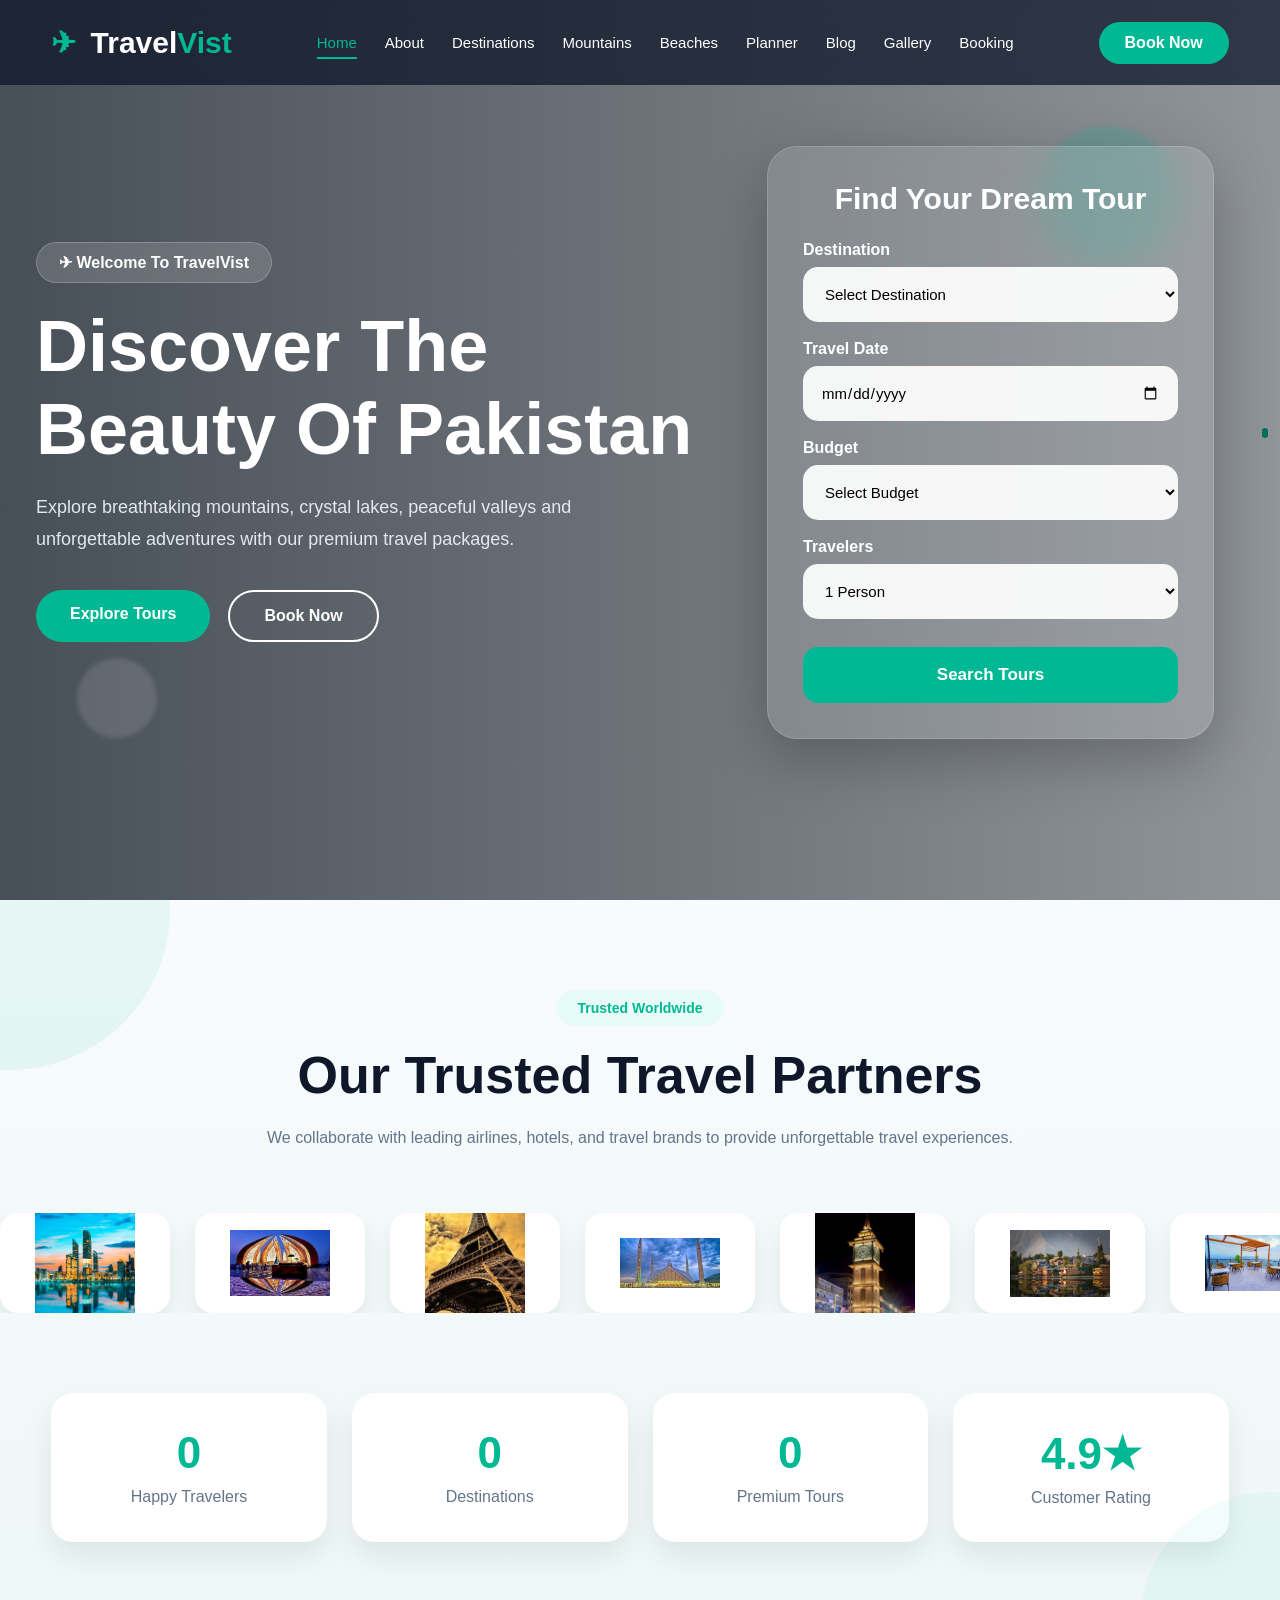
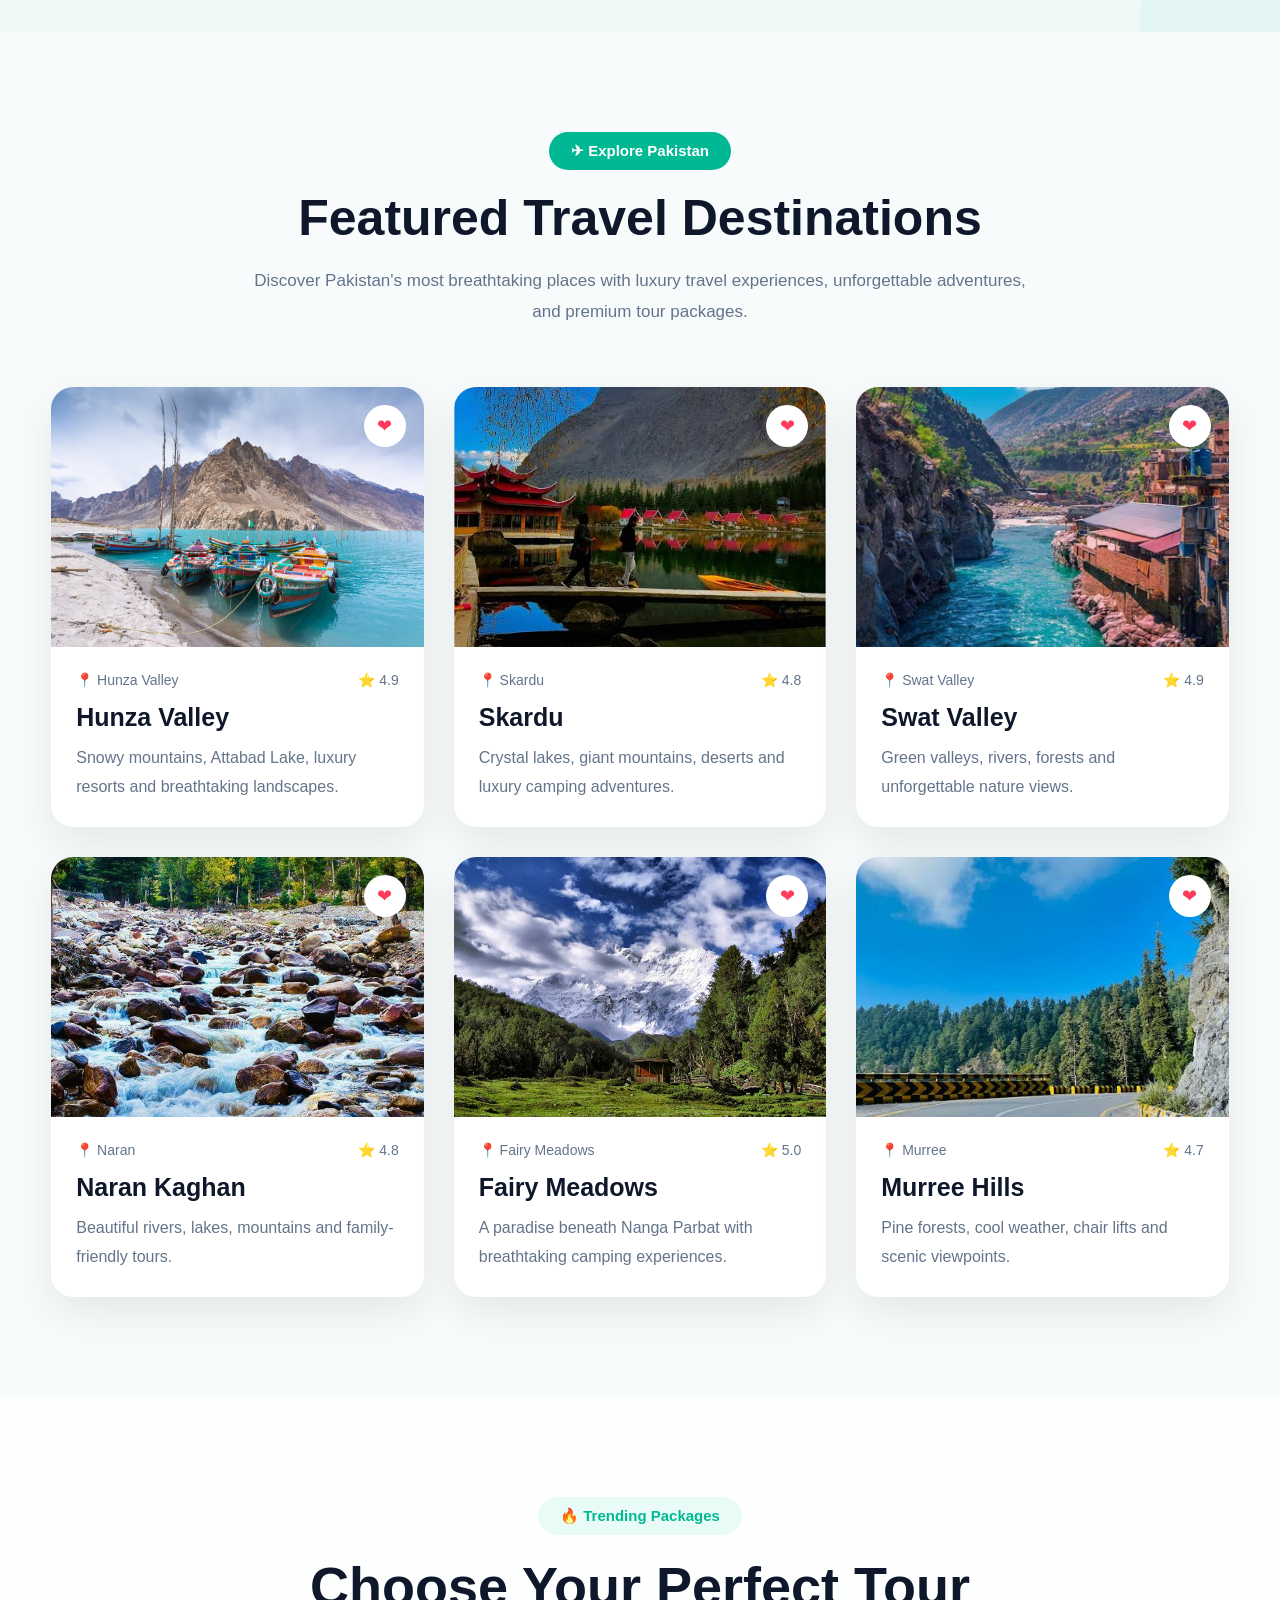
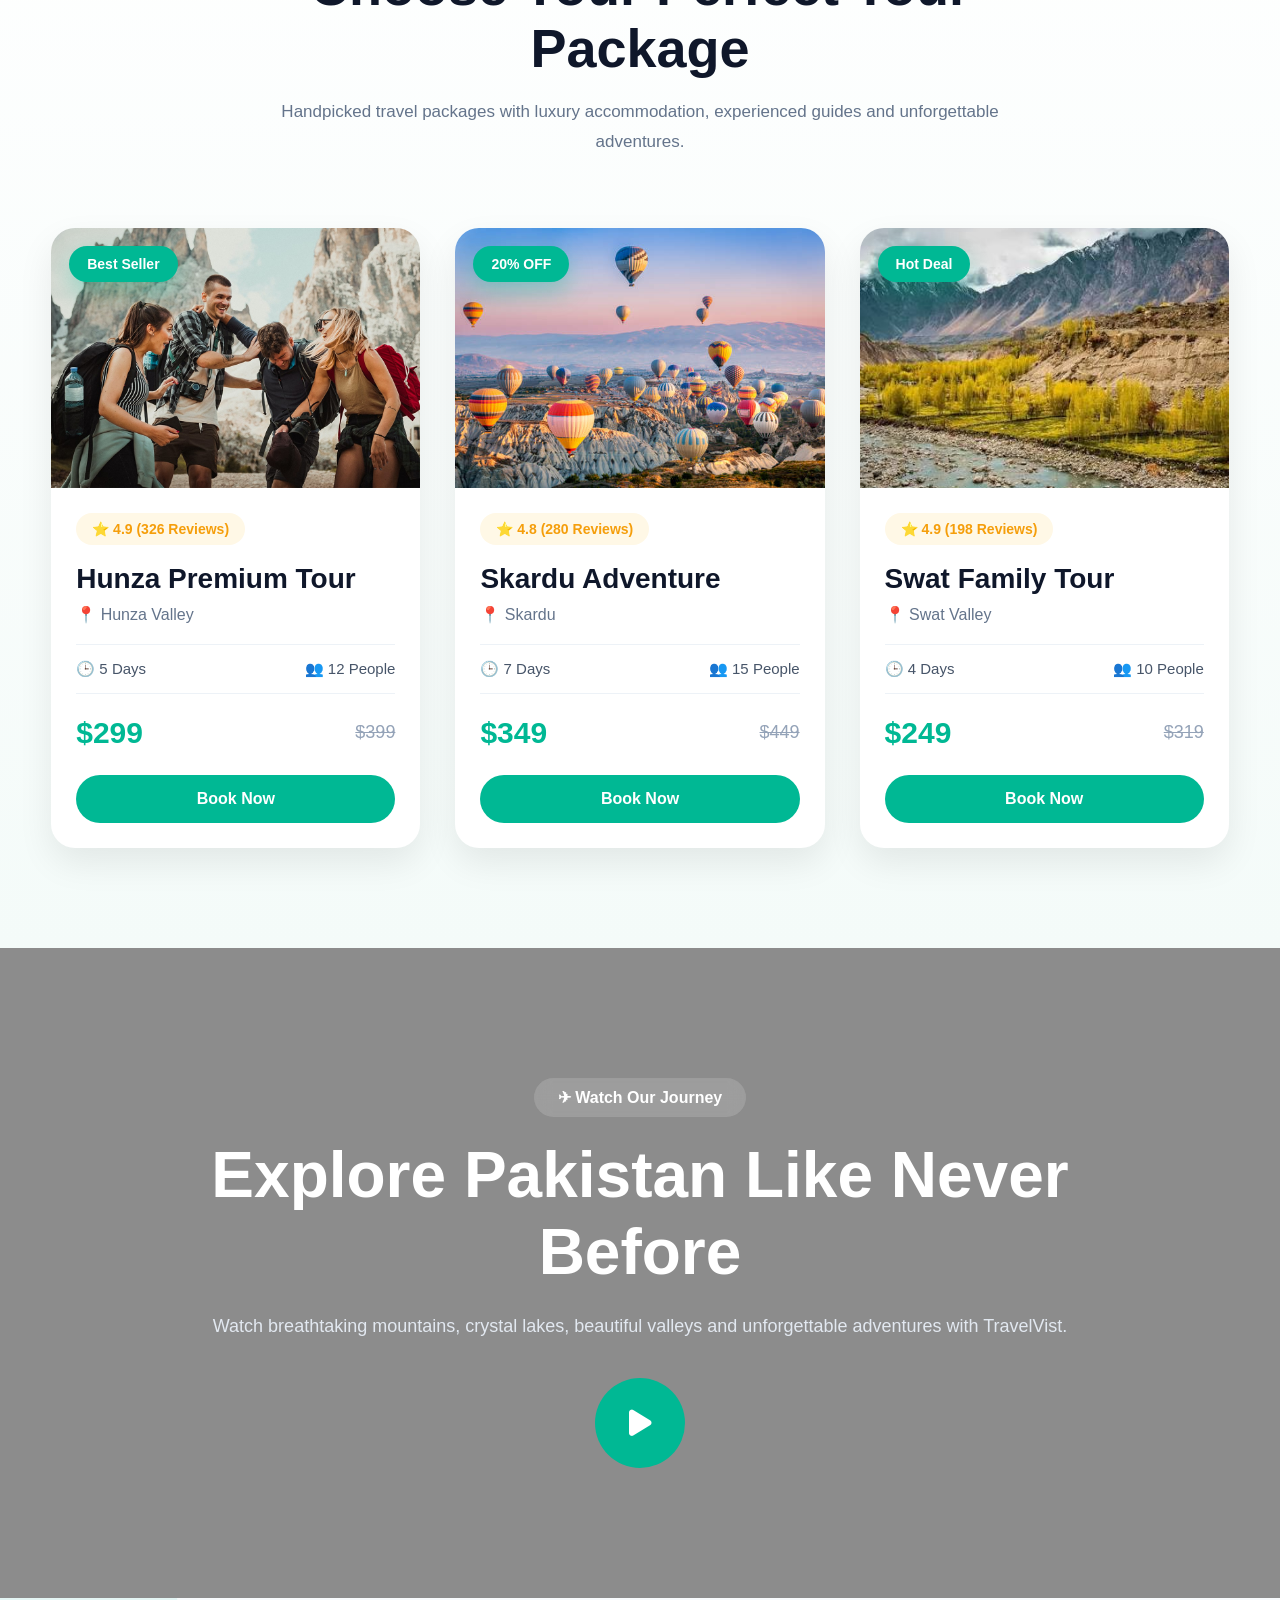
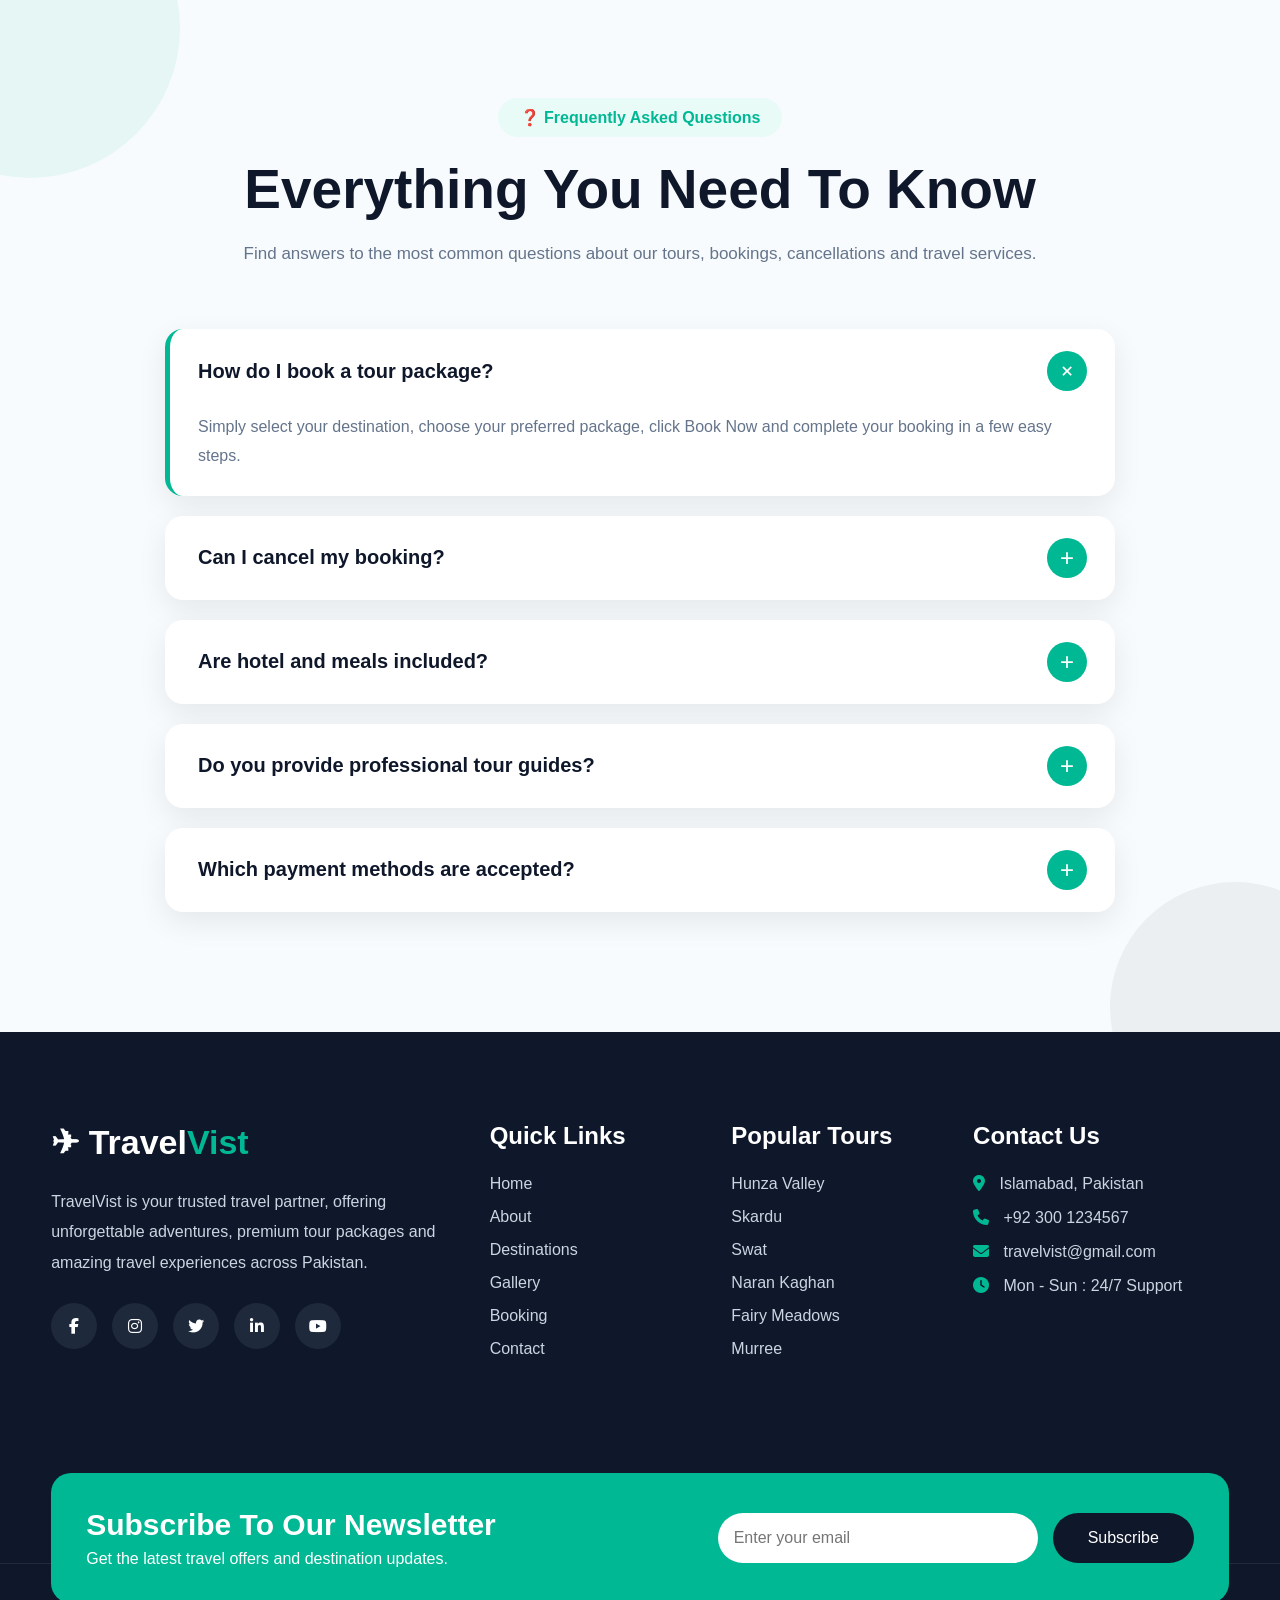
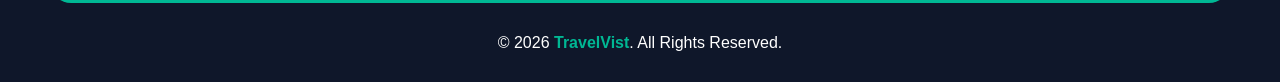
<file: index.html>
<!DOCTYPE html>
<html lang="en">
<head>
    <meta charset="UTF-8">
    <meta name="viewport" content="width=device-width, initial-scale=1.0">
    <title>Document</title>
    <link rel="stylesheet"
href="https://cdnjs.cloudflare.com/ajax/libs/font-awesome/6.6.0/css/all.min.css">
    <link rel="stylesheet" href="css/style.css">
</head>
<body>
    

<!--======================
    TravelVist Navbar
=======================-->

<header class="tv-header">

    <div class="tv-container">

        <!-- Logo -->

        <a href="#" class="tv-logo">
            <span class="tv-plane">✈</span>
            Travel<span>Vist</span>
        </a>

        <!-- Navigation -->

        <ul class="tv-nav-menu">

            <li><a href="#" class="active">Home</a></li>
            <li><a href="#">About</a></li>
            <li><a href="destination.html">Destinations</a></li>
            <li><a href="#">Mountains</a></li>
            <li><a href="Beaches.html">Beaches</a></li>
            <li><a href="#">Planner</a></li>
            <li><a href="#">Blog</a></li>
            <li><a href="#">Gallery</a></li>
            <li><a href="#">Booking</a></li>

        </ul>

        <!-- Right Side -->

        <a href="#" class="tv-book-btn">
            Book Now
        </a>

        <!-- Mobile Button -->

        <div class="tv-menu-btn">

            <span></span>
            <span></span>
            <span></span>

        </div>

    </div>

</header>

<!-- /////////////////////////////navbar end -->
 <!-- //////////////////////////////hero start -->
<!-- =========================================
        TravelVist Premium Hero Section
========================================== -->
<!--=========================================
        TravelVist Premium Hero Section
==========================================-->

<section class="tv-hero">

    <!-- Background Video -->
  <video class="tv-bg-video" autoplay muted loop playsinline preload="auto">
    <source src="https://res.cloudinary.com/btylrcpg/video/upload/q_auto,f_auto,w_1280/v1789672412/19150358-uhd_3840_2160_60fps.mp4" type="video/mp4">
    Your browser does not support the video tag.
</video>

    <!-- Overlay -->
    <div class="tv-overlay"></div>

    <!-- Floating Shapes -->
    <div class="tv-shape shape1"></div>
    <div class="tv-shape shape2"></div>

    <!-- Hero Content -->
    <div class="tv-hero-container">

        <!-- Left Content -->
        <div class="tv-left">

            <span class="tv-badge">
                ✈ Welcome To TravelVist
            </span>

            <h1 id="heroTitle">
                Discover The Beauty Of Pakistan
            </h1>

            <p id="heroText">
                Explore breathtaking mountains, crystal lakes,
                peaceful valleys and unforgettable adventures
                with our premium travel packages.
            </p>

            <div class="tv-buttons">

                <a href="#" class="tv-btn1">
                    Explore Tours
                </a>

                <a href="#" class="tv-btn2">
                    Book Now
                </a>

            </div>
        
        </div>

        <!-- Search Card (Same Design) -->
        <div class="tv-search-card">

            <h2>Find Your Dream Tour</h2>

            <form>

                <div class="tv-input-box">
                    <label>Destination</label>

                    <select>
                        <option>Select Destination</option>
                        <option>Hunza</option>
                        <option>Skardu</option>
                        <option>Swat</option>
                        <option>Naran</option>
                        <option>Murree</option>
                    </select>
                </div>

                <div class="tv-input-box">
                    <label>Travel Date</label>
                    <input type="date">
                </div>

                <div class="tv-input-box">
                    <label>Budget</label>

                    <select>
                        <option>Select Budget</option>
                        <option>$100 - $300</option>
                        <option>$300 - $600</option>
                        <option>$600 - $1000</option>
                        <option>$1000+</option>
                    </select>

                </div>

                <div class="tv-input-box">

                    <label>Travelers</label>

                    <select>
                        <option>1 Person</option>
                        <option>2 Persons</option>
                        <option>Family</option>
                        <option>Group</option>
                    </select>

                </div>

                <button type="submit">
                    Search Tours
                </button>

            </form>

        </div>

    </div>

    <!-- Scroll -->
    <div class="tv-scroll">
        <span></span>
    </div>

</section>
  <!-- ////////////////////////////hero end -->
<!-- /////////////////////////////////////sec section  start -->
 <!--==========================================
      TravelVist Trusted Partners Section
===========================================-->

<section class="tv-partners">

    <div class="tv-section-title">

        <span>Trusted Worldwide</span>

        <h2>Our Trusted Travel Partners</h2>

        <p>
            We collaborate with leading airlines, hotels, and travel brands
            to provide unforgettable travel experiences.
        </p>

    </div>

    <!-- Logo Slider -->

    <div class="tv-logo-slider">

        <div class="tv-logo-track">

            <div class="tv-logo-item">
                <img src="img/logo1.jpg" alt="">
            </div>

            <div class="tv-logo-item">
                <img src="img/logo2..jpg" alt="">
            </div>

            <div class="tv-logo-item">
                <img src="img/logo3.jpg" alt="">
            </div>

            <div class="tv-logo-item">
                <img src="img/logo4.jpg" alt="">
            </div>

            <div class="tv-logo-item">
                <img src="img/logo5.jpg" alt="">
            </div>

            <div class="tv-logo-item">
                <img src="img/logo6.jpg" alt="">
            </div>

            <!-- Duplicate for Infinite Slider -->

            <div class="tv-logo-item">
                <img src="img/logo7.jpg" alt="">
            </div>

            <div class="tv-logo-item">
                <img src="img/logo8.jpg" alt="">
            </div>

            <div class="tv-logo-item">
                <img src="img/logo9.jpg" alt="">
            </div>

            <div class="tv-logo-item">
                <img src="img/logo10.jpg" alt="">
            </div>

            <div class="tv-logo-item">
                <img src="img/logo5.jpg" alt="">
            </div>

            <div class="tv-logo-item">
                <img src="img/logo6.jpg" alt="">
            </div>

        </div>

    </div>

    <!-- Statistics -->

    <div class="tv-stats">

        <div class="tv-stat-card">

            <h3 class="counter" data-target="25000">0</h3>

            <p>Happy Travelers</p>

        </div>

        <div class="tv-stat-card">

            <h3 class="counter" data-target="150">0</h3>

            <p>Destinations</p>

        </div>

        <div class="tv-stat-card">

            <h3 class="counter" data-target="500">0</h3>

            <p>Premium Tours</p>

        </div>

        <div class="tv-stat-card">

            <h3>4.9★</h3>

            <p>Customer Rating</p>

        </div>

    </div>

</section>
<!-- ////////////////////////sec section end -->
<!-- /////////////////////////// third tart -->
 <!--====================================================
        TravelVist Featured Destinations
=====================================================-->

<section class="tv-featured">

    <div class="tv-featured-header">

        <span class="tv-subtitle">
            ✈ Explore Pakistan
        </span>

        <h2>
            Featured Travel Destinations
        </h2>

        <p>
            Discover Pakistan's most breathtaking places with luxury travel
            experiences, unforgettable adventures, and premium tour packages.
        </p>

    </div>

    <div class="tv-featured-grid">

        <!-- Card 1 -->

        <div class="tv-place-card">

            <div class="tv-place-img">

                <img src="img/hunzavalley.jpg" alt="Hunza Valley">

                <div class="tv-place-overlay">

                    <span class="tv-price">
                        From $299
                    </span>

                    <a href="#" class="tv-explore-btn">
                        Explore
                    </a>

                </div>

                <div class="tv-heart">
                    ❤
                </div>

            </div>

            <div class="tv-place-content">

                <div class="tv-place-top">

                    <span>📍 Hunza Valley</span>

                    <span>⭐ 4.9</span>

                </div>

                <h3>Hunza Valley</h3>

                <p>
                    Snowy mountains, Attabad Lake,
                    luxury resorts and breathtaking landscapes.
                </p>

            </div>

        </div>

        <!-- Card 2 -->

        <div class="tv-place-card">

            <div class="tv-place-img">

                <img src="img/skarduu.jpg" alt="Skardu">

                <div class="tv-place-overlay">

                    <span class="tv-price">
                        From $349
                    </span>

                    <a href="#" class="tv-explore-btn">
                        Explore
                    </a>

                </div>

                <div class="tv-heart">
                    ❤
                </div>

            </div>

            <div class="tv-place-content">

                <div class="tv-place-top">

                    <span>📍 Skardu</span>

                    <span>⭐ 4.8</span>

                </div>

                <h3>Skardu</h3>

                <p>
                    Crystal lakes, giant mountains,
                    deserts and luxury camping adventures.
                </p>

            </div>

        </div>

        <!-- Card 3 -->

        <div class="tv-place-card">

            <div class="tv-place-img">

                <img src="img/swatvalley.jpg" alt="Swat">

                <div class="tv-place-overlay">

                    <span class="tv-price">
                        From $249
                    </span>

                    <a href="#" class="tv-explore-btn">
                        Explore
                    </a>

                </div>

                <div class="tv-heart">
                    ❤
                </div>

            </div>

            <div class="tv-place-content">

                <div class="tv-place-top">

                    <span>📍 Swat Valley</span>

                    <span>⭐ 4.9</span>

                </div>

                <h3>Swat Valley</h3>

                <p>
                    Green valleys, rivers,
                    forests and unforgettable nature views.
                </p>

            </div>

        </div>

        <!-- Card 4 -->

        <div class="tv-place-card">

            <div class="tv-place-img">

                <img src="img/narann.jpg" alt="Naran">

                <div class="tv-place-overlay">

                    <span class="tv-price">
                        From $279
                    </span>

                    <a href="#" class="tv-explore-btn">
                        Explore
                    </a>

                </div>

                <div class="tv-heart">
                    ❤
                </div>

            </div>

            <div class="tv-place-content">

                <div class="tv-place-top">

                    <span>📍 Naran</span>

                    <span>⭐ 4.8</span>

                </div>

                <h3>Naran Kaghan</h3>

                <p>
                    Beautiful rivers, lakes,
                    mountains and family-friendly tours.
                </p>

            </div>

        </div>

        <!-- Card 5 -->

        <div class="tv-place-card">

            <div class="tv-place-img">

                <img src="img/fairyjpg.jpg" alt="Fairy Meadows">

                <div class="tv-place-overlay">

                    <span class="tv-price">
                        From $399
                    </span>

                    <a href="#" class="tv-explore-btn">
                        Explore
                    </a>

                </div>

                <div class="tv-heart">
                    ❤
                </div>

            </div>

            <div class="tv-place-content">

                <div class="tv-place-top">

                    <span>📍 Fairy Meadows</span>

                    <span>⭐ 5.0</span>

                </div>

                <h3>Fairy Meadows</h3>

                <p>
                    A paradise beneath Nanga Parbat
                    with breathtaking camping experiences.
                </p>

            </div>

        </div>

        <!-- Card 6 -->

        <div class="tv-place-card">

            <div class="tv-place-img">

                <img src="img/murreejpg.jpg" alt="Murree">

                <div class="tv-place-overlay">

                    <span class="tv-price">
                        From $199
                    </span>

                    <a href="#" class="tv-explore-btn">
                        Explore
                    </a>

                </div>

                <div class="tv-heart">
                    ❤
                </div>

            </div>

            <div class="tv-place-content">

                <div class="tv-place-top">

                    <span>📍 Murree</span>

                    <span>⭐ 4.7</span>

                </div>

                <h3>Murree Hills</h3>

                <p>
                    Pine forests, cool weather,
                    chair lifts and scenic viewpoints.
                </p>

            </div>

        </div>

    </div>

</section>
 <!-- /////////////////////////third end -->
<!-- //////////////////////////fourth start -->
 <!--====================================================
        TravelVist Trending Tour Packages
=====================================================-->

<section class="tv-packages">

    <div class="tv-packages-heading">

        <span>🔥 Trending Packages</span>

        <h2>Choose Your Perfect Tour Package</h2>

        <p>
            Handpicked travel packages with luxury accommodation,
            experienced guides and unforgettable adventures.
        </p>

    </div>

    <div class="tv-package-grid">

        <!-- Package 1 -->

        <div class="tv-package-card">

            <div class="tv-package-image">

                <img src="img/bg-hero.jpg" alt="Hunza Tour">

                <span class="tv-sale-tag">Best Seller</span>

            </div>

            <div class="tv-package-content">

                <div class="tv-rating">
                    ⭐ 4.9 (326 Reviews)
                </div>

                <h3>Hunza Premium Tour</h3>

                <p class="tv-location">📍 Hunza Valley</p>

                <div class="tv-info">

                    <span>🕒 5 Days</span>
                    <span>👥 12 People</span>

                </div>

                <div class="tv-price-box">

                    <h4>$299</h4>

                    <del>$399</del>

                </div>

                <a href="#" class="tv-book-package">

                    Book Now

                </a>

            </div>

        </div>

        <!-- Package 2 -->

        <div class="tv-package-card">

            <div class="tv-package-image">

                <img src="img/istockphoto-1484200613-612x612.jpg" alt="Skardu Tour">

                <span class="tv-sale-tag">20% OFF</span>

            </div>

            <div class="tv-package-content">

                <div class="tv-rating">
                    ⭐ 4.8 (280 Reviews)
                </div>

                <h3>Skardu Adventure</h3>

                <p class="tv-location">📍 Skardu</p>

                <div class="tv-info">

                    <span>🕒 7 Days</span>
                    <span>👥 15 People</span>

                </div>

                <div class="tv-price-box">

                    <h4>$349</h4>

                    <del>$449</del>

                </div>

                <a href="#" class="tv-book-package">

                    Book Now

                </a>

            </div>

        </div>

        <!-- Package 3 -->

        <div class="tv-package-card">

            <div class="tv-package-image">

                <img src="img/hunza.jpg" alt="Swat Tour">

                <span class="tv-sale-tag">Hot Deal</span>

            </div>

            <div class="tv-package-content">

                <div class="tv-rating">
                    ⭐ 4.9 (198 Reviews)
                </div>

                <h3>Swat Family Tour</h3>

                <p class="tv-location">📍 Swat Valley</p>

                <div class="tv-info">

                    <span>🕒 4 Days</span>
                    <span>👥 10 People</span>

                </div>

                <div class="tv-price-box">

                    <h4>$249</h4>

                    <del>$319</del>

                </div>

                <a href="#" class="tv-book-package">

                    Book Now

                </a>

            </div>

        </div>

    </div>

</section>
<!-- /////////////////////////fourth end -->
 <!-- //////////////////////////////video start -->
  <!--==================================================
        TravelVist Video Banner
===================================================-->
<!--==========================================
        TravelVist Video Banner
===========================================-->

<section class="tv-video-banner">

  
    <video class="tv-bg-video" autoplay muted loop playsinline preload="auto">
    <source src="https://res.cloudinary.com/btylrcpg/video/upload/q_auto,f_auto,w_1280/v1789751438/15405312-uhd_3840_2160_30fps.mp4" type="video/mp4">
    Your browser does not support the video tag.
</video>

    <!-- Dark Overlay -->
    <div class="tv-video-overlay"></div>

    <!-- Banner Content -->
    <div class="tv-video-content">

        <span class="tv-video-tag">
            ✈ Watch Our Journey
        </span>

        <h2>
            Explore Pakistan Like Never Before
        </h2>

        <p>
            Watch breathtaking mountains, crystal lakes, beautiful valleys
            and unforgettable adventures with TravelVist.
        </p>

        <div class="tv-play-btn" id="openVideo">
            <i class="fas fa-play"></i>
        </div>

    </div>

</section>


</div>
  <!-- //////////////////////////////video end -->
   <!-- //////////////////////////////faq start -->
    <!--==================================================
            TravelVist Premium FAQ
===================================================-->

<section class="tv-faq">

    <div class="tv-faq-header">

        <span>❓ Frequently Asked Questions</span>

        <h2>Everything You Need To Know</h2>

        <p>
            Find answers to the most common questions about our tours,
            bookings, cancellations and travel services.
        </p>

    </div>

    <div class="tv-faq-container">

        <div class="tv-faq-item active">

            <div class="tv-faq-question">

                <h3>How do I book a tour package?</h3>

                <span>+</span>

            </div>

            <div class="tv-faq-answer">

                <p>
                    Simply select your destination, choose your preferred
                    package, click Book Now and complete your booking in a
                    few easy steps.
                </p>

            </div>

        </div>

        <div class="tv-faq-item">

            <div class="tv-faq-question">

                <h3>Can I cancel my booking?</h3>

                <span>+</span>

            </div>

            <div class="tv-faq-answer">

                <p>
                    Yes. Cancellation policies depend on the selected package.
                    Please check the package details before confirming.
                </p>

            </div>

        </div>

        <div class="tv-faq-item">

            <div class="tv-faq-question">

                <h3>Are hotel and meals included?</h3>

                <span>+</span>

            </div>

            <div class="tv-faq-answer">

                <p>
                    Most premium packages include hotel accommodation,
                    breakfast and transport. Details are shown on each package.
                </p>

            </div>

        </div>

        <div class="tv-faq-item">

            <div class="tv-faq-question">

                <h3>Do you provide professional tour guides?</h3>

                <span>+</span>

            </div>

            <div class="tv-faq-answer">

                <p>
                    Yes. Every premium tour includes experienced local guides
                    to ensure a safe and memorable trip.
                </p>

            </div>

        </div>

        <div class="tv-faq-item">

            <div class="tv-faq-question">

                <h3>Which payment methods are accepted?</h3>

                <span>+</span>

            </div>

            <div class="tv-faq-answer">

                <p>
                    We accept bank transfer, debit cards, credit cards and
                    selected digital payment methods.
                </p>

            </div>

        </div>

    </div>

</section>
    <!-- //////////////////////////////faq end -->
     <!-- ////////////////////////////////footer start -->
      <!--==================================================
            TravelVist Premium Footer
===================================================-->

<footer class="tv-footer">

    <div class="tv-footer-container">

        <!-- Company -->

        <div class="tv-footer-about">

            <a href="#" class="tv-footer-logo">
                ✈ Travel<span>Vist</span>
            </a>

            <p>
                TravelVist is your trusted travel partner, offering unforgettable
                adventures, premium tour packages and amazing travel experiences
                across Pakistan.

            </p>

            <div class="tv-footer-social">

                <a href="#"><i class="fab fa-facebook-f"></i></a>

                <a href="#"><i class="fab fa-instagram"></i></a>

                <a href="#"><i class="fab fa-twitter"></i></a>

                <a href="#"><i class="fab fa-linkedin-in"></i></a>

                <a href="#"><i class="fab fa-youtube"></i></a>

            </div>

        </div>

        <!-- Quick Links -->

        <div class="tv-footer-links">

            <h3>Quick Links</h3>

            <ul>

                <li><a href="#">Home</a></li>

                <li><a href="#">About</a></li>

                <li><a href="#">Destinations</a></li>

                <li><a href="#">Gallery</a></li>

                <li><a href="#">Booking</a></li>

                <li><a href="#">Contact</a></li>

            </ul>

        </div>

        <!-- Tours -->

        <div class="tv-footer-links">

            <h3>Popular Tours</h3>

            <ul>

                <li><a href="#">Hunza Valley</a></li>

                <li><a href="#">Skardu</a></li>

                <li><a href="#">Swat</a></li>

                <li><a href="#">Naran Kaghan</a></li>

                <li><a href="#">Fairy Meadows</a></li>

                <li><a href="#">Murree</a></li>

            </ul>

        </div>

        <!-- Contact -->

        <div class="tv-footer-contact">

            <h3>Contact Us</h3>

            <p><i class="fas fa-map-marker-alt"></i> Islamabad, Pakistan</p>

            <p><i class="fas fa-phone"></i> +92 300 1234567</p>

            <p><i class="fas fa-envelope"></i> travelvist@gmail.com</p>

            <p><i class="fas fa-clock"></i> Mon - Sun : 24/7 Support</p>

        </div>

    </div>

    <!-- Newsletter -->

    <div class="tv-newsletter">

        <div class="tv-news-content">

            <h3>Subscribe To Our Newsletter</h3>

            <p>Get the latest travel offers and destination updates.</p>

        </div>

        <form>

            <input type="email" placeholder="Enter your email">

            <button type="submit">Subscribe</button>

        </form>

    </div>

    <!-- Bottom -->

    <div class="tv-footer-bottom">

        <p>

            © 2026 <span>TravelVist</span>. All Rights Reserved.

        </p>

    </div>

</footer>

<!-- Font Awesome -->
<link rel="stylesheet"
href="https://cdnjs.cloudflare.com/ajax/libs/font-awesome/6.6.0/css/all.min.css">
      <!-- ////////////////////////////////footer end -->
<script src="js/app.js"></script>
</body>
</html>
</file>
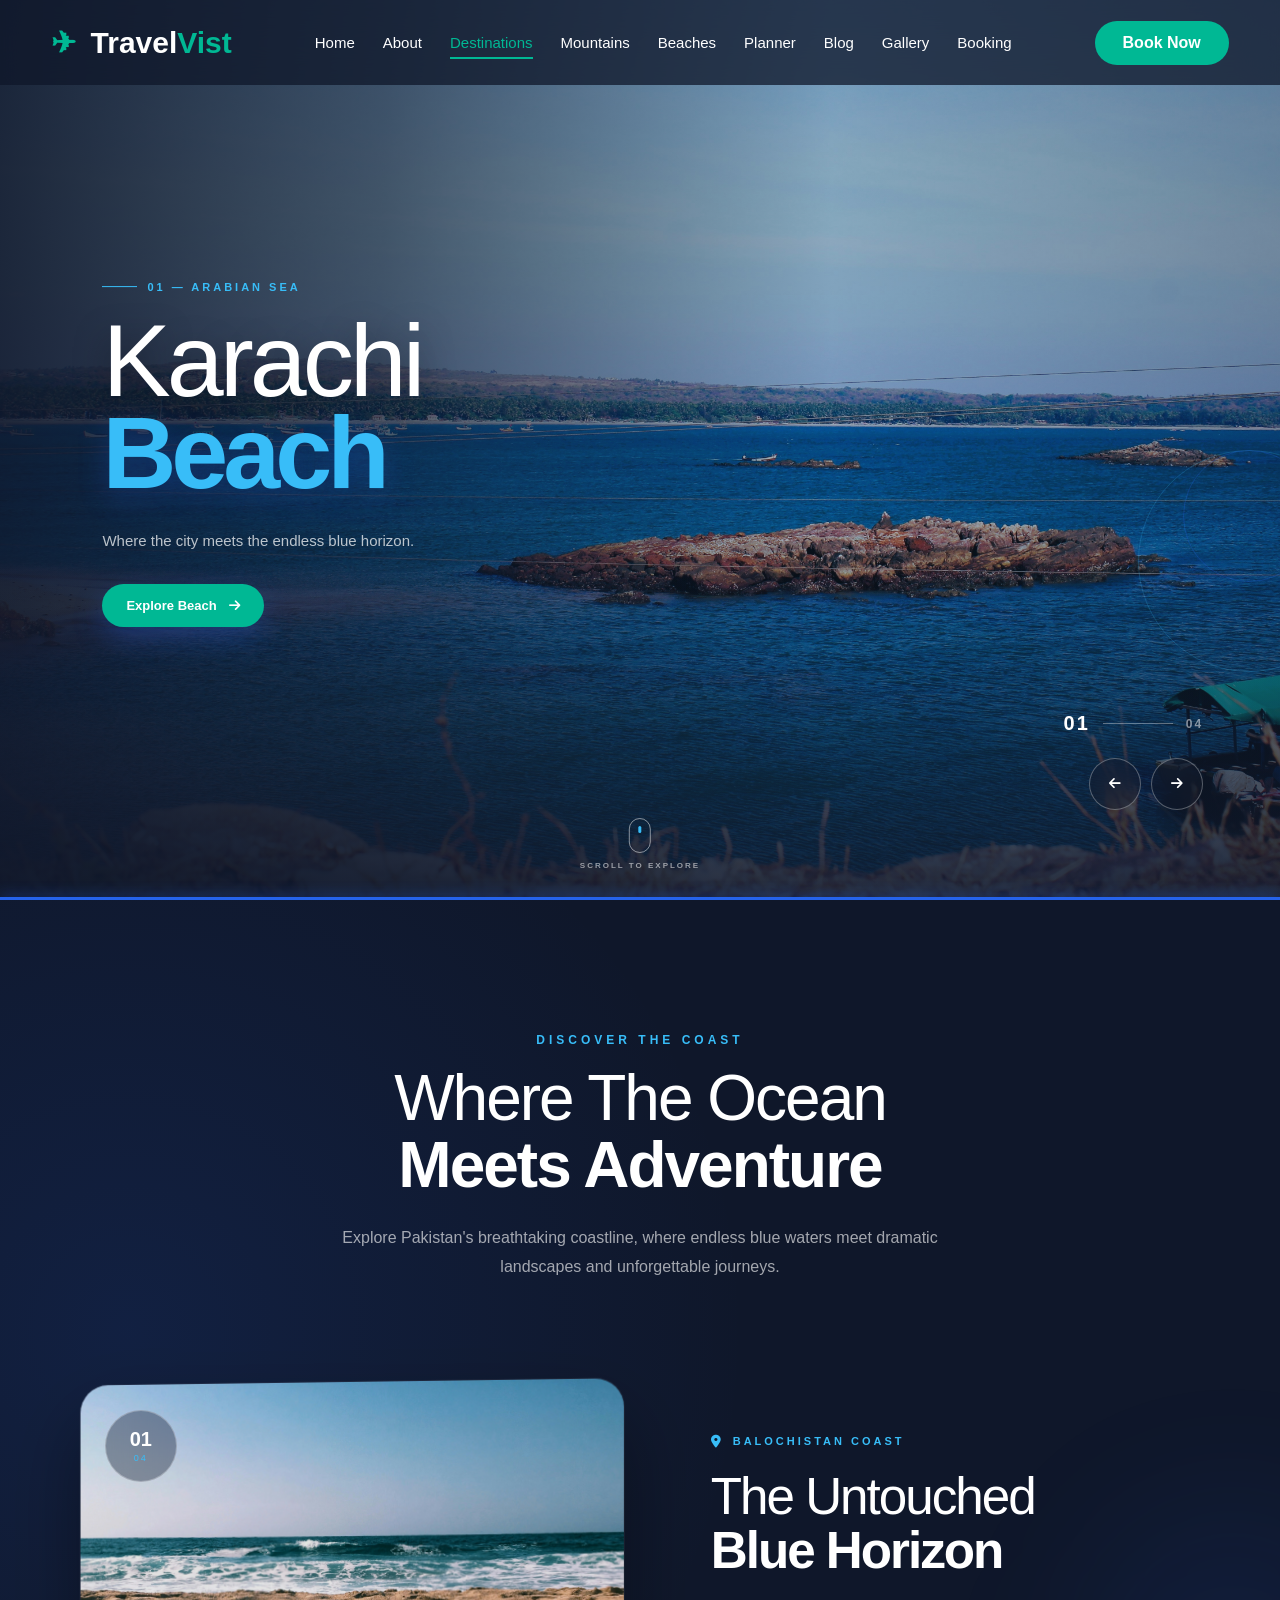
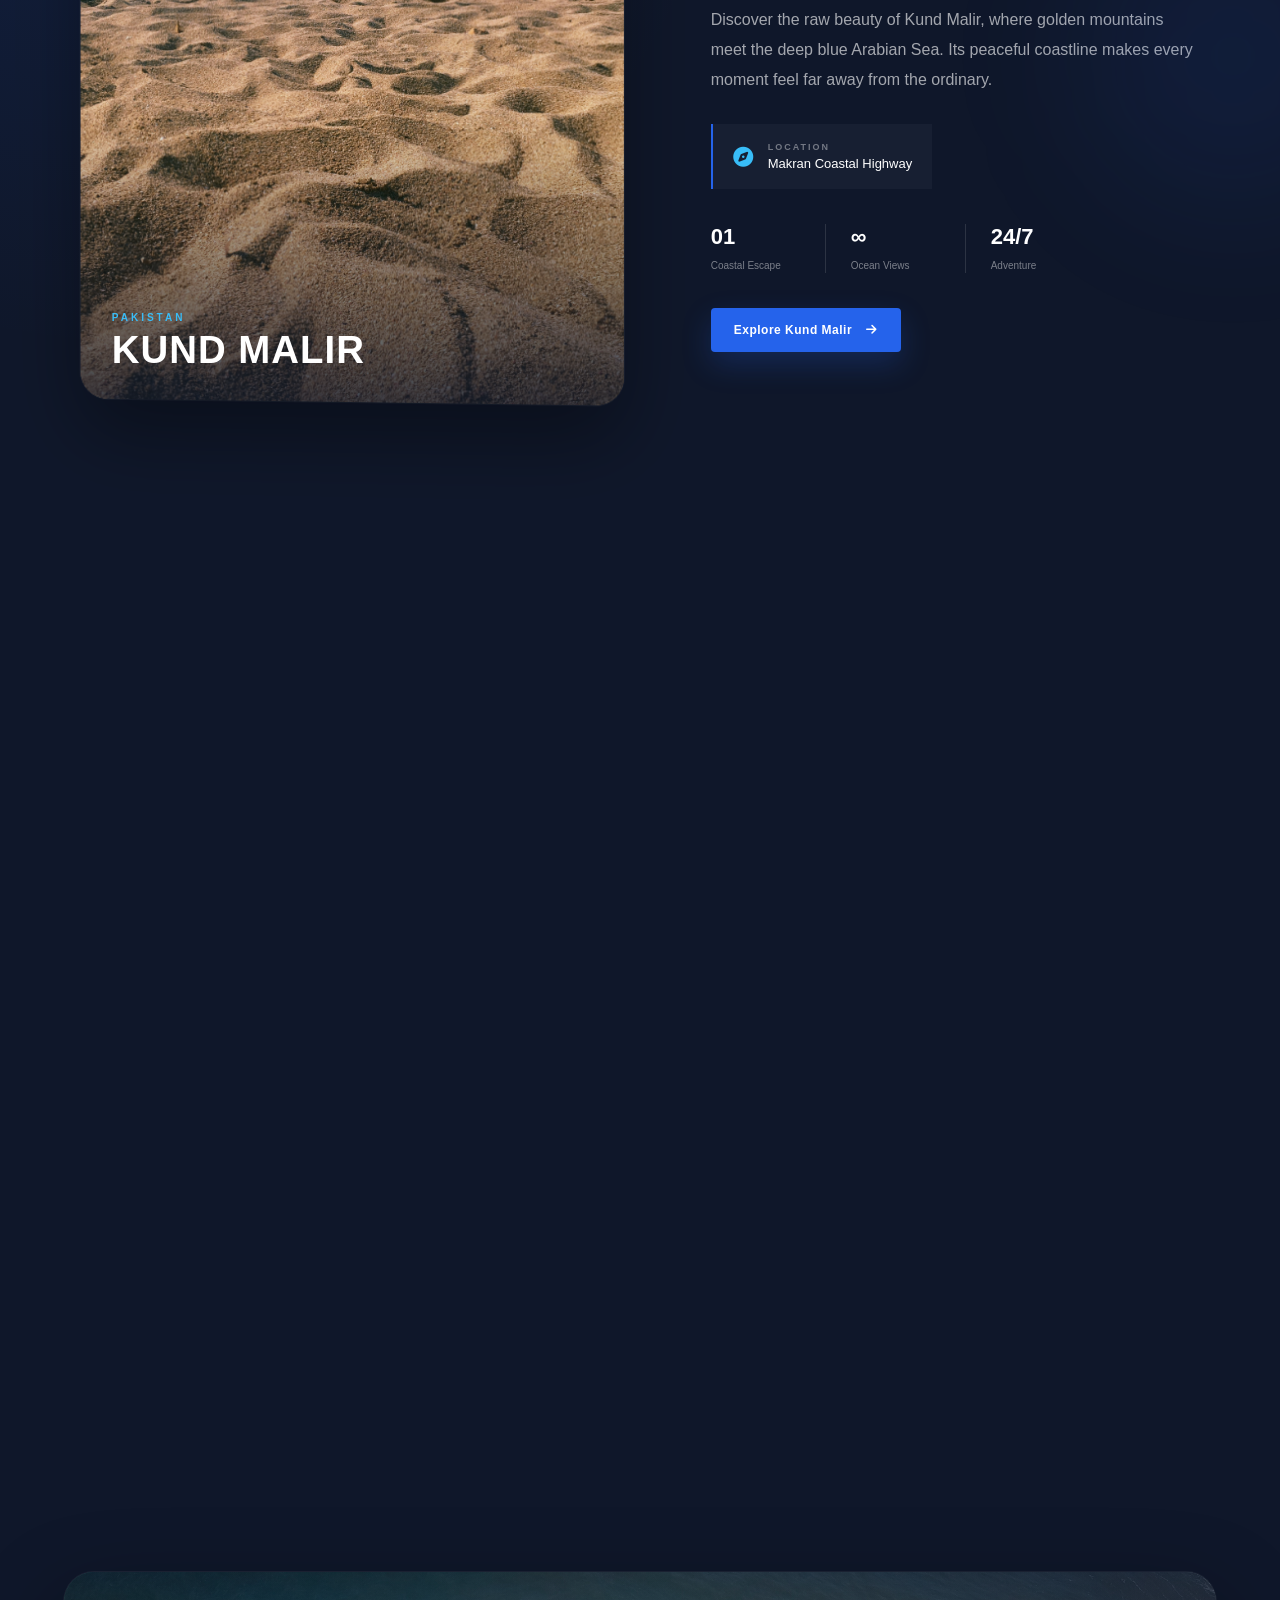
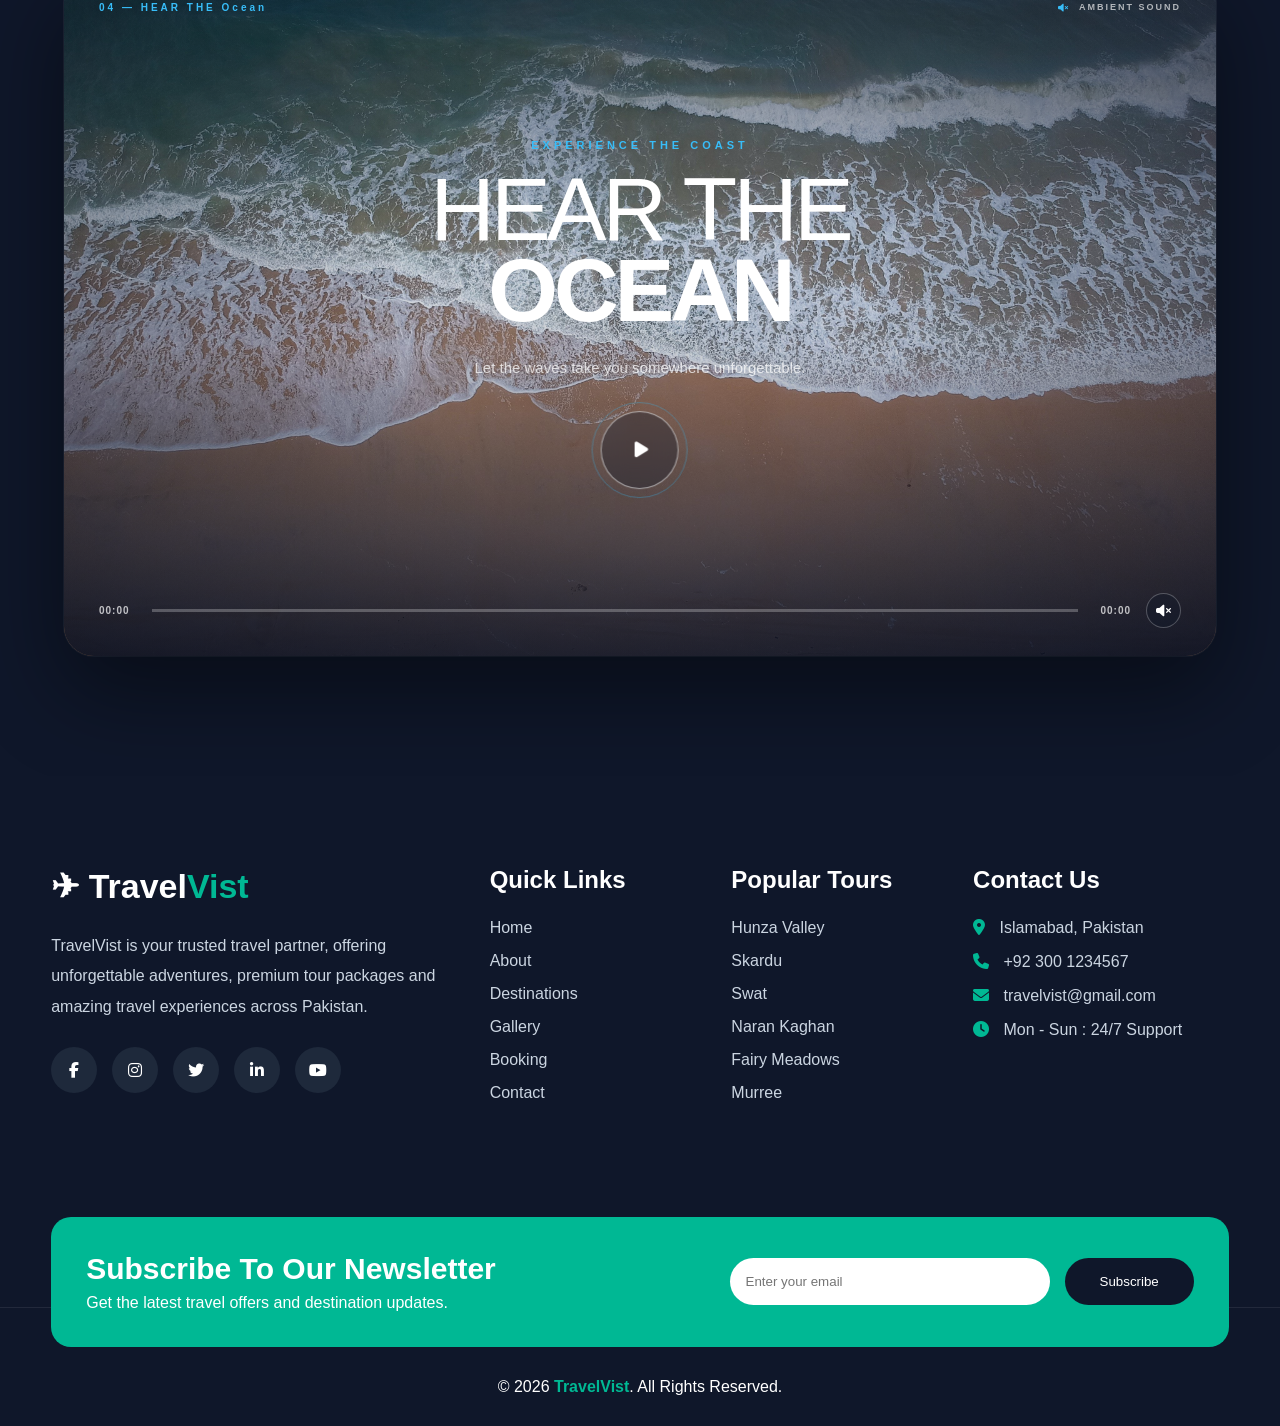
<file: Beaches.html>
<!DOCTYPE html>
<html lang="en">
<head>
    <meta charset="UTF-8">
    <meta name="viewport" content="width=device-width, initial-scale=1.0">
    <title>Beaches</title>
    <link rel="stylesheet" href="https://cdnjs.cloudflare.com/ajax/libs/font-awesome/6.5.2/css/all.min.css">
    <link rel="stylesheet" href="./css/Beaches.css">
</head>
<body>
    <!-- ////////////////////////////////////////////navbar start -->
     <header class="tv-header">

    <div class="tv-container">

        <!-- Logo -->

        <a href="index.html" class="tv-logo">

            <span class="tv-plane">✈</span>

            Travel<span>Vist</span>

        </a>

        <!-- Navigation -->

        <ul class="tv-nav-menu">

            <li><a href="index.html">Home</a></li>

            <li><a href="about.html">About</a></li>

            <li><a href="destination.html" class="active">Destinations</a></li>

            <li><a href="mountains.html">Mountains</a></li>

            <li><a href="beaches.html">Beaches</a></li>

            <li><a href="planner.html">Planner</a></li>

            <li><a href="blog.html">Blog</a></li>

            <li><a href="gallery.html">Gallery</a></li>

            <li><a href="booking.html">Booking</a></li>

        </ul>

        <!-- Book Button -->

        <a href="booking.html" class="tv-book-btn">

            Book Now

        </a>

        <!-- Mobile Menu Button -->

        <div class="tv-menu-btn">

            <span></span>
            <span></span>
            <span></span>

        </div>

    </div>

</header>
    <!-- /////////////////////////////////////navbar end -->
    <!--==================================================
              BEACHES CINEMATIC HERO
===================================================-->

<section class="tv-beach-hero">

    <!-- Slides -->

    <div class="tv-beach-slides">


        <!-- SLIDE 01 -->

        <div class="tv-beach-slide active">

            <img
                src="img/karachi.jpg"
                alt="Karachi Beach"
            >

            <div class="tv-beach-overlay"></div>

            <div class="tv-beach-content">

                <span class="tv-beach-eyebrow">
                    01 — ARABIAN SEA
                </span>

                <h1>
                    Karachi
                    <strong>Beach</strong>
                </h1>

                <p>
                    Where the city meets the endless blue horizon.
                </p>

                <a href="#" class="tv-beach-btn">
                    Explore Beach
                    <i class="fa-solid fa-arrow-right"></i>
                </a>

            </div>

        </div>


        <!-- SLIDE 02 -->

        <div class="tv-beach-slide">

            <img
                src="img/kund.jpg"
                alt="Kund Malir Beach"
            >

            <div class="tv-beach-overlay"></div>

            <div class="tv-beach-content">

                <span class="tv-beach-eyebrow">
                    02 — BALOCHISTAN
                </span>

                <h1>
                    Kund
                    <strong>Malir</strong>
                </h1>

                <p>
                    A dramatic coastline surrounded by untouched nature.
                </p>

                <a href="#" class="tv-beach-btn">
                    Explore Beach
                    <i class="fa-solid fa-arrow-right"></i>
                </a>

            </div>

        </div>


        <!-- SLIDE 03 -->

        <div class="tv-beach-slide">

            <img
                src="img/gawadar.jpg"
                alt="Gwadar Beach"
            >

            <div class="tv-beach-overlay"></div>

            <div class="tv-beach-content">

                <span class="tv-beach-eyebrow">
                    03 — GWADAR
                </span>

                <h1>
                    Gwadar
                    <strong>Coast</strong>
                </h1>

                <p>
                    Discover crystal waters and spectacular coastal landscapes.
                </p>

                <a href="#" class="tv-beach-btn">
                    Explore Beach
                    <i class="fa-solid fa-arrow-right"></i>
                </a>

            </div>

        </div>


        <!-- SLIDE 04 -->

        <div class="tv-beach-slide">

            <img
                src="img/beach.jpg"
                alt="Astola Island"
            >

            <div class="tv-beach-overlay"></div>

            <div class="tv-beach-content">

                <span class="tv-beach-eyebrow">
                    04 — ISLAND ESCAPE
                </span>

                <h1>
                    Astola
                    <strong>Island</strong>
                </h1>

                <p>
                    Escape to one of Pakistan's most remarkable islands.
                </p>

                <a href="#" class="tv-beach-btn">
                    Explore Beach
                    <i class="fa-solid fa-arrow-right"></i>
                </a>

            </div>

        </div>

    </div>


    <!--================================================
                    SLIDER CONTROLS
    =================================================-->

    <div class="tv-beach-controls">

        <button
            class="tv-beach-prev"
            aria-label="Previous slide"
        >
            <i class="fa-solid fa-arrow-left"></i>
        </button>

        <button
            class="tv-beach-next"
            aria-label="Next slide"
        >
            <i class="fa-solid fa-arrow-right"></i>
        </button>

    </div>


    <!--================================================
                    SLIDE COUNTER
    =================================================-->

    <div class="tv-beach-counter">

        <span class="tv-current-slide">01</span>

        <span class="tv-counter-line"></span>

        <span>04</span>

    </div>


    <!--================================================
                    PROGRESS BAR
    =================================================-->

    <div class="tv-beach-progress">

        <span></span>

    </div>


    <!-- Scroll Indicator -->

    <div class="tv-beach-scroll">

        <span></span>

        <p>SCROLL TO EXPLORE</p>
    </div>

</section>
<!-- ////////////////////////////////////////////////hero end -->
 <!-- /////////////////////////////////////////////////side bar start -->
  <!-- =========================================
     BEACHES - COAST DISCOVERY SECTIONS
========================================= -->

<section class="tv-coast-discovery">

    <!-- Section Heading -->
    <div class="tv-coast-heading">
        <span>DISCOVER THE COAST</span>
        <h2>Where The Ocean<br><strong>Meets Adventure</strong></h2>
        <p>
            Explore Pakistan's breathtaking coastline, where endless blue
            waters meet dramatic landscapes and unforgettable journeys.
        </p>
    </div>


    <!-- ==============================
         DESTINATION 01
    =============================== -->
    <div class="tv-coast-story tv-coast-story-one">

        <!-- Image -->
        <div class="tv-coast-image-wrap">
            <div class="tv-coast-image">
                <img src="./img/kund.jpg" alt="Kund Malir Beach">
            </div>

            <div class="tv-coast-number">
                <span>01</span>
                <small>04</small>
            </div>

            <div class="tv-coast-image-label">
                <span>PAKISTAN</span>
                <strong>KUND MALIR</strong>
            </div>
        </div>


        <!-- Content -->
        <div class="tv-coast-content">

            <span class="tv-coast-kicker">
                <i class="fa-solid fa-location-dot"></i>
                BALOCHISTAN COAST
            </span>

            <h3>
                The Untouched
                <strong>Blue Horizon</strong>
            </h3>

            <p>
                Discover the raw beauty of Kund Malir, where golden mountains
                meet the deep blue Arabian Sea. Its peaceful coastline makes
                every moment feel far away from the ordinary.
            </p>

            <div class="tv-coast-location">
                <i class="fa-solid fa-compass"></i>
                <div>
                    <small>LOCATION</small>
                    <span>Makran Coastal Highway</span>
                </div>
            </div>

            <div class="tv-coast-stats">
                <div>
                    <strong>01</strong>
                    <span>Coastal Escape</span>
                </div>

                <div>
                    <strong>∞</strong>
                    <span>Ocean Views</span>
                </div>

                <div>
                    <strong>24/7</strong>
                    <span>Adventure</span>
                </div>
            </div>

            <a href="#" class="tv-coast-btn">
                Explore Kund Malir
                <i class="fa-solid fa-arrow-right"></i>
            </a>

        </div>

    </div>


    <!-- ==============================
         DESTINATION 02
    =============================== -->
    <div class="tv-coast-story tv-coast-story-two">

        <!-- Image -->
        <div class="tv-coast-image-wrap">
            <div class="tv-coast-image">
                <img src="./img/karachi.jpg" alt="Gwadar Coast">
            </div>

            <div class="tv-coast-number">
                <span>02</span>
                <small>04</small>
            </div>

            <div class="tv-coast-image-label">
                <span>ARABIAN SEA</span>
                <strong>GWADAR</strong>
            </div>
        </div>


        <!-- Content -->
        <div class="tv-coast-content">

            <span class="tv-coast-kicker">
                <i class="fa-solid fa-location-dot"></i>
                GWADAR COAST
            </span>

            <h3>
                A Journey Into
                <strong>Endless Blue</strong>
            </h3>

            <p>
                From dramatic cliffs to peaceful sea views, Gwadar offers
                a coastline full of character. Experience a different side
                of Pakistan where the ocean becomes part of the journey.
            </p>

            <div class="tv-coast-location">
                <i class="fa-solid fa-compass"></i>
                <div>
                    <small>LOCATION</small>
                    <span>Gwadar, Balochistan</span>
                </div>
            </div>

            <div class="tv-coast-stats">
                <div>
                    <strong>02</strong>
                    <span>Ocean Escape</span>
                </div>

                <div>
                    <strong>360°</strong>
                    <span>Sea Views</span>
                </div>

                <div>
                    <strong>∞</strong>
                    <span>Memories</span>
                </div>
            </div>

            <a href="#" class="tv-coast-btn">
                Explore Gwadar
                <i class="fa-solid fa-arrow-right"></i>
            </a>

        </div>

    </div>

</section>
  <!-- ///////////////////////////////////////////////side bar end -->

  <!-- ////////////////////////////////////////////////last bar start -->
   <!-- =========================================
     CINEMATIC BEACH VIDEO SECTION
========================================= -->

<section class="tv-ocean-cinema">

    <div class="tv-ocean-video-box">

        <!-- YOUR VIDEO -->
       
        <video
    class="tv-ocean-video"
    autoplay
    muted
    loop
    playsinline
    preload="metadata"
    poster="./img/end.jpg">

    <source src="https://res.cloudinary.com/btylrcpg/video/upload/q_auto:low,w_850,br_1500k,f_mp4,vc_h264/v1789752373/12472360_3840_2160_30fps.mp4" type="video/mp4">

    Your browser does not support the video tag.
</video>


        <!-- Cinematic overlays -->
        <div class="tv-ocean-overlay"></div>
        <div class="tv-ocean-vignette"></div>


        <!-- Top label -->
        <div class="tv-ocean-top">
            <span>04 — HEAR THE Ocean </span>

            <div class="tv-ocean-sound">
                <i class="fa-solid fa-volume-xmark"></i>
                <span>AMBIENT SOUND</span>
            </div>
        </div>


        <!-- Center content -->
        <div class="tv-ocean-center">

            <span class="tv-ocean-eyebrow">
                EXPERIENCE THE COAST
            </span>

            <h2>
                Hear The<br>
                <strong>Ocean</strong>
            </h2>

            <p>
                Let the waves take you somewhere unforgettable.
            </p>

            <!-- Play Button -->
            <button
                class="tv-ocean-play"
                type="button"
                aria-label="Play video">

                <i class="fa-solid fa-play"></i>

            </button>

        </div>


        <!-- Bottom controls -->
        <div class="tv-ocean-bottom">

            <span class="tv-ocean-time">00:00</span>

            <div class="tv-ocean-progress">
                <span></span>
            </div>

            <span class="tv-ocean-duration">00:00</span>

            <button
                class="tv-ocean-mute"
                type="button"
                aria-label="Unmute video">

                <i class="fa-solid fa-volume-xmark"></i>

            </button>

        </div>

    </div>

</section>
   <!-- //////////////////////////////////////////////last bar end -->

           <!-- ///////////////////////////////////////////////////footer start  -->
   <!--====================================================
            TRAVELVIST PREMIUM FOOTER
=====================================================-->
<footer class="tv-footer">

    <div class="tv-footer-container">

        <!-- Company -->

        <div class="tv-footer-about">

            <a href="#" class="tv-footer-logo">
                ✈ Travel<span>Vist</span>
            </a>

            <p>
                TravelVist is your trusted travel partner, offering unforgettable
                adventures, premium tour packages and amazing travel experiences
                across Pakistan.

            </p>

            <div class="tv-footer-social">

                <a href="#"><i class="fab fa-facebook-f"></i></a>

                <a href="#"><i class="fab fa-instagram"></i></a>

                <a href="#"><i class="fab fa-twitter"></i></a>

                <a href="#"><i class="fab fa-linkedin-in"></i></a>

                <a href="#"><i class="fab fa-youtube"></i></a>

            </div>

        </div>

        <!-- Quick Links -->

        <div class="tv-footer-links">

            <h3>Quick Links</h3>

            <ul>

                <li><a href="#">Home</a></li>

                <li><a href="#">About</a></li>

                <li><a href="#">Destinations</a></li>

                <li><a href="#">Gallery</a></li>

                <li><a href="#">Booking</a></li>

                <li><a href="#">Contact</a></li>

            </ul>

        </div>

        <!-- Tours -->

        <div class="tv-footer-links">

            <h3>Popular Tours</h3>

            <ul>

                <li><a href="#">Hunza Valley</a></li>

                <li><a href="#">Skardu</a></li>

                <li><a href="#">Swat</a></li>

                <li><a href="#">Naran Kaghan</a></li>

                <li><a href="#">Fairy Meadows</a></li>

                <li><a href="#">Murree</a></li>

            </ul>

        </div>

        <!-- Contact -->

        <div class="tv-footer-contact">

            <h3>Contact Us</h3>

            <p><i class="fas fa-map-marker-alt"></i> Islamabad, Pakistan</p>

            <p><i class="fas fa-phone"></i> +92 300 1234567</p>

            <p><i class="fas fa-envelope"></i> travelvist@gmail.com</p>

            <p><i class="fas fa-clock"></i> Mon - Sun : 24/7 Support</p>

        </div>

    </div>

    <!-- Newsletter -->

    <div class="tv-newsletter">

        <div class="tv-news-content">

            <h3>Subscribe To Our Newsletter</h3>

            <p>Get the latest travel offers and destination updates.</p>

        </div>

        <form>

            <input type="email" placeholder="Enter your email">

            <button type="submit">Subscribe</button>

        </form>

    </div>

    <!-- Bottom -->

    <div class="tv-footer-bottom">

        <p>

            © 2026 <span>TravelVist</span>. All Rights Reserved.

        </p>

    </div>

</footer>
        <!-- ///////////////////////////////////////////////////footer end -->
   
    <script src="./js/Beaches.js"></script>
</body>
</html>
</file>
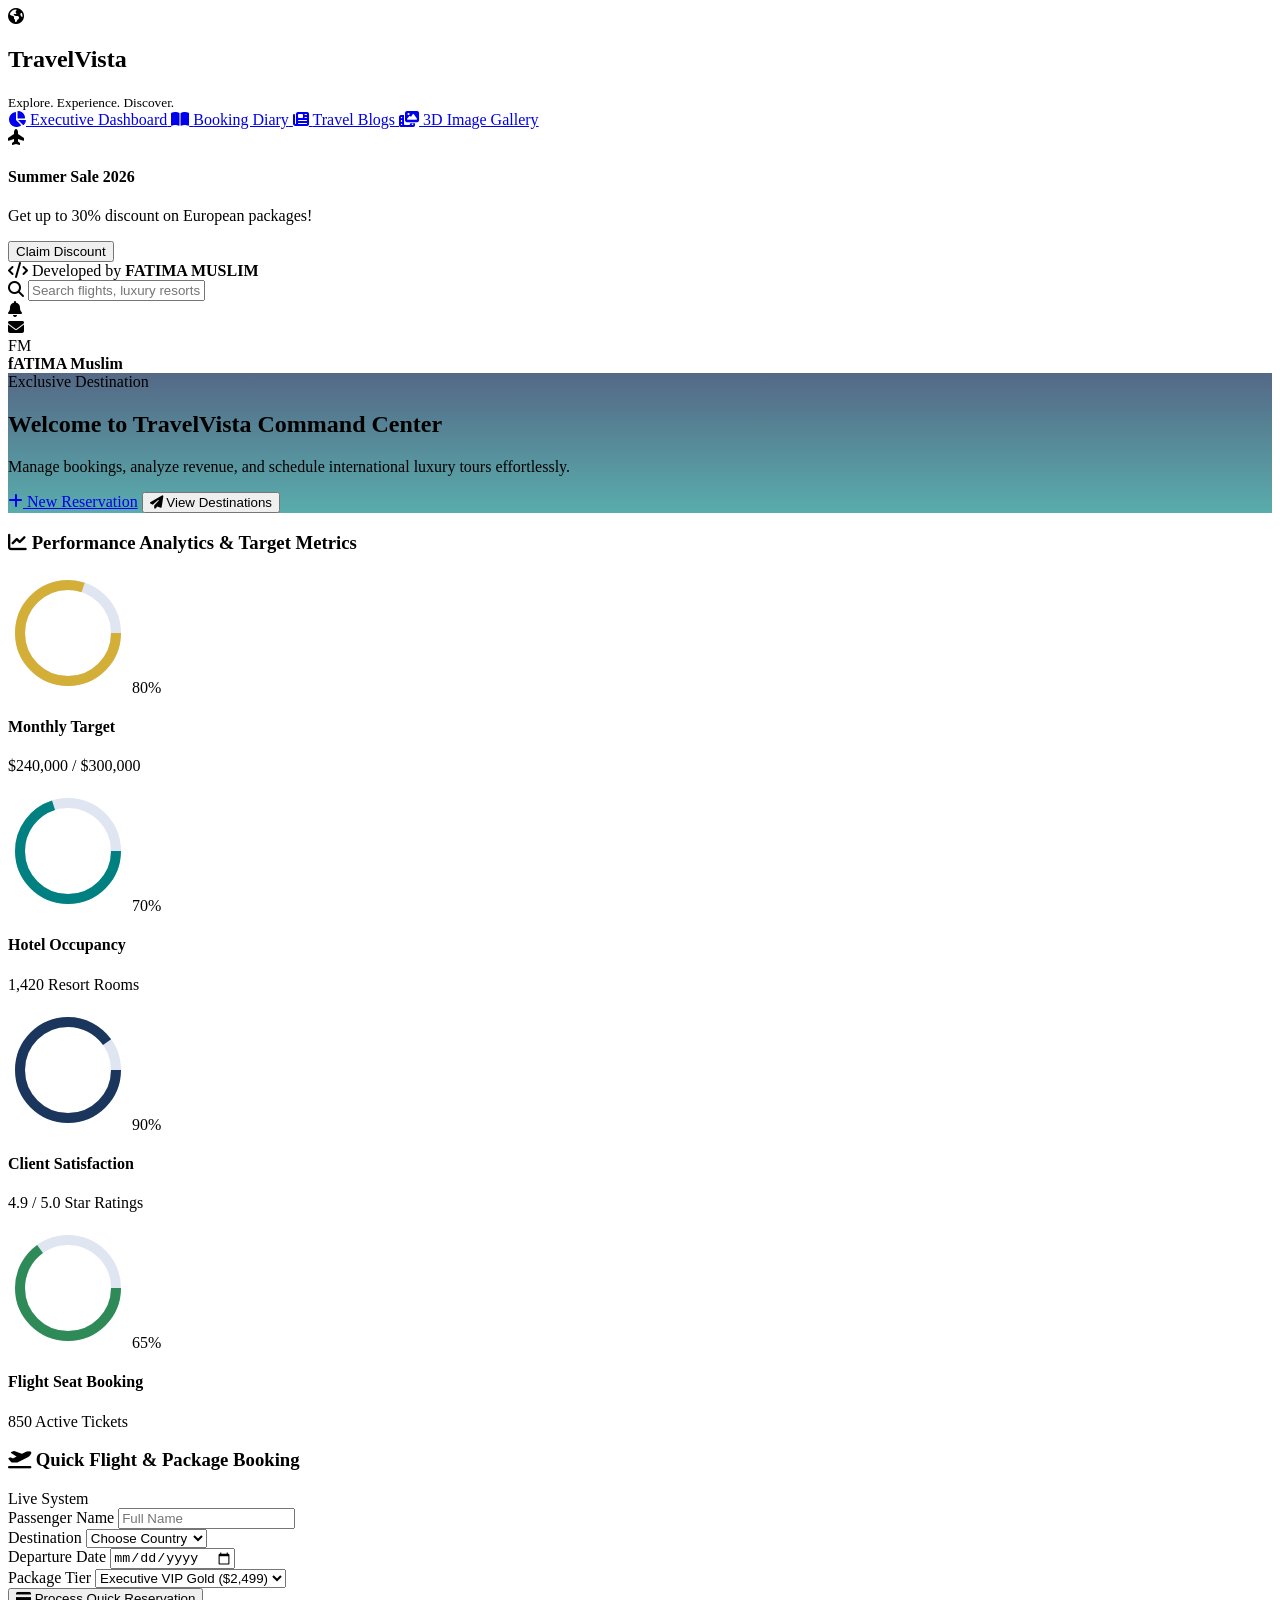
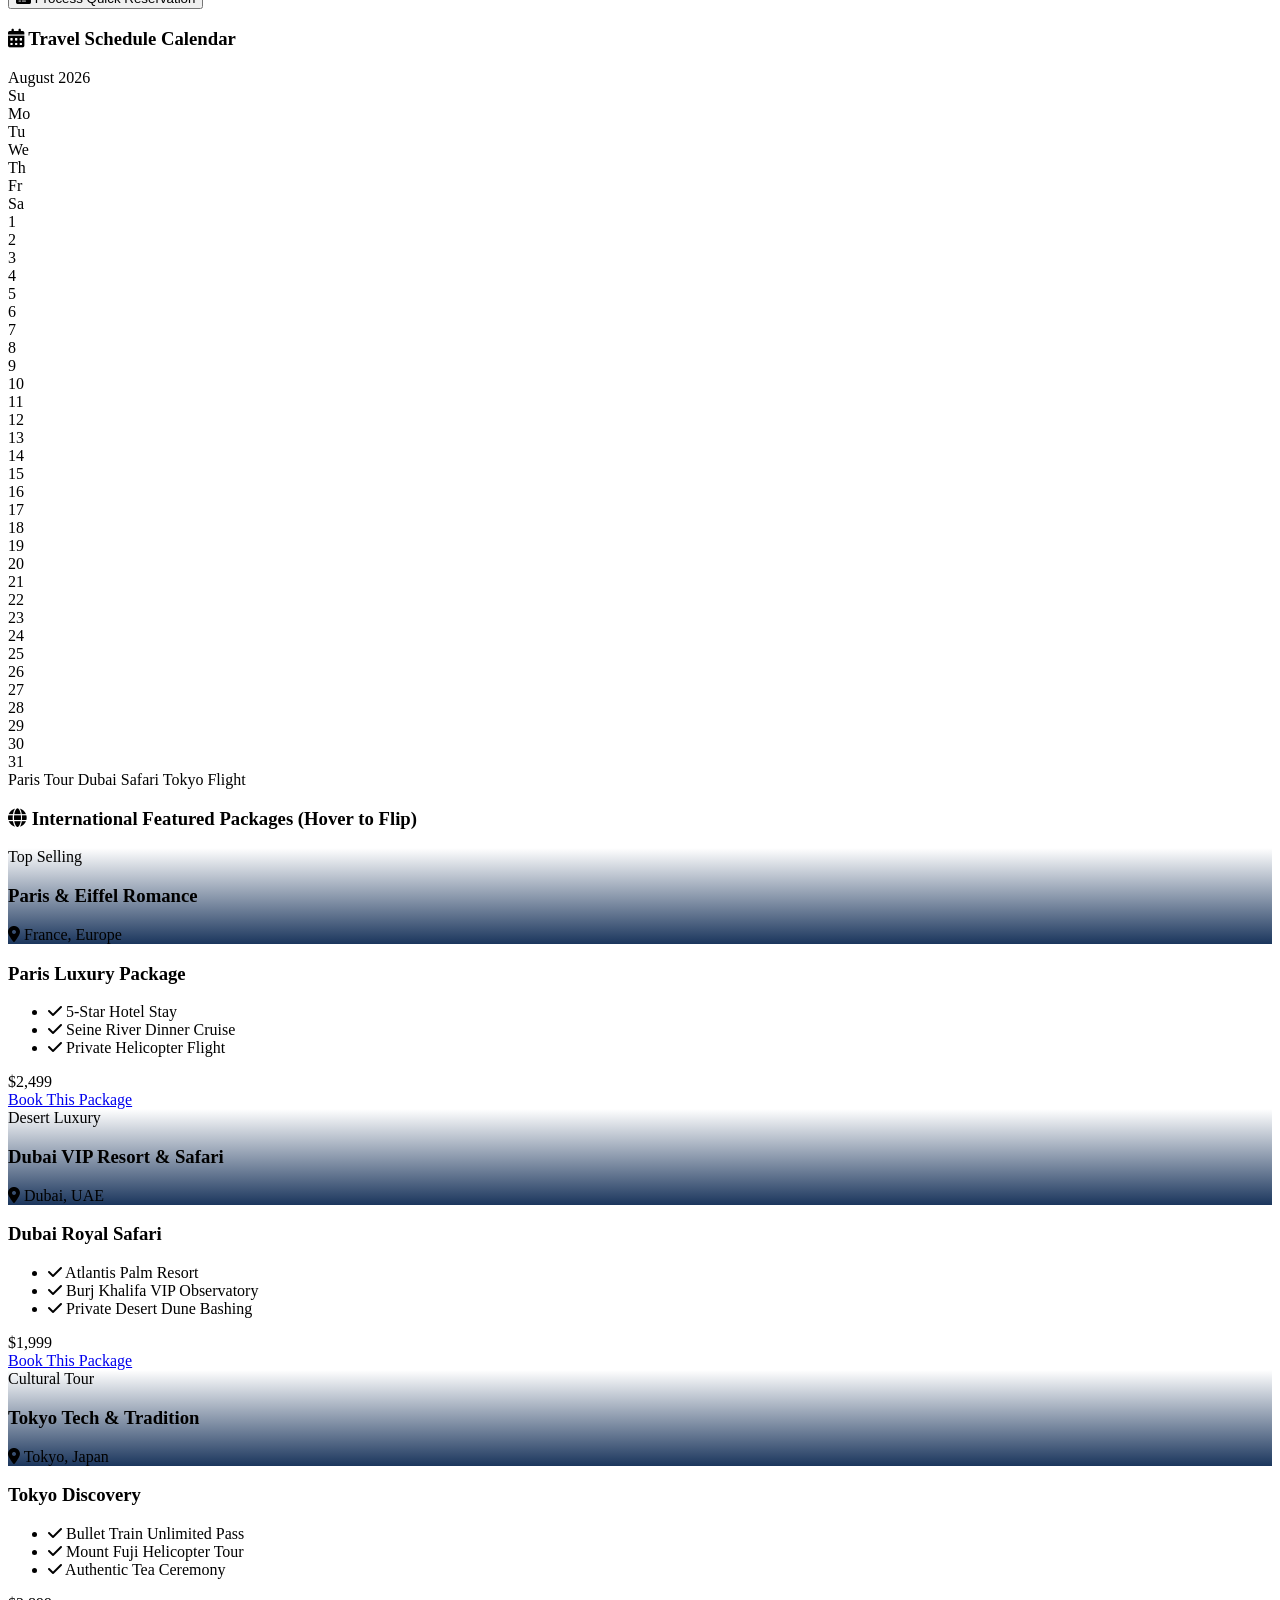
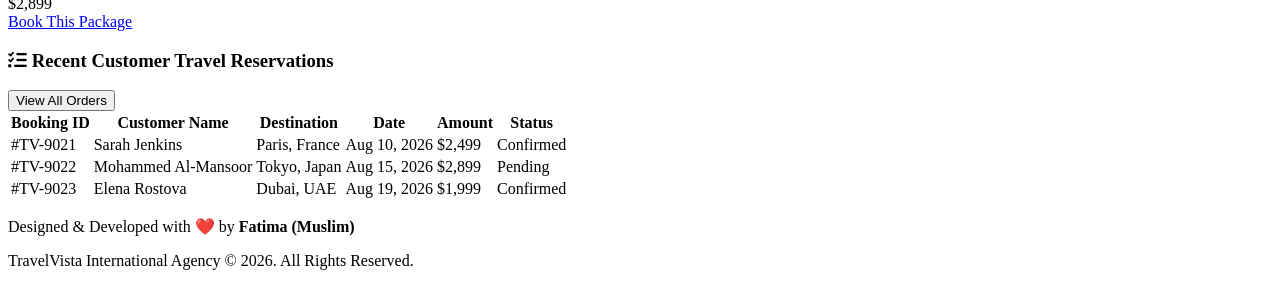
<file: dasboard.html>
<!DOCTYPE html>
<html lang="en">
<head>
    <meta charset="UTF-8">
    <meta name="viewport" content="width=device-width, initial-scale=1.0">
    <title>TravelVista - Executive Pro Dashboard</title>
    <link rel="stylesheet" href="./css/about.css">
    <!-- FontAwesome Icons -->
    <link rel="stylesheet" href="https://cdnjs.cloudflare.com/ajax/libs/font-awesome/6.4.0/css/all.min.css">
</head>
<body>

    <!-- Custom Animated Cursor -->
    <div class="custom-cursor"></div>
    <div class="cursor-follower"></div>

    <div class="dashboard-wrapper">
        <!-- Dynamic Sidebar -->
        <aside class="sidebar">
            <div class="brand-logo">
                <i class="fa-solid fa-earth-americas logo-icon"></i>
                <div class="logo-text">
                    <h2>Travel<span>Vista</span></h2>
                    <small>Explore. Experience. Discover.</small>
                </div>
            </div>

            <nav class="sidebar-nav">
                <a href="dashboard.html" class="nav-item active">
                    <i class="fa-solid fa-chart-pie"></i>
                    <span>Executive Dashboard</span>
                </a>
                <a href="booking.html" class="nav-item">
                    <i class="fa-solid fa-book-open"></i>
                    <span> Booking Diary</span>
                </a>
                <a href="blog.html" class="nav-item">
                    <i class="fa-solid fa-newspaper"></i>
                    <span>Travel Blogs</span>
                </a>
                <a href="gallery.html" class="nav-item">
                    <i class="fa-solid fa-photo-film"></i>
                    <span>3D Image Gallery</span>
                </a>
            </nav>

            <div class="sidebar-card">
                <i class="fa-solid fa-plane-up promo-icon"></i>
                <h4>Summer Sale 2026</h4>
                <p>Get up to 30% discount on European packages!</p>
                <button class="btn-sidebar-promo">Claim Discount</button>
            </div>

            <div class="developer-badge">
                <i class="fa-solid fa-code"></i> Developed by <strong>FATIMA MUSLIM </strong>
            </div>
        </aside>

        <!-- Main Content View -->
        <main class="main-content">
            
            <!-- Header Section -->
            <header class="top-header">
                <div class="search-box">
                    <i class="fa-solid fa-magnifying-glass"></i>
                    <input type="text" placeholder="Search flights, luxury resorts, packages...">
                </div>

                <div class="header-actions">
                    <div class="action-btn"><i class="fa-solid fa-bell"></i><span class="badge-dot"></span></div>
                    <div class="action-btn"><i class="fa-solid fa-envelope"></i><span class="badge-dot"></span></div>
                    <div class="user-profile">
                        <div class="avatar">FM</div>
                        <div class="user-info">
                            <strong>fATIMA Muslim</strong>
                        
                        </div>
                    </div>
                </div>
            </header>

            <!-- Hero Section with Background Picture & Slider -->
            <section class="hero-banner">
                <div class="hero-slider">
                    <div class="slide active" style="background-image: linear-gradient(rgba(27, 54, 93, 0.75), rgba(0, 128, 128, 0.65)), url('https://images.unsplash.com/photo-1507525428034-b723cf961d3e?auto=format&fit=crop&w=1600&q=80');">
                        <div class="slide-content">
                            <span class="tag-gold">Exclusive Destination</span>
                            <h1>Welcome to TravelVista Command Center</h1>
                            <p>Manage bookings, analyze revenue, and schedule international luxury tours effortlessly.</p>
                            <div class="hero-btns">
                                <a href="booking.html" class="btn-primary-gold"><i class="fa-solid fa-plus"></i> New Reservation</a>
                                <button class="btn-outline-white"><i class="fa-solid fa-paper-plane"></i> View Destinations</button>
                            </div>
                        </div>
                    </div>
                </div>
            </section>

            <!-- Circular Progress Stats Rings Section -->
            <h3 class="section-title"><i class="fa-solid fa-chart-line"></i> Performance Analytics & Target Metrics</h3>
            <section class="circular-stats-grid">
                
                <!-- Circle Progress 1 -->
                <div class="circle-card">
                    <div class="circle-box">
                        <svg class="progress-ring" width="120" height="120">
                            <circle class="progress-ring-bg" stroke="#E0E5F2" stroke-width="10" fill="transparent" r="48" cx="60" cy="60"/>
                            <circle class="progress-ring-circle" stroke="#D4AF37" stroke-width="10" stroke-dasharray="301" stroke-dashoffset="60" fill="transparent" r="48" cx="60" cy="60"/>
                        </svg>
                        <span class="percentage">80%</span>
                    </div>
                    <div class="circle-info">
                        <h4>Monthly Target</h4>
                        <p>$240,000 / $300,000</p>
                    </div>
                </div>

                <!-- Circle Progress 2 -->
                <div class="circle-card">
                    <div class="circle-box">
                        <svg class="progress-ring" width="120" height="120">
                            <circle class="progress-ring-bg" stroke="#E0E5F2" stroke-width="10" fill="transparent" r="48" cx="60" cy="60"/>
                            <circle class="progress-ring-circle" stroke="#008080" stroke-width="10" stroke-dasharray="301" stroke-dashoffset="90" fill="transparent" r="48" cx="60" cy="60"/>
                        </svg>
                        <span class="percentage">70%</span>
                    </div>
                    <div class="circle-info">
                        <h4>Hotel Occupancy</h4>
                        <p>1,420 Resort Rooms</p>
                    </div>
                </div>

                <!-- Circle Progress 3 -->
                <div class="circle-card">
                    <div class="circle-box">
                        <svg class="progress-ring" width="120" height="120">
                            <circle class="progress-ring-bg" stroke="#E0E5F2" stroke-width="10" fill="transparent" r="48" cx="60" cy="60"/>
                            <circle class="progress-ring-circle" stroke="#1B365D" stroke-width="10" stroke-dasharray="301" stroke-dashoffset="30" fill="transparent" r="48" cx="60" cy="60"/>
                        </svg>
                        <span class="percentage">90%</span>
                    </div>
                    <div class="circle-info">
                        <h4>Client Satisfaction</h4>
                        <p>4.9 / 5.0 Star Ratings</p>
                    </div>
                </div>

                <!-- Circle Progress 4 -->
                <div class="circle-card">
                    <div class="circle-box">
                        <svg class="progress-ring" width="120" height="120">
                            <circle class="progress-ring-bg" stroke="#E0E5F2" stroke-width="10" fill="transparent" r="48" cx="60" cy="60"/>
                            <circle class="progress-ring-circle" stroke="#2E8B57" stroke-width="10" stroke-dasharray="301" stroke-dashoffset="110" fill="transparent" r="48" cx="60" cy="60"/>
                        </svg>
                        <span class="percentage">65%</span>
                    </div>
                    <div class="circle-info">
                        <h4>Flight Seat Booking</h4>
                        <p>850 Active Tickets</p>
                    </div>
                </div>

            </section>

            <!-- Grid Layout for Form & Calendar -->
            <div class="dashboard-middle-grid">
                
                <!-- Quick Tour Booking Form Card -->
                <div class="dash-card form-card">
                    <div class="card-header">
                        <h3><i class="fa-solid fa-plane-departure"></i> Quick Flight & Package Booking</h3>
                        <span class="gold-badge">Live System</span>
                    </div>
                    <form class="quick-form" onsubmit="event.preventDefault(); alert('Booking request submitted successfully!');">
                        <div class="form-row">
                            <div class="input-field">
                                <label>Passenger Name</label>
                                <input type="text" placeholder="Full Name" required>
                            </div>
                            <div class="input-field">
                                <label>Destination</label>
                                <select required>
                                    <option value="">Choose Country</option>
                                    <option>Paris, France</option>
                                    <option>Dubai, UAE</option>
                                    <option>Tokyo, Japan</option>
                                    <option>Maldives Islands</option>
                                    <option>Istanbul, Turkey</option>
                                </select>
                            </div>
                        </div>

                        <div class="form-row">
                            <div class="input-field">
                                <label>Departure Date</label>
                                <input type="date" required>
                            </div>
                            <div class="input-field">
                                <label>Package Tier</label>
                                <select required>
                                    <option>Executive VIP Gold ($2,499)</option>
                                    <option>Premium Business ($1,899)</option>
                                    <option>Standard Deluxe ($1,299)</option>
                                </select>
                            </div>
                        </div>

                        <button type="submit" class="btn-submit-booking"><i class="fa-solid fa-credit-card"></i> Process Quick Reservation</button>
                    </form>
                </div>

                <!-- Interactive Travel Calendar Card -->
                <div class="dash-card calendar-card">
                    <div class="card-header">
                        <h3><i class="fa-solid fa-calendar-days"></i> Travel Schedule Calendar</h3>
                        <span class="month-label">August 2026</span>
                    </div>
                    <div class="calendar-grid">
                        <div class="cal-day head">Su</div>
                        <div class="cal-day head">Mo</div>
                        <div class="cal-day head">Tu</div>
                        <div class="cal-day head">We</div>
                        <div class="cal-day head">Th</div>
                        <div class="cal-day head">Fr</div>
                        <div class="cal-day head">Sa</div>

                        <!-- Days -->
                        <div class="cal-day empty"></div><div class="cal-day empty"></div><div class="cal-day empty"></div>
                        <div class="cal-day">1</div>
                        <div class="cal-day active">2</div>
                        <div class="cal-day">3</div><div class="cal-day">4</div>
                        <div class="cal-day booked">5</div><div class="cal-day">6</div><div class="cal-day">7</div>
                        <div class="cal-day">8</div><div class="cal-day">9</div><div class="cal-day booked">10</div>
                        <div class="cal-day">11</div><div class="cal-day">12</div><div class="cal-day">13</div>
                        <div class="cal-day">14</div><div class="cal-day active-gold">15</div><div class="cal-day">16</div>
                        <div class="cal-day">17</div><div class="cal-day">18</div><div class="cal-day booked">19</div>
                        <div class="cal-day">20</div><div class="cal-day">21</div><div class="cal-day">22</div>
                        <div class="cal-day">23</div><div class="cal-day">24</div><div class="cal-day">25</div>
                        <div class="cal-day">26</div><div class="cal-day">27</div><div class="cal-day">28</div>
                        <div class="cal-day">29</div><div class="cal-day">30</div><div class="cal-day">31</div>
                    </div>
                    <div class="cal-legend">
                        <span><i class="dot gold"></i> Paris Tour</span>
                        <span><i class="dot teal"></i> Dubai Safari</span>
                        <span><i class="dot blue"></i> Tokyo Flight</span>
                    </div>
                </div>

            </div>

            <!-- 3D Flip Cards Section -->
            <h3 class="section-title"><i class="fa-solid fa-globe"></i> International Featured Packages (Hover to Flip)</h3>
            <section class="flip-cards-grid">
                
                <!-- Card 1 -->
                <div class="flip-card">
                    <div class="flip-card-inner">
                        <div class="flip-card-front" style="background-image: linear-gradient(to top, #1B365D, transparent), url('https://images.unsplash.com/photo-1502602898657-3e91760cbb34?auto=format&fit=crop&w=600&q=80');">
                            <div class="card-front-content">
                                <span class="badge-gold">Top Selling</span>
                                <h3>Paris & Eiffel Romance</h3>
                                <p><i class="fa-solid fa-location-dot"></i> France, Europe</p>
                            </div>
                        </div>
                        <div class="flip-card-back">
                            <h3>Paris Luxury Package</h3>
                            <ul>
                                <li><i class="fa-solid fa-check"></i> 5-Star Hotel Stay</li>
                                <li><i class="fa-solid fa-check"></i> Seine River Dinner Cruise</li>
                                <li><i class="fa-solid fa-check"></i> Private Helicopter Flight</li>
                            </ul>
                            <div class="price-tag">$2,499</div>
                            <a href="booking.html" class="btn-card-action">Book This Package</a>
                        </div>
                    </div>
                </div>

                <!-- Card 2 -->
                <div class="flip-card">
                    <div class="flip-card-inner">
                        <div class="flip-card-front" style="background-image: linear-gradient(to top, #1B365D, transparent), url('https://images.unsplash.com/photo-1512453979798-5ea266f8880c?auto=format&fit=crop&w=600&q=80');">
                            <div class="card-front-content">
                                <span class="badge-teal">Desert Luxury</span>
                                <h3>Dubai VIP Resort & Safari</h3>
                                <p><i class="fa-solid fa-location-dot"></i> Dubai, UAE</p>
                            </div>
                        </div>
                        <div class="flip-card-back">
                            <h3>Dubai Royal Safari</h3>
                            <ul>
                                <li><i class="fa-solid fa-check"></i> Atlantis Palm Resort</li>
                                <li><i class="fa-solid fa-check"></i> Burj Khalifa VIP Observatory</li>
                                <li><i class="fa-solid fa-check"></i> Private Desert Dune Bashing</li>
                            </ul>
                            <div class="price-tag">$1,999</div>
                            <a href="booking.html" class="btn-card-action">Book This Package</a>
                        </div>
                    </div>
                </div>

                <!-- Card 3 -->
                <div class="flip-card">
                    <div class="flip-card-inner">
                        <div class="flip-card-front" style="background-image: linear-gradient(to top, #1B365D, transparent), url('https://images.unsplash.com/photo-1540959733332-eab4deabeeaf?auto=format&fit=crop&w=600&q=80');">
                            <div class="card-front-content">
                                <span class="badge-gold">Cultural Tour</span>
                                <h3>Tokyo Tech & Tradition</h3>
                                <p><i class="fa-solid fa-location-dot"></i> Tokyo, Japan</p>
                            </div>
                        </div>
                        <div class="flip-card-back">
                            <h3>Tokyo Discovery</h3>
                            <ul>
                                <li><i class="fa-solid fa-check"></i> Bullet Train Unlimited Pass</li>
                                <li><i class="fa-solid fa-check"></i> Mount Fuji Helicopter Tour</li>
                                <li><i class="fa-solid fa-check"></i> Authentic Tea Ceremony</li>
                            </ul>
                            <div class="price-tag">$2,899</div>
                            <a href="booking.html" class="btn-card-action">Book This Package</a>
                        </div>
                    </div>
                </div>

            </section>

            <!-- Recent Transactions Table -->
            <div class="dash-card table-card">
                <div class="card-header">
                    <h3><i class="fa-solid fa-list-check"></i> Recent Customer Travel Reservations</h3>
                    <button class="btn-view-all">View All Orders</button>
                </div>
                <div class="table-responsive">
                    <table>
                        <thead>
                            <tr>
                                <th>Booking ID</th>
                                <th>Customer Name</th>
                                <th>Destination</th>
                                <th>Date</th>
                                <th>Amount</th>
                                <th>Status</th>
                            </tr>
                        </thead>
                        <tbody>
                            <tr>
                                <td>#TV-9021</td>
                                <td>Sarah Jenkins</td>
                                <td>Paris, France</td>
                                <td>Aug 10, 2026</td>
                                <td>$2,499</td>
                                <td><span class="status confirmed">Confirmed</span></td>
                            </tr>
                            <tr>
                                <td>#TV-9022</td>
                                <td>Mohammed Al-Mansoor</td>
                                <td>Tokyo, Japan</td>
                                <td>Aug 15, 2026</td>
                                <td>$2,899</td>
                                <td><span class="status pending">Pending</span></td>
                            </tr>
                            <tr>
                                <td>#TV-9023</td>
                                <td>Elena Rostova</td>
                                <td>Dubai, UAE</td>
                                <td>Aug 19, 2026</td>
                                <td>$1,999</td>
                                <td><span class="status confirmed">Confirmed</span></td>
                            </tr>
                        </tbody>
                    </table>
                </div>
            </div>

            <!-- Footer -->
            <footer class="footer">
                <div class="footer-content">
                    <p>Designed & Developed with ❤️ by <strong> Fatima (Muslim)</strong></p>
                    <p class="copyright">TravelVista International Agency &copy; 2026. All Rights Reserved.</p>
                </div>
            </footer>

        </main>
    </div>

    <script src="./js/dashboard.js"></script>
</body>
</html>
</file>
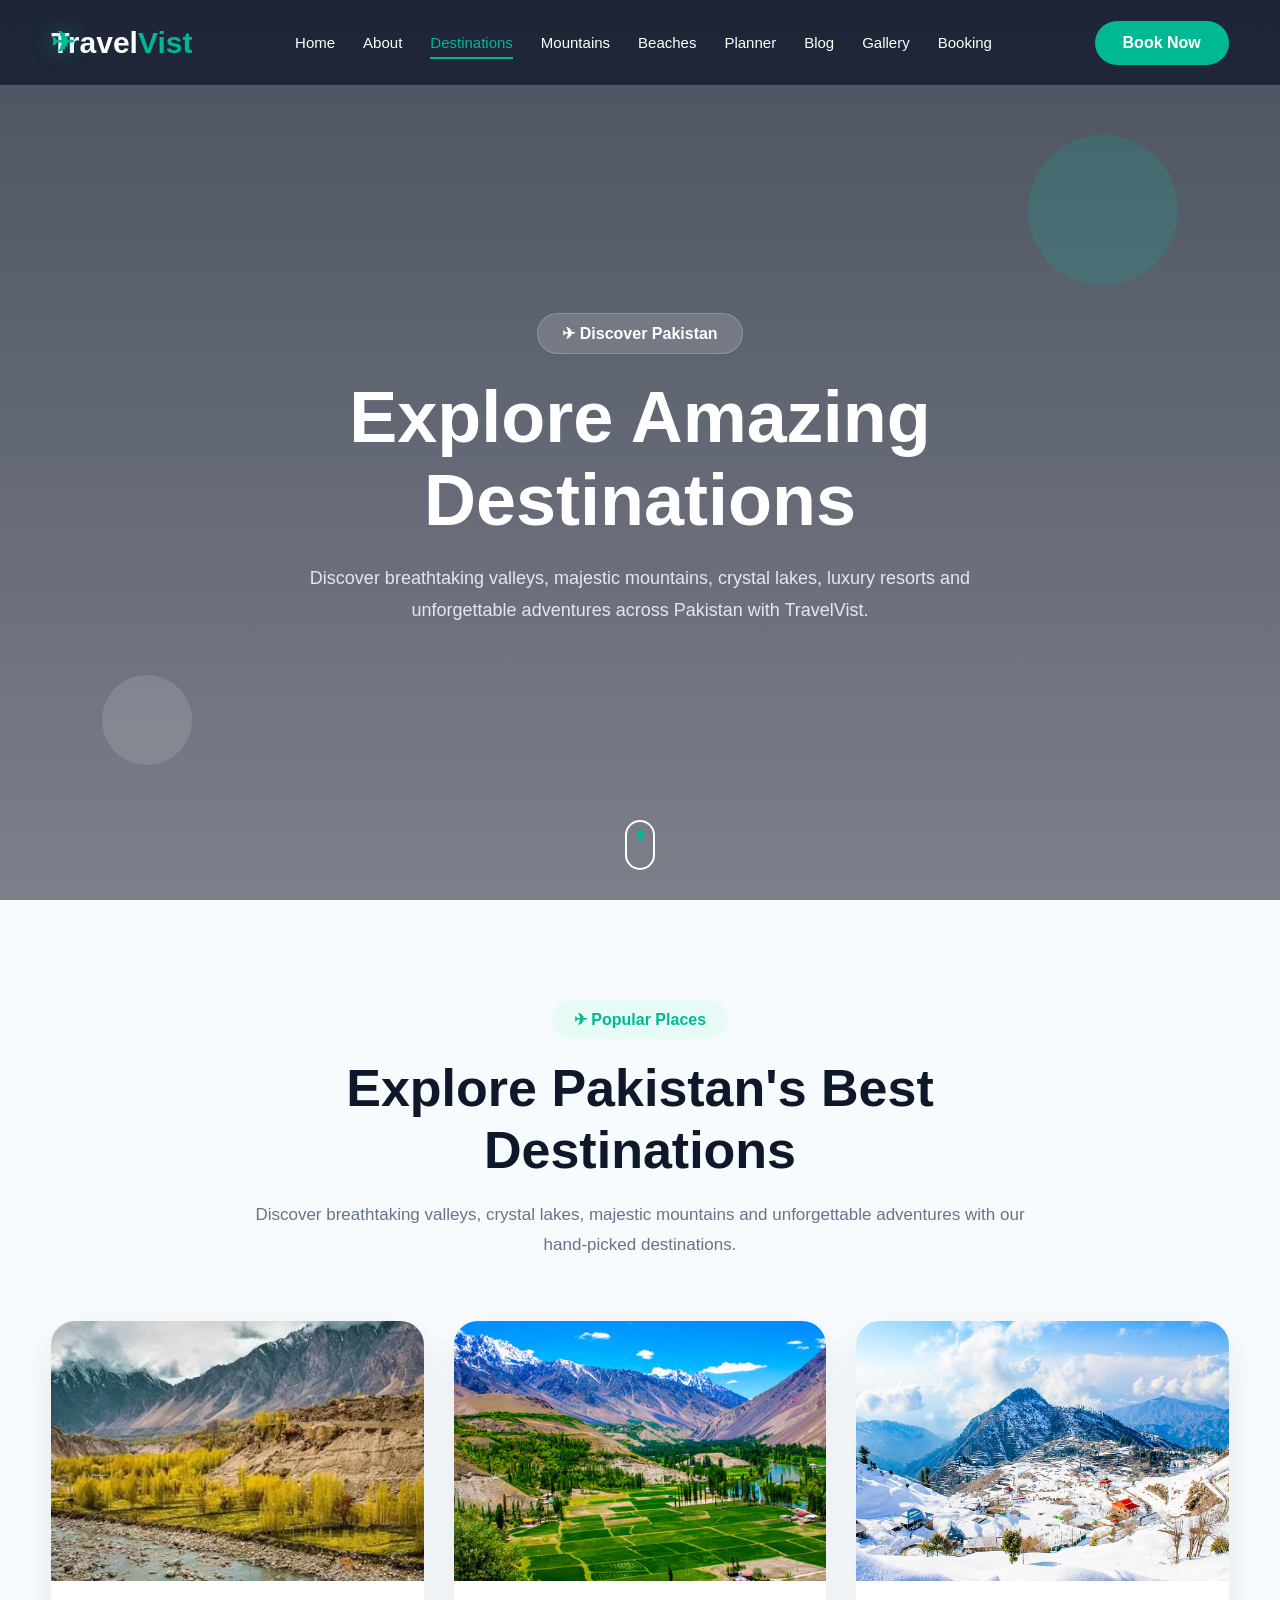
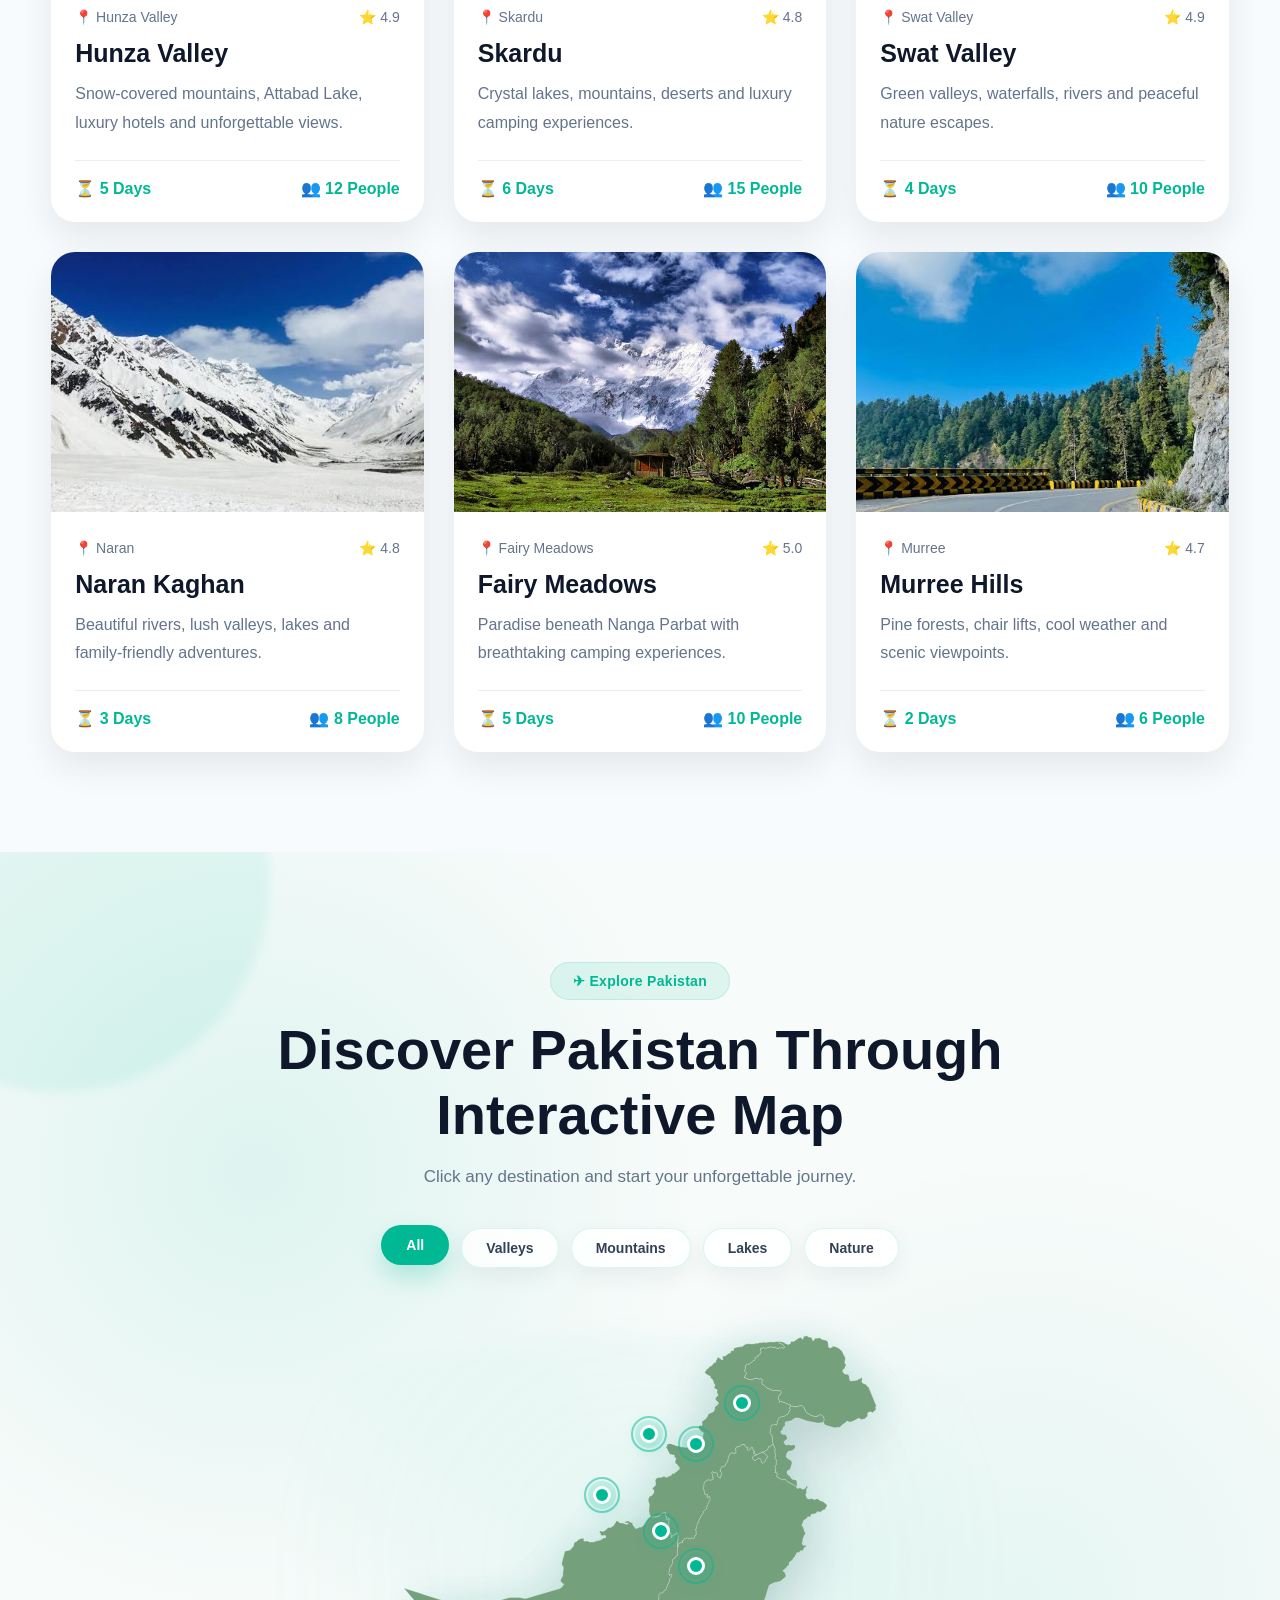
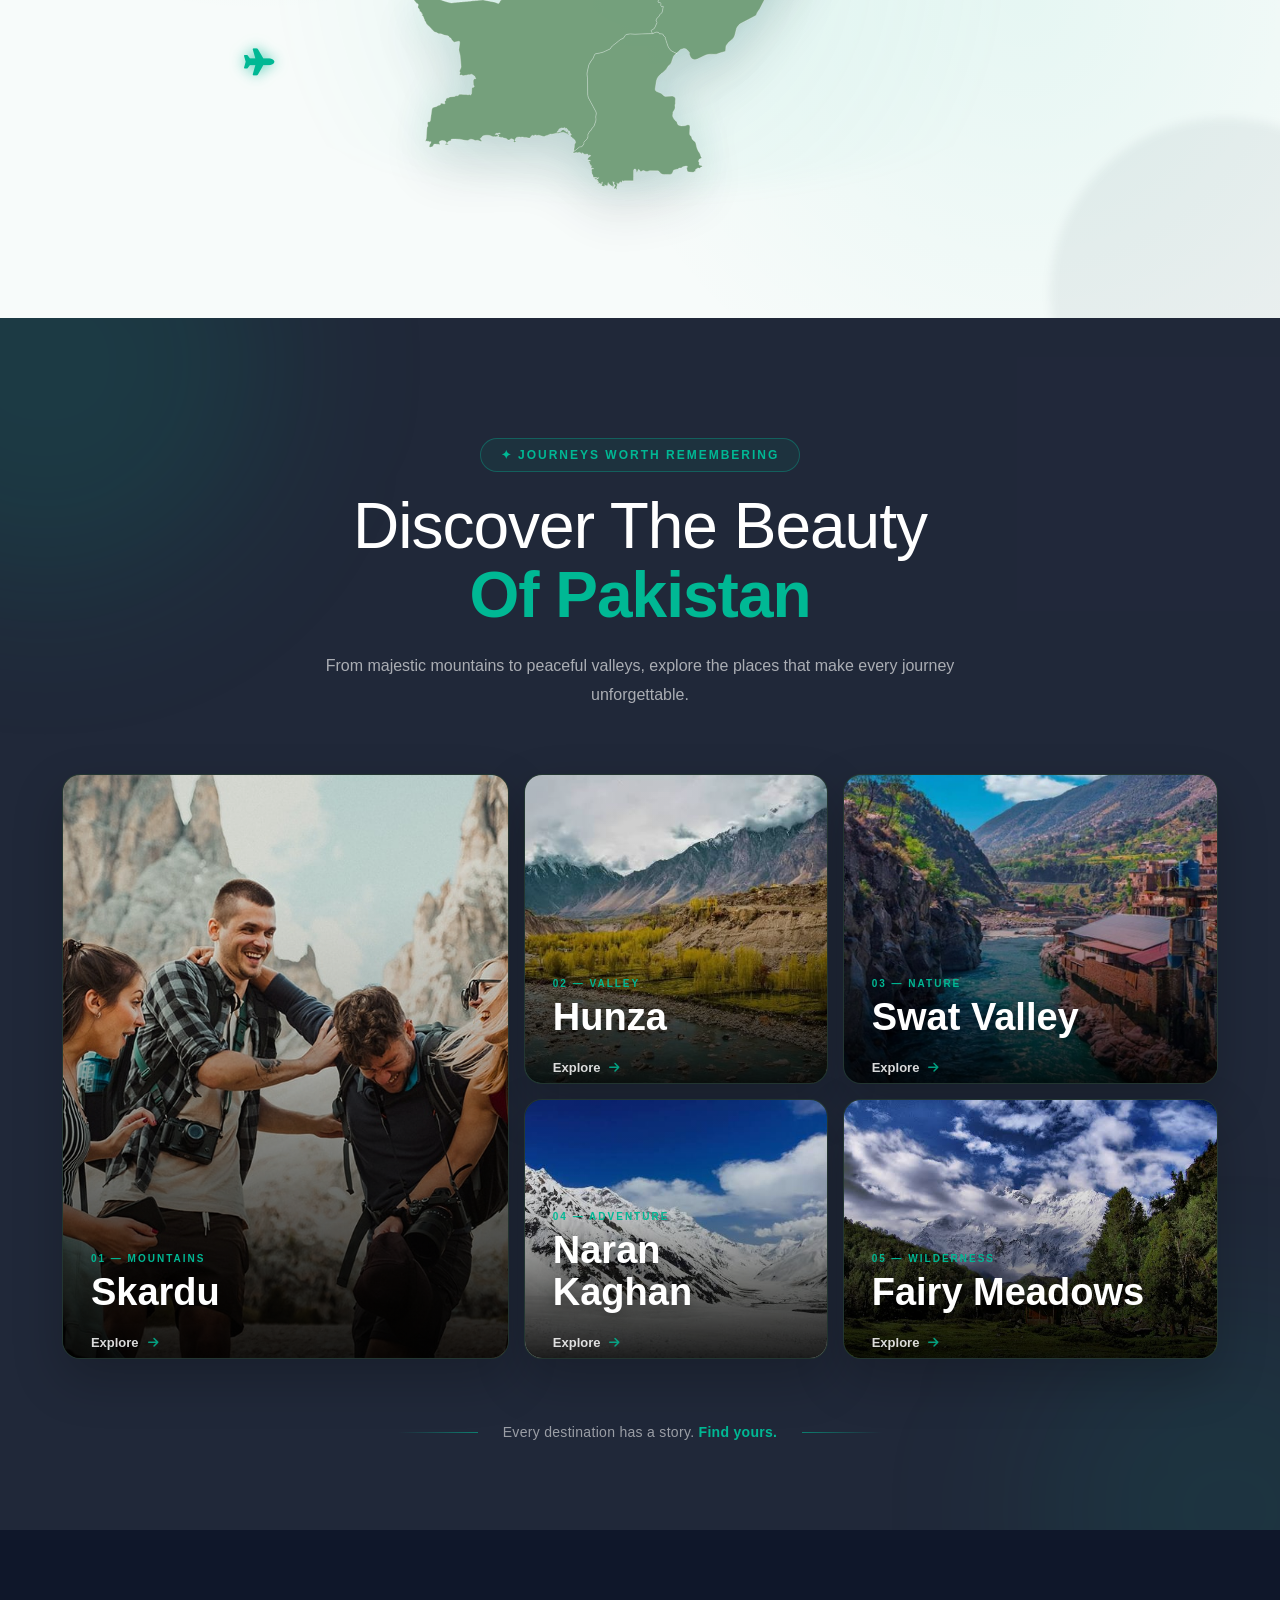
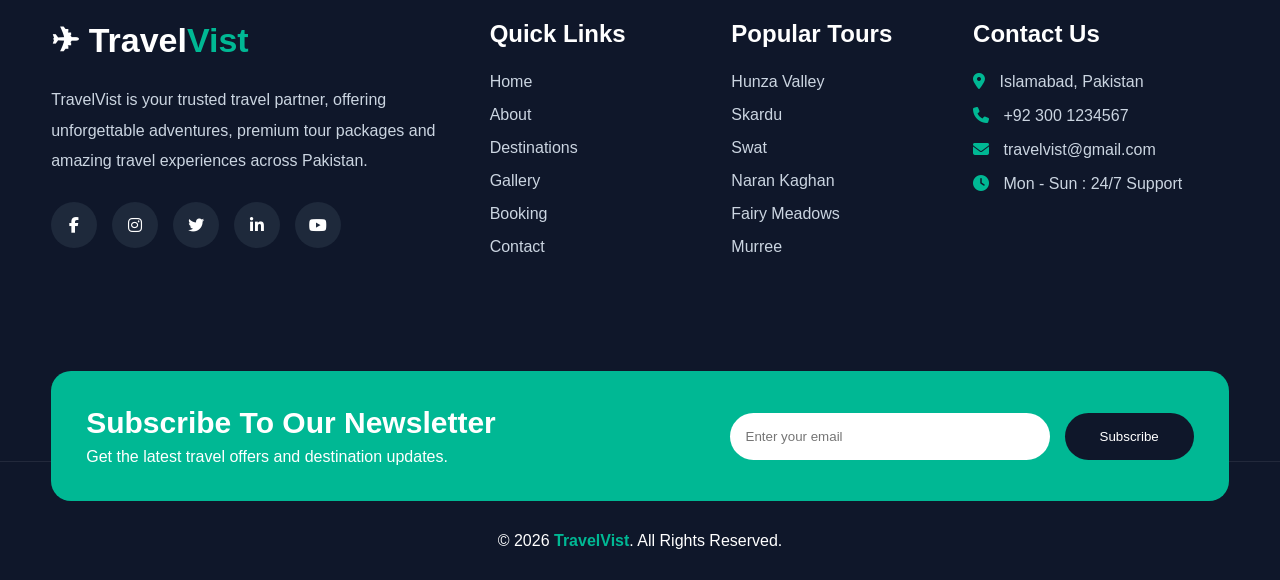
<file: destination.html>
<!DOCTYPE html>
<html lang="en">
<head>
    <meta charset="UTF-8">
    <meta name="viewport" content="width=device-width, initial-scale=1.0">
    <title>Destination</title>
    <link rel="stylesheet" href="https://cdnjs.cloudflare.com/ajax/libs/font-awesome/6.5.2/css/all.min.css">
    <link rel="stylesheet" href="./css/destination.css">
</head>
<body>
<!--=========================================
        TravelVist Premium Navbar
==========================================-->

<header class="tv-header">

    <div class="tv-container">

        <!-- Logo -->

        <a href="index.html" class="tv-logo">

            <span class="tv-plane">✈</span>

            Travel<span>Vist</span>

        </a>

        <!-- Navigation -->

        <ul class="tv-nav-menu">

            <li><a href="index.html">Home</a></li>

            <li><a href="about.html">About</a></li>

            <li><a href="destination.html" class="active">Destinations</a></li>

            <li><a href="mountains.html">Mountains</a></li>

            <li><a href="beaches.html">Beaches</a></li>

            <li><a href="planner.html">Planner</a></li>


            <li><a href="blog.html">Blog</a></li>

            <li><a href="gallery.html">Gallery</a></li>

            <li><a href="booking.html">Booking</a></li>

        </ul>

        <!-- Book Button -->

        <a href="booking.html" class="tv-book-btn">

            Book Now

        </a>

        <!-- Mobile Menu Button -->

        <div class="tv-menu-btn">

            <span></span>
            <span></span>
            <span></span>

        </div>

    </div>

</header>
<!-- //////////////////////////////////////////// -->
<!-- ///////////////////////////////////////////hero -->
 <!--=========================================
        TravelVist Destination Hero
==========================================-->

<section class="tv-destination-hero">

    <!-- Background Video -->

  <video class="tv-destination-video" autoplay muted loop playsinline preload="auto">
    <source src="https://res.cloudinary.com/btylrcpg/video/upload/q_auto:eco,w_850,f_mp4,vc_h264/v1789670798/3578982-uhd_3840_2160_30fps.mp4" type="video/mp4">
    Your browser does not support the video tag.
</video>

    <!-- YOUR VIDEO -->


    <!-- Overlay -->

    <div class="tv-destination-overlay"></div>

    <!-- Floating Shapes -->

    <div class="tv-destination-shape shape1"></div>
    <div class="tv-destination-shape shape2"></div>

    <!-- Hero Content -->

    <div class="tv-destination-container">

        <span class="tv-destination-tag">

            ✈ Discover Pakistan

        </span>

        <h1>

            Explore Amazing Destinations

        </h1>

        <p>

            Discover breathtaking valleys, majestic mountains,
            crystal lakes, luxury resorts and unforgettable
            adventures across Pakistan with TravelVist.

        </p>

    </div>

    <!-- Scroll -->

    <div class="tv-scroll">

        <span></span>

    </div>

</section>
<!-- ////////////////////////////////////////////heroend -->
<!-- ///////////////////////////////////////////////cardstart -->
 <!--=========================================
      TravelVist Popular Destinations
==========================================-->

<section class="tv-popular-destination">

    <div class="tv-section-heading">

        <span class="tv-subtitle">
            ✈ Popular Places
        </span>

        <h2>
            Explore Pakistan's Best Destinations
        </h2>

        <p>
            Discover breathtaking valleys, crystal lakes, majestic mountains
            and unforgettable adventures with our hand-picked destinations.
        </p>

    </div>

    <div class="tv-destination-grid">

        <!-- Card 1 -->

        <div class="tv-destination-card">

            <div class="tv-destination-image">

                <img src="img/hunza.jpg" alt="Hunza">

                <div class="tv-card-overlay">

                    <span class="tv-price">
                        From $299
                    </span>

                    <a href="#" class="tv-view-btn">
                        View Details
                    </a>

                </div>

            </div>

            <div class="tv-card-content">

                <div class="tv-card-top">

                    <span>📍 Hunza Valley</span>

                    <span>⭐ 4.9</span>

                </div>

                <h3>Hunza Valley</h3>

                <p>
                    Snow-covered mountains, Attabad Lake,
                    luxury hotels and unforgettable views.
                </p>

                <div class="tv-card-bottom">

                    <span>⏳ 5 Days</span>

                    <span>👥 12 People</span>

                </div>

            </div>

        </div>

        <!-- Card 2 -->

        <div class="tv-destination-card">

            <div class="tv-destination-image">

                <img src="img/skardu.jpg" alt="Skardu">

                <div class="tv-card-overlay">

                    <span class="tv-price">
                        From $349
                    </span>

                    <a href="#" class="tv-view-btn">
                        View Details
                    </a>

                </div>

            </div>

            <div class="tv-card-content">

                <div class="tv-card-top">

                    <span>📍 Skardu</span>

                    <span>⭐ 4.8</span>

                </div>

                <h3>Skardu</h3>

                <p>
                    Crystal lakes, mountains,
                    deserts and luxury camping experiences.
                </p>

                <div class="tv-card-bottom">

                    <span>⏳ 6 Days</span>

                    <span>👥 15 People</span>

                </div>

            </div>

        </div>

        <!-- Card 3 -->

        <div class="tv-destination-card">

            <div class="tv-destination-image">

                <img src="img/swat valley.jpg" alt="Swat">

                <div class="tv-card-overlay">

                    <span class="tv-price">
                        From $249
                    </span>

                    <a href="#" class="tv-view-btn">
                        View Details
                    </a>

                </div>

            </div>

            <div class="tv-card-content">

                <div class="tv-card-top">

                    <span>📍 Swat Valley</span>

                    <span>⭐ 4.9</span>

                </div>

                <h3>Swat Valley</h3>

                <p>
                    Green valleys, waterfalls,
                    rivers and peaceful nature escapes.
                </p>

                <div class="tv-card-bottom">

                    <span>⏳ 4 Days</span>

                    <span>👥 10 People</span>

                </div>

            </div>

        </div>

        <!-- Card 4 -->

        <div class="tv-destination-card">

            <div class="tv-destination-image">

                <img src="img/naran.jpg" alt="Naran">

                <div class="tv-card-overlay">

                    <span class="tv-price">
                        From $279
                    </span>

                    <a href="#" class="tv-view-btn">
                        View Details
                    </a>

                </div>

            </div>

            <div class="tv-card-content">

                <div class="tv-card-top">

                    <span>📍 Naran</span>

                    <span>⭐ 4.8</span>

                </div>

                <h3>Naran Kaghan</h3>

                <p>
                    Beautiful rivers, lush valleys,
                    lakes and family-friendly adventures.
                </p>

                <div class="tv-card-bottom">

                    <span>⏳ 3 Days</span>

                    <span>👥 8 People</span>

                </div>

            </div>

        </div>

        <!-- Card 5 -->

        <div class="tv-destination-card">

            <div class="tv-destination-image">

                <img src="img/fairyjpg.jpg" alt="Fairy Meadows">

                <div class="tv-card-overlay">

                    <span class="tv-price">
                        From $399
                    </span>

                    <a href="#" class="tv-view-btn">
                        View Details
                    </a>

                </div>

            </div>

            <div class="tv-card-content">

                <div class="tv-card-top">

                    <span>📍 Fairy Meadows</span>

                    <span>⭐ 5.0</span>

                </div>

                <h3>Fairy Meadows</h3>

                <p>
                    Paradise beneath Nanga Parbat with
                    breathtaking camping experiences.
                </p>

                <div class="tv-card-bottom">

                    <span>⏳ 5 Days</span>

                    <span>👥 10 People</span>

                </div>

            </div>

        </div>

        <!-- Card 6 -->

        <div class="tv-destination-card">

            <div class="tv-destination-image">

                <img src="img/murreejpg.jpg" alt="Murree">

                <div class="tv-card-overlay">

                    <span class="tv-price">
                        From $199
                    </span>

                    <a href="#" class="tv-view-btn">
                        View Details
                    </a>

                </div>

            </div>

            <div class="tv-card-content">

                <div class="tv-card-top">

                    <span>📍 Murree</span>

                    <span>⭐ 4.7</span>

                </div>

                <h3>Murree Hills</h3>

                <p>
                    Pine forests, chair lifts,
                    cool weather and scenic viewpoints.
                </p>

                <div class="tv-card-bottom">

                    <span>⏳ 2 Days</span>

                    <span>👥 6 People</span>

                </div>

            </div>

        </div>

    </div>

</section>
 <!-- /////////////////////////////////////////////card end -->
<!-- /////////////////////////////////////////////////categories start -->
<!-- //////////////////////////////////////////////////////map start -->
<!--=========================================
      TravelVist Interactive Pakistan Map
==========================================-->

<section class="tv-pakistan-map">

    <!-- Background Shapes -->

    <div class="tv-bg-circle one"></div>
    <div class="tv-bg-circle two"></div>

    <!-- Heading -->

    <div class="tv-map-heading">

        <span>✈ Explore Pakistan</span>

        <h2>
            Discover Pakistan Through Interactive Map
        </h2>

        <p>
            Click any destination and start your unforgettable journey.
        </p>

    </div>

    <!-- Filter Buttons -->
<div class="tv-map-filter">

    <button class="active" data-filter="all">All</button>

    <button data-filter="valleys">Valleys</button>

    <button data-filter="mountains">Mountains</button>

    <button data-filter="lakes">Lakes</button>

    <button data-filter="nature">Nature</button>

</div>
    <!-- Map Wrapper -->

 <div class="tv-map-wrapper">

    <!-- Animated Airplane -->
    <i class="fa-solid fa-plane tv-map-plane"></i>

    <!-- Pakistan Map -->
    <img src="img/pk.svg"
         class="tv-pakistan-svg"
         alt="Pakistan Map">

    <!-- Destination Pins -->
<div class="tv-pin tv-hunza" data-category="valleys">
    <span>Hunza</span>
</div>

<div class="tv-pin tv-skardu" data-category="mountains">
    <span>Skardu</span>
</div>

<div class="tv-pin tv-fairy" data-category="nature">
    <span>Fairy Meadows</span>
</div>

<div class="tv-pin tv-swat" data-category="valleys">
    <span>Swat</span>
</div>

<div class="tv-pin tv-naran" data-category="lakes">
    <span>Naran</span>
</div>

<div class="tv-pin tv-murree" data-category="mountains">
    <span>Murree</span>
</div>

      
</section>
  <!-- ///////////////////////////////////////////////////map end -->
  <!-- ///////////////////////////////////////////////////img start -->
   <!--================================================
        TravelVist Cinematic Destinations
=================================================-->

<section class="tv-cinematic-section">

    <!-- Background Glow -->
    <div class="tv-cine-glow tv-cine-glow-one"></div>
    <div class="tv-cine-glow tv-cine-glow-two"></div>


    <!-- Section Heading -->
    <div class="tv-cine-heading">

        <span class="tv-cine-small-title">
            ✦ JOURNEYS WORTH REMEMBERING
        </span>

        <h2>
            Discover The Beauty
            <strong>Of Pakistan</strong>
        </h2>

        <p>
            From majestic mountains to peaceful valleys,
            explore the places that make every journey unforgettable.
        </p>

    </div>


    <!-- Cinematic Gallery -->
    <div class="tv-cine-gallery">


        <!--================================
                SKARDU
        =================================-->

        <div class="tv-cine-image tv-cine-skardu">

            <img src="img/bg-hero.jpg"
                 alt="Skardu Pakistan">

            <div class="tv-cine-overlay"></div>

            <div class="tv-cine-content">

                <span>01 — MOUNTAINS</span>

                <h3>Skardu</h3>

                <a href="#">
                    Explore
                    <i class="fa-solid fa-arrow-right"></i>
                </a>

            </div>

        </div>


        <!--================================
                HUNZA
        =================================-->

        <div class="tv-cine-image tv-cine-hunza">

            <img src="img/hunza.jpg"
                 alt="Hunza Valley">

            <div class="tv-cine-overlay"></div>

            <div class="tv-cine-content">

                <span>02 — VALLEY</span>

                <h3>Hunza</h3>

                <a href="#">
                    Explore
                    <i class="fa-solid fa-arrow-right"></i>
                </a>

            </div>

        </div>


        <!--================================
                SWAT
        =================================-->

        <div class="tv-cine-image tv-cine-swat">

            <img src="img/swatvalley.jpg"
                 alt="Swat Valley">

            <div class="tv-cine-overlay"></div>

            <div class="tv-cine-content">

                <span>03 — NATURE</span>

                <h3>Swat Valley</h3>

                <a href="#">
                    Explore
                    <i class="fa-solid fa-arrow-right"></i>
                </a>

            </div>

        </div>


        <!--================================
                NARAN
        =================================-->

        <div class="tv-cine-image tv-cine-naran">

            <img src="img/naran.jpg"
                 alt="Naran Kaghan">

            <div class="tv-cine-overlay"></div>

            <div class="tv-cine-content">

                <span>04 — ADVENTURE</span>

                <h3>Naran Kaghan</h3>

                <a href="#">
                    Explore
                    <i class="fa-solid fa-arrow-right"></i>
                </a>

            </div>

        </div>


        <!--================================
                FAIRY MEADOWS
        =================================-->

        <div class="tv-cine-image tv-cine-fairy">

            <img src="img/fairyjpg.jpg"
                 alt="Fairy Meadows">

            <div class="tv-cine-overlay"></div>

            <div class="tv-cine-content">

                <span>05 — WILDERNESS</span>

                <h3>Fairy Meadows</h3>

                <a href="#">
                    Explore
                    <i class="fa-solid fa-arrow-right"></i>
                </a>

            </div>

        </div>


    </div>


    <!-- Bottom Statement -->

    <div class="tv-cine-bottom">

        <span class="tv-cine-line"></span>

        <p>
            Every destination has a story.
            <strong>Find yours.</strong>
        </p>

        <span class="tv-cine-line"></span>

    </div>

</section>
     <!-- ///////////////////////////////////////////////////img end -->
        <!-- ///////////////////////////////////////////////////footer start  -->
   <!--====================================================
            TRAVELVIST PREMIUM FOOTER
=====================================================-->
<footer class="tv-footer">

    <div class="tv-footer-container">

        <!-- Company -->

        <div class="tv-footer-about">

            <a href="#" class="tv-footer-logo">
                ✈ Travel<span>Vist</span>
            </a>

            <p>
                TravelVist is your trusted travel partner, offering unforgettable
                adventures, premium tour packages and amazing travel experiences
                across Pakistan.

            </p>

            <div class="tv-footer-social">

                <a href="#"><i class="fab fa-facebook-f"></i></a>

                <a href="#"><i class="fab fa-instagram"></i></a>

                <a href="#"><i class="fab fa-twitter"></i></a>

                <a href="#"><i class="fab fa-linkedin-in"></i></a>

                <a href="#"><i class="fab fa-youtube"></i></a>

            </div>

        </div>

        <!-- Quick Links -->

        <div class="tv-footer-links">

            <h3>Quick Links</h3>

            <ul>

                <li><a href="#">Home</a></li>

                <li><a href="#">About</a></li>

                <li><a href="#">Destinations</a></li>

                <li><a href="#">Gallery</a></li>

                <li><a href="#">Booking</a></li>

                <li><a href="#">Contact</a></li>

            </ul>

        </div>

        <!-- Tours -->

        <div class="tv-footer-links">

            <h3>Popular Tours</h3>

            <ul>

                <li><a href="#">Hunza Valley</a></li>

                <li><a href="#">Skardu</a></li>

                <li><a href="#">Swat</a></li>

                <li><a href="#">Naran Kaghan</a></li>

                <li><a href="#">Fairy Meadows</a></li>

                <li><a href="#">Murree</a></li>

            </ul>

        </div>

        <!-- Contact -->

        <div class="tv-footer-contact">

            <h3>Contact Us</h3>

            <p><i class="fas fa-map-marker-alt"></i> Islamabad, Pakistan</p>

            <p><i class="fas fa-phone"></i> +92 300 1234567</p>

            <p><i class="fas fa-envelope"></i> travelvist@gmail.com</p>

            <p><i class="fas fa-clock"></i> Mon - Sun : 24/7 Support</p>

        </div>

    </div>

    <!-- Newsletter -->

    <div class="tv-newsletter">

        <div class="tv-news-content">

            <h3>Subscribe To Our Newsletter</h3>

            <p>Get the latest travel offers and destination updates.</p>

        </div>

        <form>

            <input type="email" placeholder="Enter your email">

            <button type="submit">Subscribe</button>

        </form>

    </div>

    <!-- Bottom -->

    <div class="tv-footer-bottom">

        <p>

            © 2026 <span>TravelVist</span>. All Rights Reserved.

        </p>

    </div>

</footer>
        <!-- ///////////////////////////////////////////////////footer end -->
   
   <script src="./js/destination.js"></script>
</body>
</html>
</file>
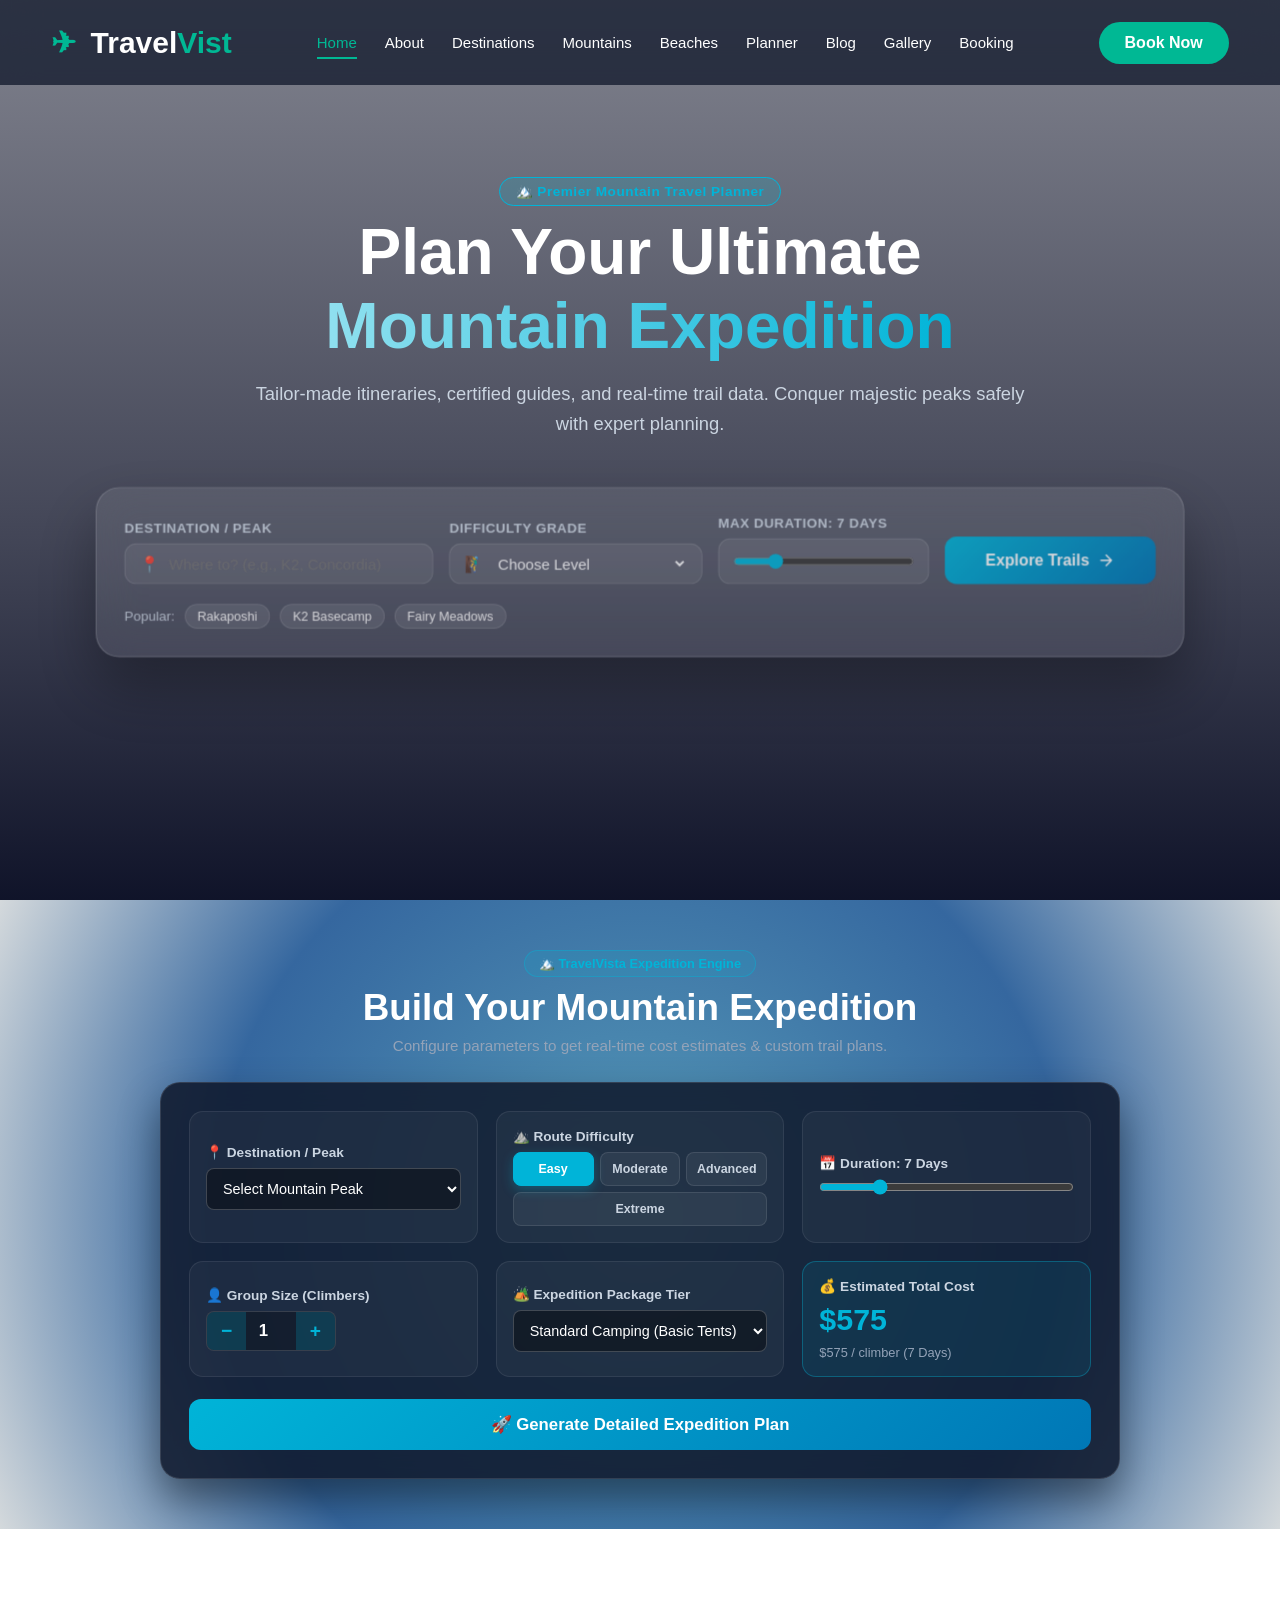
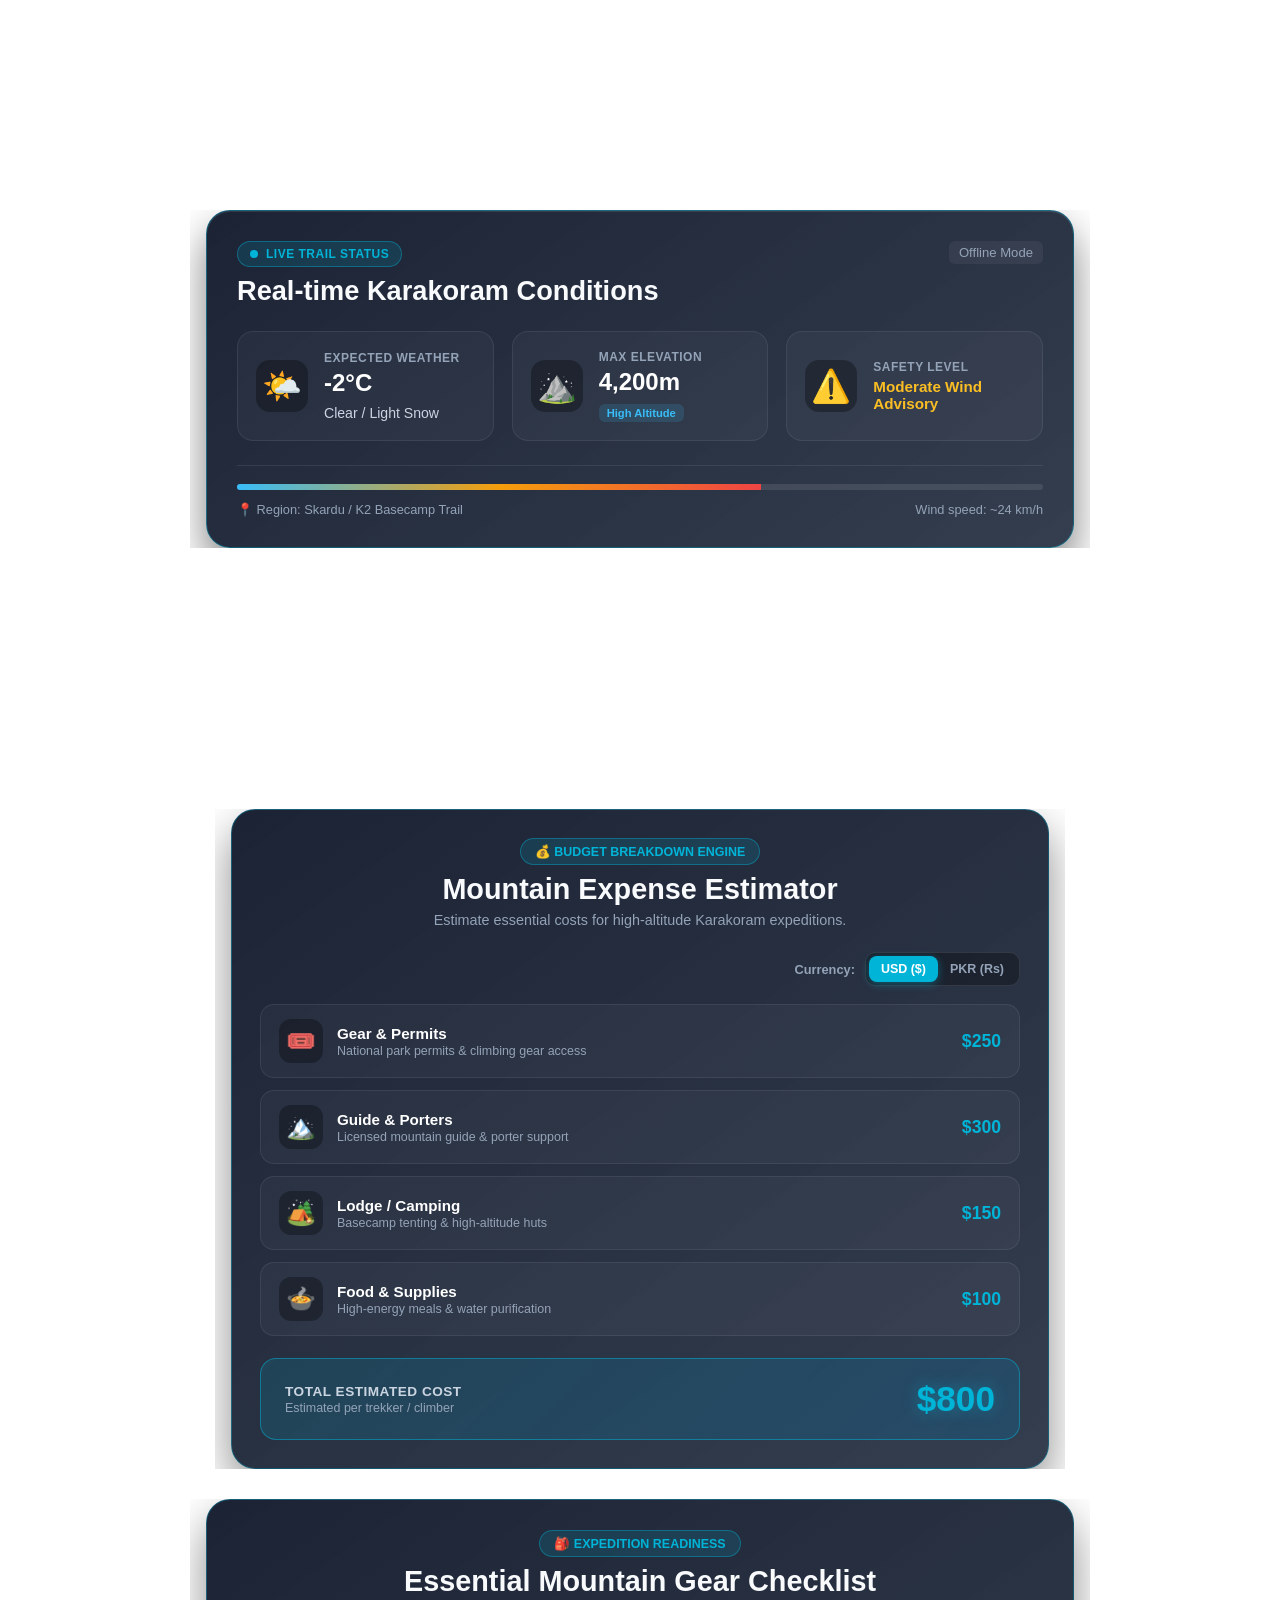
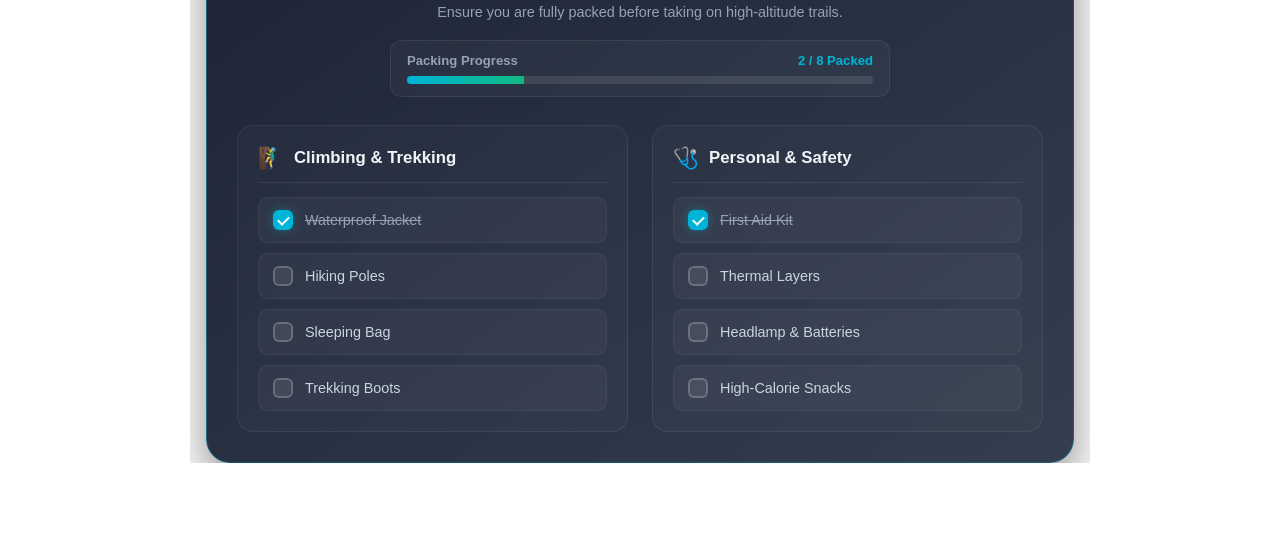
<file: planner.html>
<!DOCTYPE html>
<html lang="en">
<head>
    <meta charset="UTF-8">
    <meta name="viewport" content="width=device-width, initial-scale=1.0">
    <link rel="stylesheet" href="./css/common.css">
    <link rel="stylesheet" href="./css/plenner.css">
    <link rel="stylesheet" href="./css/style.css">
    <title>Document</title>
</head>
<body>
  
           <!-----------------------------navbar section start--------------------------------->



<!--======================
    TravelVist Navbar
=======================-->

<header class="tv-header">

    <div class="tv-container">

        <!-- Logo -->

        <a href="#" class="tv-logo">
            <span class="tv-plane">✈</span>
            Travel<span>Vist</span>
        </a>

        <!-- Navigation -->

        <ul class="tv-nav-menu">

            <li><a href="index.html" class="active">Home</a></li>
            <li><a href="about.html">About</a></li>
            <li><a href="destinations.html">Destinations</a></li>
            <li><a href="mountains.html">Mountains</a></li>
            <li><a href="beaches.html">Beaches</a></li>
            <li><a href="planner.html">Planner</a></li>
            <li><a href="blog.html">Blog</a></li>
            <li><a href="gallery.html">Gallery</a></li>
            <li><a href="booking.html">Booking</a></li>

        </ul>

        <!-- Right Side -->

        <a href="#" class="tv-book-btn">
            Book Now
        </a>

        <!-- Mobile Button -->

        <div class="tv-menu-btn">

            <span></span>
            <span></span>
            <span></span>

        </div>

    </div>

</header>

<!-----------------------------navbar section end--------------------------------->

<!--------------------------------- Hero Section Wrapper start---------------------------------------->
<!--------------------------------- Hero Section Wrapper ---------------------------------------->

<section class="hero-section">
  <!-- Dynamic Video or High-Res Image Background -->
  <div class="hero-bg-overlay"></div>
  
  <div class="hero-container">
    
    <!-- Hero Text Content -->
    <div class="hero-content">
      <span class="badge-pill">🏔️ Premier Mountain Travel Planner</span>
      <h1 class="hero-title">
        Plan Your Ultimate <br />
        <span class="highlight-text">Mountain Expedition</span>
      </h1>
      <p class="hero-subtitle">
        Tailor-made itineraries, certified guides, and real-time trail data. 
        Conquer majestic peaks safely with expert planning.
      </p>
    </div>

    <!-- Advanced Floating Glassmorphism Search Panel -->
    <div class="glass-search-card">
      <form id="heroPlannerForm" autocomplete="off">
        <div class="form-grid">
          
          <!-- Input 1: Trail / Peak Search with Autocomplete Dropdown -->
          <div class="field-group">
            <label for="trailInput">Destination / Peak</label>
            <div class="input-wrapper">
              <span class="field-icon">📍</span>
              <input 
                type="text" 
                id="trailInput" 
                placeholder="Where to? (e.g., K2, Concordia)" 
                required 
              />
            </div>
            <!-- Suggestions Dropdown Box -->
            <div id="suggestionsBox" class="suggestions-dropdown hidden"></div>
          </div>

          <!-- Input 2: Difficulty Level Picker -->
          <div class="field-group">
            <label for="difficultySelect">Difficulty Grade</label>
            <div class="input-wrapper">
              <span class="field-icon">🧗‍♂️</span>
              <select id="difficultySelect" required>
                <option value="" disabled selected>Choose Level</option>
                <option value="beginner">🟢 Beginner (Gentle Slopes)</option>
                <option value="moderate">🔵 Moderate (Trek & Hike)</option>
                <option value="advanced">🔴 Advanced (High Altitude)</option>
                <option value="extreme">🟣 Extreme (Technical Peak)</option>
              </select>
            </div>
          </div>

          <!-- Input 3: Duration / Days Slider -->
          <div class="field-group">
            <label for="durationInput">Max Duration: <span id="durationVal">7</span> Days</label>
            <div class="input-wrapper range-wrapper">
              <input 
                type="range" 
                id="durationInput" 
                min="1" 
                max="30" 
                value="7" 
              />
            </div>
          </div>

          <!-- Submit Action Button -->
          <div class="field-group btn-group">
            <button type="submit" id="searchSubmitBtn" class="primary-btn">
              <span>Explore Trails</span>
              <svg class="btn-arrow" viewBox="0 0 24 24" width="18" height="18">
                <path d="M5 12h14M12 5l7 7-7 7" stroke="currentColor" stroke-width="2" stroke-linecap="round" stroke-linejoin="round" fill="none"/>
              </svg>
            </button>
          </div>

        </div>
      </form>

      <!-- Popular Quick Filters (Tags) -->
      <div class="quick-tags">
        <span>Popular:</span>
        <button class="tag-chip" data-tag="Rakaposhi Basecamp">Rakaposhi</button>
        <button class="tag-chip" data-tag="K2 Basecamp">K2 Basecamp</button>
        <button class="tag-chip" data-tag="Fairy Meadows">Fairy Meadows</button>
      </div>
    </div>

    <!-- Live Metrics Counter Strip -->
    <div class="hero-stats">
      <div class="stat-item">
        <h3 class="counter" data-target="150">0</h3><span>+</span>
        <p>Curated Trails</p>
      </div>
      <div class="stat-divider"></div>
      <div class="stat-item">
        <h3 class="counter" data-target="4900">0</h3><span>m</span>
        <p>Max Elevation</p>
      </div>
      <div class="stat-divider"></div>
      <div class="stat-item">
        <h3 class="counter" data-target="98">0</h3><span>%</span>
        <p>Safety Score</p>
      </div>
    </div>

  </div>
</section>
<!--------------------------------- Hero Section Wrapper ---------------------------------------->
<!--------------------------------- Hero Section Wrapper end---------------------------------------->

<!------------------------------------ TRIP SETUP FORM SECTION satrt ------------------------------->
<!------------------------------------ TRIP SETUP FORM SECTION satrt ------------------------------->
<section class="expedition-planner">
  <div class="planner-box">
    
    <div class="planner-head">
      <span class="planner-tag">🏔️ TravelVista Expedition Engine</span>
      <h2>Build Your Mountain Expedition</h2>
      <p>Configure parameters to get real-time cost estimates & custom trail plans.</p>
    </div>

    <form id="expeditionForm" class="planner-form" autocomplete="off">
      <div class="planner-grid">

        <!-- 1. Destination Picker -->
        <div class="field-card">
          <label for="destSelect">📍 Destination / Peak</label>
          <select id="destSelect" required>
            <option value="" disabled selected>Select Mountain Peak</option>
            <option value="K2 Basecamp" data-base="950">K2 Basecamp (8,611m)</option>
            <option value="Rakaposhi Trek" data-base="420">Rakaposhi Basecamp (7,788m)</option>
            <option value="Fairy Meadows" data-base="310">Fairy Meadows & Nanga Parbat</option>
            <option value="Concordia Trail" data-base="850">Concordia Trek (Karakoram)</option>
            <option value="Rush Lake Peak" data-base="380">Rush Lake (High Altitude Lake)</option>
          </select>
        </div>

        <!-- 2. Difficulty Grade -->
        <div class="field-card">
          <label>⛰️ Route Difficulty</label>
          <div class="radio-pill-group">
            <label><input type="radio" name="difficulty" value="Easy" data-mult="1" checked><span>Easy</span></label>
            <label><input type="radio" name="difficulty" value="Moderate" data-mult="1.2"><span>Moderate</span></label>
            <label><input type="radio" name="difficulty" value="Advanced" data-mult="1.45"><span>Advanced</span></label>
            <label><input type="radio" name="difficulty" value="Extreme" data-mult="1.75"><span>Extreme</span></label>
          </div>
        </div>

        <!-- 3. Trip Duration Slider -->
        <div class="field-card">
          <label for="tripDays">📅 Duration: <strong id="daysDisplay">7</strong> Days</label>
          <div class="range-box">
            <input type="range" id="tripDays" min="3" max="21" value="7">
          </div>
        </div>

        <!-- 4. Climbers Group Counter -->
        <div class="field-card">
          <label>👤 Group Size (Climbers)</label>
          <div class="counter-control">
            <button type="button" id="subClimber">−</button>
            <input type="number" id="climberCount" value="1" min="1" max="15" readonly>
            <button type="button" id="addClimber">+</button>
          </div>
        </div>

        <!-- 5. Gear & Expedition Tier -->
        <div class="field-card">
          <label for="packageTier">🏕️ Expedition Package Tier</label>
          <select id="packageTier">
            <option value="Standard Camping" data-tier="25">Standard Camping (Basic Tents)</option>
            <option value="Alpine Lodge" data-tier="60">Alpine Lodge & Huts</option>
            <option value="All-Inclusive Pro" data-tier="120">Pro Expeditions (Porters + High-Altitude Gear)</option>
          </select>
        </div>

        <!-- 6. Real-Time Dynamic Budget Output -->
        <div class="field-card budget-highlight-card">
          <label>💰 Estimated Total Cost</label>
          <div class="budget-main">$<span id="liveBudget">0</span></div>
          <span class="budget-sub" id="personCostLabel">$0 / climber</span>
        </div>

      </div>

      <button type="submit" class="generate-btn">
        <span>🚀 Generate Detailed Expedition Plan</span>
      </button>
    </form>

    <!-- Detailed Plan Output Display -->
    <div id="planOutput" class="output-card hidden"></div>

  </div>
</section>

<!-- CENTER SCREEN ALERT MODAL -->
<div id="alertModal" class="modal-overlay hidden">
  <div class="modal-card">
    <button type="button" id="closeModalBtn" class="modal-close">&times;</button>
    <div id="modalBody" class="modal-content">
      <!-- JavaScript data yahan add karega -->
    </div>
    <button type="button" id="modalOkBtn" class="modal-btn">Got it & Continue</button>
  </div>
</div>

<!------------------------------------ TRIP SETUP FORM SECTION end ------------------------------->
<!------------------------------------ TRIP SETUP FORM SECTION end ------------------------------->

<!------------------------------------ LIVE TRAIL & WEATHER ALERT CARD start ------------------------------->
<!------------------------------------ LIVE TRAIL & WEATHER ALERT CARD start ------------------------------->
<!-- MAIN LIVE TRAIL & WEATHER ALERT -->
 <div class="weather-alert">
<section class="weather-alert-section">
  <div class="weather-alert-card">
    
    <!-- Top Header & Live Pulse Badge -->
    <div class="alert-card-header">
      <div class="header-title-box">
        <span class="live-pulse-badge">
          <span class="pulse-dot"></span> LIVE TRAIL STATUS
        </span>
        <h2>Real-time Karakoram Conditions</h2>
      </div>
      <span id="updateTime" class="trail-update-time">Fetching data...</span>
    </div>

    <!-- Main Metrics Grid -->
    <div class="weather-metrics-grid">
      
      <!-- Metric 1: Temperature & Forecast -->
      <div class="metric-item weather-main">
        <div class="metric-icon">🌤️</div>
        <div class="metric-details">
          <span class="metric-label">Expected Weather</span>
          <div class="metric-value-group">
            <span id="liveTemp" class="temp-display">--°C</span>
            <span id="liveCondition" class="weather-condition">Loading weather...</span>
          </div>
        </div>
      </div>

      <!-- Metric 2: Max Elevation -->
      <div class="metric-item elevation-main">
        <div class="metric-icon">⛰️</div>
        <div class="metric-details">
          <span class="metric-label">Max Elevation</span>
          <div class="metric-value-group">
            <span class="metric-value">4,200m</span>
            <span class="sub-badge">High Altitude</span>
          </div>
        </div>
      </div>

      <!-- Metric 3: Safety Level Alert -->
      <div class="metric-item safety-alert-main warning" id="safetyCardBox">
        <div class="metric-icon">⚠️</div>
        <div class="metric-details">
          <span class="metric-label">Safety Level</span>
          <div class="metric-value-group">
            <span id="liveSafety" class="safety-status">Checking Winds...</span>
          </div>
        </div>
      </div>

    </div>

    <!-- Altitude & Safety Progress Bar -->
    <div class="trail-safety-footer">
      <div class="safety-indicator-bar">
        <div id="safetyBarFill" class="bar-fill" style="width: 65%;"></div>
      </div>
      <div class="footer-note">
        <span>📍 Region: Skardu / K2 Basecamp Trail</span>
        <span id="liveWind">Wind speed: -- km/h</span>
      </div>
    </div>

  </div>
</section>
</div>
<!------------------------------------ LIVE TRAIL & WEATHER ALERT CARD end ------------------------------->
<!------------------------------------ LIVE TRAIL & WEATHER ALERT CARD end ------------------------------->

<!------------------------------------ MOUNTAIN EXPENSE ESTIMATOR SECTION start ------------------------------->
<!------------------------------------ MOUNTAIN EXPENSE ESTIMATOR SECTION start ------------------------------->

  <!-- MOUNTAIN EXPENSE ESTIMATOR SECTION -->
<div class="scrollable-content-wrapper">
<section class="estimator-section">
<div class="estimator-card">
    
    <!-- Section Header -->
    <div class="estimator-header">
      <div class="header-badge">💰 Budget Breakdown Engine</div>
      <h2>Mountain Expense Estimator</h2>
      <p>Estimate essential costs for high-altitude Karakoram expeditions.</p>
    </div>

    <!-- Currency Toggle Controls -->
    <div class="currency-toggle-bar">
      <span class="toggle-label">Currency:</span>
      <div class="currency-btn-group">
        <button type="button" class="curr-btn active" data-curr="USD">USD ($)</button>
        <button type="button" class="curr-btn" data-curr="PKR">PKR (Rs)</button>
      </div>
    </div>

    <!-- Breakdown Items List -->
    <div class="expense-items-container">
      
      <!-- Expense 1: Gear & Permits -->
      <div class="expense-row" data-usd="250">
        <div class="expense-info">
          <span class="expense-icon">🎟️</span>
          <div>
            <span class="expense-title">Gear & Permits</span>
            <small class="expense-desc">National park permits & climbing gear access</small>
          </div>
        </div>
        <div class="expense-price-box">
          <span class="expense-amount" data-base="250">$250</span>
        </div>
      </div>

      <!-- Expense 2: Guide & Porters -->
      <div class="expense-row" data-usd="300">
        <div class="expense-info">
          <span class="expense-icon">🏔️</span>
          <div>
            <span class="expense-title">Guide & Porters</span>
            <small class="expense-desc">Licensed mountain guide & porter support</small>
          </div>
        </div>
        <div class="expense-price-box">
          <span class="expense-amount" data-base="300">$300</span>
        </div>
      </div>

      <!-- Expense 3: Lodge / Camping -->
      <div class="expense-row" data-usd="150">
        <div class="expense-info">
          <span class="expense-icon">🏕️</span>
          <div>
            <span class="expense-title">Lodge / Camping</span>
            <small class="expense-desc">Basecamp tenting & high-altitude huts</small>
          </div>
        </div>
        <div class="expense-price-box">
          <span class="expense-amount" data-base="150">$150</span>
        </div>
      </div>

      <!-- Expense 4: Food & Supplies -->
      <div class="expense-row" data-usd="100">
        <div class="expense-info">
          <span class="expense-icon">🍲</span>
          <div>
            <span class="expense-title">Food & Supplies</span>
            <small class="expense-desc">High-energy meals & water purification</small>
          </div>
        </div>
        <div class="expense-price-box">
          <span class="expense-amount" data-base="100">$100</span>
        </div>
      </div>

    </div>

    <!-- Total Cost Highlight Card -->
    <div class="total-summary-card">
      <div class="summary-meta">
        <span class="total-label">Total Estimated Cost</span>
        <span class="total-subtext">Estimated per trekker / climber</span>
      </div>
      <div class="total-amount-display">
        <span id="grandTotal">$800</span>
      </div>
    </div>

  </div>
</section>
<!------------------------------------ MOUNTAIN EXPENSE ESTIMATOR SECTION end ------------------------------->
<!------------------------------ ESSENTIAL MOUNTAIN GEAR CHECKLISTstart ------------------------------------->
<!------------------------------ ESSENTIAL MOUNTAIN GEAR CHECKLISTstart ------------------------------------->
<!-- ESSENTIAL MOUNTAIN GEAR CHECKLIST -->

<section class="checklist-section">
  <div class="checklist-card">
 
    <!-- Section Header -->
   <div class="checklist-header">
      <div class="header-badge">🎒 Expedition Readiness</div>
      <h2>Essential Mountain Gear Checklist</h2>
      <p>Ensure you are fully packed before taking on high-altitude trails.</p>

      <!-- Dynamic Progress Tracker -->
   <div class="checklist-progress-box">
        <div class="progress-labels">
          <span class="progress-title">Packing Progress</span>
          <span id="checklistCounter" class="progress-count">0 / 8 Packed</span>
        </div>
        <div class="progress-track">
          <div id="checklistProgressBar" class="progress-bar-fill" style="width: 0%;"></div>
        </div>
      </div>
    </div>
 
    <!-- 2-Column Side-by-Side Grid Layout -->
    <div class="gear-grid-container">
      
      <!-- COLUMN 1: Climbing & Trekking -->
     <div class="gear-column">
        <div class="column-header">
          <span class="column-icon">🧗‍♂️</span>
          <h3>Climbing & Trekking</h3>
        </div>

        <ul class="gear-list">
          <li class="gear-item">
            <label class="custom-checkbox">
              <input type="checkbox" class="gear-check" checked>
              <span class="checkmark"></span>
              <span class="gear-name">Waterproof Jacket</span>
            </label>
          </li>
          <li class="gear-item">
            <label class="custom-checkbox">
              <input type="checkbox" class="gear-check">
              <span class="checkmark"></span>
              <span class="gear-name">Hiking Poles</span>
            </label>
          </li>
          <li class="gear-item">
            <label class="custom-checkbox">
              <input type="checkbox" class="gear-check">
              <span class="checkmark"></span>
              <span class="gear-name">Sleeping Bag</span>
            </label>
          </li>
          <li class="gear-item">
            <label class="custom-checkbox">
              <input type="checkbox" class="gear-check">
              <span class="checkmark"></span>
              <span class="gear-name">Trekking Boots</span>
            </label>
          </li>
        </ul>
      </div>

      <!-- COLUMN 2: Personal & Safety -->
      <div class="gear-column">
        <div class="column-header">
          <span class="column-icon">🩺</span>
          <h3>Personal & Safety</h3>
        </div>

        <ul class="gear-list">
          <li class="gear-item">
            <label class="custom-checkbox">
              <input type="checkbox" class="gear-check" checked>
              <span class="checkmark"></span>
              <span class="gear-name">First Aid Kit</span>
            </label>
          </li>
          <li class="gear-item">
            <label class="custom-checkbox">
              <input type="checkbox" class="gear-check">
              <span class="checkmark"></span>
              <span class="gear-name">Thermal Layers</span>
            </label>
          </li>
          <li class="gear-item">
            <label class="custom-checkbox">
              <input type="checkbox" class="gear-check">
              <span class="checkmark"></span>
              <span class="gear-name">Headlamp & Batteries</span>
            </label>
          </li>
          <li class="gear-item">
            <label class="custom-checkbox">
              <input type="checkbox" class="gear-check">
              <span class="checkmark"></span>
              <span class="gear-name">High-Calorie Snacks</span>
            </label>
          </li>
        </ul>
      </div>

    </div>

  </div>
</section>
</div>


</div> <!-- Closing tag for scrollable-content-wrapper -->
<!------------------------------ ESSENTIAL MOUNTAIN GEAR CHECKLIST end ------------------------------------->
<!------------------------------ ESSENTIAL MOUNTAIN GEAR CHECKLIST end ------------------------------------->
<!------------------------------ ESSENTIAL MOUNTAIN GEAR CHECKLIST end ------------------------------------->

<script src="https://cdnjs.cloudflare.com/ajax/libs/gsap/3.12.2/gsap.min.js"></script>
<script src="./js/planner.js"></script>
    <script src="./js/common.js"></script>
    
</body>
</html>
</file>
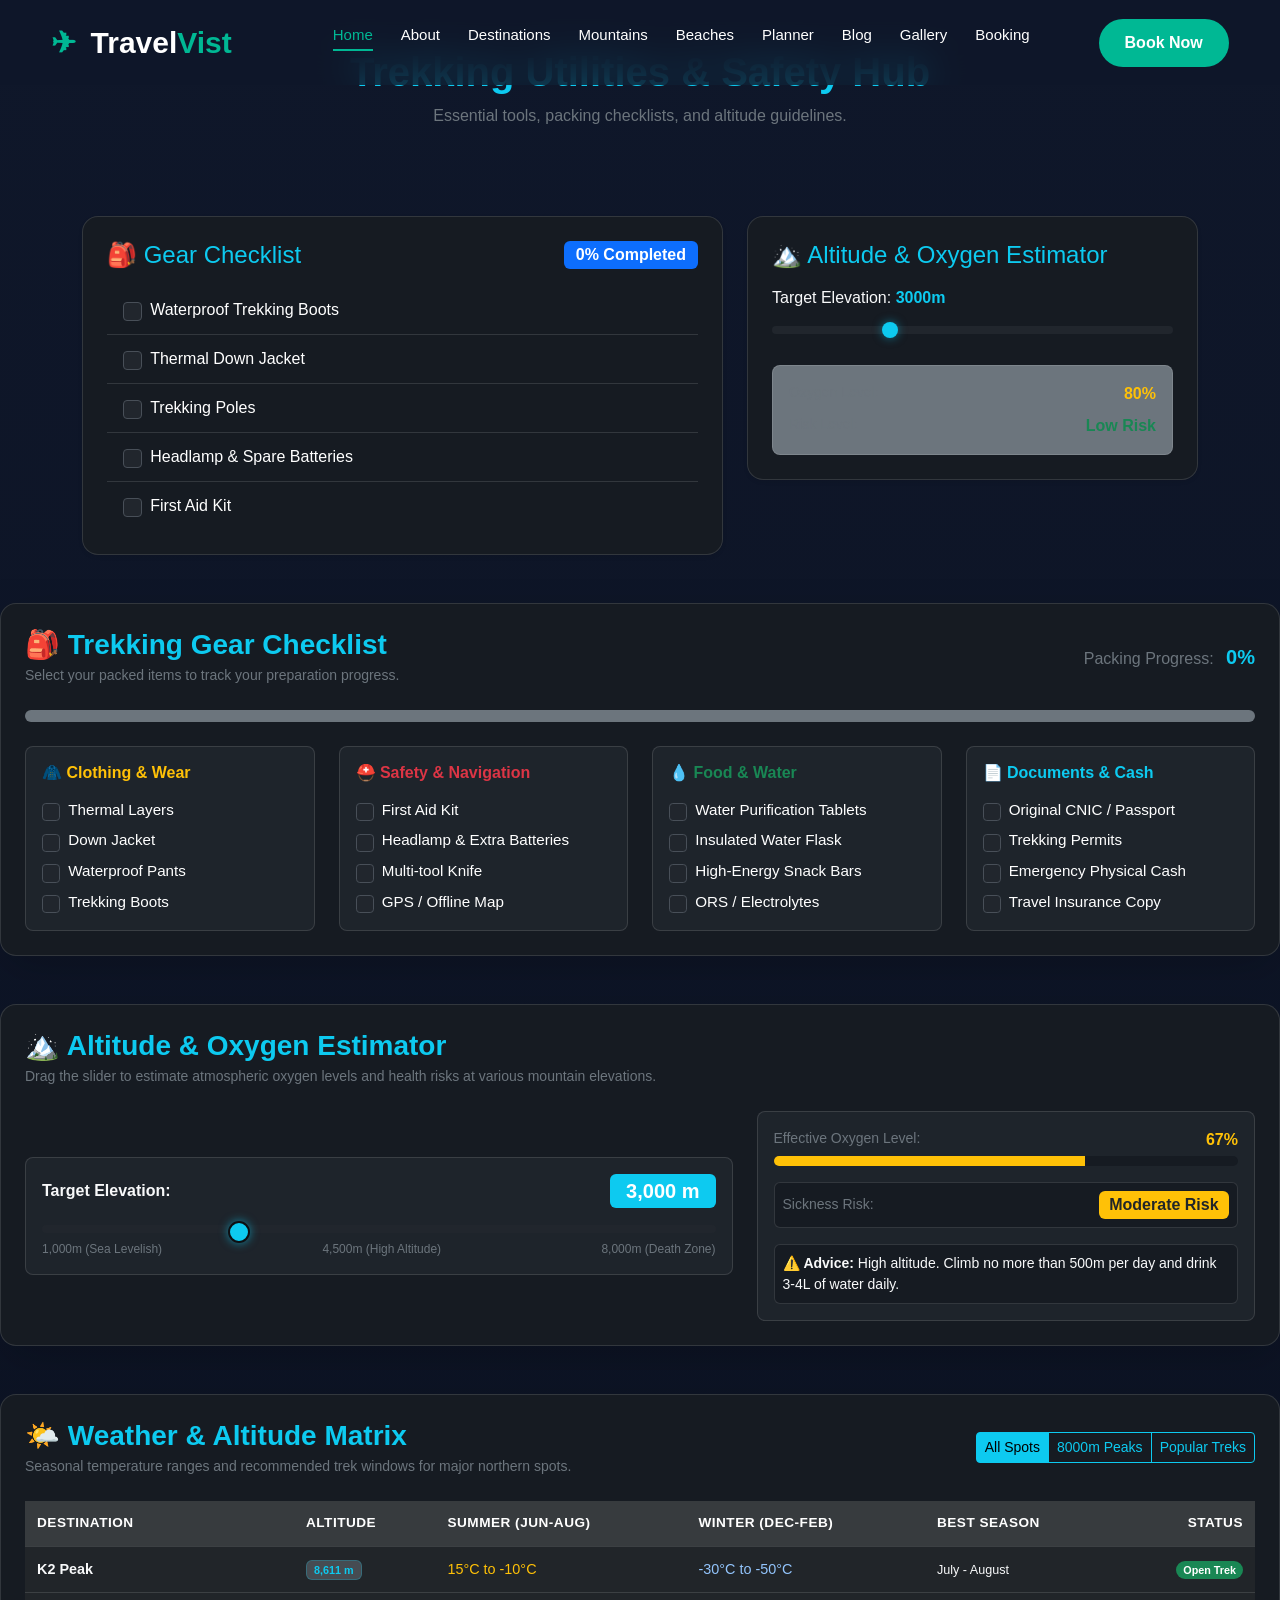
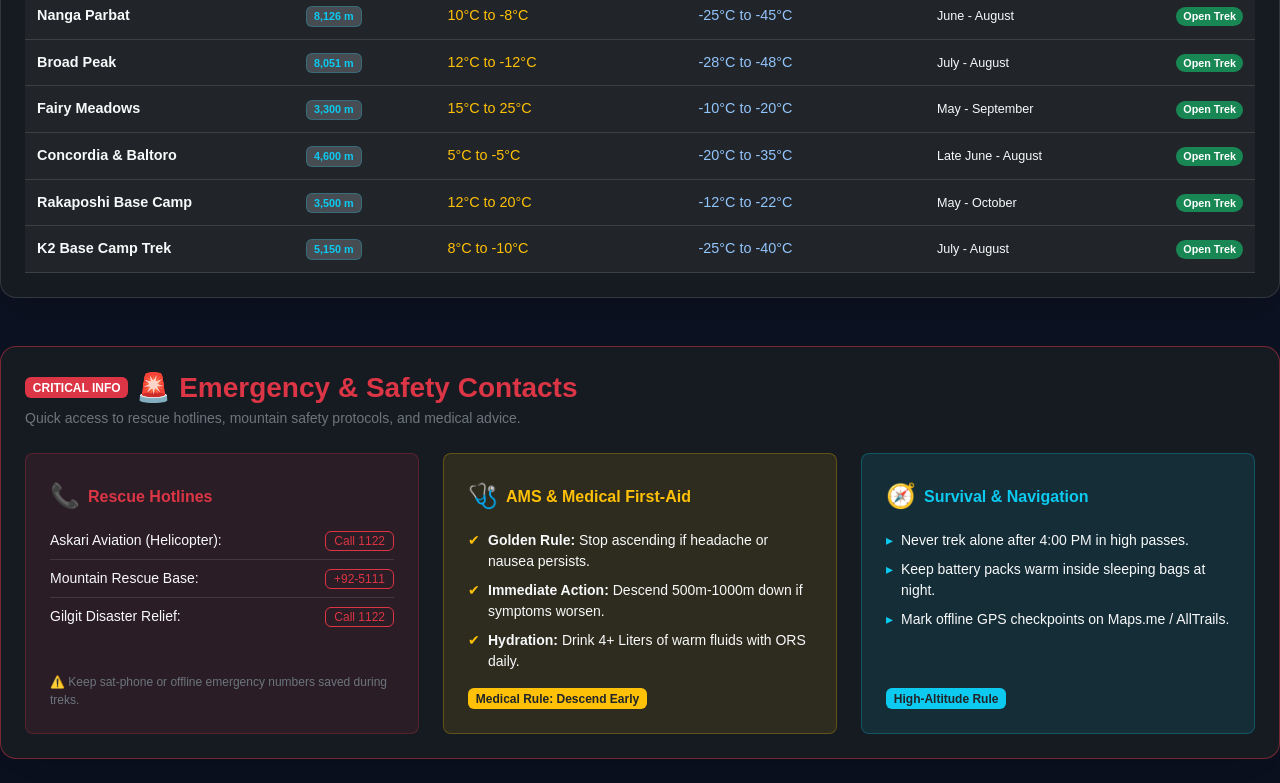
<file: utilities.html>
<!DOCTYPE html>
<html lang="en">
<head>
  <meta charset="UTF-8">
  <meta name="viewport" content="width=device-width, initial-scale=1.0">
  <title>TravelEase - Trekking Utilities</title>
  <link href="https://cdn.jsdelivr.net/npm/bootstrap@5.3.0/dist/css/bootstrap.min.css" rel="stylesheet">
  <link rel="stylesheet" href="./css/mountains.css">
  <link rel="stylesheet" href="./css/utilities.css">
  <link rel="stylesheet" href="./css/style.css">
</head>
<body class="bg-dark text-white">

 
<!--======================
    TravelVist Navbar
=======================-->

<header class="tv-header">

    <div class="tv-container">

        <!-- Logo -->

        <a href="#" class="tv-logo">
            <span class="tv-plane">✈</span>
            Travel<span>Vist</span>
        </a>

        <!-- Navigation -->

        <ul class="tv-nav-menu">

<li><a href="index.html" class="active">Home</a></li>
            <li><a href="about.html">About</a></li>
            <li><a href="destinations.html">Destinations</a></li>
            <li><a href="mountains.html">Mountains</a></li>
            <li><a href="beaches.html">Beaches</a></li>
            <li><a href="planner.html">Planner</a></li>
            <li><a href="blog.html">Blog</a></li>
            <li><a href="gallery.html">Gallery</a></li>
            <li><a href="booking.html">Booking</a></li>
        </ul>

        <!-- Right Side -->

        <a href="#" class="tv-book-btn">
            Book Now
        </a>

        <!-- Mobile Button -->

        <div class="tv-menu-btn">

            <span></span>
            <span></span>
            <span></span>

        </div>

    </div>

</header>

  <!-- Header -->
  <header class="py-5 text-center">
    <div class="container">
      <h1 class="fw-bold text-info">Trekking Utilities & Safety Hub</h1>
      <p class="text-secondary">Essential tools, packing checklists, and altitude guidelines.</p>
    </div>
  </header>

  <main class="container my-4">
    <div class="row g-4">
      
      <!-- Utility 1: Gear Checklist -->
      <div class="col-lg-7">
        <div class="p-4 rounded-4 border border-secondary bg-dark shadow-sm">
          <div class="d-flex justify-content-between align-items-center mb-3">
            <h3 class="h4 text-info m-0">🎒 Gear Checklist</h3>
            <span id="checklistProgress" class="badge bg-primary fs-6">0% Completed</span>
          </div>

          <div class="list-group list-group-flush" id="gearList">
            <label class="list-group-item bg-transparent text-white border-secondary">
              <input class="form-check-input me-2 gear-item" type="checkbox"> Waterproof Trekking Boots
            </label>
            <label class="list-group-item bg-transparent text-white border-secondary">
              <input class="form-check-input me-2 gear-item" type="checkbox"> Thermal Down Jacket
            </label>
            <label class="list-group-item bg-transparent text-white border-secondary">
              <input class="form-check-input me-2 gear-item" type="checkbox"> Trekking Poles
            </label>
            <label class="list-group-item bg-transparent text-white border-secondary">
              <input class="form-check-input me-2 gear-item" type="checkbox"> Headlamp & Spare Batteries
            </label>
            <label class="list-group-item bg-transparent text-white border-secondary">
              <input class="form-check-input me-2 gear-item" type="checkbox"> First Aid Kit
            </label>
          </div>
        </div>
      </div>

      <!-- Utility 2: Altitude Estimator -->
      <div class="col-lg-5">
        <div class="p-4 rounded-4 border border-secondary bg-dark shadow-sm mb-4">
          <h3 class="h4 text-info mb-3">🏔️ Altitude & Oxygen Estimator</h3>

          <div class="mb-3">
            <label for="altitudeRange" class="form-label text-light">Target Elevation: <strong id="altitudeVal" class="text-info">3000m</strong></label>
            <input type="range" class="form-range" id="altitudeRange" min="1000" max="8000" step="500" value="3000">
          </div>

          <div class="p-3 bg-secondary bg-opacity-20 rounded-3 border border-secondary">
            <div class="d-flex justify-content-between mb-2">
              <span class="small text-secondary">Oxygen Level:</span>
              <strong id="oxygenLevel" class="text-warning">80%</strong>
            </div>
            <div class="d-flex justify-content-between">
              <span class="small text-secondary">Risk Level:</span>
              <strong id="riskLevel" class="text-success">Low Risk</strong>
            </div>
          </div>
        </div>
      </div>

    </div>
  </main>
<!----------------------------Packing & Gear Checklist Section ------------------------------------>
<!----------------------------Packing & Gear Checklist Section ------------------------------------>

<!-- Tool 1: Packing & Gear Checklist Section -->
<section id="gearChecklistSection" class="py-4">
  <div class="card border-secondary bg-dark text-white shadow-lg p-3 p-md-4 rounded-4">
    
    <!-- Header & Overall Progress Bar -->
    <div class="d-flex flex-column flex-md-row justify-content-between align-items-md-center mb-4 gap-3">
      <div>
        <h2 class="h3 text-info fw-bold mb-1">🎒 Trekking Gear Checklist</h2>
        <p class="text-secondary small mb-0">Select your packed items to track your preparation progress.</p>
      </div>
      <div class="text-md-end">
        <span class="fs-6 text-secondary">Packing Progress:</span>
        <span id="overallProgressText" class="fw-bold text-info fs-5 ms-2">0%</span>
      </div>
    </div>

    <!-- Progress Bar -->
    <div class="progress mb-4 bg-secondary bg-opacity-20" style="height: 12px; border-radius: 10px;">
      <div id="overallProgressBar" class="progress-bar bg-info progress-bar-striped progress-bar-animated" role="progressbar" style="width: 0%;" aria-valuenow="0" aria-valuemin="0" aria-valuemax="100"></div>
    </div>

    <!-- Categories Grid -->
    <div class="row g-4">
      
      <!-- Category 1: Clothing -->
      <div class="col-12 col-md-6 col-xl-3">
        <div class="p-3 bg-secondary bg-opacity-10 border border-secondary rounded-3 h-100">
          <h3 class="h6 text-warning fw-bold mb-3">🧥 Clothing & Wear</h3>
          <div class="d-flex flex-column gap-2">
            <label class="form-check-label d-flex align-items-center gap-2">
              <input class="form-check-input gear-item" type="checkbox"> Thermal Layers
            </label>
            <label class="form-check-label d-flex align-items-center gap-2">
              <input class="form-check-input gear-item" type="checkbox"> Down Jacket
            </label>
            <label class="form-check-label d-flex align-items-center gap-2">
              <input class="form-check-input gear-item" type="checkbox"> Waterproof Pants
            </label>
            <label class="form-check-label d-flex align-items-center gap-2">
              <input class="form-check-input gear-item" type="checkbox"> Trekking Boots
            </label>
          </div>
        </div>
      </div>

      <!-- Category 2: Safety Gear -->
      <div class="col-12 col-md-6 col-xl-3">
        <div class="p-3 bg-secondary bg-opacity-10 border border-secondary rounded-3 h-100">
          <h3 class="h6 text-danger fw-bold mb-3">⛑️ Safety & Navigation</h3>
          <div class="d-flex flex-column gap-2">
            <label class="form-check-label d-flex align-items-center gap-2">
              <input class="form-check-input gear-item" type="checkbox"> First Aid Kit
            </label>
            <label class="form-check-label d-flex align-items-center gap-2">
              <input class="form-check-input gear-item" type="checkbox"> Headlamp & Extra Batteries
            </label>
            <label class="form-check-label d-flex align-items-center gap-2">
              <input class="form-check-input gear-item" type="checkbox"> Multi-tool Knife
            </label>
            <label class="form-check-label d-flex align-items-center gap-2">
              <input class="form-check-input gear-item" type="checkbox"> GPS / Offline Map
            </label>
          </div>
        </div>
      </div>

      <!-- Category 3: Food & Water -->
      <div class="col-12 col-md-6 col-xl-3">
        <div class="p-3 bg-secondary bg-opacity-10 border border-secondary rounded-3 h-100">
          <h3 class="h6 text-success fw-bold mb-3">💧 Food & Water</h3>
          <div class="d-flex flex-column gap-2">
            <label class="form-check-label d-flex align-items-center gap-2">
              <input class="form-check-input gear-item" type="checkbox"> Water Purification Tablets
            </label>
            <label class="form-check-label d-flex align-items-center gap-2">
              <input class="form-check-input gear-item" type="checkbox"> Insulated Water Flask
            </label>
            <label class="form-check-label d-flex align-items-center gap-2">
              <input class="form-check-input gear-item" type="checkbox"> High-Energy Snack Bars
            </label>
            <label class="form-check-label d-flex align-items-center gap-2">
              <input class="form-check-input gear-item" type="checkbox"> ORS / Electrolytes
            </label>
          </div>
        </div>
      </div>

      <!-- Category 4: Documents -->
      <div class="col-12 col-md-6 col-xl-3">
        <div class="p-3 bg-secondary bg-opacity-10 border border-secondary rounded-3 h-100">
          <h3 class="h6 text-info fw-bold mb-3">📄 Documents & Cash</h3>
          <div class="d-flex flex-column gap-2">
            <label class="form-check-label d-flex align-items-center gap-2">
              <input class="form-check-input gear-item" type="checkbox"> Original CNIC / Passport
            </label>
            <label class="form-check-label d-flex align-items-center gap-2">
              <input class="form-check-input gear-item" type="checkbox"> Trekking Permits
            </label>
            <label class="form-check-label d-flex align-items-center gap-2">
              <input class="form-check-input gear-item" type="checkbox"> Emergency Physical Cash
            </label>
            <label class="form-check-label d-flex align-items-center gap-2">
              <input class="form-check-input gear-item" type="checkbox"> Travel Insurance Copy
            </label>
          </div>
        </div>
      </div>

    </div>
  </div>
</section>
<!--------------------------------------------------------------------->
<!-- Tool 2: Altitude & Oxygen Calculator Section -->
<section id="altitudeCalculatorSection" class="py-4">
  <div class="card border-secondary bg-dark text-white shadow-lg p-3 p-md-4 rounded-4">
    
    <div class="mb-4">
      <h2 class="h3 text-info fw-bold mb-1">🏔️ Altitude & Oxygen Estimator</h2>
      <p class="text-secondary small mb-0">Drag the slider to estimate atmospheric oxygen levels and health risks at various mountain elevations.</p>
    </div>

    <div class="row g-4 align-items-center">
      
      <!-- Range Slider Column -->
      <div class="col-12 col-lg-7">
        <div class="p-3 bg-secondary bg-opacity-10 border border-secondary rounded-3">
          <div class="d-flex justify-content-between align-items-center mb-2">
            <label for="altitudeSlider" class="form-label fw-bold text-light mb-0">Target Elevation:</label>
            <span id="altitudeDisplay" class="badge bg-info fs-5 px-3">3,000 m</span>
          </div>

          <input type="range" class="form-range custom-range" id="altitudeSlider" min="1000" max="8000" step="250" value="3000">

          <div class="d-flex justify-content-between text-secondary extra-small">
            <span>1,000m (Sea Levelish)</span>
            <span>4,500m (High Altitude)</span>
            <span>8,000m (Death Zone)</span>
          </div>
        </div>
      </div>

      <!-- Live Results & Risk Indicator Column -->
      <div class="col-12 col-lg-5">
        <div class="p-3 bg-secondary bg-opacity-10 border border-secondary rounded-3">
          
          <!-- Oxygen Level Bar -->
          <div class="mb-3">
            <div class="d-flex justify-content-between mb-1">
              <span class="small text-secondary">Effective Oxygen Level:</span>
              <strong id="oxygenPercentage" class="text-warning">78%</strong>
            </div>
            <div class="progress bg-dark" style="height: 10px; border-radius: 5px;">
              <div id="oxygenProgressBar" class="progress-bar bg-warning" role="progressbar" style="width: 78%;"></div>
            </div>
          </div>

          <!-- Risk Level Badge -->
          <div class="d-flex justify-content-between align-items-center mb-3 p-2 bg-dark rounded-2 border border-secondary">
            <span class="small text-secondary">Sickness Risk:</span>
            <span id="riskBadge" class="badge bg-success fs-6">Low Risk</span>
          </div>

          <!-- Dynamic Medical Tip -->
          <div class="p-2 bg-dark rounded-2 border border-secondary">
            <p id="altitudeTip" class="small text-light mb-0">
              💡 <strong>Advice:</strong> Ideal height for gradual acclimatization. Stay hydrated!
            </p>
          </div>

        </div>
      </div>

    </div>

  </div>
</section>
<!---------------------------------------------------------->
<!-- Tool 3: Weather & Temperature Matrix Section -->
<section id="weatherMatrixSection" class="py-4">
  <div class="card border-secondary bg-dark text-white shadow-lg p-3 p-md-4 rounded-4">
    
    <!-- Section Header & Filter Buttons -->
    <div class="d-flex flex-column flex-md-row justify-content-between align-items-md-center mb-4 gap-3">
      <div>
        <h2 class="h3 text-info fw-bold mb-1">🌤️ Weather & Altitude Matrix</h2>
        <p class="text-secondary small mb-0">Seasonal temperature ranges and recommended trek windows for major northern spots.</p>
      </div>

      <!-- Filter Buttons -->
      <div class="btn-group btn-group-sm" role="group" aria-label="Weather location filters">
        <button type="button" class="btn btn-outline-info active filter-weather-btn" data-filter="all">All Spots</button>
        <button type="button" class="btn btn-outline-info filter-weather-btn" data-filter="peaks">8000m Peaks</button>
        <button type="button" class="btn btn-outline-info filter-weather-btn" data-filter="treks">Popular Treks</button>
      </div>
    </div>

    <!-- Responsive Weather Table -->
    <div class="table-responsive">
      <table class="table table-dark table-hover align-middle border-secondary mb-0">
        <thead class="table-active text-info border-bottom border-secondary">
          <tr>
            <th scope="col">Destination</th>
            <th scope="col">Altitude</th>
            <th scope="col">Summer (Jun-Aug)</th>
            <th scope="col">Winter (Dec-Feb)</th>
            <th scope="col">Best Season</th>
            <th scope="col" class="text-end">Status</th>
          </tr>
        </thead>
        <tbody id="weatherMatrixBody">
          <!-- Populated by JavaScript -->
        </tbody>
      </table>
    </div>

  </div>
</section>
<!------------------------------------------------------------------->

<!-- Tool 4: Emergency & Safety Contacts Section -->
<section id="emergencySafetySection" class="py-4">
  <div class="card border-danger border-opacity-50 bg-dark text-white shadow-lg p-3 p-md-4 rounded-4">
    
    <!-- Section Header -->
    <div class="mb-4">
      <div class="d-flex align-items-center gap-2 mb-1">
        <span class="badge bg-danger">CRITICAL INFO</span>
        <h2 class="h3 text-danger fw-bold mb-0">🚨 Emergency & Safety Contacts</h2>
      </div>
      <p class="text-secondary small mb-0">Quick access to rescue hotlines, mountain safety protocols, and medical advice.</p>
    </div>

    <!-- Cards Grid -->
    <div class="row g-3 g-md-4">
      
      <!-- Card 1: Emergency Helplines -->
      <div class="col-12 col-md-6 col-lg-4">
        <div class="p-3 p-md-4 bg-danger bg-opacity-10 border border-danger border-opacity-25 rounded-3 h-100 d-flex flex-column justify-content-between">
          <div>
            <div class="d-flex align-items-center gap-2 mb-3">
              <span class="fs-4">📞</span>
              <h3 class="h6 text-danger fw-bold mb-0">Rescue Hotlines</h3>
            </div>
            <ul class="list-unstyled text-light small d-flex flex-column gap-2 mb-3">
              <li class="d-flex justify-content-between align-items-center border-bottom border-secondary border-opacity-25 pb-2">
                <span>Askari Aviation (Helicopter):</span>
                <a href="tel:1122" class="btn btn-outline-danger btn-sm px-2 py-0">Call 1122</a>
              </li>
              <li class="d-flex justify-content-between align-items-center border-bottom border-secondary border-opacity-25 pb-2">
                <span>Mountain Rescue Base:</span>
                <a href="tel:+9251111111" class="btn btn-outline-danger btn-sm px-2 py-0">+92-5111</a>
              </li>
              <li class="d-flex justify-content-between align-items-center">
                <span>Gilgit Disaster Relief:</span>
                <a href="tel:1122" class="btn btn-outline-danger btn-sm px-2 py-0">Call 1122</a>
              </li>
            </ul>
          </div>
          <p class="extra-small text-secondary mb-0">⚠️ Keep sat-phone or offline emergency numbers saved during treks.</p>
        </div>
      </div>

      <!-- Card 2: Acute Mountain Sickness (AMS) Protocol -->
      <div class="col-12 col-md-6 col-lg-4">
        <div class="p-3 p-md-4 bg-warning bg-opacity-10 border border-warning border-opacity-25 rounded-3 h-100 d-flex flex-column justify-content-between">
          <div>
            <div class="d-flex align-items-center gap-2 mb-3">
              <span class="fs-4">🩺</span>
              <h3 class="h6 text-warning fw-bold mb-0">AMS & Medical First-Aid</h3>
            </div>
            <ul class="list-unstyled text-light small d-flex flex-column gap-2 mb-0">
              <li class="d-flex align-items-start gap-2">
                <span class="text-warning">✔</span>
                <span><strong>Golden Rule:</strong> Stop ascending if headache or nausea persists.</span>
              </li>
              <li class="d-flex align-items-start gap-2">
                <span class="text-warning">✔</span>
                <span><strong>Immediate Action:</strong> Descend 500m-1000m down if symptoms worsen.</span>
              </li>
              <li class="d-flex align-items-start gap-2">
                <span class="text-warning">✔</span>
                <span><strong>Hydration:</strong> Drink 4+ Liters of warm fluids with ORS daily.</span>
              </li>
            </ul>
          </div>
          <span class="badge bg-warning text-dark mt-3 align-self-start">Medical Rule: Descend Early</span>
        </div>
      </div>

      <!-- Card 3: Extreme Weather & Survival Tips -->
      <div class="col-12 col-lg-4">
        <div class="p-3 p-md-4 bg-info bg-opacity-10 border border-info border-opacity-25 rounded-3 h-100 d-flex flex-column justify-content-between">
          <div>
            <div class="d-flex align-items-center gap-2 mb-3">
              <span class="fs-4">🧭</span>
              <h3 class="h6 text-info fw-bold mb-0">Survival & Navigation</h3>
            </div>
            <ul class="list-unstyled text-light small d-flex flex-column gap-2 mb-0">
              <li class="d-flex align-items-start gap-2">
                <span class="text-info">▸</span>
                <span>Never trek alone after 4:00 PM in high passes.</span>
              </li>
              <li class="d-flex align-items-start gap-2">
                <span class="text-info">▸</span>
                <span>Keep battery packs warm inside sleeping bags at night.</span>
              </li>
              <li class="d-flex align-items-start gap-2">
                <span class="text-info">▸</span>
                <span>Mark offline GPS checkpoints on Maps.me / AllTrails.</span>
              </li>
            </ul>
          </div>
          <span class="badge bg-info text-dark mt-3 align-self-start">High-Altitude Rule</span>
        </div>
      </div>

    </div>

  </div>
</section>
  <script src="./js/utilities.js"></script>
</body>
</html>
</file>
<file: css/style.css>
/*==========================
      NAVBAR
==========================*/

*{
margin:0;
padding:0;
box-sizing:border-box;
font-family:'Poppins',sans-serif;
}

body{
background:#fff;
    overflow-x:hidden;
}


/*=====================================
    GLOBAL RESPONSIVE SETTINGS
=====================================*/

html{
    scroll-behavior:smooth;
}



img,
video,
iframe{
    max-width:100%;
    height:auto;
    display:block;
}

section{
    width:100%;
    overflow:hidden;
}

.tv-container,
.tv-hero-container{
    width:min(92%,1320px);
    margin-inline:auto;
}

input,
select,
button,
textarea{
    font:inherit;
}

button{
    cursor:pointer;
}

a{
    text-decoration:none;
}

ul{
    list-style:none;
}
/* ///////////////////////////////////////////////////////////////////////// */
.tv-header{

position:fixed;

    height:85px;
top:0;
left:0;
height: 85px;
width:100%;

z-index:1000;

background:rgba(15,23,42,.75);

backdrop-filter:blur(18px);

transition:.4s;

}

.tv-header.scrolled{

background:#0f172a;

box-shadow:0 8px 25px rgba(0,0,0,.25);

}

.tv-container{

width:min(92%,1400px);

 
margin-inline:auto;

display:flex;

justify-content:space-between;

align-items:center;

height:85px;

}

.tv-logo{

font-size:30px;

font-weight:700;

text-decoration:none;

color:#fff;

}

.tv-logo span{

color:#00b894;

}

.tv-plane{

margin-right:6px;

display:inline-block;

animation:fly 3s infinite;

}

@keyframes fly{

0%,100%{

transform:translateY(0);

}

50%{

transform:translateY(-6px);

}

}

.tv-nav-menu{

display:flex;

gap:28px;

list-style:none;

}

.tv-nav-menu li a{

text-decoration:none;

color:#fff;

font-size:15px;

font-weight:500;

position:relative;

transition:.35s;

}

.tv-nav-menu li a::after{

content:"";

position:absolute;

left:0;

bottom:-8px;

width:0;

height:2px;

background:#00b894;

transition:.35s;

}

.tv-nav-menu li a:hover,
.tv-nav-menu li a.active{

color:#00b894;

}

.tv-nav-menu li a:hover::after,
.tv-nav-menu li a.active::after{

width:100%;

}

.tv-book-btn{

padding:12px 26px;

background:#00b894;

color:#fff;

text-decoration:none;

border-radius:40px;

font-weight:600;

transition:.35s;

}

.tv-book-btn:hover{

transform:translateY(-3px);

box-shadow:0 12px 25px rgba(0,184,148,.35);

}

.tv-menu-btn{

display:none;

cursor:pointer;

}

.tv-menu-btn span{

display:block;

width:28px;

height:3px;

background:#fff;

margin:5px 0;

border-radius:10px;

transition:.3s;

}

/*==================
Responsive
===================*/

@media(max-width:1100px){
.tv-nav-menu{

    position:fixed;

    top:85px;

    left:-100%;

    width:280px;

    height:calc(100vh - 85px);

    background:#0f172a;

    display:flex;

    flex-direction:column;

    justify-content:flex-start;

    align-items:flex-start;

    padding:40px 30px;

    gap:25px;

    transition:.4s ease;

    box-shadow:10px 0 30px rgba(0,0,0,.25);

}

.tv-nav-menu.active{

    left:0;

}

.tv-nav-menu li{

    width:100%;

}

.tv-nav-menu a{

    display:block;

    width:100%;

    font-size:17px;

    padding:10px 0;

}
}
@media(max-width:768px){

.tv-logo{

font-size:24px;

}

.tv-container{

height:75px;

}

.tv-nav-menu{

top:75px;

height:calc(100vh - 75px);

}

}

@media(max-width:480px){

.tv-logo{

font-size:22px;

}

}
/*=====================================================
        TravelVist Premium Hero Section
======================================================*/
/*=========================================
        TravelVist Premium Hero
==========================================*/

.tv-hero{
    position: relative;
    width: 100%;
      min-height:100vh;
    padding-top: 85px;
    display: flex;
    align-items: center;
    overflow: hidden;
}

/* Background Video */

.tv-hero-video{
    position:absolute;
    top:0;
    left:0;
    width:100%;
    height:100%;
    object-fit:cover;
    z-index:1;
}

/* Dark Overlay */

.tv-overlay{
    position:absolute;
    inset:0;
    background:linear-gradient(
        to right,
        rgba(10,20,30,.75),
        rgba(10,20,30,.45)
    );
    z-index:2;
}

/* Main Container */

.tv-hero-container{
    width:min(92%,1300px);
    margin:auto;
    display:grid;
    grid-template-columns:1.2fr .8fr;
    align-items:center;
    gap:60px;
    position:relative;
       padding:60px 0;
    z-index:5;
}

/* Left Side */

.tv-left{
    color:#fff;
    animation:heroFade 1.2s ease;
}

.tv-badge{
    display:inline-block;
    padding:10px 22px;
    background:rgba(255,255,255,.15);
    backdrop-filter:blur(12px);
    border-radius:50px;
    margin-bottom:22px;
    color:#fff;
    font-weight:600;
    border:1px solid rgba(255,255,255,.2);
}

.tv-left h1{
    font-size:clamp(42px,6vw,72px);
    line-height:1.15;
    margin-bottom:20px;
    font-weight:800;
}

.tv-left p{
    font-size:18px;
    color:#e2e8f0;
    line-height:1.8;
    margin-bottom:35px;
    max-width:600px;
}

/* Buttons */

.tv-buttons{
    display:flex;
    gap:18px;
    flex-wrap:wrap;
}

.tv-btn1,
.tv-btn2{
    text-decoration:none;
    padding:15px 34px;
    border-radius:50px;
    font-weight:600;
    transition:.35s;
}

.tv-btn1{
    background:#00b894;
    color:#fff;
}

.tv-btn1:hover{
    background:#019875;
    transform:translateY(-4px);
}

.tv-btn2{
    border:2px solid #fff;
    color:#fff;
}

.tv-btn2:hover{
    background:#fff;
    color:#00b894;
}
/*=========================================
      Premium Search Card
==========================================*/

.tv-search-card{

    background:rgba(255,255,255,.12);

    backdrop-filter:blur(18px);

    -webkit-backdrop-filter:blur(18px);

    border:1px solid rgba(255,255,255,.15);

    border-radius:30px;

    padding:35px;

    box-shadow:0 20px 60px rgba(0,0,0,.25);

    animation:heroFade 1.3s ease;

}

.tv-search-card h2{

    color:#fff;

    font-size:30px;

    margin-bottom:25px;

    text-align:center;

}

.tv-input-box{

    margin-bottom:18px;

}

.tv-input-box label{

    display:block;

    color:#fff;

    font-weight:600;

    margin-bottom:8px;

}

.tv-input-box input,
.tv-input-box select{

    width:100%;

    height:55px;

    border:none;

    outline:none;

    border-radius:15px;

    padding:0 18px;

    font-size:15px;

    background:rgba(255,255,255,.92);

}

.tv-search-card button{

    width:100%;

    height:56px;

    border:none;

    border-radius:15px;

    background:#00b894;

    color:#fff;

    font-size:17px;

    font-weight:700;

    cursor:pointer;

    transition:.35s;

    margin-top:10px;

}

.tv-search-card button:hover{

    background:#019875;

    transform:translateY(-3px);

}

/*=========================================
        Hero Stats
==========================================*/

.tv-hero-stats{

    display:flex;

    gap:35px;

    margin-top:45px;

    flex-wrap:wrap;

}

.tv-stat h3{

    color:#00b894;

    font-size:34px;

    margin-bottom:5px;

}

.tv-stat span{

    color:#fff;

    font-size:15px;

}

/*=========================================
      Floating Shapes
==========================================*/

.tv-shape{

    position:absolute;

    border-radius:50%;

    filter:blur(2px);

    animation:floatShape 8s ease-in-out infinite;

    z-index:2;

}

.shape1{

    width:140px;

    height:140px;

    background:rgba(0,184,148,.18);

    top:14%;

    right:8%;

}

.shape2{

    width:80px;

    height:80px;

    background:rgba(255,255,255,.12);

    bottom:18%;

    left:6%;

    animation-delay:2s;

}

/*=========================================
      Scroll Indicator
==========================================*/

v-scroll{

    position:absolute;

    bottom:30px;

    left:50%;

    transform:translateX(-50%);

    z-index:5;

}

.tv-scroll span{

    display:block;

    width:30px;

    height:50px;

    border:2px solid #fff;

    border-radius:30px;

    position:relative;

}

.tv-scroll span::before{

    content:"";

    position:absolute;

    left:50%;

    top:8px;

    transform:translateX(-50%);

    width:6px;

    height:10px;

    border-radius:50px;

    background:#00b894;

    animation:scrollMove 2s infinite;

}

/*=========================================
        Animations
==========================================*/

@keyframes heroFade{

    from{

        opacity:0;

        transform:translateY(40px);

    }

    to{

        opacity:1;

        transform:translateY(0);

    }

}

@keyframes floatShape{

    0%,100%{

        transform:translateY(0);

    }

    50%{

        transform:translateY(-25px);

    }

}

@keyframes scrollMove{

    0%{

        opacity:1;

        transform:translate(-50%,0);

    }

    100%{

        opacity:0;

        transform:translate(-50%,20px);

    }

}

/*=========================================
        Responsive
==========================================*/

@media(max-width:992px){

    .tv-hero-container{

        grid-template-columns:1fr;

        text-align:center;

        padding:120px 0 80px;

    }

    .tv-left p{

        margin:auto auto 35px;

    }

    .tv-buttons{

        justify-content:center;

    }

    .tv-hero-stats{

        justify-content:center;

    }

}

@media(max-width:768px){

    .tv-header{
        height:75px;
    }

    .tv-hero{
        margin-top:75px;
        min-height:calc(100vh - 75px);
    }

    .tv-hero-container{
        grid-template-columns:1fr;
        text-align:center;
        padding:40px 0;
    }

}

@media(max-width:480px){

    .tv-left h1{

        font-size:34px;

    }

    .tv-buttons{

        flex-direction:column;

    }

    .tv-btn1,
    .tv-btn2{

        width:100%;

        text-align:center;

    }

}

/* ///////////////////////////////////hero end */

/* ////////////////////////////////////sec section start */
/*====================================================
        TravelVist Trusted Partners Section
====================================================*/
/*==================================================
        TravelVist Partners Responsive
==================================================*/

.tv-partners{
    position:relative;
    padding:90px 0;
    background:linear-gradient(180deg,#f8fbfd 0%,#eef8f6 100%);
    overflow:hidden;
}

.tv-partners::before{
    content:"";
    position:absolute;
    width:320px;
    height:320px;
    background:rgba(0,184,148,.08);
    border-radius:50%;
    top:-150px;
    left:-150px;
}

.tv-partners::after{
    content:"";
    position:absolute;
    width:260px;
    height:260px;
    background:rgba(0,184,148,.05);
    border-radius:50%;
    bottom:-120px;
    right:-120px;
}

/*================ Heading ================*/

.tv-section-title{
    width:min(92%,800px);
    margin:0 auto 60px;
    text-align:center;
}

.tv-section-title span{
    display:inline-block;
    padding:10px 22px;
    background:#e8fbf7;
    color:#00b894;
    border-radius:40px;
    font-size:14px;
    font-weight:600;
    margin-bottom:18px;
}

.tv-section-title h2{
    font-size:clamp(30px,5vw,52px);
    color:#0f172a;
    margin-bottom:18px;
    line-height:1.2;
}

.tv-section-title p{
    color:#64748b;
    line-height:1.8;
    font-size:16px;
}

/*================ Logo Slider ================*/

.tv-logo-slider{
    width:100%;
    overflow:hidden;
    margin:60px 0 80px;
}

.tv-logo-track{
    display:flex;
    align-items:center;
    gap:25px;
    width:max-content;
    animation:tvLogoMove 28s linear infinite;
}

.tv-logo-slider:hover .tv-logo-track{
    animation-play-state:paused;
}

@keyframes tvLogoMove{

0%{
transform:translateX(0);
}

100%{
transform:translateX(-50%);
}

}

.tv-logo-item{
    width:170px;
    height:100px;
    background:#fff;
    border-radius:18px;
    display:flex;
    justify-content:center;
    align-items:center;
    flex-shrink:0;
    box-shadow:0 12px 25px rgba(0,0,0,.08);
    transition:.35s;
}

.tv-logo-item:hover{
    transform:translateY(-8px);
}

.tv-logo-item img{
    width:100px;
    max-width:80%;
    object-fit:contain;
    transition:.35s;
}

.tv-logo-item:hover img{
    transform:scale(1.08);
}

/*================ Stats ================*/

.tv-stats{
    width:min(92%,1300px);
    margin:auto;
    display:grid;
    grid-template-columns:repeat(4,1fr);
    gap:25px;
}

.tv-stat-card{
    background:#fff;
    padding:35px 20px;
    border-radius:22px;
    text-align:center;
    box-shadow:0 15px 30px rgba(0,0,0,.08);
    transition:.35s;
}

.tv-stat-card:hover{
    transform:translateY(-8px);
}

.tv-stat-card h3{
    font-size:44px;
    color:#00b894;
    margin-bottom:10px;
}

.tv-stat-card p{
    color:#64748b;
    font-size:16px;
}

/*================ 1200px ================*/

@media(max-width:1200px){

.tv-logo-item{
width:160px;
height:95px;
}

.tv-stats{
grid-template-columns:repeat(2,1fr);
}

}

/*================ 992px ================*/

@media(max-width:992px){

.tv-partners{
padding:80px 0;
}

.tv-section-title{
margin-bottom:50px;
}

.tv-logo-item{
width:150px;
height:90px;
}

}

/*================ 768px ================*/

@media(max-width:768px){

.tv-partners{
padding:70px 0;
}

.tv-section-title h2{
font-size:34px;
}

.tv-section-title p{
font-size:15px;
padding:0 15px;
}

.tv-logo-track{
gap:18px;
}

.tv-logo-item{
width:130px;
height:80px;
}

.tv-logo-item img{
width:75px;
}

.tv-stats{
grid-template-columns:1fr;
gap:18px;
width:94%;
}

.tv-stat-card{
padding:28px 18px;
}

.tv-stat-card h3{
font-size:36px;
}

}

/*================ 480px ================*/

@media(max-width:480px){

.tv-partners{
padding:60px 0;
}

.tv-section-title{
margin-bottom:35px;
}

.tv-section-title h2{
font-size:28px;
}

.tv-section-title p{
font-size:14px;
}

.tv-logo-item{
width:110px;
height:70px;
}

.tv-logo-item img{
width:65px;
}

.tv-stat-card h3{
font-size:30px;
}

.tv-stat-card p{
font-size:14px;
}

}
/* /////////////////////////////////////sec  second end */

/* //////////////////////////////////////third start */
/*==================================================
        TravelVist Featured Destinations
==================================================*/
/*=================================================
        TravelVist Featured Destinations
==================================================*/

.tv-featured{

    padding:100px 0;

    background:#f8fbfc;

}

.tv-featured-header{

    width:min(90%,800px);

    margin:0 auto 60px;

    text-align:center;

}

.tv-subtitle{

    display:inline-block;

    padding:10px 22px;

    background:#00b894;

    color:#fff;

    border-radius:50px;

    font-size:15px;

    font-weight:600;

    margin-bottom:18px;

}

.tv-featured-header h2{

    font-size:clamp(32px,5vw,50px);

    color:#0f172a;

    margin-bottom:18px;

    line-height:1.2;

}

.tv-featured-header p{

    color:#64748b;

    font-size:17px;

    line-height:1.8;

}

.tv-featured-grid{

    width:min(92%,1300px);

    margin:auto;

    display:grid;

    grid-template-columns:repeat(3,1fr);

    gap:30px;

}

.tv-place-card{

    background:#fff;

    border-radius:22px;

    overflow:hidden;

    display:flex;

    flex-direction:column;

    height:100%;

    box-shadow:0 15px 40px rgba(0,0,0,.08);

    transition:.35s;

}

.tv-place-card:hover{

    transform:translateY(-10px);

    box-shadow:0 25px 50px rgba(0,0,0,.15);

}

.tv-place-img{

    position:relative;

    overflow:hidden;

}

.tv-place-img img{

    width:100%;

    height:260px;

    object-fit:cover;

    transition:.5s;

}

.tv-place-card:hover img{

    transform:scale(1.08);

}

.tv-place-overlay{

    position:absolute;

    inset:0;

    background:rgba(0,0,0,.35);

    display:flex;

    justify-content:space-between;

    align-items:flex-end;

    padding:20px;

    opacity:0;

    transition:.35s;

}

.tv-place-card:hover .tv-place-overlay{

    opacity:1;

}

.tv-price{

    background:#00b894;

    color:#fff;

    padding:8px 16px;

    border-radius:30px;

    font-weight:600;

}

.tv-explore-btn{

    background:#fff;

    color:#00b894;

    padding:10px 20px;

    border-radius:30px;

    font-weight:600;

}

.tv-heart{

    position:absolute;

    top:18px;

    right:18px;

    width:42px;

    height:42px;

    border-radius:50%;

    background:#fff;

    display:flex;

    align-items:center;

    justify-content:center;

    color:#ff3b5c;

    font-size:18px;

}

.tv-place-content{

    padding:25px;

    display:flex;

    flex-direction:column;

    flex:1;

}

.tv-place-top{

    display:flex;

    justify-content:space-between;

    margin-bottom:15px;

    color:#64748b;

    font-size:14px;

}

.tv-place-content h3{

    font-size:25px;

    color:#0f172a;

    margin-bottom:12px;

}

.tv-place-content p{

    color:#64748b;

    line-height:1.8;

    flex:1;

}

/*======================
Responsive
=======================*/

@media(max-width:1200px){

.tv-featured-grid{

grid-template-columns:repeat(2,1fr);

}

}

@media(max-width:768px){

.tv-featured{

padding:70px 0;

}

.tv-featured-grid{

grid-template-columns:1fr;

gap:25px;

width:94%;

}

.tv-place-img img{

height:240px;

}

.tv-place-content{

padding:22px;

}

.tv-featured-header{

margin-bottom:40px;

}

}

@media(max-width:480px){

.tv-featured{

padding:50px 0;

}

.tv-place-img img{

height:220px;

}

.tv-place-content h3{

font-size:22px;

}

.tv-featured-header p{

font-size:15px;

}

.tv-price,
.tv-explore-btn{

font-size:14px;

padding:8px 14px;

}

}
/* /////////////////////////////////////third end */
/* //////////////////////////////////////fourth start */
/*==================================================
        TravelVist Trending Tour Packages
==================================================*/

.tv-packages{
    padding:100px 0;
    background:linear-gradient(180deg,#ffffff,#f4fbf9);
    position:relative;
    overflow:hidden;
}

.tv-packages-heading{
    width:min(90%,800px);
    margin:auto;
    text-align:center;
    margin-bottom:70px;
}

.tv-packages-heading span{
    display:inline-block;
    padding:10px 22px;
    background:#e8fbf7;
    color:#00b894;
    border-radius:50px;
    font-size:15px;
    font-weight:600;
    margin-bottom:20px;
}

.tv-packages-heading h2{
    font-size:clamp(36px,5vw,54px);
    color:#0f172a;
    margin-bottom:18px;
}

.tv-packages-heading p{
    color:#64748b;
    line-height:1.8;
    font-size:17px;
}

/*=========================
        Grid
=========================*/

.tv-package-grid{
    width:min(92%,1350px);
    margin:auto;
    display:grid;
    grid-template-columns:repeat(3,1fr);
    gap:35px;
}

/*=========================
        Package Card
=========================*/

.tv-package-card{
    background:#fff;
    border-radius:24px;
    overflow:hidden;
    box-shadow:0 15px 35px rgba(0,0,0,.08);
    transition:.4s;
    position:relative;
}

.tv-package-card:hover{
    transform:translateY(-12px);
    box-shadow:0 25px 50px rgba(0,184,148,.18);
}

/*=========================
        Package Image
=========================*/

.tv-package-image{
    position:relative;
    height:260px;
    overflow:hidden;
}

.tv-package-image img{
    width:100%;
    height:100%;
    object-fit:cover;
    transition:.6s;
}

.tv-package-card:hover .tv-package-image img{
    transform:scale(1.12);
}

/*=========================
        Sale Ribbon
=========================*/

.tv-sale-tag{
    position:absolute;
    top:18px;
    left:18px;
    background:#00b894;
    color:#fff;
    padding:10px 18px;
    border-radius:30px;
    font-size:14px;
    font-weight:600;
    box-shadow:0 10px 25px rgba(0,184,148,.35);
}

/*==================================================
      TravelVist Packages Part 2
==================================================*/

/*=========================
      Package Content
=========================*/

.tv-package-content{
    padding:25px;
}

.tv-rating{
    display:inline-block;
    background:#fff8e6;
    color:#f59e0b;
    padding:8px 16px;
    border-radius:30px;
    font-size:14px;
    font-weight:600;
    margin-bottom:18px;
}

.tv-package-content h3{
    font-size:28px;
    color:#0f172a;
    margin-bottom:10px;
    transition:.3s;
}

.tv-package-card:hover h3{
    color:#00b894;
}

.tv-location{
    color:#64748b;
    font-size:16px;
    margin-bottom:20px;
}

/*=========================
      Tour Information
=========================*/

.tv-info{
    display:flex;
    justify-content:space-between;
    align-items:center;
    margin-bottom:22px;
    padding:15px 0;
    border-top:1px solid #edf2f7;
    border-bottom:1px solid #edf2f7;
}

.tv-info span{
    font-size:15px;
    color:#475569;
    font-weight:500;
}

/*=========================
      Price Box
=========================*/

.tv-price-box{
    display:flex;
    justify-content:space-between;
    align-items:center;
    margin-bottom:25px;
}

.tv-price-box h4{
    font-size:30px;
    color:#00b894;
    font-weight:700;
}

.tv-price-box del{
    color:#94a3b8;
    font-size:18px;
}

/*=========================
      Book Button
=========================*/

.tv-book-package{
    display:block;
    width:100%;
    text-align:center;
    padding:15px;
    text-decoration:none;
    background:#00b894;
    color:#fff;
    border-radius:50px;
    font-weight:600;
    transition:.35s;
}

.tv-book-package:hover{
    background:#0f172a;
    transform:translateY(-3px);
    box-shadow:0 15px 30px rgba(15,23,42,.25);
}

/*=========================
      Border Glow
=========================*/

.tv-package-card::before{
    content:"";
    position:absolute;
    inset:0;
    border:2px solid transparent;
    border-radius:24px;
    transition:.35s;
    pointer-events:none;
}

.tv-package-card:hover::before{
    border-color:#00b894;
}

/*=========================
      Card Animation
=========================*/

.tv-package-card{
    animation:tvPackageUp .8s ease;
}

@keyframes tvPackageUp{

    from{
        opacity:0;
        transform:translateY(40px);
    }

    to{
        opacity:1;
        transform:translateY(0);
    }

}

/*=========================
      Responsive
=========================*/

@media(max-width:1100px){

    .tv-package-grid{
        grid-template-columns:repeat(2,1fr);
    }

}

@media(max-width:768px){

    .tv-packages{
        padding:80px 0;
    }

    .tv-package-grid{
        grid-template-columns:1fr;
        width:90%;
        gap:25px;
    }

    .tv-packages-heading h2{
        font-size:34px;
    }

    .tv-package-image{
        height:230px;
    }

    .tv-package-content{
        padding:22px;
    }

}

@media(max-width:480px){

    .tv-packages{
        padding:70px 0;
    }

    .tv-package-image{
        height:210px;
    }

    .tv-package-content h3{
        font-size:23px;
    }

    .tv-price-box h4{
        font-size:26px;
    }

    .tv-info{
        flex-direction:column;
        gap:12px;
        align-items:flex-start;
    }

    .tv-book-package{
        padding:14px;
        font-size:15px;
    }

} 
/* ////////////////////////fourth end */

/* ////////////////////////video banner start */
/*==================================================
            TravelVist Video Banner
==================================================*/
/*==========================================
        TravelVist Video Banner
===========================================*/

.tv-video-banner{
    position:relative;
    width:100%;
    height:650px;
    overflow:hidden;

    display:flex;
    justify-content:center;
    align-items:center;
    text-align:center;
}

.tv-bg-video{
    position:absolute;
    top:0;
    left:0;
    width:100%;
    height:100%;
    object-fit:cover;
    z-index:1;
}

.tv-video-overlay{
    position:absolute;
    top:0;
    left:0;
    width:100%;
    height:100%;
    background:rgba(0,0,0,.45);
    z-index:2;
}

.tv-video-content{
    position:relative;
    z-index:3;
    width:90%;
    max-width:900px;
    color:#fff;
}

.tv-video-tag{
    display:inline-block;
    padding:10px 24px;
    background:rgba(255,255,255,.15);
    backdrop-filter:blur(8px);
    border-radius:50px;
    font-weight:600;
    margin-bottom:20px;
}

.tv-video-content h2{
    font-size:clamp(40px,5vw,65px);
    margin-bottom:20px;
    line-height:1.2;
}

.tv-video-content p{
    font-size:18px;
    line-height:1.8;
    margin-bottom:35px;
    color:#e2e8f0;
}

.tv-play-btn{
    width:90px;
    height:90px;
    margin:auto;
    border-radius:50%;
    background:#00b894;
    display:flex;
    justify-content:center;
    align-items:center;
    color:#fff;
    font-size:30px;
    cursor:pointer;
    transition:.3s;
}

.tv-play-btn:hover{
    background:#fff;
    color:#00b894;
    transform:scale(1.1);
}

@media(max-width:768px){

    .tv-video-banner{
        height:500px;
    }

    .tv-video-content h2{
        font-size:38px;
    }

    .tv-video-content p{
        font-size:16px;
    }

    .tv-play-btn{
        width:75px;
        height:75px;
        font-size:24px;
    }

}

@media(max-width:480px){

    .tv-video-banner{
        height:420px;
    }

    .tv-video-content h2{
        font-size:30px;
    }

}
/* ///////////////////////video banner end */
/* ///////////////////////////faq start */
/*==================================================
            TravelVist Premium FAQ
==================================================*/

.tv-faq{
    padding:100px 0;
    background:#f8fbfd;
    position:relative;
    overflow:hidden;
}

.tv-faq::before{
    content:"";
    position:absolute;
    width:300px;
    height:300px;
    background:rgba(0,184,148,.08);
    border-radius:50%;
    top:-120px;
    left:-120px;
}

.tv-faq::after{
    content:"";
    position:absolute;
    width:250px;
    height:250px;
    background:rgba(15,23,42,.05);
    border-radius:50%;
    bottom:-100px;
    right:-80px;
}

/*=========================
      Heading
=========================*/

.tv-faq-header{
    width:min(90%,800px);
    margin:auto;
    text-align:center;
    margin-bottom:60px;
}

.tv-faq-header span{
    display:inline-block;
    padding:10px 22px;
    background:#e8fbf7;
    color:#00b894;
    border-radius:40px;
    font-weight:600;
    margin-bottom:20px;
}

.tv-faq-header h2{
    font-size:clamp(36px,5vw,55px);
    color:#0f172a;
    margin-bottom:18px;
}

.tv-faq-header p{
    color:#64748b;
    line-height:1.8;
    font-size:17px;
}

/*=========================
      FAQ Container
=========================*/

.tv-faq-container{
    width:min(92%,950px);
    margin:auto;
}

.tv-faq-item{
    background:#fff;
    border-radius:18px;
    margin-bottom:20px;
    overflow:hidden;
    box-shadow:0 10px 30px rgba(0,0,0,.08);
    transition:.35s;
    border-left:5px solid transparent;
}

.tv-faq-item:hover{
    transform:translateY(-5px);
    box-shadow:0 15px 35px rgba(0,184,148,.15);
}

.tv-faq-item.active{
    border-left:5px solid #00b894;
}

/*=========================
      Question
=========================*/

.tv-faq-question{
    display:flex;
    justify-content:space-between;
    align-items:center;
    padding:22px 28px;
    cursor:pointer;
}

.tv-faq-question h3{
    font-size:20px;
    color:#0f172a;
    font-weight:600;
}

.tv-faq-question span{
    width:40px;
    height:40px;
    border-radius:50%;
    background:#00b894;
    color:#fff;
    display:flex;
    justify-content:center;
    align-items:center;
    font-size:24px;
    transition:.3s;
}

.tv-faq-item.active .tv-faq-question span{
    transform:rotate(45deg);
}

/*=========================
      Answer
=========================*/

.tv-faq-answer{
    max-height:0;
    overflow:hidden;
    transition:max-height .4s ease;
}

.tv-faq-answer p{
    padding:0 28px 25px;
    color:#64748b;
    line-height:1.8;
    font-size:16px;
}

.tv-faq-item.active .tv-faq-answer{
    max-height:220px;
}

/*=========================
      Responsive
=========================*/

@media(max-width:768px){

    .tv-faq{
        padding:80px 0;
    }

    .tv-faq-header h2{
        font-size:34px;
    }

    .tv-faq-question{
        padding:18px 20px;
    }

    .tv-faq-question h3{
        font-size:17px;
        padding-right:10px;
    }

    .tv-faq-question span{
        width:35px;
        height:35px;
        font-size:20px;
        flex-shrink:0;
    }

    .tv-faq-answer p{
        padding:0 20px 20px;
        font-size:15px;
    }

}

@media(max-width:480px){

    .tv-faq{
        padding:70px 0;
    }

    .tv-faq-header h2{
        font-size:28px;
    }

    .tv-faq-header p{
        font-size:15px;
    }

}
/* ////////////////////////////faq end */
/* ///////////////////////////////////footer start */
/*==================================================
            TravelVist Premium Footer
==================================================*/

.tv-footer{

    background:#0f172a;

    color:#fff;

    padding-top:90px;

}

.tv-footer-container{

    width:min(92%,1300px);

    margin:auto;

    display:grid;

    grid-template-columns:2fr 1fr 1fr 1.3fr;

    gap:45px;

    padding-bottom:60px;

}

.tv-footer-logo{

    font-size:34px;

    color:#fff;

    text-decoration:none;

    font-weight:700;

}

.tv-footer-logo span{

    color:#00b894;

}

.tv-footer-about p{

    color:#cbd5e1;

    margin:25px 0;

    line-height:1.9;

}

.tv-footer-links h3,

.tv-footer-contact h3{

    margin-bottom:25px;

    font-size:24px;

}

.tv-footer-links ul{

    list-style:none;

}

.tv-footer-links li{

    margin-bottom:15px;

}

.tv-footer-links a{

    color:#cbd5e1;

    text-decoration:none;

    transition:.3s;

}

.tv-footer-links a:hover{

    color:#00b894;

    padding-left:8px;

}

.tv-footer-contact p{

    color:#cbd5e1;

    margin-bottom:16px;

}

.tv-footer-contact i{

    color:#00b894;

    margin-right:10px;

}
/*=========================
      Social Icons
=========================*/

.tv-footer-social{

    display:flex;

    gap:15px;

}

.tv-footer-social a{

    width:46px;

    height:46px;

    background:#1e293b;

    color:#fff;

    border-radius:50%;

    display:flex;

    justify-content:center;

    align-items:center;

    text-decoration:none;

    transition:.35s;

}

.tv-footer-social a:hover{

    background:#00b894;

    transform:translateY(-6px);

}

/*=========================
      Newsletter
=========================*/

.tv-newsletter{

    width:min(92%,1300px);

    margin:auto;

    padding:35px;

    background:#00b894;

    border-radius:20px;

    display:flex;

    justify-content:space-between;

    align-items:center;

    gap:30px;

    transform:translateY(40px);

}

.tv-news-content h3{

    font-size:30px;

    margin-bottom:8px;

}

.tv-newsletter form{

    display:flex;

    gap:15px;

    flex-wrap:wrap;

}

.tv-newsletter input{

    width:320px;

    padding:16px;

    border:none;

    border-radius:50px;

    outline:none;

}

.tv-newsletter button{

    padding:16px 35px;

    border:none;

    background:#0f172a;

    color:#fff;

    border-radius:50px;

    cursor:pointer;

    transition:.3s;

}

.tv-newsletter button:hover{

    background:#fff;

    color:#00b894;

}

/*=========================
      Bottom
=========================*/

.tv-footer-bottom{

    text-align:center;

    border-top:1px solid rgba(255,255,255,.08);

    padding:70px 20px 30px;

}

.tv-footer-bottom span{

    color:#00b894;

    font-weight:700;

}

/*=========================
      Responsive
=========================*/

@media(max-width:992px){

.tv-footer-container{

grid-template-columns:repeat(2,1fr);

}

.tv-newsletter{

flex-direction:column;

text-align:center;

}

}

@media(max-width:768px){

.tv-footer-container{

grid-template-columns:1fr;

text-align:center;

}

.tv-footer-social{

justify-content:center;

}

.tv-newsletter input{

width:100%;

}

.tv-newsletter form{

width:100%;

justify-content:center;

}

.tv-newsletter button{

width:100%;

}

}
/* ///////////////////////////footer end */









/* /////////////////////////////////////////////////////////////////////// */
/*=====================================
      GLOBAL RESPONSIVE SPACING
=====================================*/

:root{

    --section-padding:100px;

}

section{

    padding:var(--section-padding) 0;

}

@media (max-width:992px){

    :root{

        --section-padding:80px;

    }

}

@media (max-width:768px){

    :root{

        --section-padding:60px;

    }

}

@media (max-width:480px){

    :root{

        --section-padding:45px;

    }

}


/*==================================================
        TravelVist Responsive Layout
===================================================*/

@media (max-width:1200px){

.tv-container,
.tv-hero-container{

width:95%;

}

.tv-hero-container{

grid-template-columns:1fr 420px;

gap:40px;

}

.tv-left h1{

font-size:56px;

}

}

/*================ Laptop =================*/

@media (max-width:992px){

.tv-hero{

padding-top:85px;

min-height:auto;

}

.tv-hero-container{

grid-template-columns:1fr;

gap:45px;

text-align:center;

padding:60px 0;

}

.tv-left{

order:1;

}

.tv-search-card{

order:2;

width:100%;

max-width:650px;

margin:auto;

}

.tv-left p{

max-width:650px;

margin:0 auto 30px;

}

.tv-buttons{

justify-content:center;

}

.tv-hero-stats{

justify-content:center;

}

}

/*================ Tablet =================*/

@media (max-width:768px){

.tv-container{

height:75px;

}

.tv-header{

height:75px;

}

.tv-hero{

padding-top:75px;

}

.tv-left h1{

font-size:42px;

line-height:1.2;

}

.tv-left p{

font-size:16px;

}

.tv-search-card{

padding:25px;

border-radius:22px;

}

.tv-search-card h2{

font-size:26px;

}

.tv-input-box input,
.tv-input-box select{

height:52px;

font-size:15px;

}

.tv-search-card button{

height:54px;

}

}

/*================ Mobile =================*/

@media (max-width:576px){

.tv-container{

width:94%;

}

.tv-left h1{

font-size:34px;

}

.tv-badge{

font-size:13px;

padding:8px 18px;

}

.tv-buttons{

flex-direction:column;

gap:15px;

}

.tv-btn1,
.tv-btn2{

width:100%;

text-align:center;

}

.tv-search-card{

padding:20px;

}

.tv-hero-stats{

gap:20px;

}

.tv-stat{

flex:1 1 40%;

}

}

/*================ Small Mobile =================*/

@media (max-width:360px){

.tv-left h1{

font-size:28px;

}

.tv-search-card{

padding:16px;

}

.tv-search-card h2{

font-size:22px;

}

.tv-input-box input,
.tv-input-box select{

height:48px;

font-size:14px;

}

.tv-search-card button{

height:50px;

font-size:15px;

}

}

/*=========================================
      Premium Hamburger Animation
=========================================*/

.tv-menu-btn{

    width:35px;
    height:28px;
    position:relative;

}

.tv-menu-btn span{

    position:absolute;
    left:0;

    width:100%;
    height:3px;

    background:#fff;

    transition:.35s;

}

.tv-menu-btn span:nth-child(1){

    top:0;

}

.tv-menu-btn span:nth-child(2){

    top:12px;

}

.tv-menu-btn span:nth-child(3){

    top:24px;

}

.tv-menu-btn.active span:nth-child(1){

    transform:rotate(45deg);

    top:12px;

}

.tv-menu-btn.active span:nth-child(2){

    opacity:0;

}

.tv-menu-btn.active span:nth-child(3){

    transform:rotate(-45deg);

    top:12px;

}


/*=========================================
      Hero Text Animation
=========================================*/

#heroTitle,
#heroText{

transition:all .5s ease;

}
/*=========================================
        Mouse Parallax
=========================================*/

.tv-left,
.tv-search-card{

    transition:transform .25s linear;

    will-change:transform;

}
</file>
<file: css/Beaches.css>
/* ////////////////////////////////////////////navbar start */
/*====================================================
        TravelVist Premium Navbar
====================================================*/

*{
    margin:0;
    padding:0;
    box-sizing:border-box;
}

html{
    scroll-behavior:smooth;
}

body{
    overflow-x:hidden;
    font-family:'Poppins',sans-serif;
}

a{
    text-decoration:none;
}

ul{
    list-style:none;
}

/*==============================
        Header
==============================*/

.tv-header{

    position:fixed;

    top:0;
    left:0;

    width:100%;

    height:85px;

    z-index:9999;

    background:rgba(15,23,42,.75);

    backdrop-filter:blur(18px);

    -webkit-backdrop-filter:blur(18px);

    transition:.35s ease;

}

.tv-header.scrolled{

    background:#0f172a;

    box-shadow:0 10px 30px rgba(0,0,0,.25);

}

/*==============================
        Container
==============================*/

.tv-container{

    width:min(92%,1400px);

    margin:auto;

    height:85px;

    display:flex;

    justify-content:space-between;

    align-items:center;

}

/*==============================
        Logo
==============================*/

.tv-logo{

    font-size:30px;

    font-weight:700;

    color:#fff;

}

.tv-logo span{

    color:#00b894;

}

.tv-plane{

    margin-right:6px;

    display:inline-block;

    animation:fly 3s ease-in-out infinite;

}

@keyframes fly{

    0%,100%{

        transform:translateY(0);

    }

    50%{

        transform:translateY(-6px);

    }

}

/*==============================
        Navigation
==============================*/

.tv-nav-menu{

    display:flex;

    align-items:center;

    gap:28px;

}

.tv-nav-menu li{

    position:relative;

}

.tv-nav-menu li a{

    color:#fff;

    font-size:15px;

    font-weight:500;

    transition:.35s;

    position:relative;

}

.tv-nav-menu li a::after{

    content:"";

    position:absolute;

    left:0;

    bottom:-8px;

    width:0;

    height:2px;

    background:#00b894;

    transition:.35s;

}

.tv-nav-menu li a:hover,
.tv-nav-menu li a.active{

    color:#00b894;

}

.tv-nav-menu li a:hover::after,
.tv-nav-menu li a.active::after{

    width:100%;

}

/*==============================
        Button
==============================*/

.tv-book-btn{

    padding:13px 28px;

    background:#00b894;

    color:#fff;

    border-radius:40px;

    font-weight:600;

    transition:.35s;

}

.tv-book-btn:hover{

    transform:translateY(-3px);

    box-shadow:0 15px 30px rgba(0,184,148,.35);

}

/*==============================
        Mobile Menu Button
==============================*/

.tv-menu-btn{

    display:none;

    cursor:pointer;

}

.tv-menu-btn span{

    display:block;

    width:28px;

    height:3px;

    margin:5px 0;

    background:#fff;

    border-radius:20px;

    transition:.35s;

}

/*====================================================
            Responsive
====================================================*/

@media(max-width:1100px){

.tv-menu-btn{

display:block;

z-index:10001;

}

.tv-book-btn{

display:none;

}

.tv-nav-menu{

position:fixed;

top:85px;

left:-100%;

width:min(280px,85vw);

height:calc(100vh - 85px);

background:#0f172a;

display:flex;

flex-direction:column;

align-items:flex-start;

justify-content:flex-start;

padding:40px 30px;

gap:25px;

transition:.4s ease;

overflow-y:auto;

box-shadow:10px 0 35px rgba(0,0,0,.25);

}

.tv-nav-menu.active{

left:0;

}

.tv-nav-menu li{

width:100%;

}

.tv-nav-menu li a{

display:block;

width:100%;

font-size:17px;

padding:10px 0;

}

}

@media(max-width:768px){

.tv-header{

height:75px;

}

.tv-container{

height:75px;

}

.tv-logo{

font-size:25px;

}

.tv-nav-menu{

top:75px;

height:calc(100vh - 75px);

}

}

@media(max-width:576px){

.tv-container{

width:94%;

}

.tv-logo{

font-size:23px;

}

}

@media(max-width:400px){

.tv-logo{

font-size:21px;

}

.tv-nav-menu{

width:100%;

}
}


/* ///////////////////////////////////////////navbar end */
/* //////////////////////////////////////////hero start */
/*========================================================
        TRAVELVIST BEACHES — CINEMATIC HERO
        BLUE THEME — FULL CSS REPLACEMENT
========================================================*/

.tv-beach-hero{
    position:relative;
    width:100%;
    height:100vh;
    min-height:680px;

    overflow:hidden;

    background:#0f172a;

    color:#fff;
}


/*========================================================
        SLIDER
========================================================*/

.tv-beach-slides{
    position:absolute;
    inset:0;

    width:100%;
    height:100%;
}

.tv-beach-slide{
    position:absolute;
    inset:0;

    width:100%;
    height:100%;

    opacity:0;
    visibility:hidden;

    transition:
        opacity 1s ease,
        visibility 1s ease;
}

.tv-beach-slide.active{
    opacity:1;
    visibility:visible;

    z-index:2;
}


/*========================================================
        SLIDE IMAGE
========================================================*/

.tv-beach-slide img{
    position:absolute;
    inset:0;

    width:100%;
    height:100%;

    object-fit:cover;

    transform:scale(1.08);

    transition:
        transform 7s cubic-bezier(.15,.7,.25,1);
}

.tv-beach-slide.active img{
    transform:scale(1);
}


/*========================================================
        CINEMATIC BLUE OVERLAY
========================================================*/

.tv-beach-overlay{
    position:absolute;
    inset:0;

    z-index:1;

    background:
        linear-gradient(
            90deg,
            rgba(15,23,42,.92) 0%,
            rgba(15,23,42,.70) 30%,
            rgba(15,23,42,.30) 65%,
            rgba(15,23,42,.45) 100%
        );
}

.tv-beach-overlay::after{
    content:"";

    position:absolute;
    inset:0;

    background:
        linear-gradient(
            0deg,
            rgba(15,23,42,.85) 0%,
            transparent 38%
        );
}


/*========================================================
        HERO CONTENT
========================================================*/

.tv-beach-content{
    position:absolute;

    left:8%;
    top:50%;

    width:min(650px,85%);

    transform:translateY(-45%);

    z-index:4;

    opacity:0;

    transition:
        opacity .8s ease,
        transform 1s cubic-bezier(.2,.8,.2,1);
}

.tv-beach-slide.active .tv-beach-content{
    opacity:1;

    transform:translateY(-50%);
}


/*========================================================
        EYEBROW
========================================================*/

.tv-beach-eyebrow{
    display:inline-flex;

    align-items:center;

    gap:10px;

    margin-bottom:22px;

    color:#38bdf8;

    font-size:11px;

    font-weight:700;

    letter-spacing:3px;
}

.tv-beach-eyebrow::before{
    content:"";

    width:35px;
    height:1px;

    background:#38bdf8;
}


/*========================================================
        HERO HEADING
========================================================*/

.tv-beach-content h1{
    margin:0;

    color:#fff;

    font-size:
        clamp(60px,8vw,110px);

    line-height:.9;

    font-weight:300;

    letter-spacing:-4px;

    text-shadow:
        0 10px 35px rgba(0,0,0,.4);
}

.tv-beach-content h1 strong{
    display:block;

    color:#38bdf8;

    font-weight:800;

    letter-spacing:-5px;

    text-shadow:
        0 8px 30px rgba(37,99,235,.3);
}


/*========================================================
        DESCRIPTION
========================================================*/

.tv-beach-content p{
    max-width:520px;

    margin:28px 0 30px;

    color:rgba(255,255,255,.72);

    font-size:15px;

    line-height:1.8;
}


/*========================================================
        EXPLORE BUTTON
========================================================*/

.tv-beach-btn{
    display:inline-flex;

    align-items:center;

    gap:12px;

    padding:14px 24px;

    border-radius:50px;
background: #00b894;
    /* background:#2563eb; */

    color:#fff;

    text-decoration:none;

    font-size:13px;

    font-weight:700;

    box-shadow:
        0 12px 30px rgba(37,99,235,.30);

    transition:
        transform .35s ease,
        background .35s ease,
        box-shadow .35s ease,
        gap .35s ease;
}

.tv-beach-btn i{
    transition:
        transform .35s ease;
}

.tv-beach-btn:hover{
    background:#1d4ed8;

    transform:translateY(-4px);

    gap:17px;

    box-shadow:
        0 18px 40px rgba(37,99,235,.42);
}

.tv-beach-btn:hover i{
    transform:translateX(3px);
}


/*========================================================
        SLIDER ARROWS
========================================================*/

.tv-beach-controls{
    position:absolute;

    right:6%;
    bottom:90px;

    display:flex;

    gap:10px;

    z-index:10;
}

.tv-beach-controls button{
    width:52px;
    height:52px;

    display:flex;

    align-items:center;
    justify-content:center;

    border-radius:50%;

    border:1px solid rgba(255,255,255,.3);

    background:rgba(15,23,42,.35);

    backdrop-filter:blur(14px);

    color:#fff;

    cursor:pointer;

    transition:
        .35s ease;
}

.tv-beach-controls button:hover{
    background:#2563eb;

    border-color:#2563eb;

    transform:translateY(-4px);

    box-shadow:
        0 12px 28px rgba(37,99,235,.35);
}


/*========================================================
        SLIDE COUNTER
========================================================*/

.tv-beach-counter{
    position:absolute;

    right:6%;
    bottom:165px;

    display:flex;

    align-items:center;

    gap:13px;

    z-index:10;

    color:rgba(255,255,255,.5);

    font-size:12px;

    font-weight:600;

    letter-spacing:2px;
}

.tv-current-slide{
    color:#fff;

    font-size:20px;

    font-weight:700;
}

.tv-counter-line{
    width:70px;

    height:1px;

    background:rgba(255,255,255,.35);
}


/*========================================================
        PROGRESS BAR
========================================================*/

.tv-beach-progress{
    position:absolute;

    left:0;
    bottom:0;

    width:100%;
    height:3px;

    background:rgba(255,255,255,.12);

    z-index:20;
}

.tv-beach-progress span{
    display:block;

    width:0;
    height:100%;

    background:#2563eb;

    box-shadow:
        0 0 14px rgba(37,99,235,.8);

    transition:none;
}

.tv-beach-progress span.animate{
    animation:
        tvBeachProgress 6s linear forwards;
}

@keyframes tvBeachProgress{

    from{
        width:0%;
    }

    to{
        width:100%;
    }

}


/*========================================================
        SCROLL INDICATOR
========================================================*/

.tv-beach-scroll{
    position:absolute;

    left:50%;
    bottom:30px;

    transform:translateX(-50%);

    display:flex;

    flex-direction:column;

    align-items:center;

    gap:8px;

    z-index:10;
}

.tv-beach-scroll span{
    position:relative;

    width:22px;
    height:35px;

    border:1px solid rgba(255,255,255,.5);

    border-radius:20px;
}

.tv-beach-scroll span::after{
    content:"";

    position:absolute;

    left:50%;
    top:7px;

    width:3px;
    height:7px;

    border-radius:10px;

    background:#38bdf8;

    transform:translateX(-50%);

    animation:
        tvBeachScroll 1.8s ease-in-out infinite;
}

@keyframes tvBeachScroll{

    0%{
        opacity:0;

        transform:
            translate(-50%,0);
    }

    30%{
        opacity:1;
    }

    100%{
        opacity:0;

        transform:
            translate(-50%,12px);
    }

}

.tv-beach-scroll p{
    margin:0;

    color:rgba(255,255,255,.55);

    font-size:8px;

    font-weight:600;

    letter-spacing:2px;
}


/*========================================================
        DECORATIVE BLUE CIRCLES
========================================================*/

.tv-beach-hero::before{
    content:"";

    position:absolute;

    top:50%;
    right:-80px;

    width:220px;
    height:220px;

    border:
        1px solid rgba(56,189,248,.20);

    border-radius:50%;

    z-index:3;

    pointer-events:none;
}

.tv-beach-hero::after{
    content:"";

    position:absolute;

    top:50%;
    right:-35px;

    width:130px;
    height:130px;

    border:
        1px solid rgba(37,99,235,.25);

    border-radius:50%;

    z-index:3;

    pointer-events:none;
}


/*========================================================
        TABLET
========================================================*/

@media(max-width:992px){

    .tv-beach-hero{
        min-height:650px;
    }

    .tv-beach-content{
        left:6%;
    }

    .tv-beach-content h1{
        font-size:
            clamp(55px,9vw,85px);
    }

    .tv-beach-controls{
        right:5%;
        bottom:75px;
    }

    .tv-beach-counter{
        right:5%;
        bottom:145px;
    }

}


/*========================================================
        MOBILE
========================================================*/

@media(max-width:768px){

    .tv-beach-hero{
        height:100svh;
        min-height:620px;
    }


    .tv-beach-overlay{

        background:
            linear-gradient(
                90deg,
                rgba(15,23,42,.86),
                rgba(15,23,42,.42)
            ),
            linear-gradient(
                0deg,
                rgba(15,23,42,.80),
                transparent 55%
            );
    }


    .tv-beach-content{

        left:25px;
        right:25px;

        top:48%;

        width:auto;

        transform:
            translateY(-40%);
    }

    .tv-beach-slide.active
    .tv-beach-content{

        transform:
            translateY(-50%);
    }


    .tv-beach-eyebrow{

        margin-bottom:16px;

        font-size:9px;

        letter-spacing:2px;
    }

    .tv-beach-eyebrow::before{
        width:25px;
    }


    .tv-beach-content h1{

        font-size:
            clamp(48px,15vw,72px);

        letter-spacing:-3px;
    }

    .tv-beach-content h1 strong{
        letter-spacing:-3px;
    }


    .tv-beach-content p{

        margin:20px 0 24px;

        font-size:13px;

        line-height:1.7;

        max-width:390px;
    }


    .tv-beach-btn{

        padding:13px 20px;

        font-size:12px;
    }


    /* Arrows */

    .tv-beach-controls{

        left:25px;
        right:auto;

        bottom:75px;
    }

    .tv-beach-controls button{

        width:44px;
        height:44px;

        font-size:12px;
    }


    /* Counter */

    .tv-beach-counter{

        right:25px;

        bottom:88px;

        gap:9px;
    }

    .tv-current-slide{
        font-size:17px;
    }

    .tv-counter-line{
        width:40px;
    }


    /* Hide scroll on mobile */

    .tv-beach-scroll{
        display:none;
    }


    /* Hide decorative circles */

    .tv-beach-hero::before,
    .tv-beach-hero::after{
        display:none;
    }

}


/*========================================================
        SMALL MOBILE
========================================================*/

@media(max-width:480px){

    .tv-beach-content{

        left:20px;
        right:20px;
    }

    .tv-beach-content h1{
        font-size:48px;
    }

    .tv-beach-content p{
        font-size:12px;
    }

    .tv-beach-controls{

        left:20px;
        bottom:68px;
    }

    .tv-beach-counter{

        right:20px;
        bottom:80px;
    }

}
/* ////////////////////////////////////////////hero end */
/* ////////////////////////////////////////////side bar start */
/* =========================================
   TRAVELVIST - COAST DISCOVERY
   BLUE CINEMATIC THEME
========================================= */

.tv-coast-discovery {
    position: relative;
    width: 100%;
    padding: 130px 6%;
    background:
        radial-gradient(
            circle at 10% 20%,
            rgba(37, 99, 235, 0.12),
            transparent 30%
        ),
        #0f172a;
    overflow: hidden;
}


/* =========================================
   HEADING
========================================= */

.tv-coast-heading {
    max-width: 760px;
    margin: 0 auto 100px;
    text-align: center;
}

.tv-coast-heading > span {
    display: inline-block;
    margin-bottom: 18px;
    color: #38bdf8;
    font-size: 12px;
    font-weight: 800;
    letter-spacing: 4px;
}

.tv-coast-heading h2 {
    margin: 0;
    color: #ffffff;
    font-size: clamp(38px, 5vw, 70px);
    line-height: 1.05;
    font-weight: 300;
    letter-spacing: -2px;
}

.tv-coast-heading h2 strong {
    color: #ffffff;
    font-weight: 800;
}

.tv-coast-heading p {
    max-width: 600px;
    margin: 25px auto 0;
    color: rgba(255, 255, 255, 0.62);
    font-size: 16px;
    line-height: 1.8;
}


/* =========================================
   STORY LAYOUT
========================================= */

.tv-coast-story {
    position: relative;
    max-width: 1400px;
    margin: 0 auto 150px;

    display: grid;
    grid-template-columns: minmax(0, 1.05fr) minmax(0, 0.95fr);
    align-items: center;
    gap: clamp(50px, 7vw, 110px);
}


/* Second section reversed */

.tv-coast-story-two {
    grid-template-columns: minmax(0, 0.95fr) minmax(0, 1.05fr);
}

.tv-coast-story-two .tv-coast-image-wrap {
    order: 2;
}

.tv-coast-story-two .tv-coast-content {
    order: 1;
}


/* =========================================
   IMAGE
========================================= */

.tv-coast-image-wrap {
    position: relative;
    min-height: 620px;
    perspective: 1200px;
}

.tv-coast-image {
    position: relative;
    width: 100%;
    height: 620px;
    overflow: hidden;

    border-radius: 28px;

    transform: rotateY(-3deg);
    box-shadow:
        0 35px 80px rgba(0, 0, 0, 0.38),
        0 0 0 1px rgba(255, 255, 255, 0.06);

    transition:
        transform 0.7s ease,
        box-shadow 0.7s ease;
}

.tv-coast-story-two .tv-coast-image {
    transform: rotateY(3deg);
}

.tv-coast-image-wrap:hover .tv-coast-image {
    transform:
        rotateY(0deg)
        translateY(-8px);

    box-shadow:
        0 45px 100px rgba(0, 0, 0, 0.48),
        0 0 0 1px rgba(56, 189, 248, 0.22);
}

.tv-coast-image img {
    width: 100%;
    height: 100%;
    object-fit: cover;
    display: block;

    transition:
        transform 1.2s cubic-bezier(.2,.7,.2,1),
        filter 0.7s ease;
}

.tv-coast-image-wrap:hover img {
    transform: scale(1.07);
}


/* Image dark gradient */

.tv-coast-image::after {
    content: "";
    position: absolute;
    inset: 0;

    background:
        linear-gradient(
            to top,
            rgba(15, 23, 42, 0.78),
            transparent 45%
        );

    pointer-events: none;
}


/* =========================================
   IMAGE NUMBER
========================================= */

.tv-coast-number {
    position: absolute;
    top: 28px;
    left: 28px;

    width: 72px;
    height: 72px;

    border: 1px solid rgba(255,255,255,0.28);
    border-radius: 50%;

    background: rgba(15, 23, 42, 0.38);
    backdrop-filter: blur(12px);

    display: flex;
    flex-direction: column;
    justify-content: center;
    align-items: center;

    z-index: 3;
}

.tv-coast-number span {
    color: #ffffff;
    font-size: 20px;
    font-weight: 800;
}

.tv-coast-number small {
    margin-top: 2px;
    color: #38bdf8;
    font-size: 9px;
    letter-spacing: 2px;
}


/* =========================================
   IMAGE LABEL
========================================= */

.tv-coast-image-label {
    position: absolute;
    left: 35px;
    bottom: 30px;
    z-index: 3;

    display: flex;
    flex-direction: column;
}

.tv-coast-image-label span {
    margin-bottom: 5px;

    color: #38bdf8;
    font-size: 10px;
    font-weight: 800;
    letter-spacing: 3px;
}

.tv-coast-image-label strong {
    color: #ffffff;
    font-size: clamp(28px, 3vw, 44px);
    letter-spacing: 1px;
}


/* =========================================
   CONTENT
========================================= */

.tv-coast-content {
    max-width: 590px;
}

.tv-coast-kicker {
    display: inline-flex;
    align-items: center;
    gap: 9px;

    margin-bottom: 22px;

    color: #38bdf8;
    font-size: 11px;
    font-weight: 800;
    letter-spacing: 3px;
}

.tv-coast-kicker i {
    font-size: 13px;
}


.tv-coast-content h3 {
    margin: 0;

    color: #ffffff;
    font-size: clamp(38px, 4vw, 62px);
    line-height: 1.05;
    font-weight: 300;
    letter-spacing: -2px;
}

.tv-coast-content h3 strong {
    display: block;

    color: #ffffff;
    font-weight: 800;
}


.tv-coast-content > p {
    margin: 28px 0;

    max-width: 540px;

    color: rgba(255,255,255,0.62);
    font-size: 16px;
    line-height: 1.85;
}


/* =========================================
   LOCATION
========================================= */

.tv-coast-location {
    display: flex;
    align-items: center;
    gap: 15px;

    margin: 30px 0;

    padding: 18px 20px;

    width: fit-content;

    border-left: 2px solid #2563eb;
    background: rgba(255,255,255,0.035);
}

.tv-coast-location > i {
    color: #38bdf8;
    font-size: 20px;
}

.tv-coast-location div {
    display: flex;
    flex-direction: column;
    gap: 4px;
}

.tv-coast-location small {
    color: rgba(255,255,255,0.4);
    font-size: 9px;
    font-weight: 800;
    letter-spacing: 2px;
}

.tv-coast-location span {
    color: #ffffff;
    font-size: 13px;
}


/* =========================================
   STATS
========================================= */

.tv-coast-stats {
    display: flex;
    gap: 0;

    margin: 35px 0;
}

.tv-coast-stats > div {
    min-width: 115px;
    padding-right: 25px;
    margin-right: 25px;

    border-right: 1px solid rgba(255,255,255,0.12);
}

.tv-coast-stats > div:last-child {
    border-right: none;
}

.tv-coast-stats strong {
    display: block;

    margin-bottom: 5px;

    color: #ffffff;
    font-size: 22px;
    font-weight: 800;
}

.tv-coast-stats span {
    color: rgba(255,255,255,0.45);
    font-size: 10px;
    white-space: nowrap;
}


/* =========================================
   BUTTON
========================================= */

.tv-coast-btn {
    display: inline-flex;
    align-items: center;
    gap: 14px;

    padding: 15px 23px;

    color: #ffffff;
    background: #2563eb;

    border-radius: 4px;

    text-decoration: none;
    font-size: 12px;
    font-weight: 800;
    letter-spacing: 0.5px;

    box-shadow: 0 12px 30px rgba(37,99,235,0.22);

    transition:
        transform 0.3s ease,
        background 0.3s ease,
        box-shadow 0.3s ease;
}

.tv-coast-btn i {
    transition: transform 0.3s ease;
}

.tv-coast-btn:hover {
    color: #ffffff;
    background: #1d4ed8;

    transform: translateY(-3px);

    box-shadow: 0 18px 40px rgba(37,99,235,0.32);
}

.tv-coast-btn:hover i {
    transform: translateX(5px);
}


/* =========================================
   DECORATIVE GLOW
========================================= */

.tv-coast-story::before {
    content: "";

    position: absolute;

    width: 300px;
    height: 300px;

    right: -180px;
    top: 20%;

    border-radius: 50%;

    background: rgba(37,99,235,0.08);

    filter: blur(70px);

    pointer-events: none;
}

.tv-coast-story-two::before {
    right: auto;
    left: -180px;
}


/* =========================================
   SCROLL REVEAL
========================================= */

.tv-coast-story,
.tv-coast-heading {
    opacity: 0;
    transform: translateY(45px);

    transition:
        opacity 0.9s ease,
        transform 0.9s ease;
}

.tv-coast-story.tv-coast-visible,
.tv-coast-heading.tv-coast-visible {
    opacity: 1;
    transform: translateY(0);
}


/* =========================================
   TABLET
========================================= */

@media (max-width: 1100px) {

    .tv-coast-discovery {
        padding: 100px 5%;
    }

    .tv-coast-heading {
        margin-bottom: 75px;
    }

    .tv-coast-story {
        gap: 45px;
        margin-bottom: 110px;
    }

    .tv-coast-image-wrap {
        min-height: 520px;
    }

    .tv-coast-image {
        height: 520px;
    }

    .tv-coast-content h3 {
        font-size: 43px;
    }

    .tv-coast-stats > div {
        min-width: auto;
        padding-right: 15px;
        margin-right: 15px;
    }
}


/* =========================================
   MOBILE / TABLET
========================================= */

@media (max-width: 800px) {

    .tv-coast-discovery {
        padding: 80px 5%;
    }

    .tv-coast-heading {
        margin-bottom: 60px;
    }

    .tv-coast-heading h2 {
        font-size: 42px;
    }

    .tv-coast-heading p {
        font-size: 14px;
    }

    .tv-coast-story,
    .tv-coast-story-two {
        display: flex;
        flex-direction: column;

        gap: 45px;
        margin-bottom: 90px;
    }

    .tv-coast-story-two .tv-coast-image-wrap,
    .tv-coast-story-two .tv-coast-content {
        order: initial;
    }

    .tv-coast-image-wrap {
        width: 100%;
        min-height: auto;
    }

    .tv-coast-image {
        width: 100%;
        height: min(600px, 78vw);

        transform: none !important;

        border-radius: 22px;
    }

    .tv-coast-image-wrap:hover .tv-coast-image {
        transform: translateY(-5px) !important;
    }

    .tv-coast-content {
        width: 100%;
        max-width: 650px;
    }

    .tv-coast-content h3 {
        font-size: 42px;
    }

    .tv-coast-content > p {
        font-size: 15px;
    }
}


/* =========================================
   SMALL MOBILE
========================================= */

@media (max-width: 500px) {

    .tv-coast-discovery {
        padding: 65px 20px;
    }

    .tv-coast-heading {
        margin-bottom: 50px;
    }

    .tv-coast-heading > span {
        font-size: 9px;
        letter-spacing: 2.5px;
    }

    .tv-coast-heading h2 {
        font-size: 34px;
        letter-spacing: -1px;
    }

    .tv-coast-heading p {
        margin-top: 18px;
        font-size: 13px;
        line-height: 1.7;
    }

    .tv-coast-story {
        gap: 35px;
        margin-bottom: 75px;
    }

    .tv-coast-image {
        height: 105vw;
        min-height: 390px;
        max-height: 500px;
        border-radius: 18px;
    }

    .tv-coast-number {
        width: 58px;
        height: 58px;
        top: 18px;
        left: 18px;
    }

    .tv-coast-number span {
        font-size: 16px;
    }

    .tv-coast-image-label {
        left: 22px;
        bottom: 22px;
    }

    .tv-coast-image-label span {
        font-size: 8px;
        letter-spacing: 2px;
    }

    .tv-coast-image-label strong {
        font-size: 30px;
    }

    .tv-coast-kicker {
        font-size: 9px;
        letter-spacing: 2px;
    }

    .tv-coast-content h3 {
        font-size: 35px;
        letter-spacing: -1px;
    }

    .tv-coast-content > p {
        margin: 20px 0;
        font-size: 14px;
        line-height: 1.75;
    }

    .tv-coast-location {
        width: 100%;
        box-sizing: border-box;
        margin: 22px 0;
    }

    .tv-coast-stats {
        width: 100%;
        justify-content: space-between;
    }

    .tv-coast-stats > div {
        min-width: 0;
        padding-right: 10px;
        margin-right: 10px;
    }

    .tv-coast-stats strong {
        font-size: 18px;
    }

    .tv-coast-stats span {
        font-size: 8px;
    }

    .tv-coast-btn {
        width: 100%;
        justify-content: center;
        box-sizing: border-box;
    }
}
/* ///////////////////////////////////////////side bar end */
/* ////////////////////////////////////////////last bar start */
/* =========================================
   TRAVELVIST - CINEMATIC OCEAN VIDEO
========================================= */

.tv-ocean-cinema {
    position: relative;
    width: 100%;
    padding: 120px 5%;
    background: #0f172a;
    overflow: hidden;
}


/* =========================================
   VIDEO CONTAINER
========================================= */

.tv-ocean-video-box {
    position: relative;

    width: 100%;
    max-width: 1450px;
    height: min(76vh, 780px);

    margin: 0 auto;

    overflow: hidden;

    border-radius: 30px;

    background: #020617;

    box-shadow:
        0 35px 90px rgba(0, 0, 0, 0.45),
        0 0 0 1px rgba(255,255,255,0.06);
}


/* =========================================
   VIDEO
========================================= */

.tv-ocean-video {
    position: absolute;
    inset: 0;

    width: 100%;
    height: 100%;

    object-fit: cover;

    transform: scale(1.02);

    transition:
        transform 1.2s ease,
        filter 0.7s ease;
}


/* Subtle zoom on hover */

.tv-ocean-video-box:hover .tv-ocean-video {
    transform: scale(1.06);
}


/* =========================================
   DARK OVERLAY
========================================= */

.tv-ocean-overlay {
    position: absolute;
    inset: 0;

    z-index: 1;

    background:
        linear-gradient(
            180deg,
            rgba(15,23,42,0.65) 0%,
            rgba(15,23,42,0.15) 38%,
            rgba(15,23,42,0.18) 55%,
            rgba(15,23,42,0.88) 100%
        );

    pointer-events: none;
}


/* Cinematic vignette */

.tv-ocean-vignette {
    position: absolute;
    inset: 0;

    z-index: 2;

    background:
        radial-gradient(
            circle at center,
            transparent 35%,
            rgba(2,6,23,0.38) 100%
        );

    pointer-events: none;
}


/* =========================================
   TOP BAR
========================================= */

.tv-ocean-top {
    position: absolute;

    top: 30px;
    left: 35px;
    right: 35px;

    z-index: 5;

    display: flex;
    align-items: center;
    justify-content: space-between;
}

.tv-ocean-top > span {
    color: #38bdf8;

    font-size: 10px;
    font-weight: 800;

    letter-spacing: 3px;
}


.tv-ocean-sound {
    display: flex;
    align-items: center;
    gap: 9px;

    color: rgba(255,255,255,0.65);

    font-size: 9px;
    font-weight: 700;

    letter-spacing: 2px;
}

.tv-ocean-sound i {
    color: #38bdf8;
}


/* =========================================
   CENTER CONTENT
========================================= */

.tv-ocean-center {
    position: absolute;

    left: 50%;
    top: 50%;

    z-index: 5;

    width: 90%;

    transform: translate(-50%, -50%);

    text-align: center;
}


.tv-ocean-eyebrow {
    display: block;

    margin-bottom: 18px;

    color: #38bdf8;

    font-size: 11px;
    font-weight: 800;

    letter-spacing: 4px;
}


.tv-ocean-center h2 {
    margin: 0;

    color: #ffffff;

    font-size: clamp(50px, 7vw, 100px);

    line-height: 0.9;

    font-weight: 300;

    letter-spacing: -4px;

    text-transform: uppercase;
}


.tv-ocean-center h2 strong {
    font-weight: 800;
}


.tv-ocean-center p {
    margin: 25px auto 30px;

    color: rgba(255,255,255,0.72);

    font-size: 15px;
    line-height: 1.7;
}


/* =========================================
   PLAY BUTTON
========================================= */

.tv-ocean-play {
    position: relative;

    width: 78px;
    height: 78px;

    padding: 0;

    border: 1px solid rgba(255,255,255,0.55);
    border-radius: 50%;

    background: rgba(15,23,42,0.35);

    backdrop-filter: blur(12px);

    color: #ffffff;

    cursor: pointer;

    transition:
        transform 0.35s ease,
        background 0.35s ease,
        border-color 0.35s ease;
}


.tv-ocean-play::before {
    content: "";

    position: absolute;
    inset: -10px;

    border: 1px solid rgba(56,189,248,0.35);

    border-radius: 50%;

    animation: tvOceanPulse 2.2s infinite;
}


.tv-ocean-play i {
    margin-left: 3px;

    color: #ffffff;

    font-size: 18px;
}


.tv-ocean-play:hover {
    transform: scale(1.1);

    background: #2563eb;

    border-color: #38bdf8;
}


@keyframes tvOceanPulse {

    0% {
        transform: scale(0.92);
        opacity: 0.7;
    }

    70% {
        transform: scale(1.12);
        opacity: 0;
    }

    100% {
        transform: scale(1.12);
        opacity: 0;
    }

}


/* =========================================
   BOTTOM CONTROLS
========================================= */

.tv-ocean-bottom {
    position: absolute;

    left: 35px;
    right: 35px;
    bottom: 28px;

    z-index: 5;

    display: flex;
    align-items: center;

    gap: 15px;
}


.tv-ocean-time,
.tv-ocean-duration {
    min-width: 38px;

    color: rgba(255,255,255,0.72);

    font-size: 10px;
    font-weight: 700;

    letter-spacing: 1px;
}


.tv-ocean-duration {
    text-align: right;
}


/* Progress */

.tv-ocean-progress {
    position: relative;

    flex: 1;

    height: 3px;

    background: rgba(255,255,255,0.25);

    overflow: hidden;

    cursor: pointer;
}


.tv-ocean-progress span {
    display: block;

    width: 0%;
    height: 100%;

    background: #38bdf8;

    transition: width 0.1s linear;
}


/* Mute button */

.tv-ocean-mute {
    width: 35px;
    height: 35px;

    border: 1px solid rgba(255,255,255,0.25);
    border-radius: 50%;

    background: rgba(15,23,42,0.35);

    color: #ffffff;

    cursor: pointer;

    transition:
        background 0.3s ease,
        border-color 0.3s ease;
}


.tv-ocean-mute:hover {
    background: #2563eb;
    border-color: #38bdf8;
}


/* =========================================
   TABLET
========================================= */

@media (max-width: 900px) {

    .tv-ocean-cinema {
        padding: 90px 4%;
    }

    .tv-ocean-video-box {
        height: 620px;
        border-radius: 24px;
    }

    .tv-ocean-center h2 {
        font-size: clamp(48px, 9vw, 75px);
    }

}


/* =========================================
   MOBILE
========================================= */

@media (max-width: 600px) {

    .tv-ocean-cinema {
        padding: 65px 18px;
    }

    .tv-ocean-video-box {
        height: 570px;

        border-radius: 20px;
    }

    .tv-ocean-top {
        top: 22px;
        left: 20px;
        right: 20px;
    }

    .tv-ocean-top > span {
        font-size: 8px;
        letter-spacing: 2px;
    }

    .tv-ocean-sound {
        display: none;
    }

    .tv-ocean-center {
        width: 88%;
    }

    .tv-ocean-eyebrow {
        font-size: 8px;
        letter-spacing: 2.5px;
    }

    .tv-ocean-center h2 {
        font-size: 49px;
        letter-spacing: -2px;
    }

    .tv-ocean-center p {
        font-size: 13px;
        margin: 20px auto 25px;
    }

    .tv-ocean-play {
        width: 68px;
        height: 68px;
    }

    .tv-ocean-bottom {
        left: 18px;
        right: 18px;
        bottom: 20px;

        gap: 9px;
    }

    .tv-ocean-time,
    .tv-ocean-duration {
        min-width: 31px;
        font-size: 8px;
    }

    .tv-ocean-mute {
        width: 31px;
        height: 31px;
    }

}


/* =========================================
   VERY SMALL MOBILE
========================================= */

@media (max-width: 380px) {

    .tv-ocean-video-box {
        height: 520px;
    }

    .tv-ocean-center h2 {
        font-size: 42px;
    }

    .tv-ocean-center p {
        font-size: 12px;
    }

}
/* //////////////////////////////////////////last bar end */

/* /////////////////////////////////////////////////////////footer start */
/*==================================================
            TravelVist Premium Footer
==================================================*/

.tv-footer{

    background:#0f172a;

    color:#fff;

    padding-top:90px;

}

.tv-footer-container{

    width:min(92%,1300px);

    margin:auto;

    display:grid;

    grid-template-columns:2fr 1fr 1fr 1.3fr;

    gap:45px;

    padding-bottom:60px;

}

.tv-footer-logo{

    font-size:34px;

    color:#fff;

    text-decoration:none;

    font-weight:700;

}

.tv-footer-logo span{

    color:#00b894;

}

.tv-footer-about p{

    color:#cbd5e1;

    margin:25px 0;

    line-height:1.9;

}

.tv-footer-links h3,

.tv-footer-contact h3{

    margin-bottom:25px;

    font-size:24px;

}

.tv-footer-links ul{

    list-style:none;

}

.tv-footer-links li{

    margin-bottom:15px;

}

.tv-footer-links a{

    color:#cbd5e1;

    text-decoration:none;

    transition:.3s;

}

.tv-footer-links a:hover{

    color:#00b894;

    padding-left:8px;

}

.tv-footer-contact p{

    color:#cbd5e1;

    margin-bottom:16px;

}

.tv-footer-contact i{

    color:#00b894;

    margin-right:10px;

}
/*=========================
      Social Icons
=========================*/

.tv-footer-social{

    display:flex;

    gap:15px;

}

.tv-footer-social a{

    width:46px;

    height:46px;

    background:#1e293b;

    color:#fff;

    border-radius:50%;

    display:flex;

    justify-content:center;

    align-items:center;

    text-decoration:none;

    transition:.35s;

}

.tv-footer-social a:hover{

    background:#00b894;

    transform:translateY(-6px);

}

/*=========================
      Newsletter
=========================*/

.tv-newsletter{

    width:min(92%,1300px);

    margin:auto;

    padding:35px;

    background:#00b894;

    border-radius:20px;

    display:flex;

    justify-content:space-between;

    align-items:center;

    gap:30px;

    transform:translateY(40px);

}

.tv-news-content h3{

    font-size:30px;

    margin-bottom:8px;

}

.tv-newsletter form{

    display:flex;

    gap:15px;

    flex-wrap:wrap;

}

.tv-newsletter input{

    width:320px;

    padding:16px;

    border:none;

    border-radius:50px;

    outline:none;

}

.tv-newsletter button{

    padding:16px 35px;

    border:none;

    background:#0f172a;

    color:#fff;

    border-radius:50px;

    cursor:pointer;

    transition:.3s;

}

.tv-newsletter button:hover{

    background:#fff;

    color:#00b894;

}

/*=========================
      Bottom
=========================*/

.tv-footer-bottom{

    text-align:center;

    border-top:1px solid rgba(255,255,255,.08);

    padding:70px 20px 30px;

}

.tv-footer-bottom span{

    color:#00b894;

    font-weight:700;

}

/*=========================
      Responsive
=========================*/

@media(max-width:992px){

.tv-footer-container{

grid-template-columns:repeat(2,1fr);

}

.tv-newsletter{

flex-direction:column;

text-align:center;

}

}

@media(max-width:768px){

.tv-footer-container{

grid-template-columns:1fr;

text-align:center;

}

.tv-footer-social{

justify-content:center;

}

.tv-newsletter input{

width:100%;

}

.tv-newsletter form{

width:100%;

justify-content:center;

}

.tv-newsletter button{

width:100%;

}

}
/* ///////////////////////////////////////////////////////////footer end */
</file>
<file: css/about.css>
/* ==========================================================================
   Global Variables & Keyframe Animations
   ========================================================================== */
:root {
  --primary-blue: #0d6efd;
  --accent-blue: #60a5fa;
  --bg-dark: #0f172a;
  --text-light: #cbd5e1;
  --success-green: #22c55e;
  --fade-distance: 30px;
  --float-distance: -12px;
  --color-card: 255, 255, 255;
}

/* Responsive Variable Adjustments */
@media (max-width: 768px) {
  :root {
    --fade-distance: 18px;
    --float-distance: -8px;
  }
}

/* Keyframe Animations */
@keyframes fadeUp {
  from {
    opacity: 0;
    transform: translateY(var(--fade-distance));
  }
  to {
    opacity: 1;
    transform: translateY(0);
  }
}

@keyframes pulse {
  0% {
    transform: scale(0.95);
    box-shadow: 0 0 0 0 rgba(34, 197, 94, 0.7);
  }
  70% {
    transform: scale(1);
    box-shadow: 0 0 0 8px rgba(34, 197, 94, 0);
  }
  100% {
    transform: scale(0.95);
    box-shadow: 0 0 0 0 rgba(34, 197, 94, 0);
  }
}

@keyframes smoothZoom {
  from {
    transform: scale(1);
  }
  to {
    transform: scale(1.1);
  }
}

@keyframes floatImage {
  0%, 100% {
    transform: translateY(0px);
  }
  50% {
    transform: translateY(var(--float-distance));
  }
}

@keyframes floatShadow {
  0%, 100% {
    transform: scale(1);
    opacity: 0.3;
  }
  50% {
    transform: scale(0.85);
    opacity: 0.15;
  }
}

/* Accessibility: Reduce Motion */
@media (prefers-reduced-motion: reduce) {
  *, *::before, *::after {
    animation-duration: 0.01ms !important;
    animation-iteration-count: 1 !important;
    transition-duration: 0.01ms !important;
    scroll-behavior: auto !important;
  }
}

/* ==========================================================================
   Hero Section
   ========================================================================== */


#hero {
  position: relative;
  overflow: hidden;
  min-height: 80vh;
  background: linear-gradient(rgba(15, 23, 42, 0.75), rgba(15, 23, 42, 0.75)),
              url("../images/about-hero-1.png") center/cover no-repeat;
  display: flex;
  align-items: center;
  padding: 100px 8% 60px;
}

#hero::before {
  content: "";
  position: absolute;
  inset: 0;
  background: inherit;
  z-index: 0;
  animation: smoothZoom 12s infinite alternate ease-in-out;
}

.hero-container {
  position: relative;
  z-index: 2;
  display: grid;
  grid-template-columns: repeat(2, 1fr);
  gap: 50px;
  align-items: center;
  width: 100%;
  max-width: 1250px;
  margin: 0 auto;
}

.hero-text-col {
  color: #ffffff;
  animation: fadeUp 1.2s ease forwards;
}

.hero-text-col span {
  font-size: 14px;
  letter-spacing: 4px;
  font-weight: 600;
  color: var(--accent-blue, #38bdf8);
  display: block;
  margin-bottom: 10px;
}

.hero-text-col h1 {
  font-size: 60px;
  font-weight: 700;
  line-height: 1.2;
  margin-bottom: 20px;
  text-shadow: 2px 2px 10px rgba(0, 0, 0, 0.5);
}

.hero-text-col p {
  font-size: 20px;
  color: var(--text-light, #e2e8f0);
  margin-bottom: 30px;
  line-height: 1.6;
}

.hero-video-col {
  position: relative;
  animation: fadeUp 1.5s ease forwards;
}

.video-wrapper {
  position: relative;
  width: 100%;
  padding-top: 56.25%;
  border-radius: 24px;
  overflow: hidden;
  box-shadow: 0 20px 40px rgba(0, 0, 0, 0.4);
  border: 2px solid rgba(255, 255, 255, 0.15);
  background: rgba(255, 255, 255, 0.05);
  backdrop-filter: blur(10px);
}

.video-wrapper iframe {
  position: absolute;
  top: 0;
  left: 0;
  width: 100%;
  height: 100%;
  border: none;
  border-radius: 22px;
}

.video-badge {
  position: absolute;
  top: 15px;
  right: 15px;
  background: rgba(15, 23, 42, 0.8);
  backdrop-filter: blur(8px);
  color: #ffffff;
  padding: 6px 14px;
  border-radius: 20px;
  font-size: 12px;
  font-weight: 500;
  display: flex;
  align-items: center;
  gap: 8px;
  border: 1px solid rgba(255, 255, 255, 0.1);
  z-index: 3;
}

.pulse-dot {
  width: 8px;
  height: 8px;
  background-color: var(--success-green, #22c55e);
  border-radius: 50%;
  animation: pulse 1.8s infinite;
}

.hero-btn {
  display: inline-block;
  background: var(--primary-blue, #0284c7);
  color: #ffffff;
  font-size: 16px;
  font-weight: 600;
  padding: 14px 36px;
  border: none;
  border-radius: 50px;
  cursor: pointer;
  text-decoration: none;
  transition: all 0.3s cubic-bezier(0.16, 1, 0.3, 1);
  box-shadow: 0 8px 20px rgba(13, 110, 253, 0.35);
}

.hero-btn:hover {
  background: #084298;
  transform: translateY(-4px);
  box-shadow: 0 12px 25px rgba(13, 110, 253, 0.5);
  color: #ffffff;
}

/* ==========================================
   Required Keyframe Animations
   ========================================== */
@keyframes smoothZoom {
  0% { transform: scale(1); }
  100% { transform: scale(1.08); }
}

@keyframes fadeUp {
  0% {
    opacity: 0;
    transform: translateY(30px);
  }
  100% {
    opacity: 1;
    transform: translateY(0);
  }
}

@keyframes pulse {
  0% { box-shadow: 0 0 0 0 rgba(34, 197, 94, 0.7); }
  70% { box-shadow: 0 0 0 10px rgba(34, 197, 94, 0); }
  100% { box-shadow: 0 0 0 0 rgba(34, 197, 94, 0); }
}

/* ==========================================
   Mobile Responsive Alignment
   ========================================== */
@media (max-width: 992px) {
  .hero-container {
    grid-template-columns: 1fr;
    gap: 40px;
    text-align: center;
  }

  .hero-text-col h1 {
    font-size: 42px;
  }

  .hero-text-col p {
    font-size: 16px;
  }
}
/* ==========================================================================
                   =============Our Story Section==============
   ========================================================================== */
.our-story {
  padding: 100px 8%;
  display: flex;
  align-items: center;
  gap: 50px;
  background-color: #535861;
}

.story-image {
  flex: 1;
  position: relative;
}

.story-image img {
  width: 100%;
  border-radius: 25px;
  box-shadow: 0 20px 40px rgba(0, 0, 0, 0.15);
  position: relative;
  z-index: 2;
  animation: floatImage 3s ease-in-out infinite;
}

.image-shadow {
  position: absolute;
  bottom: -20px;
  width: 80%;
  height: 20px;
  background: rgba(0, 0, 0, 0.3);
  border-radius: 50%;
  filter: blur(15px);
  z-index: 1;
  animation: floatShadow 3s ease-in-out infinite;
}

.story-text {
  flex: 1;
}

.story-text span {
  color: var(--primary-blue);
  letter-spacing: 3px;
  font-weight: 600;
}

.story-text h2 {
  font-size: 42px;
  font-weight: 700;
  margin: 15px 0;
}

.story-text p {
  color: #d7d6d6;
  line-height: 1.8;
  font-size: 17px;
}

/* ==========================================================================
   Stats Section
   ========================================================================== */
.stats {
  padding: 70px 8%;
  max-width: 1200px;
  margin: 60px auto;
  border-radius: 20px;
  box-shadow: 0 12px 25px rgba(13, 110, 253, 0.15);
  background-color: rgb(14, 49, 114);
  display: grid;
  grid-template-columns: repeat(auto-fit, minmax(200px, 1fr));
  gap: 30px;
  text-align: center;
  color: #ffffff;
  border: 1px solid rgba(255, 255, 255, 0.1);
}

.stat-box {
  padding: 30px 20px;
  background: rgba(255, 255, 255, 0.03);
  border: 1px solid rgba(255, 255, 255, 0.08);
  border-radius: 16px;
  backdrop-filter: blur(8px);
  transition: transform 0.3s ease, box-shadow 0.3s ease, border-color 0.3s ease;
}

.stat-box:hover {
  transform: translateY(-8px);
  border-color: var(--accent-blue);
  box-shadow: 0 12px 25px rgba(13, 110, 253, 0.2);
}

.stat-box h2 {
  font-size: 48px;
  font-weight: 700;
  color: var(--accent-blue);
  margin-bottom: 8px;
}

.stat-box p {
  font-size: 15px;
  color: #94a3b8;
  font-weight: 500;
  margin: 0;
  text-transform: uppercase;
  letter-spacing: 1px;
}

/* ==========================================================================
   4. WHY CHOOSE US / FEATURES SECTION STYLES
   ========================================================================== */

/* Main Section Base */
.features-section {
    background-color: #0b1120; /* Dark slate background */
    color: #f8fafc;
    position: relative;
    padding: 80px 0;
}

/* Section Header Customization */
.section-tag {
    font-size: 0.85rem;
    font-weight: 700;
    letter-spacing: 3px;
    color: #f59e0b; /* Amber/Yellow accent */
    display: inline-block;
    text-transform: uppercase;
}

.title-underline {
    width: 60px;
    height: 3px;
    background: #f59e0b;
    margin: 15px auto 0;
    border-radius: 2px;
}

/* Feature Cards Styling */
.feature-card {
    background: rgba(30, 41, 59, 0.6); /* Translucent dark background */
    border: 1px solid rgba(255, 255, 255, 0.08);
    border-radius: 16px;
    backdrop-filter: blur(10px);
    transition: all 0.35s cubic-bezier(0.4, 0, 0.2, 1);
    cursor: pointer;
    position: relative;
    overflow: hidden;
}

/* Hover Effect for Cards */
.feature-card:hover {
    transform: translateY(-8px);
    background: rgba(30, 41, 59, 0.9);
    border-color: rgba(245, 158, 11, 0.4);
    box-shadow: 0 12px 30px -10px rgba(0, 0, 0, 0.5),
                0 0 20px rgba(245, 158, 11, 0.15);
}

/* Icon Container & Animation */
.feature-icon-wrapper {
    width: 70px;
    height: 70px;
    margin: 0 auto;
    background: rgba(245, 158, 11, 0.1);
    border-radius: 50%;
    display: flex;
    align-items: center;
    justify-content: center;
    border: 1px solid rgba(245, 158, 11, 0.2);
    transition: transform 0.3s ease;
}

.feature-icon {
    font-size: 2rem;
    line-height: 1;
}

.feature-card:hover .feature-icon-wrapper {
    transform: scale(1.1) rotate(5deg);
    background: rgba(245, 158, 11, 0.2);
}

/* Counter & Typography */
.stat-number {
    font-size: clamp(2.2rem, 4vw, 3rem);
    letter-spacing: -1px;
    color: #fbbf24 !important; /* Bright Yellow */
}

.extra-small {
    font-size: 0.75rem;
    letter-spacing: 1.5px;
    color: #94a3b8 !important; /* Muted text */
}

.feature-card p {
    color: #cbd5e1 !important;
    line-height: 1.6;
}

/* Click Feedback Effect */
.feature-card:active {
    transform: translateY(-2px);
}

/* ==========================================================================
   FEATURE MODAL / POPUP CARD STYLES
   ========================================================================== */

/* Dark Blurred Backdrop Overlay */
.custom-modal-overlay {
    position: fixed;
    top: 0;
    left: 0;
    width: 100%;
    height: 100%;
    background: rgba(11, 17, 32, 0.85); /* Dark overlay */
    backdrop-filter: blur(8px); /* Smooth background blur */
    display: flex;
    justify-content: center;
    align-items: center;
    z-index: 9999;
    opacity: 0;
    visibility: hidden;
    transition: all 0.3s ease-in-out;
    padding: 20px;
}

/* Modal Open State */
.custom-modal-overlay.active {
    opacity: 1;
    visibility: visible;
}

/* Popup Details Card */
.custom-modal-card {
    background: #1e293b;
    border: 1px solid rgba(245, 158, 11, 0.3);
    border-radius: 20px;
    padding: 35px 25px;
    max-width: 500px;
    width: 100%;
    text-align: center;
    position: relative;
    box-shadow: 0 20px 40px rgba(0, 0, 0, 0.6), 
                0 0 30px rgba(245, 158, 11, 0.15);
    transform: scale(0.8) translateY(20px);
    transition: all 0.3s cubic-bezier(0.34, 1.56, 0.64, 1);
}

.custom-modal-overlay.active .custom-modal-card {
    transform: scale(1) translateY(0);
}

/* Close (X) Button */
.modal-close-btn {
    position: absolute;
    top: 15px;
    right: 20px;
    background: transparent;
    border: none;
    color: #94a3b8;
    font-size: 28px;
    cursor: pointer;
    line-height: 1;
    transition: color 0.2s ease;
}

.modal-close-btn:hover {
    color: #f59e0b;
}

/* Modal Icon */
.modal-icon-container {
    width: 80px;
    height: 80px;
    margin: 0 auto;
    background: rgba(245, 158, 11, 0.15);
    border-radius: 50%;
    display: flex;
    align-items: center;
    justify-content: center;
    border: 1px solid rgba(245, 158, 11, 0.3);
}

.modal-icon {
    font-size: 2.5rem;
}
/* ==========================================================================
   Team Section (3D Carousel)
   ========================================================================== */
/* ==========================================================================
   ADVANCED GLASSMORPHISM MODAL STYLES (FULL RESPONSIVE)
   ========================================================================== */
.adv-modal {
    position: fixed;
    inset: 0;
    z-index: 10000;
    display: flex;
    align-items: center;
    justify-content: center;
    padding: 16px; /* Choti screens par edge spacing */
    opacity: 0;
    visibility: hidden;
    pointer-events: none;
    transition: opacity 0.3s cubic-bezier(0.4, 0, 0.2, 1), visibility 0.3s;
}

.adv-modal.is-open {
    opacity: 1;
    visibility: visible;
    pointer-events: auto;
}

.adv-modal-overlay {
    position: absolute;
    inset: 0;
    background: rgba(15, 23, 42, 0.65);
    backdrop-filter: blur(12px);
    -webkit-backdrop-filter: blur(12px);
}

.adv-modal-card {
    position: relative;
    width: 100%;
    max-width: 460px;
    max-height: calc(100vh - 32px); /* Mobile par modal screen se bahar na jaye */
    overflow-y: auto; /* Agar content zyadah ho to smooth internal scroll ho */
    background: rgba(255, 255, 255, 0.88);
    backdrop-filter: blur(20px);
    -webkit-backdrop-filter: blur(20px);
    border: 1px solid rgba(255, 255, 255, 0.5);
    border-radius: 24px;
    padding: 35px 25px 30px;
    box-shadow: 0 25px 50px -12px rgba(0, 0, 0, 0.35),
                0 0 0 1px rgba(255, 255, 255, 0.2) inset;
    transform: scale(0.85) translateY(20px) rotateX(-10deg);
    transition: transform 0.4s cubic-bezier(0.34, 1.56, 0.64, 1);
    
    /* Smooth Scrollbar Styling for Modal Body */
    scrollbar-width: thin;
    scrollbar-color: rgba(0, 0, 0, 0.2) transparent;
}

.adv-modal.is-open .adv-modal-card {
    transform: scale(1) translateY(0) rotateX(0deg);
}

/* Close Button */
.adv-modal-close {
    position: absolute;
    top: 15px;
    right: 15px;
    width: 38px;
    height: 38px;
    border-radius: 50%;
    border: none;
    background: rgba(0, 0, 0, 0.06);
    color: #334155;
    font-size: 22px;
    cursor: pointer;
    display: flex;
    align-items: center;
    justify-content: center;
    transition: background 0.2s, transform 0.2s;
    z-index: 10;
}

.adv-modal-close:hover {
    background: rgba(0, 0, 0, 0.12);
    transform: rotate(90deg);
}

/* Header & Avatar */
.adv-modal-header {
    text-align: center;
    margin-bottom: 20px;
}

.adv-avatar-wrapper {
    position: relative;
    width: 110px;
    height: 110px;
    margin: 0 auto 15px;
}

.adv-avatar-wrapper img {
    width: 100%;
    height: 100%;
    border-radius: 50%;
    object-fit: cover;
    position: relative;
    z-index: 2;
}

.avatar-ring {
    position: absolute;
    inset: -4px;
    border-radius: 50%;
    background: var(--card-accent, #0d6efd);
    opacity: 0.8;
    filter: blur(6px);
    z-index: 1;
}

.adv-modal-header h3 {
    font-size: clamp(20px, 4vw, 24px); /* Responsive fluid typography */
    font-weight: 800;
    color: #0f172a;
    margin-bottom: 6px;
    line-height: 1.2;
}

.adv-role-badge {
    display: inline-block;
    padding: 6px 16px;
    border-radius: 50px;
    font-size: 13px;
    font-weight: 600;
    background: rgba(var(--card-accent-rgb, 13, 110, 253), 0.12);
    color: var(--card-accent, #0d6efd);
}

/* Body & Social Links */
.adv-modal-body {
    text-align: center;
}

.adv-modal-body p {
    color: #475569;
    font-size: clamp(13px, 3.5vw, 15px);
    line-height: 1.6;
    margin-bottom: 20px;
}

.adv-social-links {
    display: flex;
    justify-content: center;
    flex-wrap: wrap; /* Mobile view par buttons wraps honge */
    gap: 10px;
}

.adv-social-btn {
    padding: 10px 18px; /* Touch screen tap target optimize */
    border-radius: 12px;
    background: #f1f5f9;
    color: #0f172a;
    font-size: 13px;
    font-weight: 600;
    text-decoration: none;
    transition: all 0.2s;
}

.adv-social-btn:hover {
    background: var(--card-accent, #0d6efd);
    color: #ffffff;
    transform: translateY(-2deg);
}

/* ==========================================================================
   MEDIA QUERIES (SMALL PHONES & LANDSCAPE MODES)
   ========================================================================== */

/* Small Screens (Up to 480px width) */
@media (max-width: 480px) {
    .adv-modal-card {
        padding: 28px 18px 22px;
        border-radius: 20px;
    }

    .adv-avatar-wrapper {
        width: 90px;
        height: 90px;
        margin-bottom: 12px;
    }

    .adv-social-links {
        width: 100%;
    }

    .adv-social-btn {
        flex: 1 1 calc(50% - 10px); /* Mobile par 2 equal buttons per line */
        text-align: center;
    }
}

/* Landscape Mode (Mobile sideways orientation fixes) */
@media (max-height: 550px) {
    .adv-modal-card {
        padding: 20px 20px 15px;
    }

    .adv-avatar-wrapper {
        width: 75px;
        height: 75px;
        margin-bottom: 8px;
    }

    .adv-modal-header {
        margin-bottom: 10px;
    }

    .adv-modal-body p {
        margin-bottom: 12px;
    }
}

/* ==========================================================================
   CTA Section
   ========================================================================== */
.cta {
  padding: 90px 8%;
  text-align: center;
  background: linear-gradient(135deg, var(--bg-dark) 0%, #1e293b 100%);
  color: #ffffff;
}

.cta h2 {
  font-size: 38px;
  font-weight: 700;
  margin-bottom: 15px;
}

.cta p {
  font-size: 18px;
  color: var(--text-light);
  margin-bottom: 30px;
  max-width: 500px;
  margin-left: auto;
  margin-right: auto;
}

.cta-btn {
  display: inline-block;
  background: var(--primary-blue);
  color: #ffffff;
  font-size: 16px;
  font-weight: 600;
  padding: 14px 40px;
  border-radius: 50px;
  text-decoration: none;
  transition: all 0.3s ease;
  box-shadow: 0 8px 20px rgba(13, 110, 253, 0.35);
}

.cta-btn:hover {
  background: #084298;
  transform: translateY(-4px);
  box-shadow: 0 12px 25px rgba(13, 110, 253, 0.5);
  color: #ffffff;
}

/* ==========================================================================
   Responsive Breakpoints
   ========================================================================== */
@media (max-width: 992px) {
  .main-navbar { padding: 18px 5%; }
  .nav-links { gap: 20px; }
  .logo { font-size: 24px; }

  .hero-container, .our-story {
    grid-template-columns: 1fr;
    flex-direction: column;
    text-align: center;
    gap: 40px;
  }
  .hero-text-col h1 { font-size: 42px; }

  .wrapper { height: 420px; }
  .inner { width: 240px; height: 340px; }
  .card { transform: rotateY(calc((360deg / var(--quantity)) * var(--index))) translateZ(320px); padding: 15px; }
  .card .img { height: 180px; }
}

@media (max-width: 768px) {
  .hero-text-col h1 { font-size: 34px; }
  .hero-btn { padding: 12px 28px; font-size: 15px; }

  .our-story { padding: 60px 5%; gap: 30px; }
  .story-text h2 { font-size: 28px; }

  .stats {
    grid-template-columns: repeat(2, 1fr);
    gap: 15px;
    padding: 50px 5%;
  }
  .stat-box h2 { font-size: 36px; }
  .stat-box p { font-size: 13px; }

  .values { grid-template-columns: 1fr; }

  .team { padding: 60px 4%; }
  .team-header h2 { font-size: 30px; margin: 10px 0 30px; }
  .wrapper { height: 380px; }
  .inner { width: 200px; height: 300px; }
  .card { transform: rotateY(calc((360deg / var(--quantity)) * var(--index))) translateZ(230px); padding: 12px; }
  .card .img { height: 150px; }
  .card h3 { font-size: 16px; }
  .card p { font-size: 12px; }

  .cta { padding: 60px 5%; }
  .cta h2 { font-size: 26px; }
  .cta p { font-size: 15px; }
}

@media (max-width: 480px) {
  .main-navbar { padding: 15px 4%; }
  .logo { font-size: 22px; }

  .stats { grid-template-columns: 1fr; }
  .value-card { padding: 25px 15px; }

  .wrapper { height: 340px; }
  .inner { width: 180px; height: 270px; }
  .card { transform: rotateY(calc((360deg / var(--quantity)) * var(--index))) translateZ(185px); }
  .card .img { height: 130px; }
}

/* ==========================================================================

   Team Section (3D Carousel)

   ========================================================================== */

.team {
padding: 100px 8%;
 text-align: center;
 background: url("../images/office-image.jpg") center/cover no-repeat;
 position: relative;
 overflow: hidden;

}
.team-header span {

  color: var(--primary-blue);
letter-spacing: 3px;
 font-weight: 600;
 font-size: 14px;

}
.team-header h2 {

  font-size: 40px;
 font-weight: 700;
 margin: 15px 0 50px;
 color: #cbd5ec;

}
.wrapper {

  width: 100%;
 height: 480px;
  display: flex;
align-items: center;
 justify-content: center;
 overflow: hidden;
 perspective: 1000px;

}
.inner {
 position: relative;
 width: 210px;
 height: 300px;
 transform-style: preserve-3d;
 animation: autoRotate 20s linear infinite;
 will-change: transform;

}
.inner:hover {
animation-play-state: paused;
}

.card {
 position: absolute;
 inset: 0;
 background: #ffffff;
 border-radius: 20px;
 padding: 20px;
 text-align: center;
 box-shadow: 0 10px 30px rgba(0, 0, 0, 0.15);
 border: 2px solid rgba(var(--color-card), 0.5);
transform: rotateY(calc((360deg / var(--quantity)) * var(--index))) translateZ(420px);
 backface-visibility: visible;
}

.card .img {

  width: 100%;
height: 220px;
 border-radius: 14px;
 overflow: hidden;
margin-bottom: 15px;

}

.card .img img {
 width: 100%;
 height: 100%;
object-fit: cover;

}

.card h3 {
font-size: 20px;
 font-weight: 700;
 color: #0f172a;
 margin-bottom: 5px;
}

.card p {
color: var(--primary-blue);
 font-size: 14px;
font-weight: 500;
}

@keyframes autoRotate {
  0% { transform: rotateY(0deg); }
  100% { transform: rotateY(360deg); }
}
</file>
<file: css/destination.css>
/*====================================================
        TravelVist Premium Navbar
====================================================*/

*{
    margin:0;
    padding:0;
    box-sizing:border-box;
}

html{
    scroll-behavior:smooth;
}

body{
    overflow-x:hidden;
    font-family:'Poppins',sans-serif;
}

a{
    text-decoration:none;
}

ul{
    list-style:none;
}

/*==============================
        Header
==============================*/

.tv-header{

    position:fixed;

    top:0;
    left:0;

    width:100%;

    height:85px;

    z-index:9999;

    background:rgba(15,23,42,.75);

    backdrop-filter:blur(18px);

    -webkit-backdrop-filter:blur(18px);

    transition:.35s ease;

}

.tv-header.scrolled{

    background:#0f172a;

    box-shadow:0 10px 30px rgba(0,0,0,.25);

}

/*==============================
        Container
==============================*/

.tv-container{

    width:min(92%,1400px);

    margin:auto;

    height:85px;

    display:flex;

    justify-content:space-between;

    align-items:center;

}

/*==============================
        Logo
==============================*/

.tv-logo{

    font-size:30px;

    font-weight:700;

    color:#fff;

}

.tv-logo span{

    color:#00b894;

}

.tv-plane{

    margin-right:6px;

    display:inline-block;

    animation:fly 3s ease-in-out infinite;

}

@keyframes fly{

    0%,100%{

        transform:translateY(0);

    }

    50%{

        transform:translateY(-6px);

    }

}

/*==============================
        Navigation
==============================*/

.tv-nav-menu{

    display:flex;

    align-items:center;

    gap:28px;

}

.tv-nav-menu li{

    position:relative;

}

.tv-nav-menu li a{

    color:#fff;

    font-size:15px;

    font-weight:500;

    transition:.35s;

    position:relative;

}

.tv-nav-menu li a::after{

    content:"";

    position:absolute;

    left:0;

    bottom:-8px;

    width:0;

    height:2px;

    background:#00b894;

    transition:.35s;

}

.tv-nav-menu li a:hover,
.tv-nav-menu li a.active{

    color:#00b894;

}

.tv-nav-menu li a:hover::after,
.tv-nav-menu li a.active::after{

    width:100%;

}

/*==============================
        Button
==============================*/

.tv-book-btn{

    padding:13px 28px;

    background:#00b894;

    color:#fff;

    border-radius:40px;

    font-weight:600;

    transition:.35s;

}

.tv-book-btn:hover{

    transform:translateY(-3px);

    box-shadow:0 15px 30px rgba(0,184,148,.35);

}

/*==============================
        Mobile Menu Button
==============================*/

.tv-menu-btn{

    display:none;

    cursor:pointer;

}

.tv-menu-btn span{

    display:block;

    width:28px;

    height:3px;

    margin:5px 0;

    background:#fff;

    border-radius:20px;

    transition:.35s;

}

/*====================================================
            Responsive
====================================================*/

@media(max-width:1100px){

.tv-menu-btn{

display:block;

z-index:10001;

}

.tv-book-btn{

display:none;

}

.tv-nav-menu{

position:fixed;

top:85px;

left:-100%;

width:min(280px,85vw);

height:calc(100vh - 85px);

background:#0f172a;

display:flex;

flex-direction:column;

align-items:flex-start;

justify-content:flex-start;

padding:40px 30px;

gap:25px;

transition:.4s ease;

overflow-y:auto;

box-shadow:10px 0 35px rgba(0,0,0,.25);

}

.tv-nav-menu.active{

left:0;

}

.tv-nav-menu li{

width:100%;

}

.tv-nav-menu li a{

display:block;

width:100%;

font-size:17px;

padding:10px 0;

}

}

@media(max-width:768px){

.tv-header{

height:75px;

}

.tv-container{

height:75px;

}

.tv-logo{

font-size:25px;

}

.tv-nav-menu{

top:75px;

height:calc(100vh - 75px);

}

}

@media(max-width:576px){

.tv-container{

width:94%;

}

.tv-logo{

font-size:23px;

}

}

@media(max-width:400px){

.tv-logo{

font-size:21px;

}

.tv-nav-menu{

width:100%;

}
}


/* ///////////////////////////////////////////navbar end */
/* ///////////////////////////////////////////////hero start */
/*====================================================
        TravelVist Destination Hero
====================================================*/

.tv-destination-hero{

    position:relative;

    width:100%;

    min-height:100vh;

    display:flex;

    justify-content:center;

    align-items:center;

    padding-top:85px;

    overflow:hidden;
   
}

/*==============================
        Background Video
==============================*/

.tv-destination-video{

    position:absolute;

    top:0;
    left:0;

    width:100%;
    height:100%;

    object-fit:cover;

    z-index:1;

}
/*==============================
        Overlay
==============================*/

.tv-destination-overlay{

    position:absolute;

    inset:0;

    background:linear-gradient(
        rgba(15,23,42,.75),
        rgba(15,23,42,.55)
    );

    z-index:2;

}

/*==============================
      Floating Shapes
==============================*/

.tv-destination-shape{

    position:absolute;

    border-radius:50%;

    animation:floatShape 8s ease-in-out infinite;

    z-index:3;

}

.shape1{

    width:150px;

    height:150px;

    top:15%;

    right:8%;

    background:rgba(0,184,148,.18);

}

.shape2{

    width:90px;

    height:90px;

    bottom:15%;

    left:8%;

    background:rgba(255,255,255,.12);

    animation-delay:2s;

}

@keyframes floatShape{

0%,100%{

transform:translateY(0);

}

50%{

transform:translateY(-25px);

}

}

/*==============================
        Content
==============================*/

.tv-destination-container{

    position:relative;

    z-index:5;

    width:min(92%,900px);

    margin:auto;

    text-align:center;

    color:#fff;

    animation:heroFade 1.2s ease;

}

.tv-destination-tag{

    display:inline-block;

    padding:10px 24px;

    border-radius:50px;

    background:rgba(255,255,255,.15);

    backdrop-filter:blur(12px);

    border:1px solid rgba(255,255,255,.2);

    font-weight:600;

    margin-bottom:22px;

}

.tv-destination-container h1{

    font-size:clamp(42px,6vw,72px);

    line-height:1.15;

    margin-bottom:20px;

    font-weight:800;

}

.tv-destination-container p{

    max-width:700px;

    margin:auto;

    font-size:18px;

    line-height:1.8;

    color:#e2e8f0;

    margin-bottom:45px;

}

/*==============================
        Scroll
==============================*/

.tv-scroll{

    position:absolute;

    left:50%;

    bottom:30px;

    transform:translateX(-50%);

    z-index:5;

}

.tv-scroll span{

    width:30px;

    height:50px;

    display:block;

    border:2px solid #fff;

    border-radius:30px;

    position:relative;

}

.tv-scroll span::before{

    content:"";

    position:absolute;

    left:50%;

    top:8px;

    transform:translateX(-50%);

    width:6px;

    height:10px;

    background:#00b894;

    border-radius:50px;

    animation:scrollMove 2s infinite;

}

@keyframes scrollMove{

0%{

opacity:1;

transform:translate(-50%,0);

}

100%{

opacity:0;

transform:translate(-50%,20px);

}

}

@keyframes heroFade{

from{

opacity:0;

transform:translateY(40px);

}

to{

opacity:1;

transform:translateY(0);

}

}

/*====================================================
        Responsive
====================================================*/

@media(max-width:992px){

.tv-destination-search form{

grid-template-columns:1fr 1fr;

}

.tv-destination-container h1{

font-size:50px;

}

}

@media(max-width:768px){

.tv-destination-hero{

padding-top:75px;

min-height:auto;

padding-bottom:80px;

}

.tv-destination-container h1{

font-size:40px;

}

.tv-destination-container p{

font-size:16px;

}

.tv-destination-search{

padding:22px;

}

.tv-destination-search form{

grid-template-columns:1fr;

}

}

@media(max-width:480px){

.tv-destination-container{

width:94%;

}

.tv-destination-container h1{

font-size:32px;

}

.tv-destination-container p{

font-size:15px;

}

.tv-destination-tag{

font-size:13px;

padding:8px 18px;

}

.tv-destination-search{

padding:18px;

}

}
/* ////////////////////////////////////////////////////hero end */
/* ///////////////////////////////////////////////////////cardstart */
/*==================================================
      TravelVist Popular Destinations
==================================================*/

.tv-popular-destination{
    padding:100px 0;
    background:#f8fbfd;
}

.tv-section-heading{
    width:min(90%,800px);
    margin:0 auto 60px;
    text-align:center;
}

.tv-subtitle{
    display:inline-block;
    padding:10px 22px;
    background:#e6faf6;
    color:#00b894;
    border-radius:50px;
    font-weight:600;
    margin-bottom:18px;
}

.tv-section-heading h2{
    font-size:clamp(34px,5vw,52px);
    color:#0f172a;
    margin-bottom:18px;
    line-height:1.2;
}

.tv-section-heading p{
    color:#64748b;
    font-size:17px;
    line-height:1.8;
}

/*======================
      Grid
=======================*/

.tv-destination-grid{
    width:min(92%,1320px);
    margin:auto;
    display:grid;
    grid-template-columns:repeat(3,1fr);
    gap:30px;
}

/*======================
      Card
=======================*/

.tv-destination-card{
    background:#fff;
    border-radius:24px;
    overflow:hidden;
    box-shadow:0 15px 35px rgba(0,0,0,.08);
    transition:.4s;
    display:flex;
    flex-direction:column;
}

.tv-destination-card:hover{
    transform:translateY(-12px);
    box-shadow:0 20px 45px rgba(0,184,148,.18);
}

/*======================
      Image
=======================*/

.tv-destination-image{
    position:relative;
    overflow:hidden;
}

.tv-destination-image img{
    width:100%;
    height:260px;
    object-fit:cover;
    transition:.5s;
}

.tv-destination-card:hover img{
    transform:scale(1.08);
}

/*======================
      Overlay
=======================*/

.tv-card-overlay{
    position:absolute;
    inset:0;
    background:linear-gradient(to top,rgba(0,0,0,.65),transparent);
    display:flex;
    justify-content:space-between;
    align-items:flex-end;
    padding:20px;
    opacity:0;
    transition:.4s;
}

.tv-destination-card:hover .tv-card-overlay{
    opacity:1;
}

.tv-price{
    background:#00b894;
    color:#fff;
    padding:8px 16px;
    border-radius:30px;
    font-size:14px;
    font-weight:600;
}

.tv-view-btn{
    background:#fff;
    color:#00b894;
    padding:8px 18px;
    border-radius:30px;
    font-weight:600;
    transition:.3s;
}

.tv-view-btn:hover{
    background:#00b894;
    color:#fff;
}

/*======================
      Content
=======================*/

.tv-card-content{
    padding:24px;
    flex:1;
    display:flex;
    flex-direction:column;
}

.tv-card-top{
    display:flex;
    justify-content:space-between;
    color:#64748b;
    font-size:14px;
    margin-bottom:14px;
}

.tv-card-content h3{
    font-size:25px;
    color:#0f172a;
    margin-bottom:12px;
}

.tv-card-content p{
    color:#64748b;
    line-height:1.8;
    margin-bottom:22px;
    flex:1;
}

.tv-card-bottom{
    display:flex;
    justify-content:space-between;
    padding-top:18px;
    border-top:1px solid #ececec;
    color:#00b894;
    font-weight:600;
}

/*======================
      Responsive
=======================*/

@media(max-width:1200px){

.tv-destination-grid{
grid-template-columns:repeat(2,1fr);
}

}

@media(max-width:768px){

.tv-popular-destination{
padding:80px 0;
}

.tv-section-heading{
margin-bottom:40px;
}

.tv-section-heading h2{
font-size:36px;
}

.tv-section-heading p{
font-size:15px;
}

.tv-destination-grid{
grid-template-columns:1fr;
gap:24px;
width:92%;
}

.tv-destination-image img{
height:240px;
}

.tv-card-content{
padding:20px;
}

}

@media(max-width:480px){

.tv-popular-destination{
padding:70px 0;
}

.tv-subtitle{
font-size:13px;
padding:8px 18px;
}

.tv-section-heading h2{
font-size:30px;
}

.tv-card-content h3{
font-size:22px;
}

.tv-card-top,
.tv-card-bottom{
font-size:13px;
}

.tv-destination-image img{
height:220px;
}

.tv-card-overlay{
padding:15px;
}

.tv-price,
.tv-view-btn{
font-size:12px;
padding:7px 14px;
}

}
/* ///////////////////////////////////////////////////////////card end */
/* //////////////////////////////////////////////////////////////////categories str */
/*==================================================
      TravelVist Categories Section
==================================================*/

.tv-categories{
    padding:100px 0;
    background:linear-gradient(180deg,#ffffff 0%,#f8fbfd 100%);
}

.tv-category-grid{
    width:min(92%,1320px);
    margin:auto;
    display:grid;
    grid-template-columns:repeat(3,1fr);
    gap:30px;
}

/*==========================
      Category Card
==========================*/

.tv-category-card{

    background:#fff;

    border-radius:25px;

    padding:40px 30px;

    text-align:center;

    box-shadow:0 15px 35px rgba(0,0,0,.08);

    transition:.4s;

    position:relative;

    overflow:hidden;

    display:flex;

    flex-direction:column;

    justify-content:space-between;

    min-height:340px;

}

.tv-category-card::before{

    content:"";

    position:absolute;

    top:0;

    left:0;

    width:100%;

    height:5px;

    background:#00b894;

    transform:scaleX(0);

    transition:.4s;

}

.tv-category-card:hover::before{

    transform:scaleX(1);

}

.tv-category-card:hover{

    transform:translateY(-12px);

    box-shadow:0 20px 45px rgba(0,184,148,.18);

}

/*==========================
      Icon
==========================*/

.tv-category-icon{

    width:95px;

    height:95px;

    margin:0 auto 25px;

    background:#e8fbf7;

    border-radius:50%;

    display:flex;

    justify-content:center;

    align-items:center;

    font-size:42px;

    transition:.4s;

}

.tv-category-card:hover .tv-category-icon{

    background:#00b894;

    transform:rotate(10deg) scale(1.08);

}

/*==========================
      Heading
==========================*/

.tv-category-card h3{

    font-size:28px;

    color:#0f172a;

    margin-bottom:15px;

}

.tv-category-card p{

    color:#64748b;

    line-height:1.8;

    margin-bottom:25px;

    flex:1;

}

/*==========================
      Destination Count
==========================*/

.tv-category-card span{

    display:inline-block;

    background:#e8fbf7;

    color:#00b894;

    padding:8px 18px;

    border-radius:40px;

    font-size:14px;

    font-weight:600;

    margin-bottom:22px;

}

/*==========================
      Button
==========================*/

.tv-category-card a{

    display:inline-flex;

    justify-content:center;

    align-items:center;

    width:170px;

    height:48px;

    margin:auto;

    border-radius:40px;

    background:#00b894;

    color:#fff;

    font-weight:600;

    transition:.35s;

}

.tv-category-card a:hover{

    background:#0f172a;

    transform:translateY(-3px);

}

/*==========================
      Responsive
==========================*/

@media(max-width:1200px){

.tv-category-grid{

grid-template-columns:repeat(2,1fr);

gap:25px;

}

}

@media(max-width:768px){

.tv-categories{

padding:80px 0;

}

.tv-category-grid{

grid-template-columns:1fr;

gap:22px;

width:92%;

}

.tv-category-card{

padding:35px 25px;

min-height:auto;

}

.tv-category-card h3{

font-size:24px;

}

.tv-category-card p{

font-size:15px;

}

.tv-category-icon{

width:80px;

height:80px;

font-size:36px;

}

}

@media(max-width:480px){

.tv-categories{

padding:70px 0;

}

.tv-category-card{

padding:30px 20px;

}

.tv-category-card h3{

font-size:22px;

}

.tv-category-card p{

font-size:14px;

}

.tv-category-card a{

width:100%;

height:46px;

}

.tv-category-icon{

width:72px;

height:72px;

font-size:32px;

}

}
/* ////////////////////////////////////////////////////////////////////////cat end */

/* /////////////////////////////////////////////////////////////////////map start */
.tv-plane{
    position:absolute;
    z-index:20;
    font-size:28px;
    color:#00b894;
    filter:drop-shadow(0 0 10px rgba(0,184,148,.7));
    animation:tvPlaneMove 8s linear infinite;
}

@keyframes tvPlaneMove{

    0%{
        left:8%;
        top:72%;
        transform:rotate(-25deg);
    }

    25%{
        left:28%;
        top:45%;
        transform:rotate(-15deg);
    }

    50%{
        left:52%;
        top:30%;
        transform:rotate(-5deg);
    }

    75%{
        left:74%;
        top:24%;
        transform:rotate(8deg);
    }

    100%{
        left:90%;
        top:12%;
        transform:rotate(15deg);
    }

}
/*====================================================
        TRAVELVIST PAKISTAN MAP SECTION
====================================================*/

.tv-pakistan-map{
    position:relative;
    width:100%;
    min-height:780px;
    padding:110px 20px 100px;
    overflow:hidden;
    background:
        radial-gradient(circle at 20% 30%,
        rgba(0,184,148,.10),
        transparent 35%),
        radial-gradient(circle at 80% 70%,
        rgba(0,184,148,.07),
        transparent 35%),
        #f7fbfa;
}

/*==============================
        BACKGROUND CIRCLES
==============================*/

.tv-bg-circle{
    position:absolute;
    border-radius:50%;
    pointer-events:none;
    filter:blur(5px);
}

.tv-bg-circle.one{
    width:420px;
    height:420px;
    top:-180px;
    left:-150px;
    background:rgba(0,184,148,.08);
    animation:tvCircleFloat 7s ease-in-out infinite;
}

.tv-bg-circle.two{
    width:350px;
    height:350px;
    bottom:-150px;
    right:-120px;
    background:rgba(15,23,42,.05);
    animation:tvCircleFloat 9s ease-in-out infinite reverse;
}

@keyframes tvCircleFloat{

    0%,100%{
        transform:translateY(0) scale(1);
    }

    50%{
        transform:translateY(-25px) scale(1.05);
    }

}


/*==============================
            HEADING
==============================*/

.tv-map-heading{
    position:relative;
    z-index:5;
    width:min(90%,850px);
    margin:0 auto 35px;
    text-align:center;
}

.tv-map-heading span{
    display:inline-flex;
    align-items:center;
    justify-content:center;
    padding:10px 22px;
    margin-bottom:18px;
    border-radius:50px;
    background:rgba(0,184,148,.10);
    border:1px solid rgba(0,184,148,.15);
    color:#00b894;
    font-size:14px;
    font-weight:600;
    letter-spacing:.3px;
}

.tv-map-heading h2{
    margin:0 0 15px;
    color:#0f172a;
    font-size:clamp(34px,5vw,56px);
    line-height:1.15;
    font-weight:800;
}

.tv-map-heading p{
    margin:0 auto;
    max-width:650px;
    color:#64748b;
    font-size:17px;
    line-height:1.8;
}


/*==============================
          FILTER BUTTONS
==============================*/

.tv-map-filter{
    position:relative;
    z-index:10;

    display:flex;
    justify-content:center;
    align-items:center;
    flex-wrap:wrap;

    gap:12px;

    margin:0 auto 40px;
}

.tv-map-filter button{
    border:1px solid rgba(0,184,148,.15);
    outline:none;

    padding:11px 24px;

    border-radius:50px;

    background:rgba(255,255,255,.85);

    color:#334155;

    font-size:14px;
    font-weight:600;

    cursor:pointer;

    box-shadow:0 8px 25px rgba(15,23,42,.06);

    transition:
        transform .3s ease,
        background .3s ease,
        color .3s ease,
        box-shadow .3s ease;
}

.tv-map-filter button:hover,
.tv-map-filter button.active{
    background:#00b894;
    color:#fff;

    transform:translateY(-3px);

    box-shadow:
        0 12px 25px rgba(0,184,148,.25);
}


/*==============================
          MAP WRAPPER
==============================*/

.tv-map-wrapper{
    position:relative;

    width:min(94%,1200px);

    height:510px;

    margin:0 auto;

    display:flex;

    align-items:center;
    justify-content:center;

    isolation:isolate;
}


/*==============================
        MAP GLASS AREA
==============================*/

.tv-map-wrapper::before{
    content:"";

    position:absolute;

    width:90%;
    height:90%;

    border-radius:50%;

    background:
        radial-gradient(
            circle,
            rgba(0,184,148,.08),
            transparent 65%
        );

    filter:blur(10px);

    z-index:-2;

    animation:tvMapGlow 5s ease-in-out infinite;
}

@keyframes tvMapGlow{

    0%,100%{
        transform:scale(1);
        opacity:.7;
    }

    50%{
        transform:scale(1.08);
        opacity:1;
    }

}


/*==============================
          PAKISTAN MAP
==============================*/

.tv-pakistan-svg{
    position:relative;

    width:min(520px,55vw);

    max-width:520px;

    height:auto;

    object-fit:contain;

    z-index:3;

    opacity:.95;

    filter:
        drop-shadow(0 25px 30px rgba(15,23,42,.15))
        drop-shadow(0 0 20px rgba(0,184,148,.12));

    animation:tvMapFloat 6s ease-in-out infinite;

    transition:.5s ease;
}

.tv-pakistan-svg:hover{
    filter:
        drop-shadow(0 30px 40px rgba(15,23,42,.18))
        drop-shadow(0 0 30px rgba(0,184,148,.25));
}

@keyframes tvMapFloat{

    0%,100%{
        transform:translateY(0);
    }

    50%{
        transform:translateY(-10px);
    }

}


/*==============================
        DESTINATION PIN
==============================*/

.tv-pin{
    position:absolute;

    width:18px;
    height:18px;

    border-radius:50%;

    background:#00b894;

    border:3px solid #fff;

    z-index:20;

    cursor:pointer;

    box-shadow:
        0 0 0 5px rgba(0,184,148,.15),
        0 5px 18px rgba(0,184,148,.35);

    opacity:1;
    visibility:visible;

    transition:
        opacity .4s ease,
        visibility .4s ease,
        background .3s ease,
        box-shadow .3s ease;
}

.tv-pin::before{
    content:"";

    position:absolute;

    width:32px;
    height:32px;

    left:50%;
    top:50%;

    transform:translate(-50%,-50%);

    border-radius:50%;

    border:2px solid rgba(0,184,148,.5);

    animation:tvPinPulse 2s infinite;
}

@keyframes tvPinPulse{

    0%{
        transform:translate(-50%,-50%) scale(.7);
        opacity:1;
    }

    100%{
        transform:translate(-50%,-50%) scale(2.1);
        opacity:0;
    }

}

@keyframes tvPinFloat{

    0%,100%{
        margin-top:0;
    }

    50%{
        margin-top:-5px;
    }

}

.tv-pin:hover{
    background:#0f172a;

    transform:scale(1.35);

    box-shadow:
        0 0 0 6px rgba(15,23,42,.12),
        0 8px 25px rgba(15,23,42,.25);
}


/*==============================
        PIN LABEL
==============================*/

.tv-pin span{
    position:absolute;

    left:28px;
    top:50%;

    transform:translateY(-50%);

    padding:8px 15px;

    border-radius:30px;

    background:rgba(15,23,42,.92);

    color:#fff;

    font-size:12px;
    font-weight:600;

    white-space:nowrap;

    opacity:0;
    visibility:hidden;

    transition:.3s ease;

    box-shadow:0 10px 25px rgba(0,0,0,.15);
}

.tv-pin:hover span{
    opacity:1;
    visibility:visible;
    left:30px;
}


/*==============================
        PIN POSITIONS
==============================*/

.tv-hunza{
    top:17%;
    left:58%;
}

.tv-skardu{
    top:25%;
    left:54%;
}

.tv-fairy{
    top:23%;
    left:50%;
}

.tv-swat{
    top:35%;
    left:46%;
}

.tv-naran{
    top:42%;
    left:51%;
}

.tv-murree{
    top:49%;
    left:54%;
}


/*==============================
        ANIMATED AIRPLANE
==============================*/

.tv-map-plane{
    position:absolute;

    left:16%;
    top:67%;

    z-index:30;

    color:#00b894;

    font-size:27px;

    filter:
        drop-shadow(0 0 7px rgba(0,184,148,.7));

    animation:tvFlyPlane 9s linear infinite;
}

@keyframes tvFlyPlane{

    0%{
        left:12%;
        top:70%;
        transform:rotate(-25deg);
    }

    20%{
        left:28%;
        top:56%;
        transform:rotate(-20deg);
    }

    40%{
        left:42%;
        top:40%;
        transform:rotate(-12deg);
    }

    60%{
        left:58%;
        top:31%;
        transform:rotate(2deg);
    }

    80%{
        left:73%;
        top:22%;
        transform:rotate(12deg);
    }

    100%{
        left:90%;
        top:10%;
        transform:rotate(18deg);
    }

}


/*==============================
        RESPONSIVE 1100
==============================*/

@media(max-width:1100px){

    .tv-pakistan-map{
        min-height:720px;
        padding:90px 20px;
    }

    .tv-map-wrapper{
        height:460px;
    }

    .tv-pakistan-svg{
        width:480px;
    }

}


/*==============================
        RESPONSIVE 768
==============================*/

@media(max-width:768px){

    .tv-pakistan-map{
        min-height:650px;
        padding:75px 15px;
    }

    .tv-map-heading{
        width:94%;
        margin-bottom:28px;
    }

    .tv-map-heading h2{
        font-size:34px;
    }

    .tv-map-heading p{
        font-size:15px;
    }

    .tv-map-filter{
        gap:8px;
        margin-bottom:25px;
    }

    .tv-map-filter button{
        padding:9px 17px;
        font-size:13px;
    }

    .tv-map-wrapper{
        width:100%;
        height:390px;
    }

    .tv-pakistan-svg{
        width:420px;
        max-width:75vw;
    }

    .tv-pin{
        width:15px;
        height:15px;
        border-width:2px;
    }

    .tv-pin::before{
        width:27px;
        height:27px;
    }

    .tv-map-plane{
        font-size:22px;
    }

}


/*==============================
        RESPONSIVE 576
==============================*/

@media(max-width:576px){

    .tv-pakistan-map{
        min-height:590px;
        padding:65px 10px;
    }

    .tv-map-heading span{
        padding:8px 17px;
        font-size:12px;
    }

    .tv-map-heading h2{
        font-size:29px;
    }

    .tv-map-heading p{
        font-size:14px;
        line-height:1.7;
    }

    .tv-map-filter{
        margin-bottom:15px;
    }

    .tv-map-filter button{
        padding:8px 14px;
        font-size:12px;
    }

    .tv-map-wrapper{
        height:330px;
    }

    .tv-pakistan-svg{
        width:340px;
        max-width:80vw;
    }

    .tv-pin{
        width:13px;
        height:13px;
    }

    .tv-pin span{
        display:none;
    }

    .tv-map-plane{
        font-size:19px;
    }

}


/*==============================
        RESPONSIVE 400
==============================*/

@media(max-width:400px){

    .tv-pakistan-map{
        min-height:550px;
        padding-top:55px;
        padding-bottom:55px;
    }

    .tv-map-heading h2{
        font-size:26px;
    }

    .tv-map-filter button{
        padding:7px 11px;
    }

    .tv-map-wrapper{
        height:285px;
    }

    .tv-pakistan-svg{
        width:290px;
    }

}
/* ////////////////////////////////////////////////////////////map end */
/* //////////////////////////////////////////////////////////img start */
/*========================================================
        TRAVELVIST CINEMATIC DESTINATIONS
========================================================*/

.tv-cinematic-section{
    position:relative;
    width:100%;
    padding:120px 25px 90px;
    overflow:hidden;
 background:rgba(15, 23, 42, 0.926);
    color:#fff;
    isolation:isolate;
}


/*========================================================
        BACKGROUND GLOW
========================================================*/

.tv-cine-glow{
    position:absolute;
    border-radius:50%;
    pointer-events:none;
    filter:blur(80px);
    z-index:-1;
}

.tv-cine-glow-one{
    width:450px;
    height:450px;
    top:-180px;
    left:-180px;
    background:rgba(0,184,148,.12);
}

.tv-cine-glow-two{
    width:400px;
    height:400px;
    right:-150px;
    bottom:-180px;
    background:rgba(0,184,148,.08);
}


/*========================================================
        HEADING
========================================================*/

.tv-cine-heading{
    width:min(90%,850px);
    margin:0 auto 65px;
    text-align:center;
}

.tv-cine-small-title{
    display:inline-flex;
    align-items:center;
    justify-content:center;

    padding:9px 20px;
    margin-bottom:20px;

    border:1px solid rgba(0,184,148,.35);
    border-radius:50px;

    background:rgba(0,184,148,.07);

    color:#00b894;

    font-size:12px;
    font-weight:700;

    letter-spacing:2px;
}

.tv-cine-heading h2{
    margin:0;

    font-size:clamp(38px,5vw,64px);

    line-height:1.08;

    font-weight:300;

    letter-spacing:-1px;

    color:#fff;
}

.tv-cine-heading h2 strong{
    display:block;

    color:#00b894;

    font-weight:800;
}

.tv-cine-heading p{
    max-width:650px;

    margin:22px auto 0;

    color:rgba(255,255,255,.62);

    font-size:16px;

    line-height:1.8;
}


/*========================================================
        GALLERY
========================================================*/

.tv-cine-gallery{

    width:min(94%,1250px);

    margin:auto;

    display:grid;

    grid-template-columns:
        1.25fr
        .85fr
        1.05fr;

    grid-template-rows:
        310px
        260px;

    gap:15px;
}


/*========================================================
        IMAGE BOX
========================================================*/

.tv-cine-image{
    position:relative;

    overflow:hidden;

    border-radius:18px;

    background:#10251f;

    cursor:pointer;

    border:1px solid rgba(255,255,255,.08);

    box-shadow:
        0 20px 50px rgba(0,0,0,.22);

    transition:
        transform .5s cubic-bezier(.2,.8,.2,1),
        box-shadow .5s ease;
}

.tv-cine-image img{
    position:absolute;

    inset:0;

    width:100%;
    height:100%;

    object-fit:cover;

    display:block;

    transition:
        transform 1.1s cubic-bezier(.2,.8,.2,1),
        filter .8s ease;
}


/*========================================================
        IMAGE OVERLAY
========================================================*/

.tv-cine-overlay{
    position:absolute;

    inset:0;

    z-index:1;

    background:
        linear-gradient(
            180deg,
            rgba(0,0,0,.05) 20%,
            rgba(0,0,0,.15) 40%,
            rgba(0,0,0,.88) 100%
        );

    transition:
        background .6s ease;
}


/* Green cinematic glow */

.tv-cine-image::after{
    content:"";

    position:absolute;

    inset:0;

    z-index:2;

    border:1px solid transparent;

    border-radius:18px;

    background:
        linear-gradient(
            135deg,
            rgba(0,184,148,.35),
            transparent 35%,
            transparent 70%,
            rgba(0,184,148,.15)
        );

    opacity:0;

    transition:opacity .5s ease;

    pointer-events:none;
}


/*========================================================
        IMAGE CONTENT
========================================================*/

.tv-cine-content{
    position:absolute;

    left:28px;
    right:25px;
    bottom:25px;

    z-index:4;

    transform:translateY(10px);

    transition:
        transform .5s ease;
}

.tv-cine-content span{
    display:block;

    margin-bottom:8px;

    color:#00b894;

    font-size:10px;

    font-weight:700;

    letter-spacing:2px;
}

.tv-cine-content h3{
    margin:0 0 12px;

    color:#fff;

    font-size:clamp(25px,3vw,38px);

    font-weight:700;

    line-height:1.1;

    text-shadow:
        0 4px 15px rgba(0,0,0,.4);
}


/*========================================================
        EXPLORE LINK
========================================================*/

.tv-cine-content a{
    display:inline-flex;

    align-items:center;

    gap:9px;

    color:#fff;

    font-size:13px;

    font-weight:600;

    opacity:.85;

    transform:translateY(8px);

    transition:
        gap .3s ease,
        color .3s ease,
        opacity .3s ease,
        transform .4s ease;
}

.tv-cine-content a i{
    color:#00b894;

    font-size:12px;

    transition:transform .3s ease;
}


/*========================================================
        HOVER EFFECT
========================================================*/

.tv-cine-image:hover{
    transform:translateY(-6px);

    box-shadow:
        0 30px 65px rgba(0,0,0,.40),
        0 0 35px rgba(0,184,148,.07);
}

.tv-cine-image:hover img{
    transform:scale(1.10);

    filter:
        saturate(1.15)
        contrast(1.05);
}

.tv-cine-image:hover .tv-cine-overlay{
    background:
        linear-gradient(
            180deg,
            rgba(0,0,0,.02) 10%,
            rgba(0,0,0,.20) 35%,
            rgba(0,0,0,.94) 100%
        );
}

.tv-cine-image:hover::after{
    opacity:1;
}

.tv-cine-image:hover .tv-cine-content{
    transform:translateY(0);
}

.tv-cine-image:hover .tv-cine-content a{
    opacity:1;

    transform:translateY(0);

    color:#fff;

    gap:14px;
}

.tv-cine-image:hover .tv-cine-content a i{
    transform:translateX(4px);
}


/*========================================================
        GALLERY POSITIONS
========================================================*/

/*
    Desktop Layout:

    ┌──────────────┬───────────┬─────────────┐
    │              │           │             │
    │   SKARDU     │   HUNZA   │    SWAT     │
    │              │           │             │
    ├──────────────┤           ├─────────────┤
    │              │           │             │
    │   SKARDU     │   NARAN   │ FAIRY       │
    │              │           │ MEADOWS     │
    └──────────────┴───────────┴─────────────┘
*/


.tv-cine-skardu{
    grid-column:1;
    grid-row:1 / 3;
}

.tv-cine-hunza{
    grid-column:2;
    grid-row:1;
}

.tv-cine-swat{
    grid-column:3;
    grid-row:1 / 2;
}

.tv-cine-naran{
    grid-column:2;
    grid-row:2;
}

.tv-cine-fairy{
    grid-column:3;
    grid-row:2;
}


/*========================================================
        IMAGE DIFFERENT VISUAL TREATMENT
========================================================*/

.tv-cine-skardu img{
    object-position:center;
}

.tv-cine-hunza img{
    object-position:center;
}

.tv-cine-swat img{
    object-position:center;
}

.tv-cine-naran img{
    object-position:center;
}

.tv-cine-fairy img{
    object-position:center;
}


/*========================================================
        BOTTOM STATEMENT
========================================================*/

.tv-cine-bottom{
    width:min(90%,900px);

    margin:65px auto 0;

    display:flex;

    align-items:center;

    justify-content:center;

    gap:25px;
}

.tv-cine-bottom p{
    margin:0;

    color:rgba(255,255,255,.55);

    font-size:14px;

    text-align:center;

    letter-spacing:.3px;
}

.tv-cine-bottom p strong{
    color:#00b894;

    font-weight:600;
}

.tv-cine-line{
    display:block;

    width:80px;

    height:1px;

    background:
        linear-gradient(
            90deg,
            transparent,
            rgba(0,184,148,.6)
        );
}

.tv-cine-line:last-child{
    background:
        linear-gradient(
            90deg,
            rgba(0,184,148,.6),
            transparent
        );
}


/*========================================================
        TABLET — 992px
========================================================*/

@media(max-width:992px){

    .tv-cinematic-section{
        padding:100px 20px 75px;
    }

    .tv-cine-heading{
        margin-bottom:50px;
    }

    .tv-cine-gallery{
        width:95%;

        grid-template-columns:
            1fr 1fr;

        grid-template-rows:
            360px
            260px
            260px;
    }

    .tv-cine-skardu{
        grid-column:1;
        grid-row:1 / 3;
    }

    .tv-cine-hunza{
        grid-column:2;
        grid-row:1;
    }

    .tv-cine-swat{
        grid-column:2;
        grid-row:2;
    }

    .tv-cine-naran{
        grid-column:1;
        grid-row:3;
    }

    .tv-cine-fairy{
        grid-column:2;
        grid-row:3;
    }

}


/*========================================================
        TABLET — 768px
========================================================*/

@media(max-width:768px){

    .tv-cinematic-section{
        padding:85px 15px 65px;
    }

    .tv-cine-heading{
        width:95%;

        margin-bottom:40px;
    }

    .tv-cine-heading h2{
        font-size:42px;
    }

    .tv-cine-heading p{
        font-size:15px;
    }

    .tv-cine-gallery{
        width:100%;

        grid-template-columns:1fr 1fr;

        grid-template-rows:
            330px
            230px
            230px;

        gap:12px;
    }

    .tv-cine-content{
        left:20px;
        right:18px;
        bottom:20px;
    }

    .tv-cine-content h3{
        font-size:26px;
    }

    .tv-cine-content span{
        font-size:9px;
    }

    .tv-cine-bottom{
        margin-top:45px;

        gap:15px;
    }

    .tv-cine-line{
        width:45px;
    }

}


/*========================================================
        MOBILE — 576px
========================================================*/

@media(max-width:576px){

    .tv-cinematic-section{
        padding:70px 12px 55px;
    }

    .tv-cine-small-title{
        padding:8px 15px;

        font-size:10px;

        letter-spacing:1.5px;
    }

    .tv-cine-heading{
        margin-bottom:35px;
    }

    .tv-cine-heading h2{
        font-size:34px;

        line-height:1.12;
    }

    .tv-cine-heading p{
        font-size:14px;

        line-height:1.7;
    }

    .tv-cine-gallery{

        grid-template-columns:1fr;

        grid-template-rows:
            420px
            260px
            260px
            260px
            260px;

        gap:12px;
    }

    .tv-cine-skardu{
        grid-column:1;
        grid-row:1;
    }

    .tv-cine-hunza{
        grid-column:1;
        grid-row:2;
    }

    .tv-cine-swat{
        grid-column:1;
        grid-row:3;
    }

    .tv-cine-naran{
        grid-column:1;
        grid-row:4;
    }

    .tv-cine-fairy{
        grid-column:1;
        grid-row:5;
    }

    .tv-cine-content h3{
        font-size:27px;
    }

    .tv-cine-image{
        border-radius:14px;
    }

    .tv-cine-image::after{
        border-radius:14px;
    }

    .tv-cine-bottom{
        flex-direction:column;

        gap:12px;
    }

    .tv-cine-line{
        width:70px;
    }

}


/*========================================================
        SMALL MOBILE — 400px
========================================================*/

@media(max-width:400px){

    .tv-cinematic-section{
        padding:60px 10px 50px;
    }

    .tv-cine-heading h2{
        font-size:30px;
    }

    .tv-cine-gallery{
        grid-template-rows:
            380px
            230px
            230px
            230px
            230px;
    }

    .tv-cine-content{
        left:17px;
        bottom:17px;
    }

    .tv-cine-content h3{
        font-size:24px;
    }

    .tv-cine-content a{
        font-size:12px;
    }

}
/*/////////////////////////////////////////////////////////// img end*/
/* /////////////////////////////////////////////////////////footer start */
/*==================================================
            TravelVist Premium Footer
==================================================*/

.tv-footer{

    background:#0f172a;

    color:#fff;

    padding-top:90px;

}

.tv-footer-container{

    width:min(92%,1300px);

    margin:auto;

    display:grid;

    grid-template-columns:2fr 1fr 1fr 1.3fr;

    gap:45px;

    padding-bottom:60px;

}

.tv-footer-logo{

    font-size:34px;

    color:#fff;

    text-decoration:none;

    font-weight:700;

}

.tv-footer-logo span{

    color:#00b894;

}

.tv-footer-about p{

    color:#cbd5e1;

    margin:25px 0;

    line-height:1.9;

}

.tv-footer-links h3,

.tv-footer-contact h3{

    margin-bottom:25px;

    font-size:24px;

}

.tv-footer-links ul{

    list-style:none;

}

.tv-footer-links li{

    margin-bottom:15px;

}

.tv-footer-links a{

    color:#cbd5e1;

    text-decoration:none;

    transition:.3s;

}

.tv-footer-links a:hover{

    color:#00b894;

    padding-left:8px;

}

.tv-footer-contact p{

    color:#cbd5e1;

    margin-bottom:16px;

}

.tv-footer-contact i{

    color:#00b894;

    margin-right:10px;

}
/*=========================
      Social Icons
=========================*/

.tv-footer-social{

    display:flex;

    gap:15px;

}

.tv-footer-social a{

    width:46px;

    height:46px;

    background:#1e293b;

    color:#fff;

    border-radius:50%;

    display:flex;

    justify-content:center;

    align-items:center;

    text-decoration:none;

    transition:.35s;

}

.tv-footer-social a:hover{

    background:#00b894;

    transform:translateY(-6px);

}

/*=========================
      Newsletter
=========================*/

.tv-newsletter{

    width:min(92%,1300px);

    margin:auto;

    padding:35px;

    background:#00b894;

    border-radius:20px;

    display:flex;

    justify-content:space-between;

    align-items:center;

    gap:30px;

    transform:translateY(40px);

}

.tv-news-content h3{

    font-size:30px;

    margin-bottom:8px;

}

.tv-newsletter form{

    display:flex;

    gap:15px;

    flex-wrap:wrap;

}

.tv-newsletter input{

    width:320px;

    padding:16px;

    border:none;

    border-radius:50px;

    outline:none;

}

.tv-newsletter button{

    padding:16px 35px;

    border:none;

    background:#0f172a;

    color:#fff;

    border-radius:50px;

    cursor:pointer;

    transition:.3s;

}

.tv-newsletter button:hover{

    background:#fff;

    color:#00b894;

}

/*=========================
      Bottom
=========================*/

.tv-footer-bottom{

    text-align:center;

    border-top:1px solid rgba(255,255,255,.08);

    padding:70px 20px 30px;

}

.tv-footer-bottom span{

    color:#00b894;

    font-weight:700;

}

/*=========================
      Responsive
=========================*/

@media(max-width:992px){

.tv-footer-container{

grid-template-columns:repeat(2,1fr);

}

.tv-newsletter{

flex-direction:column;

text-align:center;

}

}

@media(max-width:768px){

.tv-footer-container{

grid-template-columns:1fr;

text-align:center;

}

.tv-footer-social{

justify-content:center;

}

.tv-newsletter input{

width:100%;

}

.tv-newsletter form{

width:100%;

justify-content:center;

}

.tv-newsletter button{

width:100%;

}

}
/* ///////////////////////////////////////////////////////////footer end */
</file>
<file: css/common.css>
/* ==========================================================================
                        root file start
   ========================================================================== */

   /* 1. Global CSS Variables */
:root {
  /* Ocean & River Blue (Water, Buttons, Highlights) */
  --water-blue: #0ea5e9;
  --deep-water: #0284c7;

  /* Forest & Moss Green (Nature Vibes, Badges) */
  --forest-green: #10b981;
  --deep-forest: #059669;

  /* Earthy Mountain Tones (Dark Backgrounds, Cards) */
  --mountain-dark: #0f172a;   /* Main background */
  --card-bg: #1e293b;          /* Card background */
  --sand-gold: #f59e0b;        /* Accent highlight */

  /* Text Colors */
  --text-light: #f8fafc;
  --text-muted: #94a3b8;
}

/* 2. Base Reset & Font */
* {
  margin: 0;
  padding: 0;
  box-sizing: border-box;
  font-family: 'Poppins', sans-serif;
}
/*
body {
  background-color: var(--mountain-dark);
  color: var(--text-light);
}
*/
/* ==========================================================================
                        root file end
   ========================================================================== */


/* ==========================================================================
   Header & Navigation ------------ Navbar start--------------
   ========================================================================== 

*/


/* ==========================================================================
   Header & Navigation ------------ Navbar--------------
   ========================================================================== 

*/
/* Header Position Fix */
header {
  position: fixed; /* Absolute ki jagah fixed lagane se smooth scroll rahega */
  top: 0;
  left: 0;
  width: 100%;
  z-index: 1000;
  transition: background-color 0.4s ease, box-shadow 0.4s ease;
}

/* Scrolled State for Header */
header.header-scrolled {
 /* background-color: var(--bg-dark, #0f172a);*/
 background-color: #677386;
  box-shadow: 0 4px 20px rgba(0, 0, 0, 0.3);
  height: 100px;
}

.main-navbar {
  display: flex;
  justify-content: space-between;
  align-items: center;
  padding: 20px 8%;
  transition: padding 0.4s ease;
}

header.header-scrolled .main-navbar {
 padding: 1px 8%;

}

/* Rest of your base styling... */
.logo {
 height: 110px;
  
}

.nav-links {
  display: flex;
  gap: 35px;
  list-style: none;
  margin: 0;
  padding: 0;
  align-items: center;
}

.nav-links a {
  color: #ffffff;
  text-decoration: none;
  font-weight: 500;
  position: relative;
  transition: 0.3s;
}

.nav-links a.active,
.nav-links a:hover {
  color: var(--accent-blue, #38bdf8);
}

.nav-links a::after {
  content: "";
  position: absolute;
  left: 0;
  bottom: -6px;
  width: 0;
  height: 2px;
  background: var(--accent-blue, #38bdf8);
  transition: 0.3s;
}

.nav-links a.active::after,
.nav-links a:hover::after {
  width: 100%;
}

.nav-btn {
 background: var(--primary-blue, #0284c7);
  color: #ffffff !important;
  border: none;
  padding: 10px 28px;
  border-radius: 30px;
  font-weight: 500;
  font-size: 16px;
  text-decoration: none;
  display: inline-block;
  transition: all 0.3s ease;
}

.nav-btn:hover {
  background: #084298;
  transform: translateY(-3px);
  color: #ffffff !important;
}

.mobile-toggle {
 display: none;
  background: none;
  border: none;
  cursor: pointer;
  flex-direction: column;
  gap: 5px;
}

.mobile-toggle span {
 width: 25px;
  height: 3px;
  background: #fff;
  border-radius: 2px;
}

/* Mobile Responsive Media Query */
@media (max-width: 768px) {
  .mobile-toggle {
    display: flex;
  }

  .nav-links {
   position: absolute;
    top: 100%;
    left: 0;
    width: 100%;
    background: var(--bg-dark, #0f172a);
    flex-direction: column;
    padding: 25px 0;
    gap: 20px;
    display: none; /* Mobile menu open hone par active class se flex hoga */
    text-align: center;
     box-shadow: 0 0 0 0 rgba(34, 197, 94, 0);
  }

  .nav-links.active {
    display: flex;
    
  }
  /* Mobile screen par Book Now button ki alignment */
  .mobile-btn-wrapper {
    margin-top: 10px; 
    width: 100%;
    display: flex;
    justify-content: center;
  }

  .nav-btn {
height: 50px;
    font-size: 12px;
    width: 70%; 
    text-align: center;
   
  }
  .nav-right{
  display: flex;
  justify-content: space-around;
  gap: 20px;
align-items: baseline;
flex-direction: row-reverse;
  }
 
}

@media (max-width: 400px) {
  .mobile-btn-wrapper {
    margin-top: 10px; 
    width: 100%;
    display: flex;
    justify-content: center;
  }
  .nav-btn{
    height: 50px;
  }
}
@media (max-width: 350px){
.mobile-btn-wrapper {
    margin-top: 10px; 
    width: 90%;
    display: flex;
    justify-content: center;
  }
  .logo{
    height: 50px;
    width: 100px;
  }
header.header-scrolled{
  height: 70px;
}
 .nav-btn{
    height: 40px;
    font-size: 8px;
    width: 70px;
  }
  }
</file>
<file: css/plenner.css>
/* ==========================================================================
            ------------ planner hero start--------------
   ========================================================================== */

/* Google Font & Variables */
@import url('https://fonts.googleapis.com/css2?family=Plus+Jakarta+Sans:wght@400;500;600;700;800&display=swap');

:root {
  --primary-accent: #00b4d8;
  --primary-hover: #0096c7;
  --dark-bg: #03071e;
  --glass-bg: rgba(255, 255, 255, 0.12);
  --glass-border: rgba(255, 255, 255, 0.22);
  --text-main: #ffffff;
  --text-muted: #cbd5e1;
}

* {
  box-sizing: border-box;
  font-family: 'Plus Jakarta Sans', sans-serif;
}

/* Hero Section Base */
.hero-section {
  position: relative;
  width: 100%;
  min-height: 100vh;
  display: flex;
  align-items: center;
  justify-content: center;
  background: url('https://images.unsplash.com/photo-1464822759023-fed622ff2c3b?q=80&w=2000&auto=format&fit=crop') center/cover no-repeat fixed;
  padding: 120px 24px 60px;
  overflow: hidden;
}

.hero-bg-overlay {
  position: absolute;
  inset: 0;
  background: linear-gradient(
    180deg,
    rgba(3, 7, 30, 0.5) 0%,
    rgba(3, 7, 30, 0.75) 60%,
    rgba(3, 7, 30, 0.95) 100%
  );
  z-index: 1;
}

.hero-container {
  position: relative;
  z-index: 2;
  max-width: 1100px;
  width: 100%;
  display: flex;
  flex-direction: column;
  align-items: center;
  gap: 40px;
}

/* Badge & Headings */
.badge-pill {
  background: rgba(0, 180, 216, 0.18);
  border: 1px solid var(--primary-accent);
  color: var(--primary-accent);
  padding: 6px 16px;
  border-radius: 50px;
  font-size: 0.85rem;
  font-weight: 600;
  letter-spacing: 0.5px;
  backdrop-filter: blur(8px);
}

.hero-content {
  text-align: center;
  max-width: 800px;
}

.hero-title {
  font-size: clamp(2.5rem, 5vw, 4rem);
  font-weight: 800;
  color: var(--text-main);
  line-height: 1.15;
  margin: 16px 0;
}

.highlight-text {
  background: linear-gradient(90deg, #90e0ef, #00b4d8);
  -webkit-background-clip: text;
  -webkit-text-fill-color: transparent;
}

.hero-subtitle {
  font-size: 1.15rem;
  color: var(--text-muted);
  line-height: 1.6;
}

/* Modern Glassmorphism Search Panel */
.glass-search-card {
  width: 100%;
  background: var(--glass-bg);
  backdrop-filter: blur(20px);
  -webkit-backdrop-filter: blur(20px);
  border: 1px solid var(--glass-border);
  border-radius: 24px;
  padding: 28px;
  box-shadow: 0 30px 60px rgba(0, 0, 0, 0.4);
}

.form-grid {
  display: grid;
  grid-template-columns: 2.2fr 1.8fr 1.5fr 1.5fr;
  gap: 16px;
  align-items: end;
}

.field-group {
  position: relative;
  display: flex;
  flex-direction: column;
  gap: 8px;
}

.field-group label {
  font-size: 0.85rem;
  font-weight: 600;
  color: var(--text-muted);
  text-transform: uppercase;
  letter-spacing: 0.5px;
}

.input-wrapper {
  display: flex;
  align-items: center;
  background: rgba(255, 255, 255, 0.08);
  border: 1px solid rgba(255, 255, 255, 0.15);
  border-radius: 12px;
  padding: 10px 14px;
  transition: all 0.3s ease;
}

.input-wrapper:focus-within {
  border-color: var(--primary-accent);
  background: rgba(255, 255, 255, 0.15);
  box-shadow: 0 0 0 3px rgba(0, 180, 216, 0.25);
}

.field-icon {
  margin-right: 10px;
  font-size: 1rem;
}

.input-wrapper input,
.input-wrapper select {
  width: 100%;
  background: transparent;
  border: none;
  outline: none;
  color: #fff;
  font-size: 0.95rem;
}

.input-wrapper select option {
  background: var(--dark-bg);
  color: #fff;
}

.range-wrapper {
  padding: 14px;
}

input[type="range"] {
  accent-color: var(--primary-accent);
  cursor: pointer;
}

/* Primary Search Button */
.primary-btn {
  width: 100%;
  height: 48px;
  background: linear-gradient(135deg, var(--primary-accent), #0077b6);
  color: #fff;
  border: none;
  border-radius: 12px;
  font-weight: 700;
  font-size: 1rem;
  display: flex;
  align-items: center;
  justify-content: center;
  gap: 8px;
  cursor: pointer;
  transition: all 0.3s ease;
}

.primary-btn:hover {
  transform: translateY(-2px);
  box-shadow: 0 10px 20px rgba(0, 180, 216, 0.4);
}

.primary-btn:active {
  transform: translateY(0);
}

/* Autocomplete Suggestions Dropdown */
.suggestions-dropdown {
  position: absolute;
  top: 105%;
  left: 0;
  width: 100%;
  background: #0d1b2a;
  border: 1px solid var(--glass-border);
  border-radius: 12px;
  overflow: hidden;
  z-index: 10;
  box-shadow: 0 10px 25px rgba(0,0,0,0.5);
}

.suggestion-item {
  padding: 10px 14px;
  color: var(--text-muted);
  cursor: pointer;
  transition: background 0.2s;
  font-size: 0.9rem;
}

.suggestion-item:hover {
  background: rgba(0, 180, 216, 0.2);
  color: #fff;
}

.hidden { display: none; }

/* Quick Filter Tags */
.quick-tags {
  display: flex;
  align-items: center;
  gap: 10px;
  margin-top: 20px;
  font-size: 0.85rem;
  color: var(--text-muted);
}

.tag-chip {
  background: rgba(255, 255, 255, 0.1);
  border: 1px solid rgba(255, 255, 255, 0.15);
  color: #fff;
  padding: 4px 12px;
  border-radius: 20px;
  cursor: pointer;
  font-size: 0.8rem;
  transition: all 0.2s ease;
}

.tag-chip:hover {
  background: var(--primary-accent);
  border-color: var(--primary-accent);
}

/* Stats Counter Section */
.hero-stats {
  display: flex;
  align-items: center;
  justify-content: space-around;
  width: 100%;
  max-width: 700px;
  background: rgba(3, 7, 30, 0.6);
  border: 1px solid rgba(255, 255, 255, 0.1);
  padding: 18px 30px;
  border-radius: 50px;
  backdrop-filter: blur(10px);
}

.stat-item { text-align: center; }

.stat-item h3 {
  display: inline;
  font-size: 1.8rem;
  font-weight: 800;
  color: var(--primary-accent);
}

.stat-item span {
  font-size: 1.2rem;
  font-weight: 700;
  color: var(--primary-accent);
}

.stat-item p {
  font-size: 0.8rem;
  color: var(--text-muted);
  margin-top: 2px;
}

.stat-divider {
  width: 1px;
  height: 35px;
  background: rgba(255, 255, 255, 0.15);
}

/* Responsive Rules */
@media (max-width: 992px) {
  .form-grid {
    grid-template-columns: 1fr 1fr;
  }
}

@media (max-width: 600px) {
  .form-grid {
    grid-template-columns: 1fr;
  }
  .hero-stats {
    flex-direction: column;
    gap: 16px;
    border-radius: 20px;
  }
  .stat-divider { display: none; }
}

/* ==========================================================================
            ------------ planner hero start end--------------
   ========================================================================== */

   /* ==========================================================================
            ------------ TRIP SETUP FORM SECTION satrt --------------
   ========================================================================== */
/* Main Wrapper Container */
.expedition-planner {
  width: 100%;
  padding: 50px 16px;
  display: flex;
  justify-content: center;
  box-sizing: border-box;
   background: radial-gradient(circle, #569bb9 0%, #35679f 60%, #d4d9dc 100%); 
}

.planner-box {
  width: 100%;
  max-width: 960px;
}

/* Header Elements */
.planner-head {
  text-align: center;
  margin-bottom: 28px;
}

.planner-tag {
  background: rgba(0, 180, 216, 0.15);
  color: #00b4d8;
  border: 1px solid rgba(0, 180, 216, 0.4);
  padding: 5px 14px;
  border-radius: 30px;
  font-size: 0.8rem;
  font-weight: 700;
  display: inline-block;
  margin-bottom: 10px;
}

.planner-head h2 {
  color: #ffffff;
  font-size: clamp(1.6rem, 3.5vw, 2.3rem);
  font-weight: 800;
  margin: 0 0 8px 0;
}

.planner-head p {
  color: #94a3b8;
  font-size: 0.95rem;
  margin: 0;
}

/* Form Container Card */
.planner-form {
  background: rgba(15, 23, 42, 0.85);
  border: 1px solid rgba(255, 255, 255, 0.12);
  backdrop-filter: blur(16px);
  -webkit-backdrop-filter: blur(16px);
  padding: 28px;
  border-radius: 20px;
  box-shadow: 0 20px 40px rgba(0, 0, 0, 0.45);
}

/* Automatic Responsive Grid */
.planner-grid {
  display: grid;
  grid-template-columns: repeat(auto-fit, minmax(270px, 1fr));
  gap: 18px;
}

.field-card {
  background: rgba(255, 255, 255, 0.04);
  border: 1px solid rgba(255, 255, 255, 0.08);
  padding: 16px;
  border-radius: 14px;
  display: flex;
  flex-direction: column;
  justify-content: center;
  gap: 8px;
}

.field-card label {
  font-size: 0.85rem;
  font-weight: 700;
  color: #cbd5e1;
}

/* Form Inputs & Selects */
.field-card select {
  width: 100%;
  padding: 11px 12px;
  background: rgba(0, 0, 0, 0.4);
  border: 1px solid rgba(255, 255, 255, 0.2);
  border-radius: 8px;
  color: #ffffff;
  font-size: 0.9rem;
  outline: none;
  cursor: pointer;
  transition: border-color 0.2s ease;
}

.field-card select:focus {
  border-color: #00b4d8;
}

.field-card select option {
  background: #0f172a;
  color: #ffffff;
}

/* Radio Button Group Pills */
.radio-pill-group {
  display: flex;
  gap: 6px;
  flex-wrap: wrap;
}

.radio-pill-group label {
  flex: 1;
  min-width: 60px;
}

.radio-pill-group input {
  display: none;
}

.radio-pill-group span {
  display: block;
  text-align: center;
  padding: 9px 4px;
  background: rgba(255, 255, 255, 0.06);
  border: 1px solid rgba(255, 255, 255, 0.1);
  border-radius: 8px;
  color: #cbd5e1;
  font-size: 0.78rem;
  font-weight: 600;
  cursor: pointer;
  transition: all 0.2s ease;
}

.radio-pill-group input:checked + span {
  background: #00b4d8;
  border-color: #00b4d8;
  color: #ffffff;
  font-weight: 700;
  box-shadow: 0 4px 12px rgba(0, 180, 216, 0.3);
}

/* Range Slider */
.range-box input[type="range"] {
  width: 100%;
  accent-color: #00b4d8;
  cursor: pointer;
}

/* Counter Controls */
.counter-control {
  display: flex;
  align-items: center;
  background: rgba(0, 0, 0, 0.3);
  border: 1px solid rgba(255, 255, 255, 0.15);
  border-radius: 8px;
  width: 130px;
  overflow: hidden;
}

.counter-control button {
  width: 40px;
  height: 38px;
  background: rgba(0, 180, 216, 0.2);
  border: none;
  color: #00b4d8;
  font-size: 1.2rem;
  font-weight: 800;
  cursor: pointer;
  transition: background 0.2s;
}

.counter-control button:hover {
  background: #00b4d8;
  color: #fff;
}

.counter-control input {
  width: 50px;
  text-align: center;
  background: transparent;
  border: none;
  color: #ffffff;
  font-size: 1.05rem;
  font-weight: 800;
}

/* Live Budget Display Highlight Card */
.budget-highlight-card {
  background: rgba(0, 180, 216, 0.1);
  border: 1px solid rgba(0, 180, 216, 0.35);
}

.budget-main {
  font-size: 1.9rem;
  font-weight: 800;
  color: #00b4d8;
}

.budget-sub {
  font-size: 0.8rem;
  color: #94a3b8;
}

/* Submit Action Button */
.generate-btn {
  width: 100%;
  margin-top: 22px;
  padding: 15px;
  background: linear-gradient(135deg, #00b4d8, #0077b6);
  border: none;
  border-radius: 12px;
  color: #ffffff;
  font-size: 1.05rem;
  font-weight: 700;
  cursor: pointer;
  transition: all 0.3s ease;
}

.generate-btn:hover {
  transform: translateY(-2px);
  box-shadow: 0 10px 25px rgba(0, 180, 216, 0.4);
}

/* Dynamic Output Breakdown Card */
.output-card {
  margin-top: 24px;
  background: #0d1527;
  border: 1px solid #00b4d8;
  border-radius: 16px;
  padding: 24px;
  color: #ffffff;
  animation: slideDown 0.3s ease-out;
}

.output-card h3 {
  color: #00b4d8;
  margin-top: 0;
  font-size: 1.2rem;
}

.output-list {
  display: flex;
  flex-direction: column;
  gap: 10px;
  margin-top: 14px;
  font-size: 0.92rem;
}

.hidden { display: none; }

@keyframes slideDown {
  from { opacity: 0; transform: translateY(-10px); }
  to { opacity: 1; transform: translateY(0); }
}

/* Mobile Optimizations */
@media (max-width: 500px) {
  .planner-form { padding: 18px; }
  .radio-pill-group { display: grid; grid-template-columns: 1fr 1fr; }
}

   /* Center Screen Overlay */
.modal-overlay {
  position: fixed;
  top: 0;
  left: 0;
  width: 100vw;
  height: 100vh;
  background: rgba(3, 7, 30, 0.75);
  backdrop-filter: blur(8px);
  -webkit-backdrop-filter: blur(8px);
  display: flex;
  align-items: center;
  justify-content: center;
  z-index: 9999;
  padding: 20px;
}

/* Centered Glass Alert Card */
.modal-card {
  position: relative;
  background: #0f172a;
  border: 1px solid #00b4d8;
  box-shadow: 0 25px 50px rgba(0, 180, 216, 0.25);
  border-radius: 20px;
  padding: 28px 24px;
  max-width: 460px;
  width: 100%;
  text-align: center;
  color: #ffffff;
  animation: popCenter 0.3s cubic-bezier(0.175, 0.885, 0.32, 1.275);
}

/* Close Icon Button */
.modal-close {
  position: absolute;
  top: 14px;
  right: 18px;
  background: transparent;
  border: none;
  color: #94a3b8;
  font-size: 1.6rem;
  cursor: pointer;
  transition: color 0.2s;
}

.modal-close:hover { color: #ffffff; }

/* Content Formatting */
.modal-content h3 {
  color: #00b4d8;
  font-size: 1.25rem;
  margin-top: 0;
  margin-bottom: 16px;
}

.modal-content div {
  background: rgba(255, 255, 255, 0.04);
  border: 1px solid rgba(255, 255, 255, 0.08);
  padding: 12px;
  border-radius: 10px;
  margin-bottom: 8px;
  font-size: 0.9rem;
  text-align: left;
}

/* Modal Action Button */
.modal-btn {
  width: 100%;
  margin-top: 16px;
  padding: 12px;
  background: #00b4d8;
  border: none;
  border-radius: 10px;
  color: #ffffff;
  font-weight: 700;
  cursor: pointer;
  transition: background 0.2s;
}

.modal-btn:hover { background: #0096c7; }

.hidden { display: none !important; }

/* Center Popup Animation */
@keyframes popCenter {
  from {
    opacity: 0;
    transform: scale(0.8);
  }
  to {
    opacity: 1;
    transform: scale(1);
  }
}
   /* ==========================================================================
            ------------ TRIP SETUP FORM SECTION end --------------
   ========================================================================== */

    /* ==========================================================================
            ------------ LIVE TRAIL & WEATHER ALERT CARD satrt --------------
   ========================================================================== */
/* Outer Container */
.weather-alert{
  /* background: radial-gradient(circle, #335855 0%, #4ecbf2 60%, #5e6264 100%); */
   background-image: url(../images/himaliyas-image.jpg);
  background-size: cover;
  background-repeat: no-repeat;
  background-position: center;
  background-attachment: fixed; /* Photo screen par fix rahegi */
  min-height: 100vh;
  width: 100%;
  display: flex;
  justify-content: center;
  align-items: center;
  position: relative;
  z-index: 1;
}
.weather-alert-section {
  width: 100%;
  max-width: 900px;
  margin: 40px auto;
  padding: 0 16px;
  box-sizing: border-box;
    
}
/* Fixed Background Layer */

/* Scrollable Wrapper Jo Background Ke Upar Se Guzrega */
.scrollable-content-wrapper {
  position: relative;
  z-index: 2; /* Background se upar layer lane ke liye */
  margin-top: -50px; /* Optional: Smooth overlap transition ke liye */
  padding-bottom: 60px;
}

/* Sections Styling Adjustment */
.estimator-section,
.checklist-section {
  width: 100%;
  margin: 40px auto;
  position: relative;
  z-index: 3;
}

/* Glassmorphism Card */
.weather-alert-card {
  background: linear-gradient(145deg, rgba(15, 23, 42, 0.95), rgba(30, 41, 59, 0.9));
  border: 1px solid rgba(0, 180, 216, 0.4);
  backdrop-filter: blur(16px);
  -webkit-backdrop-filter: blur(16px);
  border-radius: 24px;
  padding: 30px;
  box-shadow: 0 20px 40px rgba(0, 0, 0, 0.5), inset 0 1px 0 rgba(255, 255, 255, 0.1);
  color: #ffffff;
}

/* Header Elements */
.alert-card-header {
  display: flex;
  justify-content: space-between;
  align-items: flex-start;
  margin-bottom: 24px;
  flex-wrap: wrap;
  gap: 12px;
}

.header-title-box h2 {
  margin: 8px 0 0 0;
  font-size: clamp(1.3rem, 3vw, 1.7rem);
  font-weight: 800;
  color: #f8fafc;
}

.live-pulse-badge {
  display: inline-flex;
  align-items: center;
  gap: 8px;
  background: rgba(0, 180, 216, 0.15);
  border: 1px solid rgba(0, 180, 216, 0.4);
  color: #00b4d8;
  font-size: 0.75rem;
  font-weight: 800;
  padding: 5px 12px;
  border-radius: 30px;
  letter-spacing: 0.5px;
}

.pulse-dot {
  width: 8px;
  height: 8px;
  background-color: #00b4d8;
  border-radius: 50%;
  animation: pulseGlow 1.5s infinite;
}

@keyframes pulseGlow {
  0% { transform: scale(0.95); box-shadow: 0 0 0 0 rgba(0, 180, 216, 0.7); }
  70% { transform: scale(1); box-shadow: 0 0 0 8px rgba(0, 180, 216, 0); }
  100% { transform: scale(0.95); box-shadow: 0 0 0 0 rgba(0, 180, 216, 0); }
}

.trail-update-time {
  font-size: 0.82rem;
  color: #94a3b8;
  background: rgba(255, 255, 255, 0.05);
  padding: 4px 10px;
  border-radius: 6px;
}

/* Dynamic Responsive Grid */
.weather-metrics-grid {
  display: grid;
  grid-template-columns: repeat(auto-fit, minmax(240px, 1fr));
  gap: 18px;
}

.metric-item {
  background: rgba(255, 255, 255, 0.03);
  border: 1px solid rgba(255, 255, 255, 0.08);
  border-radius: 16px;
  padding: 18px;
  display: flex;
  align-items: center;
  gap: 16px;
  transition: all 0.3s ease;
}

.metric-item:hover {
  transform: translateY(-3px);
  border-color: rgba(0, 180, 216, 0.5);
  background: rgba(255, 255, 255, 0.05);
}

.metric-icon {
  font-size: 2rem;
  background: rgba(0, 0, 0, 0.3);
  width: 52px;
  height: 52px;
  display: flex;
  align-items: center;
  justify-content: center;
  border-radius: 14px;
  flex-shrink: 0;
}

.metric-details {
  display: flex;
  flex-direction: column;
  gap: 4px;
}

.metric-label {
  font-size: 0.75rem;
  text-transform: uppercase;
  color: #94a3b8;
  font-weight: 700;
  letter-spacing: 0.5px;
}

.metric-value-group {
  display: flex;
  align-items: baseline;
  gap: 8px;
  flex-wrap: wrap;
}

.temp-display, .metric-value {
  font-size: 1.5rem;
  font-weight: 800;
  color: #ffffff;
}

.weather-condition {
  font-size: 0.88rem;
  color: #cbd5e1;
  text-transform: capitalize;
}

.sub-badge {
  background: rgba(56, 189, 248, 0.15);
  color: #38bdf8;
  font-size: 0.7rem;
  padding: 3px 8px;
  border-radius: 6px;
  font-weight: 700;
}

/* Safety Dynamic Glow Classes */
.metric-item.safety-warning {
  background: rgba(245, 158, 11, 0.1);
  border: 1px solid rgba(245, 158, 11, 0.4);
}

.metric-item.safety-danger {
  background: rgba(239, 68, 68, 0.1);
  border: 1px solid rgba(239, 68, 68, 0.4);
}

.metric-item.safety-good {
  background: rgba(16, 185, 129, 0.1);
  border: 1px solid rgba(16, 185, 129, 0.4);
}

.safety-status {
  font-size: 0.95rem;
  font-weight: 800;
}

/* Progress Bar & Footer */
.trail-safety-footer {
  margin-top: 24px;
  padding-top: 18px;
  border-top: 1px solid rgba(255, 255, 255, 0.08);
}

.safety-indicator-bar {
  width: 100%;
  height: 6px;
  background: rgba(255, 255, 255, 0.1);
  border-radius: 10px;
  overflow: hidden;
  margin-bottom: 12px;
}

.bar-fill {
  height: 100%;
  background: linear-gradient(90deg, #38bdf8, #f59e0b, #ef4444);
  transition: width 0.5s ease;
}

.footer-note {
  display: flex;
  justify-content: space-between;
  font-size: 0.8rem;
  color: #94a3b8;
  flex-wrap: wrap;
  gap: 8px;
}

@media (max-width: 600px) {
  .weather-alert-card { padding: 20px; }
  .footer-note { flex-direction: column; gap: 4px; }
}

    /* ==========================================================================
            ------------ LIVE TRAIL & WEATHER ALERT CARD end --------------
   ========================================================================== */
   
    /* ==========================================================================
            ------------ MOUNTAIN EXPENSE ESTIMATOR SECTION start --------------
   ========================================================================== */
   /* Container Wrapper */
  
.estimator-section {
  width: 100%;
  max-width: 850px;
  margin: 30px auto;
  padding: 0 16px;
  box-sizing: border-box;
 
}

/* Glassmorphism Outer Card */
.estimator-card {
  background: linear-gradient(145deg, rgba(15, 23, 42, 0.95), rgba(30, 41, 59, 0.9));
  border: 1px solid rgba(0, 180, 216, 0.35);
  backdrop-filter: blur(16px);
  -webkit-backdrop-filter: blur(16px);
  border-radius: 24px;
  padding: 28px;
  box-shadow: 0 20px 45px rgba(0, 0, 0, 0.45);
  color: #ffffff;
}

/* Header Elements */
.estimator-header {
  text-align: center;
  margin-bottom: 24px;
}

.header-badge {
  display: inline-block;
  background: rgba(0, 180, 216, 0.15);
  border: 1px solid rgba(0, 180, 216, 0.4);
  color: #00b4d8;
  font-size: 0.78rem;
  font-weight: 800;
  padding: 5px 14px;
  border-radius: 30px;
  text-transform: uppercase;
  margin-bottom: 8px;
}

.estimator-header h2 {
  margin: 0 0 6px 0;
  font-size: clamp(1.4rem, 3.5vw, 1.8rem);
  font-weight: 800;
  color: #f8fafc;
}

.estimator-header p {
  color: #94a3b8;
  font-size: 0.9rem;
  margin: 0;
}

/* Currency Toggle Bar */
.currency-toggle-bar {
  display: flex;
  justify-content: flex-end;
  align-items: center;
  gap: 10px;
  margin-bottom: 18px;
}

.toggle-label {
  font-size: 0.8rem;
  color: #94a3b8;
  font-weight: 600;
}

.currency-btn-group {
  display: flex;
  background: rgba(0, 0, 0, 0.3);
  padding: 3px;
  border-radius: 10px;
  border: 1px solid rgba(255, 255, 255, 0.1);
}

.curr-btn {
  background: transparent;
  border: none;
  color: #94a3b8;
  padding: 6px 12px;
  font-size: 0.78rem;
  font-weight: 700;
  border-radius: 8px;
  cursor: pointer;
  transition: all 0.2s ease;
}

.curr-btn.active {
  background: #00b4d8;
  color: #ffffff;
  box-shadow: 0 2px 8px rgba(0, 180, 216, 0.4);
}

/* Expense List Container */
.expense-items-container {
  display: flex;
  flex-direction: column;
  gap: 12px;
  margin-bottom: 22px;
}

.expense-row {
  display: flex;
  justify-content: space-between;
  align-items: center;
  background: rgba(255, 255, 255, 0.03);
  border: 1px solid rgba(255, 255, 255, 0.08);
  padding: 14px 18px;
  border-radius: 14px;
  transition: all 0.25s ease;
}

.expense-row:hover {
  background: rgba(255, 255, 255, 0.06);
  border-color: rgba(0, 180, 216, 0.4);
  transform: translateX(4px);
}

.expense-info {
  display: flex;
  align-items: center;
  gap: 14px;
}

.expense-icon {
  font-size: 1.5rem;
  background: rgba(0, 0, 0, 0.3);
  width: 44px;
  height: 44px;
  display: flex;
  align-items: center;
  justify-content: center;
  border-radius: 12px;
  flex-shrink: 0;
}

.expense-title {
  display: block;
  font-size: 0.95rem;
  font-weight: 700;
  color: #ffffff;
}

.expense-desc {
  display: block;
  font-size: 0.78rem;
  color: #94a3b8;
  margin-top: 2px;
}

.expense-price-box {
  text-align: right;
}

.expense-amount {
  font-size: 1.1rem;
  font-weight: 800;
  color: #00b4d8;
}

/* Total Highlight Footer Card */
.total-summary-card {
  display: flex;
  justify-content: space-between;
  align-items: center;
  background: linear-gradient(135deg, rgba(0, 180, 216, 0.15), rgba(0, 119, 182, 0.25));
  border: 1px solid rgba(0, 180, 216, 0.5);
  padding: 20px 24px;
  border-radius: 16px;
  flex-wrap: wrap;
  gap: 12px;
}

.summary-meta {
  display: flex;
  flex-direction: column;
}

.total-label {
  font-size: 0.85rem;
  text-transform: uppercase;
  color: #cbd5e1;
  font-weight: 700;
  letter-spacing: 0.5px;
}

.total-subtext {
  font-size: 0.78rem;
  color: #94a3b8;
  margin-top: 2px;
}

.total-amount-display span {
  font-size: clamp(1.8rem, 4vw, 2.2rem);
  font-weight: 900;
  color: #00b4d8;
  text-shadow: 0 0 15px rgba(0, 180, 216, 0.4);
}

/* Responsive Mobile Rules */
@media (max-width: 550px) {
  .estimator-card { padding: 18px; }
  .expense-row { padding: 12px; }
  .expense-desc { display: none; } /* Mobile par description hides for clean look */
  .total-summary-card { flex-direction: column; align-items: flex-start; }
  .total-amount-display { align-self: flex-end; }
}
    /* ==========================================================================
            ------------  MOUNTAIN EXPENSE ESTIMATOR SECTION end --------------
   ========================================================================== */
   /* ==========================================================================
                 ESSENTIAL MOUNTAIN GEAR CHECKLISTstart 
   ========================================================================== */
   /* Container Wrapper */
.checklist-section {
  width: 100%;
  max-width: 900px;
  margin: 30px auto;
  padding: 0 16px;
  box-sizing: border-box;
}

/* Glassmorphism Outer Card */
.checklist-card {
  background: linear-gradient(145deg, rgba(15, 23, 42, 0.95), rgba(30, 41, 59, 0.9));
  border: 1px solid rgba(0, 180, 216, 0.35);
  backdrop-filter: blur(16px);
  -webkit-backdrop-filter: blur(16px);
  border-radius: 24px;
  padding: 30px;
  box-shadow: 0 20px 45px rgba(0, 0, 0, 0.45);
  color: #ffffff;
}

/* Header & Progress Elements */
.checklist-header {
  text-align: center;
  margin-bottom: 28px;
}

.header-badge {
  display: inline-block;
  background: rgba(0, 180, 216, 0.15);
  border: 1px solid rgba(0, 180, 216, 0.4);
  color: #00b4d8;
  font-size: 0.78rem;
  font-weight: 800;
  padding: 5px 14px;
  border-radius: 30px;
  text-transform: uppercase;
  margin-bottom: 8px;
}

.checklist-header h2 {
  margin: 0 0 6px 0;
  font-size: clamp(1.4rem, 3.5vw, 1.8rem);
  font-weight: 800;
  color: #f8fafc;
}

.checklist-header p {
  color: #94a3b8;
  font-size: 0.9rem;
  margin: 0 0 20px 0;
}

/* Progress Bar Box */
.checklist-progress-box {
  max-width: 500px;
  margin: 0 auto;
  background: rgba(255, 255, 255, 0.03);
  border: 1px solid rgba(255, 255, 255, 0.08);
  padding: 12px 16px;
  border-radius: 12px;
}

.progress-labels {
  display: flex;
  justify-content: space-between;
  font-size: 0.82rem;
  font-weight: 700;
  margin-bottom: 8px;
}

.progress-title { color: #94a3b8; }
.progress-count { color: #00b4d8; }

.progress-track {
  width: 100%;
  height: 8px;
  background: rgba(255, 255, 255, 0.1);
  border-radius: 10px;
  overflow: hidden;
}

.progress-bar-fill {
  height: 100%;
  background: linear-gradient(90deg, #00b4d8, #10b981);
  transition: width 0.35s ease;
}

/* 2-Column Grid Layout */
.gear-grid-container {
  display: grid;
  grid-template-columns: repeat(2, 1fr);
  gap: 24px;
}

.gear-column {
  background: rgba(255, 255, 255, 0.02);
  border: 1px solid rgba(255, 255, 255, 0.07);
  border-radius: 16px;
  padding: 20px;
}

.column-header {
  display: flex;
  align-items: center;
  gap: 10px;
  padding-bottom: 12px;
  margin-bottom: 14px;
  border-bottom: 1px solid rgba(255, 255, 255, 0.08);
}

.column-icon {
  font-size: 1.3rem;
}

.column-header h3 {
  margin: 0;
  font-size: 1.05rem;
  font-weight: 700;
  color: #f1f5f9;
}

/* List Styling */
.gear-list {
  list-style: none;
  padding: 0;
  margin: 0;
  display: flex;
  flex-direction: column;
  gap: 10px;
}

.gear-item {
  background: rgba(255, 255, 255, 0.03);
  border: 1px solid rgba(255, 255, 255, 0.05);
  border-radius: 10px;
  transition: all 0.2s ease;
}

.gear-item:hover {
  background: rgba(255, 255, 255, 0.06);
  border-color: rgba(0, 180, 216, 0.3);
}

/* Custom Checkbox Design */
.custom-checkbox {
  display: flex;
  align-items: center;
  padding: 12px 14px;
  cursor: pointer;
  user-select: none;
  gap: 12px;
  width: 100%;
  box-sizing: border-box;
}

.custom-checkbox input {
  position: absolute;
  opacity: 0;
  cursor: pointer;
  height: 0;
  width: 0;
}

.checkmark {
  height: 20px;
  width: 20px;
  background-color: rgba(255, 255, 255, 0.08);
  border: 2px solid rgba(255, 255, 255, 0.2);
  border-radius: 6px;
  display: flex;
  align-items: center;
  justify-content: center;
  transition: all 0.2s ease;
  flex-shrink: 0;
}

.custom-checkbox input:checked ~ .checkmark {
  background-color: #00b4d8;
  border-color: #00b4d8;
  box-shadow: 0 0 10px rgba(0, 180, 216, 0.4);
}

.checkmark:after {
  content: "";
  display: none;
  width: 5px;
  height: 9px;
  border: solid white;
  border-width: 0 2px 2px 0;
  transform: rotate(45deg);
  margin-bottom: 2px;
}

.custom-checkbox input:checked ~ .checkmark:after {
  display: block;
}

.gear-name {
  font-size: 0.9rem;
  color: #cbd5e1;
  font-weight: 500;
  transition: all 0.2s ease;
}

.custom-checkbox input:checked ~ .gear-name {
  color: #94a3b8;
  text-decoration: line-through;
}

/* Responsive Mobile Rules */
@media (max-width: 700px) {
  .gear-grid-container {
    grid-template-columns: 1fr; /* 2-column shifts to 1-column on mobile */
    gap: 16px;
  }

  .checklist-card {
    padding: 20px 16px;
  }
}
   /* ==========================================================================
                 ESSENTIAL MOUNTAIN GEAR CHECKLIST end
   ========================================================================== */
</file>
<file: css/mountains.css>
/* ==========================================================================
   FULL PAGE BASE STYLES
   ========================================================================== */
body {
    background-color: #0b1120 !important;
    background: linear-gradient(180deg, #0f172a 0%, #0b1120 100%) !important;
    color: #e2e8f0;
    font-family: 'Poppins', sans-serif;
    margin: 0;
    padding: 0;
}

/* ==========================================================================
   1. MOUNTAINS HERO SECTION (Video Background)
   ========================================================================== */
@keyframes fadeUp {
    from {
        opacity: 0;
        transform: translateY(30px);
    }
    to {
        opacity: 1;
        transform: translateY(0);
    }
}

.mountains-hero {
    min-height: 65vh;
    display: flex;
    justify-content: center;
    align-items: center;
    text-align: center;
    padding: 100px 5% 60px;
    position: relative;
    overflow: hidden;
}

/* Background Video Styling */
.hero-video-bg {
    position: absolute;
    top: 0;
    left: 0;
    width: 100%;
    height: 100%;
    object-fit: cover; /* Aspect ratio maintain rakhte hue full fill karta hai */
    z-index: 0;

}

/* Dark Overlay (Text ko clearly visible banane ke liye) */
.hero-overlay {
    position: absolute;
    inset: 0;
    background: linear-gradient(
        rgba(15, 23, 42, 0.65),
        rgba(15, 23, 42, 0.75)
    );
    z-index: 1;
}

/* Content Container */
.mountains-hero-content {
    position: relative;
    z-index: 2; /* Video aur overlay ke upar lane ke liye */
    color: #ffffff;
    max-width: 750px;
    width: 100%;
    animation: fadeUp 1.2s ease forwards;
}

.mountains-hero-content span {
    font-size: clamp(12px, 2.5vw, 14px);
    letter-spacing: 4px;
    font-weight: 600;
    color: #f7f4a0;
    text-shadow: 2px 2px 10px rgba(0, 0, 0, 0.8);
    display: block;
    margin-bottom: 12px;
}

.mountains-hero-content h1 {
    font-size: clamp(28px, 6vw, 50px);
    font-weight: 700;
    line-height: 1.2;
    color: #fdfdb1;
    text-shadow: 3px 3px 12px rgba(0, 0, 0, 0.8);
    margin-bottom: 15px;
}

.mountains-hero-content p {
    font-size: clamp(14px, 2vw, 18px);
    color: #e2e8f0;
    text-shadow: 2px 2px 8px rgba(0, 0, 0, 0.8);
    line-height: 1.6;
    margin: 0 auto;
}
/* ==========================================================================
   2. MOUNTAIN FILTER & SEARCH BAR
   ========================================================================== */
.filter-section {
    padding: 25px 5%;
    background: #0f172a;
    border-bottom: 1px solid rgba(14, 165, 233, 0.2);
    position: sticky;
    top: 0;
    z-index: 100;
    backdrop-filter: blur(10px);
}

.filter-container {
    max-width: 1100px;
    margin: 0 auto;
    display: flex;
    gap: 15px;
    align-items: center;
    justify-content: center;
    flex-wrap: wrap;
}

/* Search Box */
.search-box {
    position: relative;
    flex: 2;
    min-width: 250px;
}

.search-box input {
    width: 100%;
    padding: 12px 45px 12px 20px;
    background: rgba(255, 255, 255, 0.06);
    border: 1px solid rgba(255, 255, 255, 0.15);
    border-radius: 30px;
    color: #f8fafc;
    font-size: 14px;
    outline: none;
    transition: all 0.3s ease;
}

.search-box input::placeholder {
    color: #94a3b8;
}

.search-box input:focus {
    border-color: #0ea5e9;
    box-shadow: 0 0 12px rgba(14, 165, 233, 0.3);
    background: rgba(255, 255, 255, 0.1);
}

.search-icon {
    position: absolute;
    right: 18px;
    top: 50%;
    transform: translateY(-50%);
    font-size: 14px;
    pointer-events: none;
}

/* Dropdowns */
.filter-dropdown {
    flex: 1;
    min-width: 180px;
}

.filter-dropdown select {
    width: 100%;
    padding: 12px 20px;
    background: rgba(255, 255, 255, 0.06);
    border: 1px solid rgba(255, 255, 255, 0.15);
    border-radius: 30px;
    color: #f8fafc;
    font-size: 14px;
    outline: none;
    cursor: pointer;
    transition: all 0.3s ease;
}

.filter-dropdown select:focus {
    border-color: #10b981;
    box-shadow: 0 0 12px rgba(16, 185, 129, 0.3);
}

.filter-dropdown select option {
    background: #1e293b;
    color: #f8fafc;
}

/* ==========================================================================
   3. MOUNTAIN CARDS & GRID SECTION
   ========================================================================== */
.mountains-grid-section {
    padding: 40px 0;
}

.mountain-card {
    background: #1e293b;
    border: 1px solid rgba(255, 255, 255, 0.08);
    border-radius: 16px;
    overflow: hidden;
    transition: transform 0.3s ease, box-shadow 0.3s ease;
    height: 100%;
}

.mountain-card:hover {
    transform: translateY(-6px);
    box-shadow: 0 12px 25px rgba(0, 0, 0, 0.4);
    border-color: rgba(14, 165, 233, 0.4);
}

.card-img-wrapper {
    position: relative;
    height: 200px;
    width: 100%;
    overflow: hidden;
}

.card-img-wrapper img {
    width: 100%;
    height: 100%;
    object-fit: cover;
    transition: transform 0.5s ease;
}

.mountain-card:hover .card-img-wrapper img {
    transform: scale(1.05);
}

.badge-difficulty {
    position: absolute;
    top: 12px;
    right: 12px;
    padding: 4px 12px;
    border-radius: 20px;
    font-size: 0.75rem;
    font-weight: 600;
    letter-spacing: 0.5px;
    backdrop-filter: blur(4px);
}

.badge-difficulty.easy { background: rgba(25, 135, 84, 0.9); color: #fff; }
.badge-difficulty.moderate { background: rgba(255, 193, 7, 0.9); color: #000; }
.badge-difficulty.extreme { background: rgba(220, 53, 69, 0.9); color: #fff; }

/* ==========================================================================
   4. MEDIA QUERIES (RESPONSIVENESS)
   ========================================================================== */
@media (max-width: 992px) {
    .mountains-hero {
        min-height: 55vh;
        padding: 80px 6% 40px;
    }
}

@media (max-width: 768px) {
    .filter-section {
        padding: 15px;
    }
    .search-box, .filter-dropdown {
        flex: 100%;
        min-width: 100%;
    }
}

@media (max-width: 576px) {
    .mountains-hero {
        min-height: 45vh;
        padding: 70px 15px 30px;
    }
    .mountains-hero-content span {
        letter-spacing: 2px;
    }
    .mountains-hero::before {
        animation: none; /* Mobile performance optimization */
    }
}

/* ==========================================================================
   UIVERSE ANIMATED BLOB CARD STYLES (CUSTOMIZED FOR MOUNTAINS)
   ========================================================================== */
/* ==========================================================================
   UIVERSE ANIMATED BLOB CARD STYLES (FIXED DISPLAY)
   ========================================================================== */

.uiverse-card {
  position: relative;
  width: 100%;
  min-height: 440px; /* Fixed height issue */
  border-radius: 16px;
  z-index: 1;
  overflow: hidden;
  display: flex;
  flex-direction: column;
  box-shadow: 0 10px 30px rgba(0, 0, 0, 0.5);
  background: #151d2a;
  border: 1px solid rgba(255, 255, 255, 0.1);
  transition: transform 0.3s ease, box-shadow 0.3s ease;
}

.uiverse-card:hover {
  transform: translateY(-8px);
  box-shadow: 0 15px 35px rgba(14, 165, 233, 0.25);
}

/* Background Inner Container */
.uiverse-card .bg {
  position: absolute;
  top: 5px;
  left: 5px;
  right: 5px;
  bottom: 5px;
  z-index: 2;
  background: rgba(15, 23, 42, 0.92); /* Glass background */
  backdrop-filter: blur(20px);
  border-radius: 12px;
  overflow: hidden;
  outline: 1px solid rgba(255, 255, 255, 0.15);
  display: flex;
  flex-direction: column;
  justify-content: space-between;
}
/* Dynamic Bright & Highly Visible Glowing Blob */
.uiverse-card .blob {
  position: absolute;
  z-index: 1;
  top: 50%;
  left: 50%;
  width: 260px; /* Size 200px se barha kar 260px kar diya */
  height: 260px;
  border-radius: 50%;
  background: radial-gradient(circle, #38bdf8 0%, #0ea5e9 60%, #0284c7 100%); /* High-intensity bright cyan gradient */
  opacity: 1; /* Opacity ko full 100% kar diya */
  filter: blur(20px); /* Blur 35px se ghata kar 20px kar diya taake shapes aur bright color aur clear dikhe */
  animation: blob-bounce 5s infinite ease-in-out;
  box-shadow: 0 0 40px #0ea5e9; /* Extra glowing outer shadow */
}

@keyframes blob-bounce {
  0% { transform: translate(-100%, -100%); }
  25% { transform: translate(0%, -100%); }
  50% { transform: translate(0%, 0%); }
  75% { transform: translate(-100%, 0%); }
  100% { transform: translate(-100%, -100%); }
}


/* ==========================================================================
   ADVANCE REAL-WORLD LEAFLET MAP STYLING          Mountain Map Section Start
   ========================================================================== */
.adv-map-section {
    padding: 90px 8%;
    background-color: #0b1329;
    color: #ffffff;
    text-align: center;
}

.adv-map-header span {
    color: #3b82f6;
    letter-spacing: 3px;
    font-size: 14px;
    font-weight: 600;
}

.adv-map-header h2 {
    font-size: 38px;
    font-weight: 700;
    margin: 10px 0;
}

.adv-map-header p {
    color: #94a3b8;
    margin-bottom: 40px;
}

.adv-map-wrapper {
    max-width: 1100px;
    height: 520px;
    margin: 0 auto;
    border-radius: 24px;
    overflow: hidden;
    border: 1px solid rgba(255, 255, 255, 0.15);
    box-shadow: 0 25px 60px rgba(0, 0, 0, 0.5);
    position: relative;
}

#leafletMap {
    width: 100%;
    height: 100%;
    background: #0f172a;
}

/* Custom Pulsing Map Marker */
.custom-pin-marker {
    position: relative;
    width: 32px;
    height: 32px;
    background: #1e293b;
    border: 2px solid #3b82f6;
    border-radius: 50%;
    display: flex;
    align-items: center;
    justify-content: center;
    font-size: 16px;
    box-shadow: 0 0 15px rgba(59, 130, 246, 0.6);
    cursor: pointer;
}

.custom-pin-marker::after {
    content: '';
    position: absolute;
    inset: -6px;
    border-radius: 50%;
    background: rgba(59, 130, 246, 0.4);
    animation: markerPulse 2s infinite ease-out;
    z-index: -1;
}

@keyframes markerPulse {
    0% { transform: scale(0.8); opacity: 1; }
    100% { transform: scale(1.8); opacity: 0; }
}

/* Glassmorphism Map Popup Cards */
.leaflet-popup-content-wrapper {
    background: rgba(15, 23, 42, 0.95) !important;
    border: 1px solid rgba(255, 255, 255, 0.2) !important;
    backdrop-filter: blur(12px) !important;
    color: #ffffff !important;
    border-radius: 16px !important;
    padding: 6px !important;
    box-shadow: 0 20px 40px rgba(0, 0, 0, 0.6) !important;
}

.leaflet-popup-tip {
    background: rgba(15, 23, 42, 0.95) !important;
}

/* Popup Content Card Inner Design */
.map-popup-card {
    padding: 8px 10px;
}

.map-popup-card .badge {
    font-size: 10px;
    font-weight: 700;
    padding: 3px 8px;
    border-radius: 12px;
    text-transform: uppercase;
    display: inline-block;
    margin-bottom: 6px;
}

.map-popup-card.hard .badge { background: rgba(239, 68, 68, 0.2); color: #ef4444; }
.map-popup-card.mod .badge { background: rgba(245, 158, 11, 0.2); color: #f59e0b; }

.map-popup-card h3 {
    font-size: 18px;
    margin: 0 0 10px 0;
    color: #ffffff;
}

.map-popup-stats {
    display: flex;
    justify-content: space-between;
    gap: 15px;
    border-top: 1px solid rgba(255, 255, 255, 0.1);
    padding-top: 8px;
}

.map-popup-stats div span {
    display: block;
    font-size: 11px;
    color: #94a3b8;
}

.map-popup-stats div strong {
    font-size: 13px;
    color: #3b82f6;
}

/* ==========================================================================
   PRO ALTITUDE & AMS CALCULATOR STYLING
   ========================================================================== */
.pro-calc-section {
    padding: 100px 8%;
    background: #070d19;
    color: #ffffff;
}

.pro-calc-header {
    text-align: center;
    margin-bottom: 50px;
}

.pro-calc-header span {
    color: #3b82f6;
    font-size: 13px;
    font-weight: 700;
    letter-spacing: 2.5px;
}

.pro-calc-header h2 {
    font-size: 40px;
    margin: 8px 0;
}

.pro-calc-header p {
    color: #94a3b8;
}

.pro-calc-grid {
    max-width: 1100px;
    margin: 0 auto;
    display: grid;
    grid-template-columns: 1fr 1fr;
    gap: 40px;
}

@media (max-width: 850px) {
    .pro-calc-grid { grid-template-columns: 1fr; }
}

.pro-calc-form {
    background: rgba(255, 255, 255, 0.02);
    border: 1px solid rgba(255, 255, 255, 0.08);
    padding: 35px;
    border-radius: 24px;
    backdrop-filter: blur(16px);
}

.input-block {
    margin-bottom: 24px;
}

.input-block label {
    display: flex;
    justify-content: space-between;
    font-size: 14px;
    color: #cbd5e1;
    margin-bottom: 10px;
}

.input-block label span {
    color: #3b82f6;
    font-weight: 700;
}

.input-block select, .input-block input[type="range"] {
    width: 100%;
    padding: 12px;
    background: #0f172a;
    border: 1px solid rgba(255, 255, 255, 0.15);
    border-radius: 12px;
    color: #ffffff;
    font-size: 14px;
}

/* Dashboard Cards */
.pro-calc-dashboard {
    display: flex;
    flex-direction: column;
    gap: 20px;
}

.gauge-card {
    background: rgba(255, 255, 255, 0.03);
    border: 1px solid rgba(255, 255, 255, 0.1);
    border-radius: 24px;
    padding: 30px;
    text-align: center;
    position: relative;
}

.svg-gauge {
    position: relative;
    width: 180px;
    height: 180px;
    margin: 0 auto;
}

.svg-gauge svg {
    width: 100%;
    height: 100%;
    transform: rotate(-90deg);
}

.gauge-bg {
    fill: none;
    stroke: rgba(255, 255, 255, 0.08);
    stroke-width: 10;
}

.gauge-fill {
    fill: none;
    stroke: #3b82f6;
    stroke-width: 10;
    stroke-linecap: round;
    stroke-dasharray: 314; /* 2 * PI * 50 */
    stroke-dashoffset: 314;
    transition: stroke-dashoffset 0.8s cubic-bezier(0.4, 0, 0.2, 1), stroke 0.4s ease;
}

.gauge-text {
    position: absolute;
    inset: 0;
    display: flex;
    flex-direction: column;
    align-items: center;
    justify-content: center;
}

.gauge-text span {
    font-size: 36px;
    font-weight: 800;
}

.gauge-text small {
    font-size: 11px;
    color: #94a3b8;
    text-transform: uppercase;
    letter-spacing: 1px;
}

.risk-badge {
    display: inline-block;
    margin-top: 15px;
    padding: 6px 18px;
    border-radius: 20px;
    font-size: 12px;
    font-weight: 700;
    text-transform: uppercase;
}

/* Metrics Card */
.metrics-card {
    background: rgba(255, 255, 255, 0.03);
    border: 1px solid rgba(255, 255, 255, 0.1);
    border-radius: 24px;
    padding: 25px;
}

.metric-item {
    margin-bottom: 18px;
}

.metric-item:last-child { margin-bottom: 0; }

.metric-item span {
    font-size: 13px;
    color: #94a3b8;
    display: block;
}

.metric-item strong {
    font-size: 18px;
    color: #ffffff;
    display: block;
    margin: 4px 0 8px 0;
}

.meter-bar {
    width: 100%;
    height: 8px;
    background: rgba(255, 255, 255, 0.1);
    border-radius: 10px;
    overflow: hidden;
}

.meter-bar div {
    height: 100%;
    background: #3b82f6;
    transition: width 0.6s ease, background-color 0.4s ease;
}
/* ==========================================================================
   EXPEDITION ITINERARY ACCORDION STYLING    Day-by-Day Expedition Itinerary
   ========================================================================== */
.itinerary-section {
    padding: 90px 8%;
    background-color: #080f20;
    color: #ffffff;
}

.itinerary-header {
    text-align: center;
    margin-bottom: 50px;
}

.itinerary-header span {
    color: #3b82f6;
    letter-spacing: 2.5px;
    font-size: 13px;
    font-weight: 700;
}

.itinerary-header h2 {
    font-size: 38px;
    font-weight: 700;
    margin: 10px 0;
}

.itinerary-header p {
    color: #94a3b8;
    max-width: 650px;
    margin: 0 auto;
}

/* Accordion Wrapper */
.accordion-container {
    max-width: 900px;
    margin: 0 auto;
    display: flex;
    flex-direction: column;
    gap: 16px;
}

/* Individual Accordion Item */
.accordion-item {
    background: rgba(255, 255, 255, 0.03);
    border: 1px solid rgba(255, 255, 255, 0.1);
    border-radius: 16px;
    overflow: hidden;
    backdrop-filter: blur(10px);
    transition: border-color 0.3s ease, box-shadow 0.3s ease;
}

.accordion-item:hover {
    border-color: rgba(59, 130, 246, 0.4);
}

.accordion-item.active {
    border-color: #3b82f6;
    box-shadow: 0 10px 30px rgba(0, 0, 0, 0.4);
    background: rgba(255, 255, 255, 0.05);
}

/* Accordion Header Button */
.accordion-header {
    width: 100%;
    padding: 20px 24px;
    background: transparent;
    border: none;
    outline: none;
    display: flex;
    align-items: center;
    justify-content: space-between;
    cursor: pointer;
    text-align: left;
    color: #ffffff;
    gap: 15px;
}

.day-badge {
    background: rgba(59, 130, 246, 0.15);
    color: #3b82f6;
    font-weight: 800;
    font-size: 13px;
    padding: 8px 14px;
    border-radius: 10px;
    white-space: nowrap;
    border: 1px solid rgba(59, 130, 246, 0.3);
}

.day-badge.acclim {
    background: rgba(245, 158, 11, 0.15);
    color: #f59e0b;
    border-color: rgba(245, 158, 11, 0.3);
}

.header-info {
    flex-grow: 1;
}

.header-info h3 {
    font-size: 18px;
    font-weight: 600;
    margin: 0 0 4px 0;
    color: #ffffff;
}

.alt-tag {
    font-size: 12px;
    color: #94a3b8;
}

.alt-tag.warning {
    color: #f59e0b;
}

.accordion-icon {
    font-size: 16px;
    color: #94a3b8;
    transition: transform 0.4s ease, color 0.3s ease;
}

.accordion-item.active .accordion-icon {
    transform: rotate(180deg);
    color: #3b82f6;
}

/* Accordion Collapsible Content */
.accordion-content {
    max-height: 0;
    overflow: hidden;
    transition: max-height 0.4s cubic-bezier(0, 1, 0, 1);
}

.accordion-item.active .accordion-content {
    max-height: 500px; /* High enough limit for smooth height animation */
    transition: max-height 0.4s cubic-bezier(0.9, 0, 0.1, 1);
}

.content-body {
    padding: 0 24px 24px 24px;
    border-top: 1px solid rgba(255, 255, 255, 0.08);
    margin-top: 5px;
    padding-top: 18px;
}

.content-body p {
    color: #cbd5e1;
    font-size: 14px;
    line-height: 1.6;
    margin-bottom: 16px;
}

.highlights-list {
    list-style: none;
    padding: 0;
    margin: 0;
    display: grid;
    grid-template-columns: repeat(auto-fit, minmax(200px, 1fr));
    gap: 10px;
    background: rgba(0, 0, 0, 0.2);
    padding: 14px;
    border-radius: 12px;
}

.highlights-list li {
    font-size: 13px;
    color: #94a3b8;
}

.highlights-list li strong {
    color: #ffffff;
}

@media (max-width: 600px) {
    .accordion-header {
        flex-direction: column;
        align-items: flex-start;
    }
    .accordion-icon {
        position: absolute;
        right: 20px;
        top: 25px;
    }
}

/* ==========================================================================
   PRO RESPONSIVE BUDGET & GEAR ESTIMATOR STYLING
   ========================================================================== */
.pro-budget-section {
    padding: 90px 8%;
    background-color: #070d19;
    color: #ffffff;
}

.pro-budget-header {
    text-align: center;
    margin-bottom: 50px;
}

.pro-budget-header span {
    color: #3b82f6;
    letter-spacing: 2.5px;
    font-size: 13px;
    font-weight: 700;
}

.pro-budget-header h2 {
    font-size: 38px;
    font-weight: 700;
    margin: 8px 0;
}

.pro-budget-header p {
    color: #94a3b8;
    max-width: 600px;
    margin: 0 auto;
}

/* Main Container Grid */
.pro-budget-container {
    max-width: 1100px;
    margin: 0 auto;
    display: grid;
    grid-template-columns: 1.2fr 0.8fr;
    gap: 35px;
    align-items: start;
}

.pro-budget-form {
    background: rgba(255, 255, 255, 0.02);
    border: 1px solid rgba(255, 255, 255, 0.08);
    border-radius: 24px;
    padding: 35px;
    backdrop-filter: blur(16px);
}

.form-group {
    margin-bottom: 24px;
}

.label-row {
    display: flex;
    justify-content: space-between;
    align-items: center;
    margin-bottom: 10px;
}

.label-row label, .form-group label {
    font-size: 14px;
    color: #cbd5e1;
    font-weight: 600;
}

.badge-val {
    background: rgba(59, 130, 246, 0.15);
    color: #3b82f6;
    border: 1px solid rgba(59, 130, 246, 0.3);
    padding: 4px 12px;
    border-radius: 12px;
    font-size: 13px;
    font-weight: 700;
}

.form-group input[type="range"] {
    width: 100%;
    accent-color: #3b82f6;
    height: 6px;
    background: #1e293b;
    border-radius: 10px;
    cursor: pointer;
}

.form-group select {
    width: 100%;
    padding: 12px 16px;
    background: #0f172a;
    border: 1px solid rgba(255, 255, 255, 0.15);
    border-radius: 12px;
    color: #ffffff;
    font-size: 14px;
    outline: none;
    margin-top: 8px;
}

/* Gear Cards Grid */
.gear-grid {
    display: grid;
    grid-template-columns: repeat(2, 1fr);
    gap: 12px;
    margin-top: 10px;
}

.gear-card {
    display: flex;
    align-items: center;
    gap: 12px;
    background: #0f172a;
    border: 1px solid rgba(255, 255, 255, 0.08);
    padding: 12px;
    border-radius: 12px;
    cursor: pointer;
    transition: all 0.3s ease;
}

.gear-card:hover {
    border-color: rgba(59, 130, 246, 0.5);
    background: rgba(59, 130, 246, 0.05);
}

.gear-card input[type="checkbox"] {
    accent-color: #3b82f6;
    width: 18px;
    height: 18px;
}

.gear-info {
    display: flex;
    flex-direction: column;
}

.gear-info span {
    font-size: 13px;
    color: #ffffff;
    font-weight: 500;
}

.gear-info small {
    font-size: 11px;
    color: #3b82f6;
    font-weight: 700;
}

/* Pro Invoice Card */
.pro-invoice-card {
    background: rgba(255, 255, 255, 0.03);
    border: 1px solid rgba(255, 255, 255, 0.12);
    border-radius: 24px;
    padding: 35px;
    backdrop-filter: blur(16px);
    box-shadow: 0 20px 50px rgba(0, 0, 0, 0.4);
}

.invoice-header {
    display: flex;
    justify-content: space-between;
    align-items: center;
    margin-bottom: 25px;
}

.invoice-badge {
    background: rgba(255, 255, 255, 0.08);
    color: #cbd5e1;
    font-size: 11px;
    font-weight: 700;
    text-transform: uppercase;
    padding: 5px 12px;
    border-radius: 12px;
}

.discount-badge {
    background: rgba(16, 185, 129, 0.15);
    color: #10b981;
    border: 1px solid rgba(16, 185, 129, 0.3);
    font-size: 11px;
    font-weight: 700;
    padding: 5px 12px;
    border-radius: 12px;
}

.price-display {
    text-align: center;
    margin-bottom: 30px;
}

.price-label {
    font-size: 12px;
    color: #94a3b8;
    text-transform: uppercase;
    letter-spacing: 1px;
}

.price-display h3 {
    font-size: 48px;
    font-weight: 800;
    color: #ffffff;
    margin: 6px 0;
}

.per-person {
    font-size: 13px;
    color: #3b82f6;
    font-weight: 600;
}

.invoice-details {
    border-top: 1px solid rgba(255, 255, 255, 0.1);
    border-bottom: 1px solid rgba(255, 255, 255, 0.1);
    padding: 18px 0;
    margin-bottom: 25px;
}

.invoice-row {
    display: flex;
    justify-content: space-between;
    font-size: 14px;
    color: #94a3b8;
    margin-bottom: 12px;
}

.invoice-row:last-child { margin-bottom: 0; }

.invoice-row strong {
    color: #ffffff;
}

.invoice-row.highlight strong {
    color: #10b981;
}

.checkout-btn {
    width: 100%;
    padding: 15px;
    background: #3b82f6;
    border: none;
    border-radius: 14px;
    color: #ffffff;
    font-weight: 700;
    font-size: 15px;
    cursor: pointer;
    transition: all 0.3s ease;
    box-shadow: 0 10px 25px rgba(59, 130, 246, 0.3);
}

.checkout-btn:hover {
    background: #2563eb;
    transform: translateY(-2px);
}

/* ==========================================================================
   RESPONSIVE BREAKPOINTS (Mobile & Tablet)
   ========================================================================== */
@media (max-width: 900px) {
    .pro-budget-container {
        grid-template-columns: 1fr; /* Stacks column on tablet/mobile */
        gap: 25px;
    }
}

@media (max-width: 600px) {
    .pro-budget-section {
        padding: 60px 5%;
    }
    .gear-grid {
        grid-template-columns: 1fr; /* Single column gear cards on mobile */
    }
    .pro-budget-header h2 {
        font-size: 28px;
    }
    .price-display h3 {
        font-size: 38px;
    }
}
/* ==========================================================================
   PRO BOOKING MODAL POPUP STYLING
   ========================================================================== */

/* Dark Overlay Backdrop */
.booking-modal-overlay {
    position: fixed;
    inset: 0;
    background: rgba(3, 7, 18, 0.85);
    backdrop-filter: blur(12px);
    -webkit-backdrop-filter: blur(12px);
    display: flex;
    align-items: center;
    justify-content: center;
    z-index: 9999;
    padding: 20px;
    opacity: 0;
    pointer-events: none;
    transition: opacity 0.4s ease;
}

/* Modal Open Active State */
.booking-modal-overlay.active {
    opacity: 1;
    pointer-events: all;
}

/* Modal Card Structure */
.booking-modal-card {
    background: #0b1329;
    border: 1px solid rgba(255, 255, 255, 0.12);
    border-radius: 24px;
    width: 100%;
    max-width: 580px;
    padding: 35px 30px;
    position: relative;
    box-shadow: 0 25px 60px rgba(0, 0, 0, 0.6);
    transform: scale(0.9);
    transition: transform 0.4s cubic-bezier(0.16, 1, 0.3, 1);
    max-height: 90vh;
    overflow-y: auto;
}

.booking-modal-overlay.active .booking-modal-card {
    transform: scale(1);
}

/* Close Button */
.modal-close-btn {
    position: absolute;
    top: 20px;
    right: 20px;
    background: rgba(255, 255, 255, 0.06);
    border: 1px solid rgba(255, 255, 255, 0.1);
    color: #cbd5e1;
    font-size: 24px;
    width: 36px;
    height: 36px;
    border-radius: 50%;
    cursor: pointer;
    display: flex;
    align-items: center;
    justify-content: center;
    transition: all 0.3s ease;
}

.modal-close-btn:hover {
    background: #ef4444;
    color: #ffffff;
    border-color: #ef4444;
}

/* Modal Header & Summary Banner */
.modal-header {
    text-align: center;
    margin-bottom: 25px;
}

.modal-header span {
    color: #3b82f6;
    font-size: 11px;
    font-weight: 700;
    letter-spacing: 2px;
}

.modal-header h2 {
    font-size: 26px;
    color: #ffffff;
    margin: 6px 0 16px 0;
}

.modal-summary-box {
    background: rgba(59, 130, 246, 0.08);
    border: 1px dashed rgba(59, 130, 246, 0.3);
    border-radius: 14px;
    padding: 14px;
    text-align: center;
}

.summary-item small {
    color: #94a3b8;
    font-size: 12px;
    text-transform: uppercase;
    letter-spacing: 1px;
    display: block;
}

.summary-item h3 {
    color: #10b981;
    font-size: 24px;
    font-weight: 800;
    margin-top: 4px;
}

/* Modal Form Fields */
.modal-form {
    display: flex;
    flex-direction: column;
    gap: 16px;
}

.modal-form-row {
    display: grid;
    grid-template-columns: 1fr 1fr;
    gap: 16px;
}

.modal-field {
    display: flex;
    flex-direction: column;
    gap: 6px;
}

.modal-field label {
    font-size: 13px;
    color: #cbd5e1;
    font-weight: 500;
}

.modal-field input, 
.modal-field textarea {
    background: #070d19;
    border: 1px solid rgba(255, 255, 255, 0.12);
    border-radius: 10px;
    padding: 12px 14px;
    color: #ffffff;
    font-size: 14px;
    outline: none;
    transition: border-color 0.3s ease;
}

.modal-field input:focus, 
.modal-field textarea:focus {
    border-color: #3b82f6;
}

.modal-submit-btn {
    width: 100%;
    padding: 14px;
    background: #3b82f6;
    border: none;
    border-radius: 12px;
    color: #ffffff;
    font-weight: 700;
    font-size: 15px;
    cursor: pointer;
    margin-top: 10px;
    transition: all 0.3s ease;
    box-shadow: 0 10px 20px rgba(59, 130, 246, 0.25);
}

.modal-submit-btn:hover {
    background: #2563eb;
    transform: translateY(-2px);
}

/* ==========================================================================
   RESPONSIVE MODAL MEDIA QUERIES
   ========================================================================== */
@media (max-width: 600px) {
    .booking-modal-card {
        padding: 25px 20px;
    }
    
    .modal-form-row {
        grid-template-columns: 1fr; /* Stack fields vertically on mobile */
    }

    .modal-header h2 {
        font-size: 22px;
    }
}

/* ==========================================================================
   MOUNTAIN PAGE FOOTER STYLING
   ========================================================================== */
.main-footer {
    background-color: #030712;
    border-top: 1px solid rgba(255, 255, 255, 0.08);
    color: #94a3b8;
    padding: 70px 8% 30px 8%;
    font-size: 14px;
}

.footer-container {
    max-width: 1200px;
    margin: 0 auto;
    display: grid;
    grid-template-columns: 1.3fr 0.8fr 0.8fr 1.1fr;
    gap: 40px;
    margin-bottom: 50px;
}

/* Brand Column */
.footer-logo {
    font-size: 28px;
    color: #ffffff;
    font-weight: 800;
    margin-bottom: 15px;
}

.footer-logo span {
    color: #3b82f6;
}

.brand-col p {
    line-height: 1.6;
    margin-bottom: 20px;
    font-size: 13.5px;
}

.footer-socials {
    display: flex;
    gap: 12px;
}

.footer-socials a {
    width: 38px;
    height: 38px;
    background: rgba(255, 255, 255, 0.04);
    border: 1px solid rgba(255, 255, 255, 0.1);
    border-radius: 10px;
    display: flex;
    align-items: center;
    justify-content: center;
    color: #ffffff;
    text-decoration: none;
    transition: all 0.3s ease;
}

.footer-socials a:hover {
    background: #3b82f6;
    border-color: #3b82f6;
    transform: translateY(-3px);
}

/* Column Titles & Lists */
.footer-col h3 {
    color: #ffffff;
    font-size: 16px;
    font-weight: 700;
    margin-bottom: 20px;
    position: relative;
}

.footer-col ul {
    list-style: none;
    padding: 0;
    margin: 0;
}

.footer-col ul li {
    margin-bottom: 12px;
}

.footer-col ul li a {
    color: #94a3b8;
    text-decoration: none;
    transition: color 0.3s ease;
}

.footer-col ul li a:hover {
    color: #3b82f6;
}

/* Newsletter Input Form */
.newsletter-col p {
    margin-bottom: 15px;
    font-size: 13.5px;
    line-height: 1.5;
}

.footer-newsletter {
    display: flex;
    gap: 8px;
}

.footer-newsletter input {
    width: 100%;
    padding: 12px 14px;
    background: #0f172a;
    border: 1px solid rgba(255, 255, 255, 0.12);
    border-radius: 10px;
    color: #ffffff;
    outline: none;
    font-size: 13px;
}

.footer-newsletter input:focus {
    border-color: #3b82f6;
}

.footer-newsletter button {
    padding: 12px 18px;
    background: #3b82f6;
    border: none;
    border-radius: 10px;
    color: #ffffff;
    cursor: pointer;
    transition: background 0.3s ease;
}

.footer-newsletter button:hover {
    background: #2563eb;
}

/* Bottom Copyright Bar */
.footer-bottom {
    max-width: 1200px;
    margin: 0 auto;
    padding-top: 25px;
    border-top: 1px solid rgba(255, 255, 255, 0.06);
    display: flex;
    justify-content: space-between;
    align-items: center;
    font-size: 13px;
    color: #64748b;
}

.footer-legal {
    display: flex;
    gap: 20px;
}

.footer-legal a {
    color: #64748b;
    text-decoration: none;
    transition: color 0.3s ease;
}

.footer-legal a:hover {
    color: #94a3b8;
}

/* Responsive Footer Breakdown */
@media (max-width: 950px) {
    .footer-container {
        grid-template-columns: 1fr 1fr;
        gap: 30px;
    }
}

@media (max-width: 550px) {
    .footer-container {
        grid-template-columns: 1fr;
    }
    .footer-bottom {
        flex-direction: column;
        gap: 15px;
        text-align: center;
    }
}
/* ==========================================================================
   TOAST NOTIFICATION STYLING
   ========================================================================== */
.toast-notification {
    position: fixed;
    bottom: 30px;
    right: 30px;
    background: #0f172a;
    border: 1px solid rgba(255, 255, 255, 0.15);
    color: #ffffff;
    padding: 14px 22px;
    border-radius: 14px;
    display: flex;
    align-items: center;
    gap: 12px;
    font-size: 14px;
    font-weight: 500;
    box-shadow: 0 15px 35px rgba(0, 0, 0, 0.5);
    z-index: 10000;
    opacity: 0;
    transform: translateY(20px);
    transition: all 0.4s cubic-bezier(0.16, 1, 0.3, 1);
}

.toast-notification.show {
    opacity: 1;
    transform: translateY(0);
}

.toast-notification.success {
    border-color: rgba(16, 185, 129, 0.4);
}

.toast-notification.success i {
    color: #10b981;
    font-size: 18px;
}

.toast-notification.error {
    border-color: rgba(239, 68, 68, 0.4);
}

.toast-notification.error i {
    color: #ef4444;
    font-size: 18px;
}

@media (max-width: 600px) {
    .toast-notification {
        right: 15px;
        left: 15px;
        bottom: 20px;
    }
}
</file>
<file: css/utilities.css>
/* ==========================================
   Utilities Page Custom Styles
   ========================================== */
.logo{
    height: 120px;
    width: 200px;
}
/* Main Container & Page Spacing */
body {
  background-color: #0d0f12;
  color: #e2e8f0;
  font-family: system-ui, -apple-system, "Segoe UI", Roboto, sans-serif;
  min-height: 100vh;
}

/* Glassmorphism Cards Styling */
.border-secondary {
  border-color: rgba(255, 255, 255, 0.12) !important;
}

.bg-dark {
  background-color: #161b22 !important;
}

main .rounded-4 {
  border-radius: 16px !important;
  background: rgba(22, 27, 34, 0.85);
  backdrop-filter: blur(10px);
  transition: transform 0.3s ease, box-shadow 0.3s ease;
}

main .rounded-4:hover {
  box-shadow: 0 8px 24px rgba(0, 0, 0, 0.4);
}

/* Custom Checklist Styling */
.list-group-item {
  transition: background-color 0.2s ease;
  padding: 12px 16px;
  cursor: pointer;
  display: flex;
  align-items: center;
}

.list-group-item:hover {
  background-color: rgba(255, 255, 255, 0.05) !important;
}

.form-check-input {
  width: 1.2em;
  height: 1.2em;
  cursor: pointer;
  background-color: #21262d;
  border-color: #484f58;
}

.form-check-input:checked {
  background-color: #0dcaf0;
  border-color: #0dcaf0;
}

/* Range Slider Styling */
.form-range::-webkit-slider-thumb {
  background: #0dcaf0;
  box-shadow: 0 0 10px rgba(13, 202, 240, 0.5);
}

.form-range::-moz-range-thumb {
  background: #0dcaf0;
  box-shadow: 0 0 10px rgba(13, 202, 240, 0.5);
}

.form-range::-webkit-slider-runnable-track {
  background-color: #21262d;
  height: 8px;
  border-radius: 4px;
}

/* Badge Smooth Transition */
#checklistProgress {
  transition: all 0.3s ease;
  font-weight: 600;
  padding: 6px 12px;
}

/* ==========================================
   Responsive Breakpoints
   ========================================== */

/* Tablets & Mobile Devices (Below 992px) */
@media (max-width: 991.98px) {
  header h1 {
    font-size: 2rem;
  }

  main .rounded-4 {
    padding: 1.25rem !important;
  }
}

/* Mobile Screens (Below 576px) */
@media (max-width: 575.98px) {
  header h1 {
    font-size: 1.6rem;
  }

  header p {
    font-size: 0.9rem;
  }

  .list-group-item {
    font-size: 0.9rem;
    padding: 10px 8px;
  }

  #checklistProgress {
    font-size: 0.75rem !important;
  }
}
/********************************************************/
/* Custom styling for checklist items */
.form-check-label {
  cursor: pointer;
  transition: color 0.2s ease;
  font-size: 0.95rem;
}

.form-check-input:checked {
  background-color: #0dcaf0;
  border-color: #0dcaf0;
}

.text-decoration-line-through {
  opacity: 0.6;
}

/* Responsive spacing for smaller screens */
@media (max-width: 575.98px) {
  .form-check-label {
    font-size: 0.875rem;
  }
}

/* ==========================================
   Tool 2: Altitude Calculator Responsive Styles
   ========================================== */

/* Range Slider Base Styling */
.custom-range {
  height: 8px;
  border-radius: 5px;
  background-color: #21262d;
  cursor: pointer;
}

.custom-range::-webkit-slider-thumb {
  background: #0dcaf0;
  box-shadow: 0 0 10px rgba(13, 202, 240, 0.6);
  width: 22px;
  height: 22px;
  border-radius: 50%;
  border: 2px solid #0d0f12;
  transition: transform 0.15s ease, background-color 0.15s ease;
}

.custom-range::-webkit-slider-thumb:hover {
  transform: scale(1.15);
  background: #31d2f2;
}

.custom-range::-moz-range-thumb {
  background: #0dcaf0;
  box-shadow: 0 0 10px rgba(13, 202, 240, 0.6);
  width: 22px;
  height: 22px;
  border-radius: 50%;
  border: 2px solid #0d0f12;
  transition: transform 0.15s ease;
}

/* Extra Small Text Utilities */
.extra-small {
  font-size: 0.75rem;
}

/* Smooth Progress Bar Transitions */
#oxygenProgressBar {
  transition: width 0.3s ease, background-color 0.3s ease;
}

/* ==========================================
   Responsive Breakpoints
   ========================================== */

/* Tablets & Below (Max 991.98px) */
@media (max-width: 991.98px) {
  #altitudeCalculatorSection .row > div {
    margin-bottom: 0.5rem;
  }

  #altitudeDisplay {
    font-size: 1rem !important;
    padding: 0.35rem 0.75rem !important;
  }
}

/* Mobile Devices (Max 575.98px) */
@media (max-width: 575.98px) {
  #altitudeCalculatorSection {
    padding-top: 0.75rem !important;
    padding-bottom: 0.75rem !important;
  }

  /* Slider tick labels adjustment */
  .extra-small {
    font-size: 0.68rem;
  }

  /* Compact spacing for small screens */
  #altitudeTip {
    font-size: 0.8rem !important;
  }

  #riskBadge {
    font-size: 0.8rem !important;
  }

  /* Better thumb touch-target on mobile */
  .custom-range::-webkit-slider-thumb {
    width: 24px;
    height: 24px;
  }
}

/* ==========================================
   Tool 3: Weather Matrix Responsive Styles
   ========================================== */

#weatherMatrixSection .table {
  border-collapse: separate;
  border-spacing: 0;
}

#weatherMatrixSection .table th {
  font-size: 0.85rem;
  text-transform: uppercase;
  letter-spacing: 0.5px;
  padding: 12px;
}

#weatherMatrixSection .table td {
  padding: 12px;
  font-size: 0.9rem;
}

/* Mobile Table horizontal scrolling & font optimization */
@media (max-width: 767.98px) {
  #weatherMatrixSection .table th,
  #weatherMatrixSection .table td {
    padding: 8px 10px;
    font-size: 0.8rem;
    white-space: nowrap; /* Table scroll karegi bajaye cramped hone ke */
  }

  .filter-weather-btn {
    font-size: 0.75rem !important;
    padding: 4px 8px !important;
  }
}

/* ==========================================
   Tool 4: Emergency Contacts Responsive Styles
   ========================================== */

#emergencySafetySection .btn-outline-danger {
  font-size: 0.75rem;
  border-radius: 6px;
  transition: all 0.2s ease-in-out;
}

#emergencySafetySection .btn-outline-danger:hover {
  box-shadow: 0 0 10px rgba(220, 53, 69, 0.5);
}

@media (max-width: 575.98px) {
  #emergencySafetySection .card {
    padding: 1rem !important;
  }

  #emergencySafetySection h2 {
    font-size: 1.25rem !important;
  }

  #emergencySafetySection .list-unstyled li {
    font-size: 0.825rem !important;
  }
}
</file>
